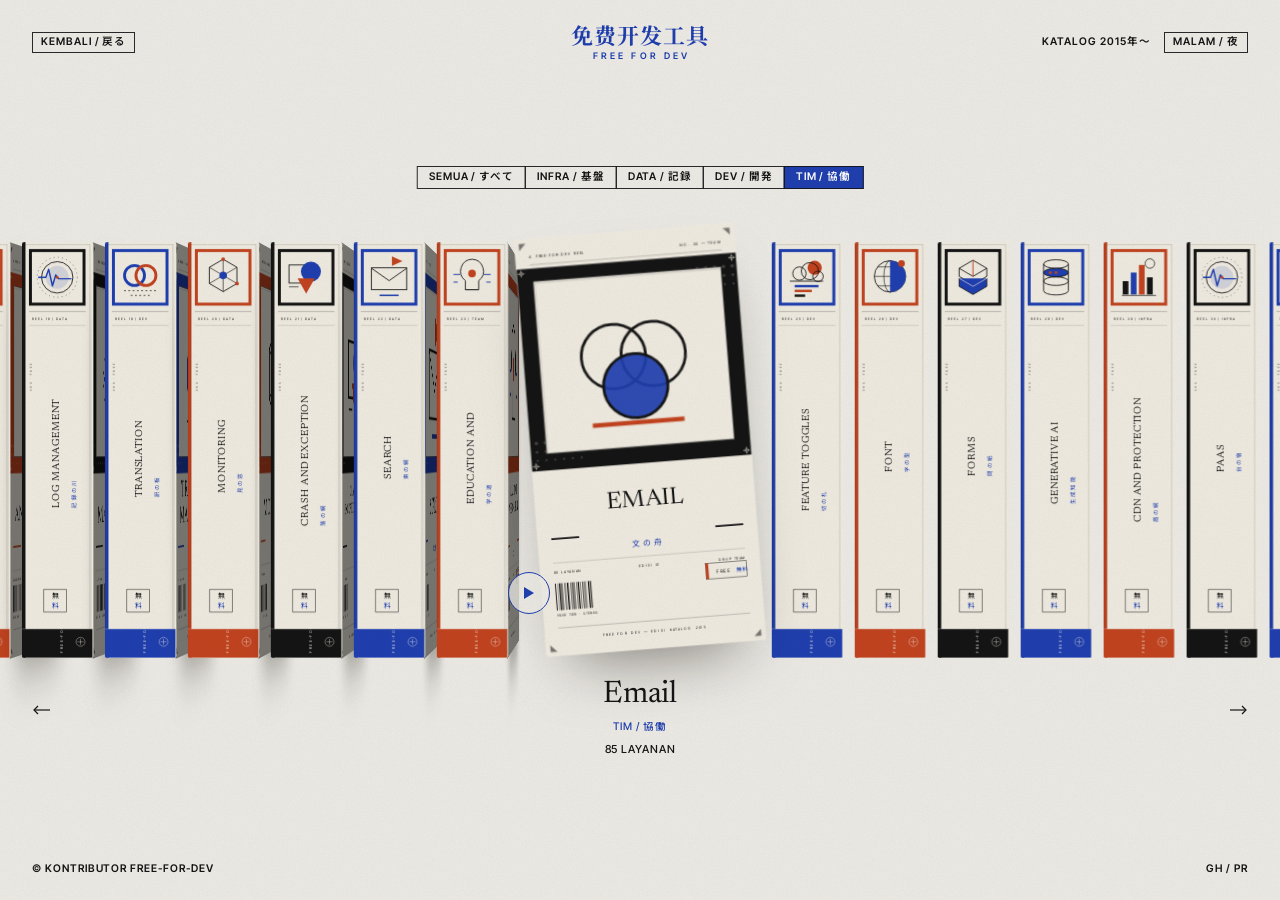
<file: index.html>
<!DOCTYPE html>
<html lang="id">
<head>
<meta charset="utf-8">
<meta name="viewport" content="width=device-width, initial-scale=1">
<title>Free for Dev — Rak Katalog Free Tier</title>
<link rel="preconnect" href="https://fonts.googleapis.com">
<link rel="preconnect" href="https://fonts.gstatic.com" crossorigin>
<link href="https://fonts.googleapis.com/css2?family=Inter+Tight:wght@500;600&family=Newsreader:ital,opsz,wght@0,6..72,400;1,6..72,400&family=Noto+Sans+JP:wght@500&family=Noto+Serif+SC:wght@700&display=swap" rel="stylesheet">
<style>
:root{
  --paper:#EDEBE6;
  --sheet:#F4F2ED;
  --ink:#141414;
  --muted:#6D6A63;
  --cobalt:#1F3FB0;
  --cobalt-solid:#1F3FB0;
  --vermilion:#C2431F;
  --rule:rgba(20,20,20,.9);
  --ringfill:rgba(237,235,230,.75);
  --grainblend:multiply;
  --grainop:.55;
  --ease:cubic-bezier(.2,.8,.2,1);
  --H:min(46vh,31vw);
}
:root[data-theme="dark"]{
  --paper:#15140F;
  --sheet:#1D1B15;
  --ink:#EDE9E0;
  --muted:#9E988A;
  --cobalt:#8A9DF2;
  --cobalt-solid:#2B49BE;
  --vermilion:#E2703F;
  --rule:rgba(237,233,224,.55);
  --ringfill:rgba(21,20,15,.75);
  --grainblend:screen;
  --grainop:.16;
}
*{box-sizing:border-box}
html,body{height:100%}
body{
  margin:0;background:var(--paper);color:var(--ink);
  font-family:"Inter Tight","Noto Sans JP",system-ui,sans-serif;
  overflow:hidden;-webkit-user-select:none;user-select:none;
  -webkit-font-smoothing:antialiased;text-rendering:optimizeLegibility;
  transition:background-color .5s var(--ease),color .5s var(--ease);
}
a{color:inherit;text-decoration:none}
button{font:inherit;color:inherit;background:none;border:0;padding:0}

.lbl{font-family:"Inter Tight","Noto Sans JP",system-ui,sans-serif;font-weight:600;
  font-size:10.5px;line-height:1;letter-spacing:.09em;text-transform:uppercase;white-space:nowrap}
.box{display:inline-flex;align-items:center;height:21px;padding:0 8px;border:1px solid var(--rule)}

/* ---------- top bar ---------- */
.top{position:fixed;top:0;left:0;width:100%;height:84px;padding:0 32px;z-index:20;
  display:grid;grid-template-columns:1fr auto 1fr;align-items:center}
.top .back{justify-self:start}
.top .right{justify-self:end;display:flex;align-items:center;gap:14px}
.logo{display:flex;flex-direction:column;align-items:center;gap:5px;color:var(--cobalt)}
.logo b{font-family:"Noto Serif SC",serif;font-weight:700;font-size:22px;line-height:1;letter-spacing:.04em}
.logo i{font-style:normal;font-weight:600;font-size:9px;line-height:1;letter-spacing:.34em;padding-left:.34em}
#theme{height:21px}

/* ---------- tabs ---------- */
.tabs{position:fixed;left:50%;transform:translateX(-50%);top:calc(50% - var(--H)/2 - 86px);
  z-index:20;display:flex;align-items:flex-start}
.tabs .ind{position:absolute;top:0;left:0;height:23px;width:40px;background:var(--cobalt-solid);
  transition:width .6s var(--ease),transform .6s var(--ease);z-index:0}
.tabs button{position:relative;z-index:1;height:23px;padding:0 11px;margin-left:-1px;
  border:1px solid var(--rule);display:inline-flex;align-items:center;background:transparent;
  transition:color .45s var(--ease);white-space:nowrap}
.tabs button:first-of-type{margin-left:0}
.tabs button.on{color:#fff}

/* ---------- shelf ---------- */
.shelf{position:fixed;left:0;width:100%;top:calc(50% - var(--H)/2 - 40px);height:calc(var(--H) + 80px);
  perspective:2200px;perspective-origin:50% 50%;touch-action:pan-y;z-index:10}
.stage{position:absolute;left:50%;top:50%;width:0;height:0;transform-style:preserve-3d}
.tape{position:absolute;width:0;height:0;transform-style:preserve-3d;will-change:transform}
.face{position:absolute;top:calc(var(--H) * -0.5);height:var(--H);border-radius:2px;overflow:hidden;
  backface-visibility:hidden;background:#EFEBE1}
.face .art{display:block;width:100%;height:100%}
.sp{width:var(--ws);left:calc(var(--ws) * -0.5);transform:translateZ(calc(var(--d) / 2))}
.cv{width:var(--d);left:calc(var(--d) * -0.5);transform:rotateY(90deg) translateZ(calc(var(--ws) / 2));
  box-shadow:0 30px 60px -28px rgba(20,16,10,.55)}
.face::after{content:"";position:absolute;inset:0;background:#000;opacity:var(--shade,0);pointer-events:none}

/* ---------- play ring ---------- */
.play{position:fixed;left:0;top:0;width:42px;height:42px;border-radius:50%;border:1px solid var(--cobalt);
  background:var(--ringfill);color:var(--cobalt);display:flex;align-items:center;justify-content:center;
  z-index:18;transform-origin:50% 50%;will-change:transform}
.play svg{display:block;margin-left:2px}

/* ---------- caption ---------- */
.cap{position:fixed;left:50%;transform:translateX(-50%);top:calc(50% + var(--H)/2 + 30px);
  width:min(92vw,760px);display:flex;flex-direction:column;align-items:center;gap:9px;
  pointer-events:none;z-index:15}
.cap .mask{overflow:hidden;width:100%;text-align:center;position:relative}
.cap .v{display:block;width:100%;will-change:transform}
.cap .t1{font-family:"Newsreader",Georgia,serif;font-size:31px;line-height:1.12;letter-spacing:-.01em;font-weight:400}
.cap .t2{color:var(--cobalt);font-weight:500}
.cap .t3{font-weight:500;font-size:11px;letter-spacing:.08em;text-transform:uppercase}

/* ---------- arrows ---------- */
.arrow{position:fixed;top:calc(50% + var(--H)/2 + 40px);width:44px;height:44px;z-index:16;
  display:flex;align-items:center;justify-content:center;color:var(--ink)}
.arrow.prev{left:20px}
.arrow.next{right:20px}

/* ---------- footer ---------- */
.foot{position:fixed;left:32px;right:32px;bottom:26px;display:flex;justify-content:space-between;
  align-items:center;z-index:20;color:var(--ink)}

/* ---------- grain ---------- */
.grain{position:fixed;inset:0;z-index:40;pointer-events:none;
  mix-blend-mode:var(--grainblend);opacity:var(--grainop);
  transition:opacity .5s var(--ease);
  background-image:url("data:image/svg+xml,%3Csvg xmlns='http://www.w3.org/2000/svg' width='220' height='220'%3E%3Cfilter id='n'%3E%3CfeTurbulence type='fractalNoise' baseFrequency='.85' numOctaves='3' stitchTiles='stitch'/%3E%3CfeColorMatrix type='matrix' values='0 0 0 0 .45 0 0 0 0 .42 0 0 0 0 .38 0 0 0 .22 0'/%3E%3C/filter%3E%3Crect width='220' height='220' filter='url(%23n)'/%3E%3C/svg%3E")}

/* ---------- custom cursor ---------- */
.cur{position:fixed;left:0;top:0;width:58px;height:58px;margin:-29px 0 0 -29px;z-index:100;
  pointer-events:none;display:none;will-change:transform}
.cur .ring{position:absolute;inset:0;border-radius:50%;border:1.5px solid var(--ink);
  transition:transform .5s var(--ease),background-color .4s var(--ease),border-color .4s var(--ease)}
.cur .dot{position:absolute;left:50%;top:50%;width:6px;height:6px;margin:-3px 0 0 -3px;border-radius:50%;
  background:var(--ink);transition:transform .4s var(--ease)}
.cur .lab{position:absolute;inset:0;display:flex;flex-direction:column;align-items:center;justify-content:center;
  gap:2px;color:#fff;font-family:"Inter Tight","Noto Sans JP",sans-serif;font-weight:600;font-size:10px;line-height:1.25;
  letter-spacing:.1em;transform:scale(0);transition:transform .45s var(--ease)}
.cur.spine .ring{transform:scale(.72)}
.cur.btn .ring{transform:scale(.55)}
.cur.btn .dot{transform:scale(0)}
.cur.open .ring{transform:scale(1.75);background:var(--cobalt-solid);border-color:var(--cobalt-solid)}
.cur.open .dot{transform:scale(0)}
.cur.open .lab{transform:scale(1)}
@media (pointer:fine){
  html,body,button,a{cursor:none}
  .cur.live{display:block}
}

/* ---------- detail ---------- */
.detail{position:fixed;inset:0;z-index:60;background:var(--sheet);visibility:hidden;
  display:grid;grid-template-columns:1fr 1fr;gap:4vw;padding:96px 6vw 72px 7vw;overflow-y:auto;
  align-items:start;overscroll-behavior:contain}
.dclose{position:fixed;top:32px;left:31px;z-index:3}
.dlogo{position:absolute;top:0;left:0;right:0;height:84px;display:flex;align-items:center;justify-content:center}
.dleft{display:flex;flex-direction:column;justify-content:flex-start;gap:16px;max-width:560px;width:100%;min-width:0;padding-top:2vh}
.dright{display:flex;align-items:flex-start;justify-content:center;align-self:start;position:sticky;top:0;height:calc(100vh - 168px)}
.posterwrap{height:100%;max-height:78vh;aspect-ratio:474/900;max-width:100%}
.posterwrap svg{display:block;width:100%;height:100%}
.rv{overflow:hidden;display:block}
.rv > .v{display:block;transform:translateY(110%);will-change:transform}
.dsub{color:var(--cobalt);font-weight:500}
.dtitle{font-family:"Newsreader",Georgia,serif;font-weight:400;font-size:clamp(34px,4.2vw,64px);
  line-height:1.02;letter-spacing:-.025em;margin:0;text-wrap:balance}
.dmeta{color:var(--muted)}
.dsyn{font-family:"Newsreader",Georgia,serif;font-size:17px;line-height:1.5;max-width:42ch;margin:0}
.dlist{list-style:none;margin:6px 0 0;padding:0;display:flex;flex-direction:column;gap:9px}
.dlist li{display:block;font-family:"Newsreader",Georgia,serif;font-size:14px;line-height:1.45;color:var(--muted)}
.dlist a,.dlist b{font-family:"Inter Tight","Noto Sans JP",system-ui,sans-serif;font-weight:600;font-size:10px;
  letter-spacing:.09em;text-transform:uppercase;color:var(--ink);border-bottom:1px solid transparent;white-space:normal}
.dlist a:hover{color:var(--cobalt);border-bottom-color:var(--cobalt)}
.dlist .dsc{color:var(--muted)}
.dlist .det{display:block;margin-top:2px;font-style:italic;font-size:12.5px;line-height:1.4;color:var(--muted)}
.dcred{font-family:"Newsreader",Georgia,serif;font-style:italic;font-size:15px;color:var(--muted)}
.dnote{color:var(--muted);font-size:9px;white-space:normal;line-height:1.5}
.dbtn{display:inline-flex;align-items:center;height:44px;padding:0 20px;margin-top:10px;
  border:1px solid var(--cobalt);color:var(--cobalt)}
.art text{font-family:"Inter Tight","Noto Sans JP",system-ui,sans-serif}
.art .cs{font-family:"Newsreader",Georgia,serif}

/* ---------- responsive ---------- */
@media (max-width:767px){
  :root{--H:min(60vw,40svh)}
  .top{height:64px;padding:0 16px}
  .logo b{font-size:17px}
  .logo i{font-size:7.5px}
  .top .lbl{font-size:9px}
  .top .right .career{display:none}
  .tabs{top:calc(50% - var(--H)/2 - 70px)}
  .tabs button{padding:0 7px;font-size:9px}
  .cap .t1{font-size:24px}
  .arrow.prev{left:6px}
  .arrow.next{right:6px}
  .foot{left:16px;right:16px;bottom:18px}
  .foot .lbl{font-size:9px}
  .detail{grid-template-columns:minmax(0,1fr);gap:24px;padding:84px 22px 40px;overflow-y:auto;overscroll-behavior:contain}
  .dright{order:-1;min-height:auto;position:static;height:auto}
  .posterwrap{height:46svh;width:auto}
  .dleft{padding-top:0}
  .dtitle{font-size:32px}
  .dsyn{font-size:16px}
  .dclose{top:21px;left:16px}
  .dlogo{height:64px}
  .dlist li{grid-template-columns:1fr;gap:2px}
}

@media (prefers-reduced-motion:reduce){
  *{transition-duration:.001ms !important;transition-delay:0ms !important}
}
</style>
</head>
<body>

<div class="top">
  <a class="lbl box back" href="https://github.com/ripienaar/free-for-dev" target="_blank" rel="noopener" data-btn>Kembali / 戻る</a>
  <div class="logo"><b>免费开发工具</b><i>FREE FOR DEV</i></div>
  <div class="right">
    <span class="lbl career">Katalog 2015年〜</span>
    <button id="theme" class="lbl box" aria-label="Ganti mode malam" data-btn>Malam / 夜</button>
  </div>
</div>

<nav class="tabs" id="tabs" aria-label="Grup kategori">
  <span class="ind" id="ind"></span>
  <button class="lbl" data-g="ALL" data-btn>Semua / すべて</button>
  <button class="lbl" data-g="INFRA" data-btn>Infra / 基盤</button>
  <button class="lbl" data-g="DATA" data-btn>Data / 記録</button>
  <button class="lbl" data-g="DEV" data-btn>Dev / 開発</button>
  <button class="lbl" data-g="TEAM" data-btn>Tim / 協働</button>
</nav>

<section class="shelf" id="shelf" aria-label="Rak katalog free tier">
  <div class="stage" id="stage"></div>
</section>

<button class="play" id="play" aria-label="Buka reel">
  <svg width="12" height="12" viewBox="0 0 12 12" aria-hidden="true"><polygon points="0,0 10,6 0,12" fill="currentColor"/></svg>
</button>

<div class="cap" id="cap" aria-live="polite">
  <div class="mask"><span class="v t1"></span></div>
  <div class="mask"><span class="v t2 lbl"></span></div>
  <div class="mask"><span class="v t3"></span></div>
</div>

<button class="arrow prev" id="prev" aria-label="Reel sebelumnya" data-btn>
  <svg width="18" height="10" viewBox="0 0 18 10" fill="none" aria-hidden="true">
    <path d="M5 1 L1 5 L5 9" stroke="currentColor" stroke-width="1.2"/>
    <path d="M1 5 H17" stroke="currentColor" stroke-width="1.2"/>
  </svg>
</button>
<button class="arrow next" id="next" aria-label="Reel berikutnya" data-btn>
  <svg width="18" height="10" viewBox="0 0 18 10" fill="none" aria-hidden="true">
    <path d="M13 1 L17 5 L13 9" stroke="currentColor" stroke-width="1.2"/>
    <path d="M17 5 H1" stroke="currentColor" stroke-width="1.2"/>
  </svg>
</button>

<div class="foot">
  <span class="lbl">© Kontributor free-for-dev</span>
  <span class="lbl"><a href="https://github.com/ripienaar/free-for-dev" target="_blank" rel="noopener" data-btn>GH</a> / <a href="https://github.com/ripienaar/free-for-dev/blob/master/CONTRIBUTING.md" target="_blank" rel="noopener" data-btn>PR</a></span>
</div>

<div class="grain"></div>

<div class="cur" id="cur">
  <span class="ring"></span><span class="dot"></span>
  <span class="lab">OPEN<span>開く</span></span>
</div>

<div class="detail" id="detail" role="dialog" aria-modal="true" aria-label="Detail reel">
  <button class="lbl box dclose" id="dclose" aria-label="Tutup detail" data-btn>Tutup / 閉じる</button>
  <div class="dlogo"><div class="logo"><b>免费开发工具</b><i>FREE FOR DEV</i></div></div>

  <div class="dleft">
    <div class="rv"><div class="v lbl dsub" id="dsub"></div></div>
    <div class="rv"><div class="v"><h2 class="dtitle" id="dtitle"></h2></div></div>
    <div class="rv"><div class="v lbl dmeta" id="dmeta"></div></div>
    <div class="rv"><div class="v"><p class="dsyn" id="dsyn"></p></div></div>
    <div class="rv"><div class="v"><ul class="dlist" id="dlist"></ul></div></div>
    <div class="rv"><div class="v dcred" id="dcred"></div></div>
    <div class="rv"><div class="v lbl dnote">Angka free tier adalah cuplikan — lihat repo untuk ketentuan terbaru.</div></div>
    <div class="rv"><div class="v"><a class="lbl dbtn" id="dbtn" href="https://github.com/ripienaar/free-for-dev" target="_blank" rel="noopener" data-btn>Baca daftar lengkap / 一覧を見る</a></div></div>
  </div>

  <div class="dright">
    <div class="posterwrap" id="posterwrap"></div>
  </div>
</div>

<script>
(function(){
"use strict";

/* ------------------------------------------------------------------ data */
const REELS = [{"title":"Major Cloud Providers","anchor":"major-cloud-providers","g":"INFRA","jp":"大手の雲","romaji":"OTE NO KUMO","e":[["Google Cloud Platform","https://cloud.google.com","","App Engine - 28 frontend instance hours per day, nine backend instance hours per day · Cloud Firestore - 1GB storage, 50,000 reads, 20,000 writes, 20,000 deletes per day · Compute Engine - 1 non-preemptible e2-micro, 30GB HDD, 5GB snapshot storage (restricted to certain regions), 1 GB network egress from North America to all region destinations (excluding China and Australia) per month · Cloud Storage - 5GB, 1GB network egress · Cloud Shell - Web-based Linux shell/primary IDE with 5GB of persistent storage. 60-hour limit per week"],["Amazon Web Services","https://aws.amazon.com","","CloudFront - 1TB egress/month, 10M HTTP requests, and 2M Function invocations/month · CloudWatch - 10 custom metrics and alarms, 1M API requests, 5GB of log data ingestion and 5GB of log data archive · CodeBuild - 100min of build time/month · CodeCommit - 5 active users, 5k repositories/account, 50GB storage/month and 10K requests/month · CodePipeline - 1 active pipeline/month"],["Microsoft Azure","https://azure.microsoft.com","","App Service - 10 web, mobile, or API apps (60 CPU minutes/day) · Functions - 1 million requests per month · DevTest Labs - Enable fast, easy, and lean dev-test environments · Active Directory - 500,000 objects · Active Directory B2C - 50,000 monthly stored users"],["Oracle Cloud","https://www.oracle.com/cloud/","","Compute · 2 AMD-based Compute VMs with 1/8 OCPU and 1 GB memory each · 2 Arm-based Ampere A1 cores and 12 GB of memory usable as one VM or up to 2 VMs · Instances will be reclaimed when deemed idle · Block Volume - 2 volumes, 200 GB total (used for compute)"],["IBM Cloud","https://www.ibm.com/cloud/free/","","Cloudant database - 1 GB of data storage · Db2 database - 100MB of data storage · API Connect - 50,000 API calls per month · Availability Monitoring - 3 million data points per month · Log Analysis - 500MB of daily log"],["Cloudflare","https://www.cloudflare.com/","","Application Services - Free DNS for an unlimited number of domains, DDoS Protection, CDN along with free SSL, Firewall rules and page rules, WAF, Bot Mitigation, Free Unmetered Rate Limiting - 1 rule per domain, Analytics, Email forwarding · Zero Trust &amp; SASE - Up to 50 Users, 24 hours of activity logging, three network locations · Cloudflare Tunnel - You can expose locally running HTTP port over a tunnel to a random subdomain on trycloudflare.com use Quick Tunnels, No account required. More features (TCP tunnel, Load balancing, VPN) in Zero Trust Free Plan. · Workers - Deploy serverless code for free on Cloudflare's global network-100k daily requests. · Workers KV - 100k read requests per day, 1000 write requests per day, 1000 delete requests per day, 1000 list requests per day, 1 GB stored data"],["Zoho","https://www.zoho.com","Started as an e-mail provider but now provides a suite of services, some of which have free plans. List of services having free plans :","Catalyst by Zoho - PaaS/full-stack cloud platform with a generous free tier · Zoho Apptics - Unified and actionable product analytics to monitor performance, analyze user behavior and collect feedback for mobile, web, and desktop apps with generous Free Forever plan. · Email Free for 5 users. 5GB/user &amp; 25 MB attachment limit, one domain. · Zoho Assist - Zoho Assist's forever free plan includes one concurrent remote support license and Access to 5 unattended computer licenses for unlimited duration available for both professional and personnel use. · Sprints Free for 5 users,5 Projects &amp; 500MB storage."]]},{"title":"Cloud management solutions","anchor":"cloud-management-solutions","g":"INFRA","jp":"雲の管理","romaji":"KUMO NO KANRI","e":[["Brainboard","https://www.brainboard.co","Collaborative solution to visually build and manage cloud infrastructures from end-to-end.",""],["Cloud 66","https://www.cloud66.com/","Free for personal projects (includes one deployment server, one static site), Cloud 66 gives you everything you need to build, deploy, and grow your applications on any cloud without the headache of the “server stuff.”.",""],["Cloud Cost Analyzer","https://cca.dragonfractal.com/","Scan AWS and Azure for cost waste with 92 automated checks including idle NAT gateways, gp2 volumes, and over-provisioned instances. Get savings estimates in a read-only, developer-first CLI. Free tier covers up to 5,000 resources per scan on one AWS account. Paid tiers add resource IDs and exact remediation steps.",""],["deployment.io","https://deployment.io","Deployment.io helps developers automate deployments on AWS. On our free tier, a developer (single user) can deploy unlimited static sites, web services, and environments. We provide 10 job executions free per month with previews and auto-deploys included in the free tier.",""],["Parsivex","https://www.parsivex.com","Parsivex scans your AWS account for idle EC2, unattached EBS, oversized RDS, stale snapshots, NAT gateway overuse etc. Free tier provides a monthly scan for one AWS account and returns total monthly waste plus a category breakdown. Paid plans give access to itemized findings and scheduled re-scans.",""],["Pulumi","https://www.pulumi.com/","Modern infrastructure as a code platform that allows you to use familiar programming languages and tools to build, deploy, and manage cloud infrastructure.",""],["scalr.com","https://scalr.com/","Scalr is a Terraform Automation and COllaboration (TACO) product used to better collaboration and automation on infrastructure and configurations managed by Terraform. Full Terraform CLI support, OPA integration, and a hierarchical configuration model. No SSO tax. All features are included. Use up to 50 runs/month for free.",""]]},{"title":"Source Code Repos","anchor":"source-code-repos","g":"DEV","jp":"源の蔵","romaji":"MINAMOTO NO KURA","e":[["Bitbucket","https://bitbucket.org/","Unlimited public and private Git repos for up to 5 users with Pipelines for CI/CD",""],["Codeberg","https://codeberg.org/","Unlimited public and private Git repos for free and open-source projects (with unlimited collaborators). Powered by [Forgejo](https://forgejo.org/). Static website hosting with [Codeberg Pages](https://codeberg.page/). CI/CD hosting with [Codeberg's CI](https://docs.codeberg.org/ci/). Translating hosting with [Codeberg Translate](https://translate.codeberg.org/). Includes Package and Container hosting, Project management, and Issue Tracking",""],["framagit.org","https://framagit.org/","Framagit is the software forge of Framasoft based on the Gitlab software includes CI, Static Pages, Project pages and Issue tracking.",""],["GitGud","https://gitgud.io","Unlimited private and public repositories. Free forever. Powered by GitLab &amp; Sapphire. Includes CI/CD, Static Hosting, Container Registry, Project Management and Issue Tracking.",""],["GitHub","https://github.com/","Unlimited public repositories and unlimited private repositories (with unlimited collaborators). Includes CI/CD, Development Environment, Static Hosting, Package and Container hosting, Project management and AI Copilot",""],["gitlab.com","https://about.gitlab.com/","Unlimited public and private Git repos with up to 5 collaborators. Includes CI/CD, Static Hosting, Container Registry, Project Management and Issue Tracking",""],["heptapod.net","https://foss.heptapod.net/","Heptapod is a friendly fork of GitLab Community Edition providing support for Mercurial",""],["pijul.com","https://pijul.com/","Unlimited free and open source distributed version control system. Its distinctive feature is based on a sound theory of patches, which makes it easy to learn, use, and distribute. Solves many problems of git/hg/svn/darcs.",""],["projectlocker.com","https://projectlocker.com","One free private project (Git and Subversion) with 50 MB of space",""],["RocketGit","https://rocketgit.com","Repository Hosting based on Git. Unlimited Public and private repositories.",""],["savannah.gnu.org","https://savannah.gnu.org/","Serves as a collaborative software development management system for free Software projects (for GNU Projects)",""],["savannah.nongnu.org","https://savannah.nongnu.org/","Serves as a collaborative software development management system for free Software projects (for non-GNU projects)",""]]},{"title":"APIs, Data, and ML","anchor":"apis-data-and-ml","g":"DEV","jp":"呼の網","romaji":"KO NO AMI","e":[["Abstract API","https://www.abstractapi.com","API suite for various use cases, including IP geolocation, phone number validation, or email validation.",""],["AlphaAI","https://alphai.io/developers","Financial news API and MCP server. Every article gets per-ticker impact analysis, a category, and a 1-10 relevance score, and SEC Form 4 insider filings are turned into scored events. The free tier includes 20 requests per minute and 100 requests per day on both REST and MCP, no card required.",""],["AnyHook","https://anyhook.net","Inbound webhook relay: point a Stripe, GitHub or LINE bot webhook at it and it stores each event before delivering to your handler, retries automatically when your endpoint is down, and keeps a log you can replay from. Endpoints can be created from the API with no account. Free plan includes 3,000 events/month, 1 app, 3 retries and 3 days of retention, no credit card.",""],["Apify","https://www.apify.com/","Web scraping and automation platform to create an API for any website and extract data. Ready-made scrapers, integrated proxies, and custom solutions. Free plan with $5 platform credits included every month.",""],["APITemplate.io","https://apitemplate.io","Auto-generate images and PDF documents with a simple API or automation tools like Zapier &amp; Airtable. No CSS/HTML is required. The free plan comes with 50 images/month and three templates.",""],["APIVerve","https://apiverve.com","Get instant access to over 120+ APIs for free, built with quality, consistency, and reliability in mind. The free plan covers up to 50 API Tokens per month. (Possibly taken down, 2025-06-25)",""],["App AI Gateway","https://appaigateway.com/","Gateway/proxy for calling AI providers from iOS applications without shipping provider keys or building your own backend. Only allows requests from your real app via App Attest, with rate limits and budgets per user and per app. The free plan includes 1,000 requests per month, no card required.",""],["Beeceptor","https://beeceptor.com","No-code, cloud-based platform for mocking and debugging multi-protocol APIs (REST, SOAP, gRPC &amp; GraphQL), providing instant servers with rules-based logic, CRUD &amp; stateful mocking, proxying, and CORS management for faster integration and testing. The free plan includes 50 requests per day and provides a public dashboard/endpoint where anyone with the dashboard URL can view submitted requests and responses.",""],["BigDataCloud","https://www.bigdatacloud.com/","Provides fast, accurate, and free (Unlimited or up to 10K-50K/month) APIs for modern web like IP Geolocation, Reverse Geocoding, Networking Insights, Email and Phone Validation, Client Info and more.",""],["Brave Search API","https://brave.com/search/api/","Independent web, news, image, video search and AI/LLM context API, suitable for RAG pipelines and AI agents. Free tier includes $5 in monthly credits (credit card required for verification).",""],["Browse AI","https://www.browse.ai","Extracting and monitoring data on the web. 1k credits per month for free, equals 1k concurrent requests.",""],["Calendarific","https://calendarific.com","Enterprise-grade Public holiday API service for over 200 countries. The free plan includes 500 calls per month.",""],["Canopy","https://www.canopyapi.co/","GraphQL API for Amazon.com product, search, and category data. The free plan includes 100 calls per month.",""],["CarAPI.dev","https://carapi.dev","Comprehensive automotive data API with VIN decoding, stolen vehicle checks, vehicle valuation, inspection data, and more. Free tier includes 100 requests/month across all 9 endpoints.",""],["CatchDoms","https://catchdoms.com","Aggregator of expired and dropping domain listings from 16 marketplaces, with SEO enrichment (backlinks, Trust Flow, Wayback history) and a quality score. Free plan: 10 unlocked listings, 5 favorites, 3 saved searches. 7-day Pro trial on signup includes full REST API and MCP server access.",""],["Cloudmersive","https://cloudmersive.com/","Utility API platform with full access to expansive API Library including Document Conversion, Virus Scanning, and more with 600 calls/month, North America AZ only, 2.5MB maximum file size.",""],["CometML","https://www.comet.com/site/","The MLOps platform for experiment tracking, model production management, model registry, and complete data lineage, covering your workflow from training to production. Free for individuals and academics.",""],["Commerce Layer","https://commercelayer.io","Composable commerce API that can build, place, and manage orders from any front end. The developer plan allows 100 orders per month and up to 1,000 SKUs for free.",""],["Composio","https://composio.dev/","Integration platform for AI Agents and LLMs. Integrate over 200+ tools across the agentic internet.",""],["Conversion Tools","https://conversiontools.io/","Online File Converter for documents, images, video, audio, and eBooks. REST API is available. Libraries for Node.js, PHP, Python. Support files up to 50 GB (for paid plans). The free tier is limited by file size (20MB) and number of conversions (30/Day, 300/Month).",""],["cors.dev","https://cors.dev/","CORS proxy for calling third-party APIs from frontend code: prefix any HTTPS URL with `https://proxy.cors.dev/`. Free without signup or an API key for GET and HEAD requests, 600 requests per minute per IP, responses up to 1 MiB, no monthly quota.",""],["Country-State-City Microservice API","https://country-state-city.rebuscando.info/","API and Microservice to provides a wide range of information including countries, regions, provinces, cities, postal codes, and much more. The free tier includes up to 100 requests per day.",""],["Coupler","https://www.coupler.io/","Data integration tool that syncs between apps. It can create live dashboards and reports, transform and manipulate values, and collect and back up insights. The free plan is limited to one user, data connection, data source, and data destination. Also requires manual data refresh.",""],["CraftMyPDF","https://craftmypdf.com","Auto-Generate PDF documents from reusable templates with a drop-and-drop editor and a simple API. The free plan comes with 100 PDFs/month and three templates.",""],["Cube","https://cube.dev/","Cube helps data engineers and application developers access data from modern data stores, organize it into consistent definitions, and deliver it to every application. The fastest way to use Cube is with Cube Cloud, which has a free tier limited to 1,000 queries per day.",""],["CurlHub","https://curlhub.io","Proxy service for inspecting and debugging API calls. The free plan includes 10,000 requests per month.",""],["CurrencyScoop","https://currencyscoop.com","Realtime currency data API for fintech apps. The free plan includes 5,000 calls per month.",""],["CustomJS","https://www.customjs.io","HTML to PDF or PDF to PNG/Text &amp; PDF merging/extraction/merging APIs. Free tier has 600 calls a month.",""],["Data Fetcher","https://datafetcher.com","Connect Airtable to any application or API with no code. Postman-like interface for running API requests in Airtable. Pre-built integrations with dozens of apps. The free plan includes 100 runs per month.",""],["Dataimporter.io","https://www.dataimporter.io","Tool for connecting, cleaning, and importing data into Salesforce. Free Plan includes up to 20,000 records per month.",""],["Datalore","https://datalore.jetbrains.com","Python notebooks by Jetbrains. Includes 10 GB of storage and 120 hours of runtime each month.",""],["DB Designer","https://www.dbdesigner.net/","Cloud-based Database schema design and modeling tool with a free starter plan of 2 Database models and ten tables per model.",""],["DB-IP","https://db-ip.com/api/free","Free IP geolocation API with 1k request per IP per day.lite database under the CC-BY 4.0 License is free too.",""],["DeepAR","https://developer.deepar.ai","Augmented reality face filters for any platform with one SDK. The free plan provides up to 10 monthly active users (MAU) and tracks up to 4 faces",""],["Deepnote","https://deepnote.com","A new data science notebook. Jupyter is compatible with real-time collaboration and running in the cloud. The free tier includes unlimited personal projects, unlimited basic machines with 5GB RAM and 2vCPU, and teams with up to 3 editors.",""],["Compare JSON","https://comparejson.com","An online tool for comparing differences between two JSON data structures, helping you quickly locate the differences in JSON data.",""],["Disease.sh","https://disease.sh/","A free API providing accurate data for building the Covid-19 related useful Apps.",""],["DocSpring","https://docspring.com","Fill out PDF forms, generate PDFs and Word documents, and collect e-signatures. Free developer plan includes unlimited test PDFs and 10 filled PDFs per month. Up to 10 templates, 2 users, and 2 integrations. No credit card required and no time limits.",""],["Doczilla","https://www.doczilla.app/","SaaS API empowering the generation of screenshots or PDFs directly from HTML/CSS/JS code. The free plan allows 250 documents month.",""],["Doppio","https://doppio.sh/","Managed API to generate and privately store PDFs and Screenshots using top rendering technology. The free plan allows 400 PDFs and Screenshots per month.",""],["Doqlo","https://doqlo.com/","Bulk fill and mail merge PDF forms from CSV using the web app or Public API. The free plan includes 100 output PDFs/month.",""],["Dynamic Document API","https://dynamicdocumentapi.com/","Turn data into pixel-perfect PDFs and images. The free plan includes 50 renders per month and access to 2 templates from the template gallery or your own.",""],["DynamicDocs","https://advicement.io","Generate PDF documents with JSON to PDF API based on LaTeX templates. The free plan allows 50 API calls per month and access to a library of templates.",""],["Earnings Feed","https://earningsfeed.com/api","Real-time SEC filings, insider trades, and institutional holdings API. Free tier includes 15 requests per minute.",""],["Estuary","https://estuary.dev/","Real-time data integration platform for CDC, streaming, and batch data integration with 200+ managed connectors. Free plan includes 10 GB/month of data movement and up to 2 connector instances, with no time limit and no credit card required.",""],["Export SDK","https://exportsdk.com","PDF generator API with drag-and-drop template editor that provides an SDK and no-code integrations. The free plan has 250 monthly pages, unlimited users, and three templates.",""],["Financial Data","https://financialdata.net/","Stock market and financial data API. Free plan allows 300 requests per day.",""],["finlight","https://finlight.me","Real-time financial news API with entity resolution (tickers, ISIN) and sentiment tagging, available over REST, WebSocket, webhooks and an MCP server. Free tier: 5,000 requests/month on both REST and MCP, 12-hour delayed articles, no card required.",""],["Firecrawl","https://www.firecrawl.dev/","API that crawls websites and converts them into clean, LLM-ready markdown or structured data, handling JavaScript rendering, proxies, and rate limits. The free plan includes 1,000 credits per month with no credit card required.",""],["flaky","https://flakyapi.dev","A mock API where you can paste your JSON and simulate API problems like delays, errors, failed requests, and malformed responses. 1,000 requests per day without a key, or 10,000 requests per day with a free key. There is no paid tier.",""],["Formfeed","https://formfeed.dev","API for PDF and image generation from JSON with a simple API or automation tools like Zapier &amp; Make. The free plan includes 100 free PDF conversions per month.",""],["FraudLabs Pro","https://www.fraudlabspro.com","Screen an order transaction for credit card payment fraud. This REST API will detect all possible fraud traits based on the input parameters of an order. The Free Micro plan has 500 transactions per month.",""],["FreeIPAPI","https://freeipapi.com","Free, Fast and Reliable IP Geolocation API for commercial and non-commercial users available in JSON",""],["Geolocated.io","https://geolocated.io","IP Geolocation API with multi-continent servers, offering a free plan with 2,000 requests per day.",""],["Hex","https://hex.tech/","a collaborative data platform for notebooks, data apps, and knowledge libraries. Free community tier with up to five projects.",""],["Hook0","https://www.hook0.com/","Hook0 is an open-source Webhooks-as-a-service (WaaS) that makes it easy for online products to provide webhooks. Dispatch up to 100 events/day with seven days of history retention for free.",""],["Hoppscotch","https://hoppscotch.io","A free, fast, and beautiful API request builder.",""],["HS Ping","https://hsping.com","A multi-country HS (Harmonized System) and HTS (Harmonized Tariff System) code lookup API, with a free plan offering 100 lookups/day.",""],["huggingface.co","https://huggingface.co","Build, train, and deploy NLP models for Pytorch, TensorFlow, and JAX. Free up to 30k input characters/mo.",""],["Insomnia","https://insomnia.rest","Open-source API client for designing and testing APIs, it supports REST and GraphQL",""],["Inngest","https://www.inngest.com","Durable execution and event-driven workflows for TypeScript, Python, and Go. Hobby plan is free with 50k executions/month, 5 concurrent steps, 500k events ingested, and no credit card required.",""],["Invantive Cloud","https://cloud.invantive.com/","Access over 70 (cloud)platforms such as Exact Online, Twinfield, ActiveCampaign or Visma using Invantive SQL or OData4 (typically Power BI or Power Query). Includes data replication and exchange. Free plan for developers and implementation consultants. Free for specific platforms with limitations in data volumes.",""],["IP Geolocation API by ipwho.org","https://ipwho.org/","2,000 free requests per day. Fast, enterprise grade API at non-enterprise prices. Trusted by developers, corporate, government and education clients. Servers in 12+ regions.",""],["IP Geolocation API","https://www.abstractapi.com/ip-geolocation-api","IP Geolocation API from Abstract - Allows 1,000 free requests.",""],["IP Geolocation","https://ipgeolocation.io/","IP Geolocation API - Forever free plan for developers with a 1,000 requests per day limit.",""],["ip-api","https://ip-api.com","IP Geolocation API, Free for non-commercial use, no API key required, limited to 45 req/minute from the same IP address for the free plan.",""],["IP.City","https://ip.city","100 Free IP geolocation requests per day",""],["IP2Location.io","https://www.ip2location.io/","Freemium, fast, and reliable IP geolocation API. Get data like city, coordinates, ISP, ASN, AS data and more. The free plan includes 50k credits per month. IP2Location.io also offers 500 free WHOIS and hosted domain lookups per month. See domain registration details and find domains hosted on a specific IP. Upgrade to a paid plan for more features.",""],["Proxmint GeoIP","https://proxmint.com/tools/ip-lookup","Free IP → country/city/ASN JSON API, no key, CORS-open. MaxMind GeoLite2.",""],["ip2geo.dev","https://ip2geo.dev","IP geolocation API to convert IP addresses into location data including city, country, timezone, ASN, and currency. The free plan includes 1,000 requests per month.",""],["IP99","https://ip99.com/","IP risk and geolocation API with passive DNS and certificate transparency. Free without a key: 500 IP lookups/day; 10 domain/cert trial lookups/day.",""],["ipaddress.sh","https://ipaddress.sh","Simple service to get a public IP address in different [formats](https://about.ipaddress.sh/).",""],["ipapi.is","https://ipapi.is/","A reliable IP Address API from Developers for Developers with the best Hosting Detection capabilities that exist. The free plan offers 1000 lookups without signup.",""],["ipapi","https://ipapi.co/","IP Address Location API by Kloudend, Inc - A reliable geolocation API built on AWS, trusted by Fortune 500. The free tier offers 30k lookups/month (1k/day) without signup.",""],["ipbase.com","https://ipbase.com","IP Geolocation API - Forever free plan that spans 150 monthly requests.",""],["IPinfo","https://ipinfo.io/","Fast, accurate, and free (up to 50k/month) IP address data API. Offers APIs with details on geolocation, companies, carriers, IP ranges, domains, abuse contacts, and more. All paid APIs can be trialed for free.",""],["IPLocate","https://www.iplocate.io","IP Geolocation API, free up to 1,000 requests/day. Includes proxy/VPN/hosting detection, ASN data, IP to Company, and more. IPLocate also offers free downloadable IP to Country and IP to ASN databases in CSV or GeoIP-compatible MMDB formats.",""],["IPTrace","https://iptrace.io","An embarrassingly simple API that provides your business with reliable and helpful IP geolocation data with 50,000 free lookups per month.",""],["JSON IP","https://getjsonip.com","Returns the Public IP address of the client it is requested from. No registration is required for the free tier. Using CORS, data can be requested using client-side JS directly from the browser. Useful for services monitoring change in client and server IPs. Unlimited Requests.",""],["JSON to Table","https://jsontotable.org","Convert JSON into an interactive table for quick viewing, editing, and sharing online.",""],["JSON2Video","https://json2video.com","A video editing API to automate video marketing and social media videos, programmatically or with no code.",""],["JSONing","https://jsoning.com/api/","Create a fake REST API from a JSON object, and customize HTTP status codes, headers, and response bodies.",""],["Jsonpage","https://jsonpage.com/en/","Company data API for France and 13 other countries (SIREN, SIRET, VAT check). Free plan: 1,000 requests per day, no credit card.",""],["Labelixa","https://labelixa.com","Zebra ZPL label rendering and validation API and browser viewer. Free tier includes an anonymous rendering quota and barcode generation with no watermark, no card required.",""],["LayerCall","https://www.layercall.com","Fraud and trust scoring for an IP, email, phone, domain or device in one call, plus authorization and Web Bot Auth verification for AI agents. 1,000 lookups/month free, no card required.",""],["LoginLlama","https://loginllama.app","A login security API to detect fraudulent and suspicious logins and notify your customers. Free for 1,000 logins per month.",""],["Market Data API","https://www.marketdata.app","Provides real-time and historical financial data for stocks, options, mutual funds, and more. The Free Forever API tier allows for 100 daily API requests at no charge.",""],["Maxim AI","https://getmaxim.ai/","Simulate, evaluate, and observe your AI agents. Maxim is an end-to-end evaluation and observability platform, helping teams ship their AI agents reliably and &gt;5x faster. Free forever for indie developers and small teams (3 seats).",""],["microlink.io","https://microlink.io/","It turns any website into data such as metatags normalization, beauty link previews, scraping capabilities, or screenshots as a service. 50 requests per day, every day free.",""],["Mintlify","https://mintlify.com","Modern standard for API documentation. Beautiful and easy-to-maintain UI components, in-app search, and interactive playground. Free for 1 editor.",""],["MockAPI","https://www.mockapi.io/","MockAPI is a simple tool that lets you quickly mock up APIs, generate custom data, and perform operations using a RESTful interface. MockAPI is meant to be a prototyping/testing/learning tool. One project/2 resources per project for free.",""],["Mockerito","https://mockerito.com/","Free mock REST API service providing realistic data across 9 domains (e-commerce, finance, healthcare, education, recruitment, social media, stock markets, weather, and aviation). No mandatory signup, no API keys, unlimited requests. Perfect for frontend prototyping, API testing, learning and teaching web development.",""],["Mockfly","https://www.mockfly.dev/","Mockfly is a trusted development tool for API mocking and feature flag management. Quickly generate and control mock APIs with an intuitive interface. The free tier offers 500 requests per day.",""],["Mocko.dev","https://mocko.dev/","Proxy your API, choose which endpoints to mock in the cloud and inspect traffic, for free. Speed up your development and integration tests.",""],["Multi-Exit IP Address Checker","https://ip.alstra.ca/","A free and simple tool to check your exit IP address across multiple nodes and understand how your IP appears to different global regions and services. Useful for testing rule-based DNS splitting tools such as Control D.",""],["NASdisks Drive Data API","https://www.nasdisks.com/data/","Free, no-key, CORS-enabled API for NAS HDD/SSD specifications, per-model CMR/SMR classification, and annualized failure rates derived from Backblaze Drive Stats. Returns JSON or CSV, CC BY 4.0, no signup.",""],["Network Data Labs","https://www.networkdatalabs.com","An IP geolocation API with accuracy radius and confidence level, ASN, and Tor, known VPN, privacy relay and hosting signals. The free plan includes 1,000 requests per day.",""],["News API","https://newsapi.org","Search news on the web with code, and get JSON results. Developers get 100 queries free each day. Articles have a 24 hour delay.",""],["nosocial Embed API","https://nosocial.eu/api-docs","A free API for developers to embed public posts from X, Instagram, TikTok, YouTube, Bluesky, Threads, Facebook, Telegram, Reddit, and LinkedIn on their websites. It returns the embed HTML and any required scripts as JSON. No API key and no request limits.",""],["OCR.Space","https://ocr.space/","An OCR API parses image and pdf files that return the text results in JSON format. 25,000 requests per month are free and a 1MB file size limit.",""],["OpenAPI3 Designer","https://openapidesigner.com/","Visually create Open API 3 definitions for free.",""],["Orshot","https://orshot.com","Automate Videos, PDFs and Images from templates via API, n8n, Zapier and AI Agents. Design templates in a visual editor (or import from Canva or Figma), then automate bulk generation from your data source. The free plan includes 100 render credits every month.",""],["Parseur","https://parseur.com","20 free pages/month: Extract data from PDFs, emails. AI powered. Full API access.",""],["PDF-API.io","https://pdf-api.io","PDF Automation API, visual template editor or HTML to PDF, dynamic data integration, and PDF rendering with an API. The free plan comes with one template, 100 PDFs/month.",""],["PDFBolt","https://pdfbolt.com","Developer-focused PDF generation API designed with privacy in mind. It offers Stripe-inspired documentation and includes 500 free PDF conversions per month.",""],["Pexafy","https://docs.pexafy.com","Semantic image search API across 9 free photo sources (Unsplash, Pexels, Pixabay, Kaboompics &amp; more), 9M+ photos under one JSON schema instead of one integration per source. Plain-language queries, reverse image search, filters on color, orientation and license. CORS is open on read endpoints, so it runs from the browser. The free plan includes 5,000 API requests/month and 1 key, no app review.",""],["Pixela","https://pixe.la/","Free daystream database service. All operations are performed by API. Visualization with heat maps and line graphs is also possible.",""],["PolyDoc","https://polydoc.tech","REST API for HTML to PDF and screenshot generation. Including templates, PDF/A and PDF/UA output, privacy-focused, and more features. The free plan includes 150 conversions/month.",""],["Posthook","https://posthook.io","Schedule webhooks to fire at a future time with automatic retries, delivery tracking, and failure alerting. Free plan includes 1,000 webhooks per month.",""],["Postman","https://postman.com","Simplify workflows and create better APIs - faster - with Postman, a collaboration platform for API development. Use the Postman App for free forever. Postman cloud features are also free forever with certain limits.",""],["PrefectCloud","https://www.prefect.io/cloud/","A complete platform for dataflow automation. Free plan includes 5 deployed workflows and 500 minutes of serverless compute credits per month.",""],["Preset Cloud","https://preset.io/","A hosted Apache Superset service. Forever free for teams of up to 5 users, featuring unlimited dashboards and charts, a no-code chart builder, and a collaborative SQL editor.",""],["Publora","https://publora.com","Publishing API: post or schedule to 10 social networks with one HTTPS call, or from an AI agent over MCP. Free forever: 15 posts/month, 3 connected accounts, all networks except X.",""],["Reducto","https://reducto.ai","Turn any unstructured documents (PDF, XLSX, JPG, PPTX, etc.) into structured JSON data. Parse, extract data, and edit PDF forms. Free tier with 15k free credits and pay-as-you-go.",""],["Rendi","https://rendi.dev","FFmpeg API - A REST API for FFmpeg, run FFmpeg online without handling the infrastructure. Free tier with monthly processing quota and 4 vCPUs available.",""],["RequestBin.com","https://requestbin.com","Create a free endpoint to which you can send HTTP requests. Any HTTP requests sent to that endpoint will be recorded with the associated payload and headers so you can observe recommendations from webhooks and other services.",""],["Rizamo","https://rizamo.com","Social media publishing API: schedule and publish to Instagram, Facebook, TikTok, Threads, YouTube and more over REST, webhooks or an MCP server for AI agents, with comment inbox and analytics. Free forever for 2 connected accounts, unlimited posts, every feature included, no credit card.",""],["ROIC.ai","https://www.roic.ai/","Financial Data API: income statements, balance sheets and cash flows, and earnings call transcripts (with audio and slides) for 68k+ companies. Free tier: 5 requests/minute, 2 years of history, no credit card.",""],["Simplescraper","https://simplescraper.io","Trigger your webhook after each operation. The free plan includes 100 cloud scrape credits.",""],["Geekflare API","https://geekflare.com/api/","Geekflare API lets you scrape websites into Markdown, take screenshots, perform TLS scans and DNS lookups, test load times, and more. The free plan offers 500 API credits per month (e.g., 500 DNS lookups, 250 web scrapes, or 100 screenshots). See [credit mapping](https://docs.geekflare.com/api/api-credit-mapping).",""],["SmartParse","https://smartparse.io","SmartParse is a data migration and CSV to API platform that offers time- and cost-saving developer tools. The Free tier includes 300 Processing Units per month, Browser uploads, Data quarantining, Circuit breakers, and Job Alerts.",""],["Sofodata","https://www.sofodata.com/","Create secure RESTful APIs from CSV files. Upload a CSV file and instantly access the data via its API allowing faster application development. The free plan includes 2 APIs and 2,500 API calls per month. You don't need a credit card.",""],["Svix","https://www.svix.com/","Webhooks as a Service. Send up to 50,000 messages/month for free.",""],["Tavily AI","https://tavily.com/","API for online search and rapid insights and comprehensive research, with the capability of organization of research results. 1000 request/month for the Free tier with No credit card required.",""],["TemplateFox","https://pdftemplateapi.com","PDF generation API with a visual template editor, dynamic data merging, and SDKs for 7 languages. Free plan includes 60 PDFs/month and 3 templates.",""],["The IP API","https://theipapi.com/","IP Geolocation API with 1000 free requests / day. Provides information about the location of an IP address, including country, city, region, and more.",""],["TimeLogic API","https://timelogicapi.com","World time and timezone API with cryptographically signed JSON responses, so you can verify the time wasn't tampered with. Get the current time by timezone, IP address or coordinates, convert between zones, check DST changes, and do business-day date math. WorldTimeAPI-compatible endpoints for apps that used worldtimeapi.org. Free plan includes 10,000 requests/month on all endpoints.",""],["timezone.io","https://www.timezone.io/docs/worldtimeapi","Current time, UTC offset and DST for any time zone or IP address, compatible with the shut-down WorldTimeAPI (clients only change the host). Free with no API key or sign-up, 60 requests/minute per IP, over HTTPS or plain HTTP.",""],["TinyMCE","https://www.tiny.cloud","rich text editing API. Core features are free for unlimited usage.",""],["Tomorrow.io Weather API","https://www.tomorrow.io/weather-api/","Offers free plan of weather API. Provides accurate and up-to-date weather forecasting with global coverage, historical data and weather monitoring solutions.",""],["Treblle","https://www.treblle.com","Treblle helps teams build, ship, and govern APIs. With advanced API log aggregation, observability, docs, and debugging. You get all features for free, but there is a limit of up to 250k requests per month on the free tier.",""],["Trophy","https://trophy.so","Trophy is the gamification layer for consumer apps. Use pre-built APIs and open-source UI components to ship achievements, streaks, points, leaderboards and more. Free for up to 1,000 monthly active users.",""],["UniRateAPI","https://unirateapi.com","Real-time exchange rates for 590+ currencies and crypto. Unlimited API calls on the free plan, perfect for developers and finance apps.",""],["URLpipe","https://urlpipe.dev","Read any page after its JavaScript runs: Markdown, screenshots, metadata, console errors and Lighthouse audits. Free 1000 credits per month.",""],["vatcheckapi.com","https://vatcheckapi.com","Simple and free VAT number validation API. 150 free validations per month.",""],["vatnode","https://vatnode.dev","EU VAT number validation REST API with VIES and national tax-registry fallback, returning the official VIES consultation number for audit records. Free tier of 100 validations/month, no credit card.",""],["WeatherXu","https://weatherxu.com/","Global weather data including current conditions, hourly and daily forecasts, and weather alerts via our API. Integrating AI models and ML systems to analyze and combine multiple weather models to deliver improved forecast accuracy. Free tier includes 10,000 API calls/month.",""],["Webhooker","https://webhooker.eu/","Webhook gateway hosted in Germany. Signature verification, retries, dead letter queue and replay. Free plan: 10,000 events per month.",""],["WebScraping.AI","https://webscraping.ai","Simple Web Scraping API with built-in parsing, Chrome rendering, and proxies. Two thousand free API calls per month.",""],["Weights &amp; Biases","https://wandb.ai","The developer-first MLOps platform. Build better models faster with experiment tracking, dataset versioning, and model management. Free tier for personal projects only, with 100 GB of storage included.",""],["What Is My IP","https://whatismyip.help","A free service to check your public IPv4 and IPv6 address and related request data through an API with different output formats for automation, scripts, and network troubleshooting.",""],["What The Diff","https://whatthediff.ai","AI-powered code review assistant. The free plan has a limit of 25,000 monthly tokens (~10 PRs).",""],["XFlux","https://www.xfluxapi.com","X/Twitter read REST API (profiles, search, timelines) plus account monitors. Free tier: 1,000 API calls/month, 1 monitor, instant API key. HTTP webhooks on paid plans from $19/mo.",""],["wolfram.com","https://wolfram.com/language/","Built-in knowledge-based algorithms in the cloud.",""],["wrapapi.com","https://wrapapi.com/","Turn any website into a parameterized API. 30k API calls per month.",""],["Zipcodebase","https://zipcodebase.com","Free Zip Code API, access to Worldwide Postal Code Data. 5,000 free requests/month.",""],["Zuplo","https://zuplo.com/","Free API Management platform to design, build, and deploy APIs to the Edge. Add API Key authentication, rate limiting, developer documentation and Monetization to any API in minutes. OpenAPI-native and fully-programmable with web standard apis &amp; Typescript. The free plan offers up to 10 projects, unlimited production edge environments, 1M monthly requests, and 10GB egress.",""],["Metashot","https://metashot.io","Open Graph (OG) social preview image generation API. Generate dynamic 1200×630 images for Twitter, LinkedIn and Facebook via URL params, edge-cached on Cloudflare Workers. Free tier: 1,000 renders/month. Paid plans from $12/month.",""],["Tinyfish","https://www.tinyfish.ai","Free web search and fetch API with rate limits.",""]]},{"title":"Artifact Repos","anchor":"artifact-repos","g":"DEV","jp":"蔵の棚","romaji":"KURA NO TANA","e":[["Gemfury","https://gemfury.com","Private and public artifact repos for Maven, PyPi, NPM, Go Module, Nuget, APT, and RPM repositories. Free for public projects.",""],["jitpack.io","https://jitpack.io/","Maven repository for JVM and Android projects on GitHub, free for public projects.",""],["paperspace","https://www.paperspace.com/","Build &amp; scale AI models, Develop, train, and deploy AI applications, free plan: public projects, 5Gb storage, basic instances.",""],["RepoFlow","https://repoflow.io","RepoFlow Simplifies package management with support for npm, PyPI, Docker, Go, Helm, and more. Try it for free with 10GB storage, 10GB bandwidth, 100 packages, and unlimited users in the cloud, or self-hosted for personal use only.",""],["RepoForge","https://repoforge.io","Private cloud-hosted repository for Python, Debian, NPM packages and Docker registries. Free plan for open source/public projects.",""],["repsy.io","https://repsy.io","1 GB Free private/public Maven Repository.",""]]},{"title":"Tools for Teams and Collaboration","anchor":"tools-for-teams-and-collaboration","g":"TEAM","jp":"共の机","romaji":"TOMO NO TSUKUE","e":[["3Cols","https://3cols.com/","A free cloud-based code snippet manager for personal and collaborative code.",""],["BookmarkOS.com","https://bookmarkos.com","Free all-on-one bookmark manager, tab manager, and task manager in a customizable online desktop with folder collaboration.",""],["Braid","https://www.braidchat.com/","Chat app designed for teams. Free for public access group, unlimited users, history, and integrations. also, it provides a self-hostable open-source version.",""],["Calendly","https://calendly.com","Calendly is the tool for connecting and scheduling meetings. The free plan provides 1 Calendar connection per user and Unlimited sessions. Desktop and Mobile apps are also offered.",""],["cally.com","https://cally.com/","Find the perfect time and date for a meeting. Simple to use, works great for small and large groups.",""],["cDox","https://cdox.ca","Private document editor hosted in Canada. Write, format, collaborate, and publish documents with clean public links. Data is never used for AI training. Free plan includes 50 MB storage, up to 3 public links, and export to PDF, Word, and Markdown.",""],["Chanty.com","https://chanty.com/","Chanty is another alternative to Slack. It has a free forever plan for small teams (up to 10) with unlimited public and private conversations, searchable history, unlimited 1:1 audio calls, unlimited voice messages, ten integrations, and 20 GB storage per team.",""],["DevToolLab","https://devtoollab.com","Online developer tools offering free access to all basic tools, with the ability to auto save one entry per tool, standard processing speed, and community support.",""],["Dexio","https://dexio.wiki","Shared wiki that all your AI agents read and write, so each one starts with the same context and you can see what they know. Unlimited pages and agents, free for one user.",""],["Discord","https://discord.com/","Chat with public/private rooms. Markdown text, voice, video, and screen sharing capabilities. Free for unlimited users.",""],["Dubble","https://dubble.so/","Free Step-by-Step Guide creator. Take screenshots, document processes and collaborate with your team. Also supports async screen recording.",""],["Duckly","https://duckly.com/","Talk and collaborate in real time with your team. Pair programming with IDE, terminal sharing, voice, video, and screen sharing. Free for small teams.",""],["element.io","https://element.io/","A decentralized and open-source communication tool built on Matrix. Group chats, direct messaging, encrypted file transfers, voice and video chats, and easy integration with other services.",""],["Enchant","https://www.enchant.com","Omnichannel customer communication platform. Free tier includes chat widgets, email newsletters, link-in-bio hub &amp; more.",""],["evernote.com","https://evernote.com/","Tool for organizing information. Share your notes and work together with others",""],["Fibery","https://fibery.io/","Connected workspace platform. Free for single users, up to 2 GB disk space.",""],["Fibo","https://fibo.dev","A free online realtime scrum poker tool for agile teams that lets unlimited members estimate story points for faster planning.",""],["Fizzy","https://www.fizzy.do/","Kanban-based platform for project management and issue tracking. Create public boards, set up webhooks, use card stamping, and track unlimited users - free for up to 1000 items.",""],["flat.social","https://flat.social","Interactive customizable spaces for team meetings &amp; happy hours socials. Unlimited meetings, free up to 8 concurrent users.",""],["flock.com","https://flock.com","A faster way for your team to communicate. Free Unlimited Messages, Channels, Users, Apps &amp; Integrations",""],["GhostChat","https://ghostchat.dev","Privacy-first live chat widget for websites (~15KB, no cookies, no tracking). Free plan includes 1 site, unlimited messages, a built-in AI chatbot (25 replies/mo), 30-day history, Gmail threading, canned responses and push notifications. No credit card required.",""],["GitBook","https://www.gitbook.com/","Platform for capturing and documenting technical knowledge - from product docs to internal knowledge bases and APIs. Free plan for individual developers.",""],["GitDailies","https://gitdailies.com","Daily reports of your team's Commit and Pull Request activity on GitHub. Includes Push visualizer, peer recognition system, and custom alert builder. The free tier has unlimited users, three repos, and 3 alert configs.",""],["gitter.im","https://gitter.im/","Chat, for GitHub. Unlimited public and private rooms, free for teams of up to 25",""],["gokanban.io","https://gokanban.io","Syntax-based, no registration Kanban Board for fast use. Free with no limitations.",""],["Hackmd.io","https://hackmd.io/","Real time collaboration &amp; writing tool for markdown format docs/files. Like Google Docs but for markdown files. Free unlimited number of &quot;notes&quot;, but the number of collaborators (invitee) for private notes &amp; template [will be limited](https://hackmd.io/pricing).",""],["Huly","https://huly.io/","All-in-One Project Management Platform (alternative to Linear, Jira, Slack, Notion, Motion) - unlimited users, 10GB storage per workspace, 10GB video(audio) traffic.",""],["Keybase","https://keybase.io/","Keybase is a FOSS alternative to Slack; it keeps everyone's chats and files safe, from families to communities to companies.",""],["Knocket","https://trtc.io/solutions/knocket","Free-forever contact layer for indie developers and small teams: live chat widget for websites and mobile apps (iOS/Android/Flutter/React Native via WebView), a shareable contact page (Linktree-style with socials, booking links, and blog), and a unified Telegram/email inbox. Reply from Telegram directly (no dashboard needed). Meeting scheduler, multi-language, light/dark themes. Companion open-source AI auto-reply agent. No ads, no seat limits.",""],["Linkinize","https://linkinize.com","Bookmark manager for teams with tagging, multi-workspaces, and collaboration. Free plan includes 4 workspaces and 10 team members.",""],["Lockitbot","https://www.lockitbot.com/","Reserve and lock shared resources within Slack like Rooms, Dev environments , servers etc. Free for upto 2 resources",""],["meet.jit.si","https://meet.jit.si/","One-click video conversations, and screen sharing, for free",""],["MergeMe","https://mergeme.dev/","MergeMe brings GitHub/GitLab PRs/MRs directly into Slack as 1 constantly updating card. It adds CI status, mirrored comments, @mentions, reminders &amp; more. Free for teams up to 5 developers &amp; 1 channel mapping.",""],["Miro","https://miro.com/","Scalable, secure, cross-device, and enterprise-ready collaboration whiteboard for distributed teams. With a freemium plan.",""],["Notion","https://www.notion.so/","Notion is a note-taking and collaboration application with markdown support that integrates tasks, wikis, and databases. The company describes the app as an all-in-one workspace for note-taking, project management and task management. In addition to cross-platform apps, it can be accessed via most web browsers.",""],["Nuclino","https://www.nuclino.com","A lightweight and collaborative wiki for all your team's knowledge, docs, and notes. Free plan with all essential features, up to 50 items, and 5GB storage.",""],["OnlineInterview.io","https://onlineinterview.io/","Free code interview platform with embedded video chat, drawing board, and online code editor where you can compile and run your code on the browser. You can create a remote interview room with just one click.",""],["paste.sh","https://paste.sh/","This is a JavaScript and the Crypto based simple paste site.",""],["Pastefy","https://pastefy.app/","Beautiful and simple Pastebin with optional Client-Encryption, Multitab-Pastes, an API, a highlighted Editor and more.",""],["Pendulums","https://pendulums.io/","Pendulums is a free time tracking tool that helps you manage your time in a better manner with an easy-to-use interface and valuable statistics.",""],["Pin Feed","https://pinfeed.io/","Pin Feed is a website feedback tool to comment on live client website. Free for up to 3 projects with 500 MB storage. Clients can leave feedback without an account.",""],["Proton Pass","https://proton.me/pass","Password manager with built-in email aliases, 2FA authenticator, sharing and passkeys. Available on web, browser extension, and mobile app and desktop.",""],["Pullflow","https://pullflow.com","Pullflow offers an AI-enhanced platform for code review collaboration across GitHub, Slack, and VS Code.",""],["Pumble","https://pumble.com","Free team chat app. Unlimited users and message history, free forever.",""],["Quidlo Timesheets","https://www.quidlo.com/timesheets","A simple timesheet and time tracking app for teams. The free plan has time tracking and generating reports features for up to 10 users.",""],["Raindrop.io","https://raindrop.io","Private and secure bookmarking app for macOS, Windows, Android, iOS, and Web. Free Unlimited Bookmarks and Collaboration.",""],["Reezn.io","https://reezn.io/","Spec-driven development workflow for teams: shifts review left so problems get caught before code is written, instead of piling up in code review. Builds a knowledge graph of your business as you go, which the AI agents use for later features. Free plan: 3 seats, 1 project, 5 features/month.",""],["Revolt.chat","https://revolt.chat/","An OpenSource alternative for[Discord](https://discord.com/), that respects your privacy. It also have most proprietary features from discord for free. Revolt is a all in one application that is secure and fast, while being 100% free. every features are free. They also have (official &amp; unofficial) plugins support unlike most main-stream chatting applications.",""],["Rocket.Chat","https://rocket.chat/","Open-source communication platform with Omnichannel features, Matrix Federation, Bridge with others apps, Unlimited messaging, and Full messaging history.",""],["ruttl.com","https://ruttl.com/","The best all-in-one feedback tool to collect digital feedback and review websites, PDFs, and images.",""],["Screen Sharing via Browser","https://screensharing.net","Free screen sharing tool, share your screen with collabrators right from your browser, no download or registration needed. For free.",""],["seafile.com","https://www.seafile.com/","Private or cloud storage, file sharing, sync, discussions. The cloud version has just 1 GB",""],["Sharry","https://sharry.live/","Screen sharing via the browser, no downloads, no installs. Useful for pair programming, presentations or remote support. Free tier: no account, 5-minute sessions, 1 viewer.",""],["SiteDots","https://sitedots.com/","Share feedback for website projects directly on your website, no emulation, canvas or workarounds. Completely functional free tier.",""],["Slab","https://slab.com/","A modern knowledge management service for teams. Free for up to 10 users.",""],["slack.com","https://slack.com/","Free for unlimited users with some feature limitations",""],["StatusPile","https://www.statuspile.com/","A status page of status pages. Could you track the status pages of your upstream providers?",""],["Stickies","https://stickies.app/","Visual collaboration app used for brainstorming, content curation, and notes. Free for up to 3 Walls, unlimited users, and 1 GB storage.",""],["MeetBackdrops","https://meetbackdrops.com","Free HD virtual backgrounds for video calls on Zoom, Microsoft Teams, and Google Meet. 1,000+ studio-designed environments with no signup required.",""],["talky.io","https://talky.io/","Free group video chat. Anonymous. Peer‑to‑peer. No plugins, signup, or payment required",""],["Teamcamp","https://www.teamcamp.app","All-in-one project management application for software development companies.",""],["Teamhood","https://teamhood.com/","Free Project, Task, and Issue-tracking software. Supports Kanban with Swimlanes and full Scrum implementation. Has integrated time tracking. Free for five users and three project portfolios.",""],["Teamplify","https://teamplify.com","improve team development processes with Team Analytics and Smart Daily Standup. Includes full-featured Time Off management for remote-first teams. Free for small groups of up to 5 users.",""],["TeamSort","https://teamsort.world","Free tool to vote on a shared list and rank items together. Create a ranked-choice poll in seconds - no signup.",""],["Telegram","https://telegram.org/","Telegram is for everyone who wants fast, reliable messaging and calls. Business users and small teams may like the large groups, usernames, desktop apps, and powerful file-sharing options.",""],["Tencent RTC","https://trtc.io/","Tencent Real-Time Communication (TRTC) offers solutions for group audio/video calls.10,000 free minutes/month for the first year.",""],["TimeCamp","https://www.timecamp.com/","Free time tracking software for unlimited users. Easily integrates with PM tools like Jira, Trello, Asana, etc.",""],["tldraw.com","https://tldraw.com","Free open-source white-boarding and diagramming tool with intelligent arrows, snapping, sticky notes, and SVG export features. Multiplayer mode for collaborative editing. Free official VS Code extension available as well.",""],["transfernow","https://www.transfernow.net/","simplest, fastest and safest interface to transfer and share files. Send photos, videos and other large files without a mandatory subscription.",""],["Tugboat","https://tugboat.qa","Preview every pull request, automated and on-demand. Free for all, complimentary Nano tier for non-profits.",""],["twist.com","https://twist.com","An asynchronous-friendly team communication app where conversations stay organized and on-topic. Free and Unlimited plans are available. Discounts are provided for eligible teams.",""],["userforge.com","https://userforge.com/","Interconnected online personas, user stories and context mapping.  Helps keep design and dev in sync free for up to 3 personas and two collaborators.",""],["UserNote","https://getusernote.com/","A user feedback tool to capture most wanted features, free supports up to 50 feature ideas and unlimited votes.",""],["Visual Debug","https://visualdebug.com","A Visual feedback tool for better client-dev communication",""],["Webex","https://www.webex.com/","Video meetings with a free plan offering 40 minutes per meeting with 100 attendees.",""],["Webvizio","https://webvizio.com","Website feedback tool, website review software, and bug reporting tool for streamlining web development collaboration on tasks directly on live websites and web apps, images, PDFs, and design files.",""],["whereby.com","https://whereby.com/","One-click video conversations, for free (formerly known as appear.in)",""],["windmill.dev","https://windmill.dev/","Windmill is an open-source developer platform to quickly build production-grade multi-step automation and internal apps from minimal Python and Typescript scripts. As a free user, you can create and be a member of at most three non-premium workspaces.",""],["wistia.com","https://wistia.com/","Video hosting with viewer analytics, HD video delivery, and marketing tools to help understand your visitors, 25 videos, and Wistia branded player",""],["wormhol.org","https://www.wormhol.org/","Straightforward file sharing service. Share unlimited files up to 5GB with as many peers as you want.",""],["Wormhole","https://wormhole.app/","Share files up to 5GB with end-to-end encryption for up to 24hours. For files larger than 5 GB, it uses peer-to-peer transfer to send your files directly.",""],["zoom.us","https://zoom.us/","Secure Video and Web conferencing add-ons available. The free plan is limited to 40 minutes.",""],["Zulip","https://zulip.com/","Real-time chat with a unique email-like threading model. The free plan includes 10,000 messages of search history and File storage up to 5 GB. also, it provides a self-hostable open-source version.",""],["RightFeature","https://rightfeature.com/","Easily collect feedback from your customers, turn customer feedback into your product roadmap. Collect, prioritize, and ship features that actually matter to your users.",""]]},{"title":"CMS","anchor":"cms","g":"DEV","jp":"記事の蔵","romaji":"KIJI NO KURA","e":[["Contentful","https://www.contentful.com/","Headless CMS. Content management and delivery APIs in the cloud. Comes with one free Community space that includes five users, 25K records, 48 Content Types, 2 locales.",""],["Cosmic","https://www.cosmicjs.com/","Headless CMS and API toolkit. Free personal plans for developers.",""],["Crystallize","https://crystallize.com","Headless PIM with ecommerce support. Built-in GraphQL API. The free version includes unlimited users, 1000 catalog items, 5 GB/month bandwidth, and 25k/month API calls.",""],["DatoCMS","https://www.datocms.com/","Offers free tier for small projects. DatoCMS is a GraphQL-based CMS. On the lower tier, you have 100k/month calls.",""],["Hygraph","https://hygraph.com/","Offers free tier for small projects. GraphQL first API. Move away from legacy solutions to the GraphQL native Headless CMS - and deliver omnichannel content API first.",""],["Prismic","https://www.prismic.io/","Headless CMS. Content management interface with fully hosted and scalable API. The Community Plan provides unlimited API calls, documents, custom types, assets, and locales to one user. Everything that you need for your next project. Bigger free plans are available for Open Content/Open Source projects.",""],["Sanity.io","https://www.sanity.io/","Platform for structured content with an open-source editing environment and a real-time hosted data store. Unlimited projects. Unlimited admin users, three non-admin users, two datasets, 500K API CDN requests, 10GB bandwidth, and 5GB assets included for free per project.",""],["Solo","https://soloist.ai","Free AI website creator from Mozilla, create a beautiful website for your business from a few simple inputs. Free custom domain, no credit card needed.",""],["Squidex","https://squidex.io/","Offers free tier for small projects. API / GraphQL first. Open source and based on event sourcing (versing every change automatically).",""],["Storyblok","https://www.storyblok.com","A Headless CMS for developers and marketers that works with all modern frameworks. The Community (free) tier offers Management API, Visual Editor, ten sources, Custom Field Types, Internationalization (unlimited languages/locales), Asset Manager (up to 2500 assets), Image Optimizing Service, Search Query, Webhook + 250GB Traffic/month included.",""],["TinaCMS","https://tina.io/","Replacing Forestry.io. Open source Git-backed headless CMS that supports Markdown, MDX, and JSON. The basic offer is free with two users available.",""],["WPJack","https://wpjack.com","Set up WordPress on any cloud in less than 5 minutes! The free tier includes 1 server, 2 sites, free SSL certificates, and unlimited cron jobs. No time limits or expirations-your website, your way.",""]]},{"title":"Code Generation","anchor":"code-generation","g":"DEV","jp":"種の器","romaji":"TANE NO UTSUWA","e":[["Appinvento","https://appinvento.io/","A free no-code app builder. It provides complete access to the automatically generated backend source code and allows for unlimited APIs and routes. The free plan includes three projects and five tables.",""],["DhiWise","https://www.dhiwise.com/","Converts Figma designs into dynamic Flutter and React applications. Its code generation technology is designed to optimize workflows for building production-ready mobile and web experiences.",""],["Metalama","https://www.postsharp.net/metalama","A C#-specific tool that generates boilerplate code on the fly during compilation to keep source code clean. It is free for open-source projects; its commercial-friendly free tier includes up to three aspects.",""],["Supermaven","https://www.supermaven.com/","A high-speed AI code completion plugin for VS Code, JetBrains, and Neovim. The free tier provides unlimited inline completions with a focus on ultra-low latency.",""],["v0.dev","https://v0.dev/","Created by Vercel, v0 generates copy-and-paste friendly React code using shadcn/ui and Tailwind CSS. It uses a credit system, providing 1,200 starting credits and 200 free credits monthly.",""]]},{"title":"Code Quality","anchor":"code-quality","g":"DEV","jp":"質の鏡","romaji":"SHITSU NO KAGAMI","e":[["beanstalkapp.com","https://beanstalkapp.com/","A complete workflow to write, review, and deploy code), a free account for one user, and one repository with 100 MB of storage",""],["codacy.com","https://www.codacy.com/","Automated code reviews for PHP, Python, Ruby, Java, JavaScript, Scala, CSS, and CoffeeScript, free for unlimited public and private repositories",""],["Codeac.io","https://www.codeac.io/infrastructure-as-code.html?ref=free-for-dev","Automated Infrastructure as Code review tool for DevOps integrates with GitHub, Bitbucket, and GitLab (even self-hosted). In addition to standard languages, it also analyzes Ansible, Terraform, CloudFormation, Kubernetes, and more. (open-source free)",""],["codecov.io","https://codecov.io/","Code coverage tool (SaaS), free for Open Source and one free private repo",""],["CodeFactor","https://www.codefactor.io","Automated Code Review for Git. The free version includes unlimited users, public repositories, and one private repo.",""],["coderabbit.ai","https://coderabbit.ai","AI-powered code review tool that integrates with GitHub/GitLab. Free tier includes 200 files/hour, 3 reviews per hour, and 50 conversations/hour. Free forever for open source projects.",""],["CodSpeed","https://codspeed.io","Automate performance tracking in your CI pipelines. Catch performance regressions before deployment, thanks to precise and consistent metrics. Free forever for Open Source projects.",""],["coveralls.io","https://coveralls.io/","Display test coverage reports, free for Open Source",""],["deepscan.io","https://deepscan.io","Advanced static analysis for automatically finding runtime errors in JavaScript code, free for Open Source",""],["DeepSource","https://deepsource.io/","DeepSource continuously analyzes source code changes, finding and fixing issues categorized under security, performance, anti-patterns, bug-risks, documentation, and style. Native integration with GitHub, GitLab, and Bitbucket.",""],["DiffText","https://difftext.com","Instantly find the differences between two blocks of code. Completely free to use.",""],["eversql.com","https://www.eversql.com/","EverSQL - The #1 platform for database optimization. Gain critical insights into your database and SQL queries automatically.",""],["gerrithub.io","https://review.gerrithub.io/","Gerrit code review for GitHub repositories for free",""],["goreportcard.com","https://goreportcard.com/","Code Quality for Go projects, free for Open Source",""],["gtmetrix.com","https://gtmetrix.com/","Reports and thorough recommendations to optimize websites",""],["HeyDeer","https://heydeer.ai/","AI code review for GitHub pull requests. Free plan includes 1,000 credits in the first month and 300 credits monthly after that, including private repositories. Public repository reviews are free within fair-use limits. No credit card required.",""],["holistic.dev","https://holistic.dev/","The #1 static code analyzer for Postgresql optimization. Performance, security, and architect database issues automatic detection service",""],["houndci.com","https://houndci.com/","Comments on GitHub commits about code quality, free for Open Source",""],["prquorum.com","https://prquorum.com","ai code review github app, free 50 reviews/month on 2 repos",""],["reviewable.io","https://reviewable.io/","Code review for GitHub repositories, free for public or personal repos.",""],["scan.coverity.com","https://scan.coverity.com/","Static code analysis for Java, C/C++, C# and JavaScript, free for Open Source",""],["scrutinizer-ci.com","https://scrutinizer-ci.com/","Continuous inspection platform, free for Open Source",""],["semanticdiff.com","https://app.semanticdiff.com/","Programming language aware diff for GitHub pull requests and commits, free for public repositories",""],["shields.io","https://shields.io","Quality metadata badges for open source projects",""],["sonarcloud.io","https://sonarcloud.io","Automated source code analysis for Java, JavaScript, C/C++, C#, VB.NET, PHP, Objective-C, Swift, Python, Groovy and even more languages, free for Open Source",""],["tomosu.ai","https://tomosu.ai/","Scores a repository or pull request with a 0-100 Production Reliability Index, plus fix suggestions and a merge verdict. Free for one repository (public or private) through the VS Code/Cursor plugin, web scan, and GitHub App PR comments.",""]]},{"title":"Code Search and Browsing","anchor":"code-search-and-browsing","g":"DEV","jp":"探の窓","romaji":"SAGA NO MADO","e":[["CodeKeep","https://codekeep.io","Google Keep for Code Snippets. Organize, Discover, and share code snippets, featuring a powerful code screenshot tool with preset templates and a linking feature.",""],["libraries.io","https://libraries.io/","Search and dependency update notifications for 32 different package managers, free for open source",""],["Namae","https://namae.dev/","Search various websites like GitHub, Gitlab, Heroku, Netlify, and many more for the availability of your project name.",""],["tickgit.com","https://www.tickgit.com/","Surfaces `TODO` comments (and other markers) to identify areas of code worth returning to for improvement.",""]]},{"title":"CI and CD","anchor":"ci-and-cd","g":"DEV","jp":"組の歯車","romaji":"KUMI NO HAGURUMA","e":[["appcircle.io","https://appcircle.io","An enterprise-grade mobile DevOps platform that automates the build, test, and publish store of mobile apps for faster, efficient release cycle. Free for 30 minutes max build time per build, 20 monthly builds and 1 concurrent build.",""],["appveyor.com","https://www.appveyor.com/","CD service for Windows, free for Open Source",""],["bitrise.io","https://www.bitrise.io/","A CI/CD for mobile apps, native or hybrid. With 200 free builds/month 10 min build time and two team members. OSS projects get 45 min build time, +1 concurrency and unlimited team size.",""],["Buildkite","https://buildkite.com","CI Pipelines free for 3 users and 5k job minutes/month. Test Analytics free",""],["bytebase.com","https://www.bytebase.com/","Database CI/CD and DevOps. Free under 20 users and ten database instances",""],["CircleCI","https://circleci.com/","Comprehensive free plan with all features included in a hosted CI/CD service for GitHub, GitLab, and BitBucket repositories. Multiple resource classes, Docker, Windows, Mac OS, ARM executors, local runners, test splitting, Docker Layer Caching, and other advanced CI/CD features. Free for up to 6000 minutes/month execution time, unlimited collaborators, 30 parallel jobs in private projects, and up to 80,000 free build minutes for Open Source projects.",""],["cirun.io","https://cirun.io","Free for public GitHub repositories",""],["codemagic.io","https://codemagic.io/","Free 500 build minutes/month",""],["deployhq.com","https://www.deployhq.com/","1 project with ten daily deployments (30 build minutes/month)",""],["LocalOps","https://localops.co/","Deploy your app on AWS/GCP/Azure in under 30 minutes. Setup standardised app environments on any cloud, which come with in-built continuous deployment automation and advanced observability. The free plan allows 1 user and 1 app environment.",""],["Make","https://www.make.com/en","The workflow automation tool lets you connect apps and automate workflows using UI. It supports many apps and the most popular APIs. Free for public GitHub repositories, and free tier with 100 Mb, 1000 Operations, and 15 minutes of minimum interval.",""],["Mergify","https://mergify.com","workflow automation and merge queue for GitHub - Free for public GitHub repositories",""],["Nx Cloud","https://nx.dev/ci","Nx Cloud speeds up your monorepos on CI with features such as remote caching, distribution of tasks across machines and even automated splitting of your e2e test runs. It comes with a free plan for up to 30 contributors with generous 150k credits included.",""],["RunMyJob","https://runmyjob.io","Run GitHub Actions and GitLab CI pipelines smarter with real-time scaling Spike Instances. Free tier includes 400 vCPU-minutes, 800 GB-minutes, and 10 concurrent jobs with high-performance runners (12 vCPU and 32 GB RAM per job).",""],["Shipfox","https://www.shipfox.io/","Run your GitHub actions 2x faster, 3.000 build minutes free each month.",""],["Spacelift","https://spacelift.io/","Management platform for Infrastructure as Code. Free plan features: IaC collaboration, Terraform module registry, ChatOps integration, Continuous resource compliance with Open Policy Agent, SSO with SAML 2.0, and access to public worker pools: up to 200 minutes/month",""],["Terramate","https://terramate.io/","Terramate is an orchestration and management platform for Infrastructure as Code (IaC) tools such as Terraform, OpenTofu, and Terragrunt. Free up to 2 users including all features.",""],["Terrateam","https://terrateam.io","GitOps-first Terraform automation with pull request-driven workflows, project isolation via self-hosted runners, and layered runs for ordered operations. Free for up to 3 users.",""],["Trigger.dev","https://trigger.dev","Open-source background jobs and AI agent platform with durable tasks, no timeouts, and realtime. Free plan includes $5 monthly compute credits, 20 concurrent runs, unlimited tasks, 5 team members, 10 schedules, and 1-day log retention.",""]]},{"title":"Testing","anchor":"testing","g":"DEV","jp":"試の場","romaji":"KOKOROMI NO BA","e":[["Appetize","https://appetize.io","Test your Android &amp; iOS apps on this Cloud Based Android Phone / Tablets emulator and iPhone/iPad simulators directly in your browser. The free tier includes two concurrent session with 30 minutes of usage per month. No limit on app size.",""],["Argos","https://argos-ci.com","Open Source visual testing for developers. Unlimitedprojects, with 5,000 screenshots per month. Free for open-source projects.",""],["Bencher","https://bencher.dev/","A continuous benchmarking tool suite to catch CI performance regressions. Free for all public projects.",""],["BugBug","https://bugbug.io/","Lightweight test automation tool for web applications. It is easy to learn and doesn't require coding. You can run unlimited tests on your own computer for free. You also get cloud monitoring and CI/CD integration for an additional monthly fee.",""],["checkbot.io","https://www.checkbot.io/","Browser extension that tests if your website follows 50+ SEO, speed and security best practices. Free tier for smaller websites.",""],["Checkly","https://checklyhq.com","Code-first synthetic monitoring for modern DevOps. Monitor your APIs and apps at a fraction of the price of legacy providers. Powered by a Monitoring as Code workflow and Playwright. Generous free tier for devs.",""],["CORS-Tester","https://cors-error.dev/cors-tester/","A free tool for developers and API testers to check if an API is CORS-enabled for a given domain and identify gaps. Get actionable insights.",""],["cypress.io","https://www.cypress.io/","Fast, easy and reliable testing for anything that runs in a browser. Cypress Test Runner is always free and open-source with no restrictions and limitations. Cypress Dashboard is free for open-source projects for up to 5 users.",""],["everystep-automation.com","https://www.everystep-automation.com/","Records and replays all steps made in a web browser and creates scripts, free with fewer options",""],["gridlastic.com","https://www.gridlastic.com/","Selenium Grid testing with a free plan of up to 4 simultaneous selenium nodes/10 grid starts/4,000 test minutes/month",""],["katalon.com","https://katalon.com","Provides a testing platform that can help teams of all sizes at different levels of testing maturity, including  Katalon Studio, TestOps (+ Visual Testing free), TestCloud, and Katalon Recorder.",""],["Keploy","https://keploy.io/","Keploy is a functional testing toolkit for developers. Recording API calls generates E2E tests for APIs (KTests) and mocks or stubs(KMocks). It is free for Open Source projects.",""],["Lastest","https://lastest.cloud","Ship fast. Don't break things. AI-supported visual verification and tests you can actually trust. Free forever plan: 1 project, 500 runner-minutes/mo, 1 concurrent run, no credit card.",""],["loadmill.com","https://www.loadmill.com/","Automatically create API and load tests by analyzing network traffic. Simulate up to 50 concurrent users for up to 60 minutes for free monthly.",""],["lost-pixel.com","https://lost-pixel.com","holistic visual regression testing for your Storybook, Ladle, Histoire stories and Web Apps. Unlimited team members, totally free for open-source, 7,000 snapshots/month.",""],["OpenWebhook","https://openwebhook.co","Temporary webhook URL and live inspector. No signup. Event history stays in the browser. Custom slugs and remote forwarding are paid.",""],["pagegym.com","https://pagegym.com","Load behaviour and page speed analysis and optimization tool. The free plan provides 10 tests per day, 5 experiments per week, and 15 GB of maximum ingested data per month.",""],["percy.io","https://percy.io","Add visual testing to any web app, static site, style guide, or component library.  Unlimited team members, Demo app, and unlimited projects, 5,000 snapshots/month.",""],["qase.io","https://qase.io","Test management system for Dev and QA teams. Manage test cases, compose test runs, perform tests, track defects, and measure impact. The free tier includes all core features, with 500MB available for attachments and up to 3 users.",""],["Repeato","https://repeato.app/","No-code mobile app test automation tool built on top of computer vision and AI.",""],["Requestly","https://requestly.com/","Open-source Chrome Extension to Intercept, Redirect and Mock HTTP Requests.",""],["Sample Files","https://mzeeshan.me/tools/sample-files","Collection of free test files across video, audio, document and archive formats, useful for testing and QA.",""],["seotest.me","https://seotest.me/","Free on-page SEO website tester. 10 free website crawls per day. Useful SEO learning resources and recommendations on how to improve the on-page SEO results for any website regardless of technology.",""],["Sherlo","https://sherlo.io","Visual regression testing for React Native apps. Free plan: 1,000 snapshots/month, iOS &amp; Android simulators.",""],["snippets.uilicious.com","https://snippets.uilicious.com","It's like CodePen but for cross-browser testing. UI-licious lets you write tests like user stories and offers a free platform - UI-licious Snippets - that allows you to run unlimited tests on Chrome with no sign-up required for up to 3 minutes per test run. Found a bug? You can copy the unique URL to your test to show your devs exactly how to reproduce the bug.",""],["SSR (Server-side Rendering) Checker","https://www.crawlably.com/ssr-checker/","Check SSR (server-side rendering) for any URL by visually comparing the server rendered version of the page with the regular version.",""],["stateofpixel","https://stateofpixel.com","Catch UI regressions before they merge. Your CI takes the screenshots with Playwright, Storybook or any tool that writes PNGs, and a person approves each change on the pull request. Open source and self-hostable. Free up to 10 GB.",""],["testingbot.com","https://testingbot.com/","Selenium Browser and Device Testing, [free for Open Source](https://testingbot.com/open-source)",""],["Testspace.com","https://testspace.com/","A Dashboard for publishing automated test results and a Framework for implementing manual tests as code using GitHub. The service is [free for Open Source](https://github.com/marketplace/testspace-com) and accounts for 450 monthly results.",""],["tesults.com","https://www.tesults.com","Test results reporting, release records and test case management, with an MCP server for AI agents. Free plan with unlimited users, 5 targets, up to 100 test cases per run and 30 days of results history. Free Standard plan for open source projects.",""],["UI Verify","https://uiverify.ai","Visual regression testing for Storybook, Playwright and Vitest, built for coding agents. 10,000 snapshots per month free, no credit card. 50,000 per month for open-source projects.",""],["UseWebhook.com","https://usewebhook.com","Capture and inspect webhooks from your browser. Forward to localhost, or replay from history. Free to use.",""],["Vaadin","https://vaadin.com","Build scalable UIs in Java or TypeScript, and use the integrated tooling, components, and design system to iterate faster, design better, and simplify the development process. Unlimited Projects with five years of free maintenance.",""],["VibeView","https://vibeview.io","Browser-based iOS, Android, Apple TV and Android TV simulators with AI-powered test automation from a recorded flow or plain-language instructions. Free tier includes two concurrent sessions and 30 minutes of streaming per month. Bringing your own API key bypasses the included AI usage credit.",""],["webhook.site","https://webhook.site","Verify webhooks, outbound HTTP requests, or emails with a custom URL. A temporary URL and email address are always free.",""],["websitepulse.com","https://www.websitepulse.com/tools/","Various free network and server tools.",""],["kogiQA","https://kogiqa.com","A web UI automation tool that functions without the need for selectors. Every developer gets 500 actions per month for free.",""]]},{"title":"Security and PKI","anchor":"security-and-pki","g":"DEV","jp":"鍵の門","romaji":"KAGI NO MON","e":[["aikido.dev","https://www.aikido.dev","All-in-one appsec platform covering SCA, SAST, CSPM, DAST, Secrets, IaC, Malware, Container scanning, EOL,... Free plan includes two users, scanning of 10 repos, 1 cloud, 2 containers &amp; 1 domain.",""],["CertAvert","https://certavert.com/monitoring","Monitor SSL/TLS certificates on any port, checks expiry, chain problems, revocation, host mismatch. Monitor 15 domains free, get expiry notifications, email, Slack or Discord. No credit card required for signup.",""],["CertKit","https://www.certkit.io/certificate-management","Manage SSL Certificate issuance, renewal, and monitoring. Search the Certificate Transparency Logs. Free for 3 certificates and 1 user after the beta.",""],["CertObserver CT Search","https://certobserver.com/ct-search","Find public SSL/TLS certificates recorded in Certificate Transparency logs. CT search is free but CT monitoring is not.",""],["CertPost","https://www.certpost.ai","Live SSL/TLS certificate monitoring on port 443 or custom ports (SMTP/IMAP). Reads the served certificate on the wire, full chain verification, and alerts via email or webhook before expiration. Free tier includes 3 certificates monitored forever.",""],["Corgea","https://corgea.com/","Free autonomous security platform that finds, validates and fixes insecure code and packages across +20 languages and frameworks. Free plan includes 1 user and 2 repos.",""],["crypteron.com","https://www.crypteron.com/","Cloud-first, developer-friendly security platform prevents data breaches in .NET and Java applications",""],["CyberChef","https://gchq.github.io/CyberChef/","A simple, intuitive web app for analyzing and decoding/encoding data without dealing with complex tools or programming languages. Like a Swiss army knife of cryptography &amp; encryption. All features are free to use, with no limit. Open source if you wish to self-host.",""],["CyberShield Studio","https://cybershieldstudio.com/","Security monitoring for e-commerce store operators and developers. Weekly scans for JavaScript changes or injection, tracking before consent, security header settings, and vulnerable client-side libraries and WordPress plugins. Free plan monitors 1 store (home page + checkout path) with 30 days of history. No credit card required.",""],["Dependabot","https://dependabot.com/","Automated dependency updates for Ruby, JavaScript, Python, PHP, Elixir,",""],["DJ Checkup","https://djcheckup.com","Scan your Django site for security flaws with this free, automated checkup tool. Forked from the Pony Checkup site.",""],["Doppler","https://doppler.com/","Universal Secrets Manager for application secrets and config, with support for syncing to various cloud providers. Free for five users with basic access controls.",""],["Dotenv","https://dotenv.org/","Sync your .env files, quickly &amp; securely. Stop sharing your .env files over insecure channels like Slack and email, and never lose an important .env file again. Free for up to 3 teammates.",""],["GitGuardian","https://www.gitguardian.com","Keep secrets out of your source code with automated secrets detection and remediation. Scan your git repos for 350+ types of secrets and sensitive files - Free for individuals and teams of 25 developers or less.",""],["HasMySecretLeaked","https://gitguardian.com/hasmysecretleaked","Search across 20 million exposed secrets in public GitHub repositories, gists, issues,and comments for Free",""],["Have I been pwned?","https://haveibeenpwned.com","REST API for fetching the information on the breaches.",""],["HimitsuShell","https://himitsushell.com","A shell script DRM compiler that converts shell scripts into obfuscated binaries using an embedded shell interpreter and anti-debugging (alternative to shc). Free unlimited web edition.",""],["hostedscan.com","https://hostedscan.com","Online vulnerability scanner for web applications, servers, and networks. Ten free scans per month.",""],["Infisical","https://infisical.com/","Open source platform that lets you manage developer secrets across your team and infrastructure: everywhere from local development to staging/production 3rd-party services. Free for up to 5 developers.",""],["inspect.software","https://inspect.software/","Public record of automated open-source repository audits: security posture, maintainability, dependency health, and malicious-package checks, with a versioned methodology and grade badges. Free tier: full access to all published reports, automatic coverage of repositories above the public-interest threshold (≥500 stars, ≥50 forks, or org-owned with ≥250 stars), embeddable badges, and 100 starting credits (5 inspections) for below-threshold repositories.",""],["Internet.nl","https://internet.nl","Test for modern Internet Standards like IPv6, DNSSEC, HTTPS, DMARC, STARTTLS and DANE",""],["IntoDNS.ai","https://intodns.ai","DNS and email security analyzer that checks SPF, DKIM, DMARC, DNSSEC, BIMI, MTA-STS, and 40+ blacklists with AI-powered explanations and fix suggestions. 100% free, no signup required.",""],["letsencrypt.org","https://letsencrypt.org/","Free SSL Certificate Authority with certs trusted by all major browsers",""],["meterian.io","https://www.meterian.io/","Monitor Java, Javascript, .NET, Scala, Ruby, and NodeJS projects for security vulnerabilities in dependencies. Free for one private project, unlimited projects for open source.",""],["Mozilla Observatory","https://observatory.mozilla.org/","Find and fix security vulnerabilities in your site.",""],["Otterwatch","https://otterwatch.dev/","Daily SSL/TLS certificate monitoring: expiry alerts (30/7/1 day), chain and OCSP revocation checks, and certificate transparency issuance history. Free forever for 5 domains, no credit card.",""],["pkgscan.dev","https://pkgscan.dev","Multi-engine supply chain scanner for npm, PyPI, VS Code extensions, Cargo, Maven, NuGet, RubyGems, Go and AI agent skills. Checks for malware and known vulnerabilities, including hash lookups that need no upload. Free tier: 5 scans per month with full findings.",""],["Protectumus","https://protectumus.com","Free website security check, site antivirus, and server firewall (WAF) for PHP. Email notifications for registered users in the free tier.",""],["Public Cloud Threat Intelligence","https://cloudintel.himanshuanand.com/","High confidence Indicator of Compromise(IOC) targeting public cloud infrastructure, A portion is available on github (https://github.com/unknownhad/AWSAttacks). Full list is available via API",""],["pyup.io","https://pyup.io","Monitor Python dependencies for security vulnerabilities and update them automatically. Free for one private project, unlimited projects for open source.",""],["qualys.com","https://www.qualys.com/community-edition","Find web app vulnerabilities, audit for OWASP Risks",""],["SikkerKey","https://sikkerkey.com","Machine authenticated secrets manager, includes 2 projects, 2 bootstrapped machines, 20 secrets and 7 days audit log retention for free.",""],["Smart Grow Vault","https://vault.smart-grow.app/","Secure Enterprise-grade platform for managing environment variables and secrets. Free tier includes up to 3 applications and 150 secrets per project.",""],["Socket","https://socket.dev","Free supply chain security for individual developers, small teams, and open source projects. Includes a free app and firewall CLI tool to protect your code from vulnerable and malicious dependencies. Detects 70+ indicators of supply chain risk.",""],["ssllabs.com","https://www.ssllabs.com/ssltest/","Intense analysis of the configuration of any SSL web server",""],["SubdomainWatch","https://www.subdomainwatch.com/","Attack surface monitoring and CI/CD takeover guard. Free standalone DNS scanner, GitHub Action with SARIF export, and continuous asset monitoring tier.",""],["Sucuri SiteCheck","https://sitecheck.sucuri.net","Free website security check and malware scanner",""],["TestTLS.com","https://testtls.com","Test an SSL/TLS service for secure server configuration, certificates, chains, etc. Not limited to HTTPS.",""],["Topscan.me","https://topscan.me/free-plan","SaaS vulnerability scanning platform. Free: a full infrastructure scan of one host every week, Discovery and Attack Surface for everything around it, one repository, one user, findings with a fix and a Security Score.",""],["Virgil Security","https://virgilsecurity.com/","Tools and services for implementing end-to-end encryption, database protection, IoT security, and more in your digital solution. Free for applications with up to 250 users.",""],["semgrep","https://semgrep.dev","Scan code for security issues and vulnerable dependencies with SAST and SCA. Free tier includes up to 10 contributors and 10 private repos (unlimited public repos).",""],["SnapEnv","https://snapenv.io/","Secure environment variable manager for dev teams. AES-256-GCM encryption at rest, CLI, Kubernetes operator, and audit log. Free plan includes 3 projects, 3 members, and 3 environments per project, forever.",""]]},{"title":"Authentication, Authorization, and User Management","anchor":"authentication-authorization-and-user-management","g":"TEAM","jp":"証の門","romaji":"AKASHI NO MON","e":[["360username","https://360username.com/","A free tool to search a username across 90+ social platforms to find matching profiles.",""],["Aserto","https://www.aserto.com","Fine-grained authorization as a service for applications and APIs. Free up to 1000 MAUs and 100 authorizer instances.",""],["asgardeo.io","https://wso2.com/asgardeo","Seamless Integration of SSO, MFA, passwordless auth and more. Includes SDKs for frontend and backend apps. Free up to 1000 MAUs and five identity providers.",""],["Auth0","https://auth0.com/","Hosted SSO. The free plan includes 25,000 MAUs, unlimited Social Connections, a custom domain, and more.",""],["Authgear","https://www.authgear.com","Bring Passwordless, OTPs, 2FA, SSO to your apps in minutes. All Front-end included. Free up to 5000 MAUs.",""],["Authress","https://authress.io/","Authentication login and access control, unlimited identity providers for any project. Facebook, Google, Twitter and more. The first 1000 API calls are free.",""],["Authy","https://authy.com","Two-factor authentication (2FA) on multiple devices, with backups. Drop-in replacement for Google Authenticator. Free for up to 100 successful authentications.",""],["Cerbos Hub","https://www.cerbos.dev/product-cerbos-hub","A complete authorization management system for authoring, testing, and deploying access policies. Fine-grained authorization and access control, free up to 100 monthly active principals.",""],["Clerk","https://clerk.com","User management, authentication, 2FA/MFA, prebuilt UI components for sign-in, sign-up, user profiles, and more. Free plan includes unlimited applications, 50,000 MRU limit per app, 3 dashboard seats, and more.",""],["Cloud-IAM","https://www.cloud-iam.com/","Keycloak Identity and Access Management as a Service. Free up to 100 users and one realm.",""],["Descope","https://www.descope.com/","Highly customizable AuthN flows, has both a no-code and API/SDK approach, Free 7,500 active users/month, 50 tenants (up to 5 SAML/SSO tenants).",""],["duo.com","https://duo.com/","Two-factor authentication (2FA) for website or app. Free for ten users, all authentication methods, unlimited, integrations, hardware tokens.",""],["Frontegg","https://frontegg.com","Customer identity for B2B SaaS: authentication, SSO/SCIM, MFA, RBAC and multi-tenant user management. The free plan includes 7,500 MAUs",""],["Kinde","https://kinde.com/","Simple, robust authentication you can integrate with your product in minutes.  Everything you need to get started with 7,500 free MAU.",""],["logintc.com","https://www.logintc.com/","Two-factor authentication (2FA) by push notifications, free for ten users, VPN, Websites, and SSH",""],["Logto","https://logto.io/","Develop, secure, and manage user identities of your product - for both authentication and authorization. Free for up to 5,000 MAUs with open-source self-hosted option available.",""],["MojoAuth","https://mojoauth.com/","MojoAuth makes it easy to implement Passwordless authentication on your web, mobile, or any application in minutes.",""],["Okta","https://developer.okta.com/signup/","User management, authentication and authorization. Free for up to 100 monthly active users.",""],["Ory","https://ory.sh/","AuthN/AuthZ/OAuth2.0/Zero Trust managed security platform. Forever free developer accounts with all security features, unlimited team members, 200 daily active users, and 25k/mo permission checks.",""],["Permit.io","https://permit.io","Auhtorization-as-a-service provider platform enabling RBAC, ABAC, and ReBAC for scalable microservices with real-time updates and a no-code policy UI. A 1000 Monthly Active User free tier.",""],["Phase Two","https://phasetwo.io","Keycloak Open Source Identity and Access Management. Free realm up to 1000 users, up to 10 SSO connections, leveraging Phase Two's Keycloak enhanced container which includes the [Organization](https://phasetwo.io/product/organizations/) extension.",""],["PropelAuth","https://propelauth.com","A Sell to companies of any size immediately with a few lines of code, free up to 200 users and 10k Transactional Emails (with a watermark branding: &quot;Powered by PropelAuth&quot;).",""],["Scalekit","https://scalekit.com","Enterprise SSO (SAML, OIDC), SCIM provisioning, and social logins for B2B SaaS. Free tier includes 1 million MAU, 100 organizations, 1 SSO connection, and 1 SCIM connection.",""],["Stack Auth","https://stack-auth.com","Open-source authentication that doesn't suck. The most developer-friendly solution, getting you started in just five minutes. Self-hostable for free, or offers a managed SaaS version with 10k free Monthly Active Users.",""],["Stytch","https://www.stytch.com/","An all-in-one platform that provides APIs and SDKs for authentication and fraud prevention. The free plan includes 10,000 monthly active users, unlimited organizations, 5 SSO or SCIM connections, and 1,000 M2M tokens.",""],["SuperTokens","https://supertokens.com/","Open source user authentication that natively integrates into your app - enabling you to get started quickly while controlling the user and developer experience. Free for up to 5000 MAUs.",""],["Unkey","https://www.unkey.com/","Open-source API key management and rate-limiting platform. Free for up to 100,000 requests per month and 100 active API keys, with full access to key creation, revocation, and rate-limiting capabilities.",""],["WorkOS","https://workos.com/","Free user management and authentication for up to 1 Million MAUs. Support email + password, social auth, Magic Auth, MFA, and more.",""],["ZITADEL Cloud","https://zitadel.com","A turnkey user and access management that works for you and supports multi-tenant (B2B) use cases. Free for up to 25,000 authenticated requests, with all security features (no paywall for OTP, Passwordless, Policies, and so on).",""]]},{"title":"Mobile App Distribution and Feedback","anchor":"mobile-app-distribution-and-feedback","g":"DEV","jp":"端末の便","romaji":"TANMATSU NO BIN","e":[["Appho.st","https://appho.st","Mobile app hosting platform. The free plan includes five apps, 50 monthly downloads, and a maximum file size of 100 MB.",""],["Diawi","https://www.diawi.com","Deploy iOS &amp; Android apps directly to devices. Free plan: app uploads, password-protected links, 1-day expiration, ten installations.",""],["GetUpdraft","https://www.getupdraft.com","Distribute mobile apps for testing. The free plan includes one app project, three app versions, 500 MB storage, and 100 app installations per month.",""],["InstallOnAir","https://www.installonair.com","Distribute iOS &amp; Android apps over the air. Free plan: unlimited uploads, private links, 2-day expiration for guests, 60 days for registered users.",""],["Loadly","https://loadly.io","iOS &amp; Android beta apps distribution service offers completely free services with unlimited downloads, high-speed downloads, and unlimited uploads.",""],["DistApp","https://distapp.app","Manage and distribute Android, iOS and Desktop apps. Useful for tester or self distribution. Try it for free with 2 apps, 1 org, 100 MB storage with unlimited downloads, or self-hosted your self.",""],["WishKit","https://www.wishkit.io","In-app feature request and feedback board for iOS and web apps where users submit and vote on features. Free forever plan with no card: 1 project, iOS and web SDKs, unlimited users, shows the first 5 feature requests.",""]]},{"title":"Management System","anchor":"management-system","g":"TEAM","jp":"管理の台","romaji":"KANRI NO DAI","e":[["bitnami.com","https://bitnami.com/","Deploy prepared apps on IaaS. Management of 1 AWS micro instance free",""],["Esper","https://esper.io","MDM and MAM for Android Devices with DevOps. One hundred devices free with one user license and 25 MB Application Storage.",""],["jamf.com","https://www.jamf.com/","Device management for iPads, iPhones, and Macs, three devices free",""],["Miradore","https://miradore.com","Device Management service. Stay up-to-date with your device fleet and secure unlimited devices for free. The free plan offers basic features.",""],["ploi.io","https://ploi.io/","Server management tool to easily manage and deploy your servers &amp; sites. Free for one server.",""],["runcloud.io","https://runcloud.io/","Server management focusing mainly on PHP projects. Free for up to 1 server.",""],["serveravatar.com","https://serveravatar.com","Manage and monitor PHP-based web servers with automated configurations. Free for one server.",""],["xcloud.host","https://xcloud.host","Server management and deployment platform with a user-friendly interface. Free tier available for one server.",""]]},{"title":"Messaging and Streaming","anchor":"messaging-and-streaming","g":"DATA","jp":"声の流","romaji":"KOE NO NAGARE","e":[["Ably","https://www.ably.com/","Realtime messaging service with presence, persistence and guaranteed delivery. The free plan includes 3m messages per month, 100 peak connections, and 100 peak channels.",""],["cloudamqp.com","https://www.cloudamqp.com/","RabbitMQ as a Service. Little Lemur plan: max 1 million messages/month, max 20 concurrent connections, max 100 queues, max 10,000 queued messages, multiple nodes in different AZ's",""],["courier.com","https://www.courier.com/","Single API for push, in-app, email, chat, SMS, and other messaging channels with template management and other features. The free plan includes 10,000 messages/mo.",""],["EMQX Serverless","https://www.emqx.com/en/cloud/serverless-mqtt","Scalable and secure serverless MQTT broker you can get in seconds. 1M session minutes/month free forever (no credit card required).",""],["Engage","https://engage.so/","All-in-one Customer Engagement and Automation Tool (email, push, SMS, product tours, banners and more) for SaaS. Free for up to 1,000 active users per month.",""],["GravEx Chat","https://chat.gravex.app/en/","Free chat sdk that works for any client, like web, Android, iOS or whatever. Create API key and hand it over to your own Agent(Claude, Codex...) with [llms.txt](https://chat.gravex.app/en/llms.txt), then you get your messenger to your service. It's that simple.",""],["HiveMQ","https://www.hivemq.com/mqtt-cloud-broker/","Connect your MQTT devices to the Cloud Native IoT Messaging Broker.  Free to connect up to 100 devices (no credit card required) forever.",""],["httpSMS","https://httpsms.com","Send and receive text messages using your Android phone as an SMS Gateway. Free to send and receive up to 200 messages per month.",""],["knock.app","https://knock.app","Notifications infrastructure for developers. Send to multiple channels like in-app, email, SMS, Slack, and push with a single API call. The free plan includes 10,000 messages/mo.",""],["notifysphere.net","https://notifysphere.net/","All-in-one Customer Engagement and Automation Tool ( push notifications, whatsapp messages, helpdesk, tracker link and events tracking) for SaaS. Free for up to 1,000 active users per month.",""],["Novu.co","https://novu.co","The open-source notification infrastructure for developers. Simple components and APIs for managing all communication channels in one place: Email, SMS, Direct, In-App and Push. The free plan includes 30,000 notifications/month with 90 days of retention.",""],["ntail.io","https://ntail.io/","Serverless Apache Kafka streaming service. The free plan includes 200 KiB/s in, 400 KiB/s out, 1-day retention and up to 10 topics. No card required and no time limit.",""],["Pingram.io","https://www.pingram.io/","Communication infrastructure in 5 minutes. Free tier includes: 100 SMS and calls, 3000 Emails, Push, Slack, MS Teams, WhatsApp, and more.",""],["Pocket Alert","https://pocketalert.app","Send push notifications to your iOS and Android devices. Effortlessly integrate via API or Webhooks and maintain full control over your alerts. Free plan: 50 messages per day to 1 device and 1 application.",""],["pubnub.com","https://www.pubnub.com/","Swift, Kotlin, and React messaging at 1 million transactions each month. Transactions may contain multiple messages.",""],["pusher.com","https://pusher.com/","Realtime messaging service. Free for up to 100 simultaneous connections and 200,000 messages/day",""],["scaledrone.com","https://www.scaledrone.com/","Realtime messaging service. Free for up to 20 simultaneous connections and 100,000 events/day",""],["SMSGate","https://sms-gate.app","SMS Gateway for Android™ enables sending and receiving SMS messages through your devices using cloud routing. Completely free cloud service (with recommended notification for usage above 10,000 messages/day to maintain quality for all users).",""],["SuprSend","https://www.suprsend.com/","SuprSend is a notification infrastructure that streamlines your product notifications with an API-first approach. Create and deliver transactional, crons, and engagement notifications on multiple channels with a single notification API. In free plan you get 10,000 notifications per month, including different workflow nodes such as digests, batches, multi-channels, preferences, tenants, broadcasts and more.",""],["synadia.com","https://synadia.com/ngs","[NATS.io](https://nats.io) as a service. Global, AWS, GCP, and Azure. Free forever with 4k msg size, 50 active connections, and 5GB of data per month.",""],["webpushr","https://www.webpushr.com/","Web Push Notifications - Free for upto 10k subscribers, unlimited push notifications, in-browser messaging",""],["vask","https://vask.dev","Realtime messaging service, Pusher-compatible. Dev tier is limited to local development only and free with 100 concurrent connections, 1,000,000 broadcasts/month, unlimited client events, 32kb message size.",""]]},{"title":"Log Management","anchor":"log-management","g":"DATA","jp":"記録の川","romaji":"KIROKU NO KAWA","e":[["bugfender.com","https://bugfender.com/","Free up to 100k log lines/day with 24 hours retention",""],["log.dog","https://log.dog/","LogDog is a remote debugging/logging SDK (iOS and Android) with a web ui. Captures all logs, requests and events in real-time and allows to intercept them. Free for up to 100MB of logs every month",""],["logflare.app","https://logflare.app/","Free for up to 12,960,000 entries per app per month, 3 days retention",""],["logtail.com","https://logtail.com/","ClickHouse-based SQL-compatible log management. Free up to 1 GB per month, three days retention.",""],["logzab.com","https://logzab.com/","Audit trail management system. Free 1,000 user activity logs per month, 1-month retention, for up to 5 projects.",""],["ManageEngine Log360 Cloud","https://www.manageengine.com/cloud-siem/","Log Management service powered by Manage Engine. Free Plan offers 50 GB storage with 15 days Storage Retention and 7 days search.",""],["openobserve.ai","https://openobserve.ai/","200 GB Ingestion/month free, 15 Days Retention",""],["Smart Grow Logs","https://logs.smart-grow.app/","Centralized log management platform with end-to-end encryption, real-time alerts, and multi-platform SDKs. Free tier includes up to 3.000 logs per day.",""]]},{"title":"Translation Management","anchor":"translation-management","g":"DEV","jp":"訳の板","romaji":"WAKE NO ITA","e":[["AutoLocalise.com","https://www.autolocalise.com/","Instantly localize without managing translation files. Free for up to 10,000 characters/month, unlimited languages.",""],["crowdin.com","https://crowdin.com/","Unlimited projects, unlimited strings, and collaborators for Open Source",""],["Free PO editor","https://pofile.net/free-po-editor","Free for everybody",""],["Lingo.dev","https://lingo.dev","Open-source AI-powered CLI for web &amp; mobile localization. Bring your own LLM, or use 10,000 free words every month via Lingo.dev-managed localization engine.",""],["lingohub.com","https://lingohub.com/","Free up to 3 users, always free for Open Source",""],["Localhero.ai","https://localhero.ai","Automatic on-brand translations on every pull request, with glossary and translation memory. Free for 1 project, 250 translation credits/month (~4,000 words).",""],["localazy.com","https://localazy.com","Free for 1000 source language strings, unlimited languages, unlimited contributors, startup and open source deals",""],["Localit","https://localit.io","Fast, developer-friendly localization platform with seamless and free GitHub/GitLab integration, AI-assisted and manual translations, and a generous free plan (includes 2 users, 500 keys, and unlimited projects).",""],["localizely.com","https://localizely.com/","Free for Open Source",""],["Loco","https://localise.biz/","Free up to 2000 translations, Unlimited translators, ten languages/project, 1000 translatable assets/project",""],["POEditor","https://poeditor.com/","Free up to 1000 strings",""],["SimpleLocalize","https://simplelocalize.io/","Free up to 100 translation keys, unlimited strings, unlimited languages, startup deals",""],["Texterify","https://texterify.com/","Free for a single user",""],["Tolgee","https://tolgee.io","Free SaaS offering with limited translations, forever-free self-hosted version",""],["transifex.com","https://www.transifex.com/","Free for Open Source",""]]},{"title":"Monitoring","anchor":"monitoring","g":"DATA","jp":"見の窓","romaji":"MI NO MADO","e":[["Pingzo","https://www.pingzoapp.com","Free tier offers 1 uptime/API monitor with 15-minute check intervals and instant email alerts.",""],["Accesserty Pulse","https://accesserty.com/en/pulse","Accesserty Pulse monitors interaction signals and detectable accessibility risks on live websites. Free plans for everyone and 14-day Pro trial.",""],["AlertKick","https://www.alertkick.com","server security (eBPF agent for Linux), uptime monitoring, on-call alerting/status pages in one product. Free tier includes 10 uptime monitors and heartbeats, 5-minute check intervals, 7-day retention.",""],["assertible.com","https://assertible.com","Automated API testing and monitoring. Free plans for teams and individuals.",""],["Better Stack","https://betterstack.com/better-uptime","Uptime monitoring, incident management, on-call scheduling/alerting, and status pages in a single product. The free plan includes ten monitors with 3-minute check frequency and status pages.",""],["bleemeo.com","https://bleemeo.com","Free for 3 servers, 5 uptime monitors, unlimited users, unlimited dashboards, unlimited alerting rules.",""],["checklyhq.com","https://checklyhq.com","Open source E2E / Synthetic monitoring and deep API monitoring for developers. Free plan with one user and 10k API &amp; network / 1.5k browser check runs.",""],["Core Web Vitals History","https://punits.dev/core-web-vitals-historical/","Find Core Web Vitals history for a url or a website.",""],["cronalive.com","https://cronalive.com","Heartbeat monitoring for cron jobs, plus HTTP uptime and TLS expiry checks, and a Laravel package that creates checks from your scheduler. Free tier with 10 checks, HTTP interval from 5 min, 30 days of history, 50k pings/mo.",""],["cronitor.io","https://cronitor.io/","Performance insights and uptime monitoring for cron jobs, websites, APIs and more. A free tier with five monitors.",""],["watchcron.com","https://watchcron.com","Cron job monitoring with heartbeat pings and alerts. Free tier with up to 5 monitors and email notifications.",""],["datadoghq.com","https://www.datadoghq.com/","Free for up to 5 nodes",""],["DeadBro","https://www.deadbro.com","Rails APM with request-based pricing: live traces, slow SQL, N+1 detection, and error tracking. Free forever for 50k requests/month, 7-day retention, 1 app, 1 uptime check, and email alerts. No credit card required.",""],["deadmanssnitch.com","https://deadmanssnitch.com/","Monitoring for cron jobs. One free snitch (monitor), more if you refer others to sign up",""],["downtimemonkey.com","https://downtimemonkey.com/","60 uptime monitors, 5-minute interval. Email, Slack alerts.",""],["drumbeats.io","https://drumbeats.io/","Cron, heartbeat, and uptime monitoring with incident management and status pages. Free for up to 50 monitors with 1-min interval and unlimited team seats.",""],["economize.cloud","https://economize.cloud","Economize helps demystify cloud infrastructure costs by organizing cloud resources to optimize and report the same. Free for up to $5,000 spent on Google Cloud Platform every month.",""],["fivenines.io","https://fivenines.io/","Linux server monitoring with real‑time dashboards and alerting - free forever for up to 5 monitored servers at 60-seconds interval. No credit card required.",""],["FlareWarden","https://flarewarden.com","Uptime, content, dependency, and SSL monitoring with multi-region verification and status pages. Free plan includes 15 monitors, 5-minute checks, and 90 days of history.",""],["Gairė","https://gaire.lt/en","Web Change monitoring for research, price changes, out-of/in stock monitoring. Free plan up to 10 pages checked every hour, alerts by sms, email, Webhook, Slack/Discord/Telegram integrations. No card needed.",""],["Grafana Cloud","https://grafana.com/products/cloud/","Grafana Cloud is a composable observability platform that integrates metrics and logs with Grafana. Free: 3 users, ten dashboards, 100 alerts, metrics storage in Prometheus and Graphite (10,000 series, 14 days retention), logs storage in Loki (50 GB of logs, 14 days retention)",""],["healthchecks.io","https://healthchecks.io","Monitor your cron jobs and background tasks. Free for up to 20 checks.",""],["hypermonitors.com","https://hypermonitors.com","Monitors your infrastructure from three different locations (ZH - NYC - SG) with every outage checked from a 2nd location before alerts go out. Free forever for 5 monitors and 5 minute checks.",""],["incidenthub.cloud","https://incidenthub.cloud/","Cloud and SaaS status page aggregator - 20 monitors and 2 notification channels (Slack and Discord) are free forever.",""],["inspector.dev","https://www.inspector.dev","A complete Real-Time monitoring dashboard in less than one minute with a free forever tier.",""],["instatus.com","https://instatus.com","Get a beautiful status page in 10 seconds. Free forever with unlimited subs and unlimited teams.",""],["isitdownstatus.com","https://isitdownstatus.com","Free public JSON API returning real-time status for 500+ popular services (GitHub, Stripe, AWS, etc.). No auth required, CORS enabled.",""],["LastPing","https://lastping.dev","Dead man's switch for AI agents, cron jobs and CI. Free for individuals with unlimited monitors and destinations. Let AI agents build monitoring for everything including themselves.",""],["linkok.com","https://linkok.com","Online broken link checker, free for small websites up to 100 pages, completely free for open-source projects.",""],["loader.io","https://loader.io/","Free load testing tools with limitations",""],["MarionetteOps.com","https://www.marionetteops.com/","Server monitoring, public status pages, and service uptime monitoring.",""],["Middleware.io","https://middleware.io/","Middleware observability platform provides complete visibility into your apps &amp; stack, so you can monitor &amp; diagnose issues at scale. They have a free forever plan for Dev community use that allows Log monitoring for up to 1M log events, Infrastructure monitoring &amp; APM for up to 2 hosts.",""],["Monitorable","https://monitorable.io","Server health monitoring for Linux (bare metal, VMs, LXC): host and Docker metrics, systemd services and SMART disk health, with alerting, OpenTelemetry Collector agent. Free for 3 servers, no card required.",""],["MonitorMonk","https://monitormonk.com","Minimalist uptime monitoring with beautiful status pages. The Forever Free plan offers HTTPS, Keyword, SSL and Response-time monitorming for 10 websites or api-endpoints, and provides 2 dashboards/status pages.",""],["netdata.cloud","https://www.netdata.cloud/","Netdata is an open-source tool to collect real-time metrics. It's a growing product and can also be found on GitHub!",""],["newrelic.com","https://www.newrelic.com","New Relic observability platform built to help engineers create more perfect software. From monoliths to serverless, you can instrument everything and then analyze, troubleshoot, and optimize your entire software stack. The free tier offers 100GB/month of free data ingest, one free full-access user, and unlimited free primary users.",""],["OnlineOrNot.com","https://onlineornot.com/","OnlineOrNot provides uptime monitoring for websites and APIs, monitoring for cron jobs and scheduled tasks. Also provides status pages. The first five checks with a 3-minute interval are free. The free tier sends alerts via Slack, Discord, and Email.",""],["OntarioNet.ca CN Test","https://cntest.ontarionet.ca","Check if a website is blocked in China by the Great Firewall. It identifies DNS pollution by comparing DNS results and ASN information detected by servers in China versus servers in the United States.",""],["OpenUptime","https://openuptime.app","Hosted uptime monitoring and status pages. Free tier includes 3 active monitors with 5-minute check intervals, 26,000 checks and 100 emails per month, and 30 days of check history.",""],["pagecrawl.io","https://pagecrawl.io/","Monitor website changes, free for up to 6 monitors with daily checks.",""],["pagertree.com","https://pagertree.com/","Simple interface for alerting and on-call management. Free up to 5 users.",""],["phare.io","https://phare.io/","Uptime Monitoring free for up to 100,000 events for unlimited projects and unlimited status pages.",""],["pingbreak.com","https://pingbreak.com/","Modern uptime monitoring service. Check unlimited URLs and get downtime notifications via Discord, Slack, or email.",""],["Pingmeter.com","https://pingmeter.com/","5 uptime monitors with 10-minute interval. Monitor SSH, HTTP, HTTPS, and any custom TCP ports.",""],["pingpong.one","https://pingpong.one/","Advanced status page platform with monitoring. The free tier includes one public customizable status page with an SSL subdomain. Pro plan is offered to open-source projects and non-profits free of charge.",""],["PingWise","https://pingwise.com/","Quorum-based uptime monitoring, using 15 probes in 6 different continents. Pricing is credit based, offering 650,000 free checks per month (translates to 75 free monitors at 5-minute checks). No credit card, unlimited users.",""],["Prismix","https://prismix.dev","Free REST API (GET /api/v1/statuses) returning real-time operational status for 75+ AI services including OpenAI, Anthropic, Gemini, Mistral, and more. No authentication required. [Free tier available with Pro at $10/month]",""],["Pulsetic","https://pulsetic.com","10 monitors, 6 Months of historical Uptime/Logs, unlimited status pages, and custom domains included! For infinite time and unlimited email alerts for free. You don't need a credit card.",""],["RealUptime","https://realuptime.io","Uptime checks from 4 regions every 3 minutes, a public status page with 100 subscribers, and API, CLI, Terraform and MCP access. Free for 10 monitors, commercial use allowed, no card required.",""],["Relvato","https://www.relvato.com","Continuous website monitoring - Relvato rechecks all your site vitals (performance, critical user journeys, visual design, security, SEO, legal compliance, accessibility etc) after every code update. Free for one site, no card needed. MCP also available.",""],["robusta.dev","https://home.robusta.dev/","Powerful Kubernetes monitoring based on Prometheus. Bring your own Prometheus or install the all-in-one bundle. The free tier includes up to 20 Kubernetes nodes. Alerts via Slack, Microsoft Teams, Discord, and more. Integrations with PagerDuty, OpsGenie, VictorOps, DataDog, and many other tools.",""],["Runframe","https://runframe.io/","On-call alerting, incident management, and public/private status pages. The free plan includes up to 5 users, 1 team, 1 on-call schedule, basic status pages, incident lifecycle, and Slack-native incident response.",""],["Servervana","https://servervana.com","Advanced uptime monitoring with support for large projects and teams. Provides HTTP monitoring, Browser based monitoring, DNS monitoring, domain monitoring, status pages and more. The free tier includes 10 HTTP monitors, 1 DNS monitor and one status page.",""],["Simple Observability","https://simpleobservability.com","Powerful server monitoring in a unified platform for metrics and logs, with no setup complexity. Free for one server.",""],["sitesure.net","https://sitesure.net","Website and cron monitoring - 2 monitors free",""],["skylight.io","https://www.skylight.io/","Free for first 100,000 requests (Rails only)",""],["statuscake.com","https://www.statuscake.com/","Website monitoring, unlimited tests free with limitations",""],["statusgator.com","https://statusgator.com/","Status page monitoring, 3 monitors free",""],["superlog.sh","https://superlog.sh/","Open-source OpenTelemetry observability (traces, logs, and metrics) with AI-agent incident investigation. The free tier includes 1M spans, 5M logs, and 10M metric points per month with 30-day retention, no credit card required. Fully open-source and self-hostable.",""],["SweetUptime","https://dicloud.net/sweetuptime-server-uptime-monitoring/","Server monitoring, uptime monitoring, DNS &amp; domain monitoring. Monitor 10 server, 10 uptime, and 10 domain for free.",""],["syagent.com","https://syagent.com/","Noncommercial free server monitoring service, alerts and metrics.",""],["UptimeObserver.com","https://uptimeobserver.com","Get 20 uptime monitors with 5-minute intervals and a customizable status page-even for commercial use. Enjoy unlimited, real-time notifications via email and Telegram. No credit card needed to get started.",""],["uptimetoolbox.com","https://uptimetoolbox.com/","Free monitoring for five websites, 3-minute intervals, public statuspage.",""],["Wachete","https://www.wachete.com","monitor five pages, checks every 24 hours.",""],["Watchgoose","https://watchgoose.com","Cron job and heartbeat monitoring and status pages for scheduled tasks, backups and background jobs, MCP server available. Free tier: 10 checks, 200 ping log entries, email/chat/webhook alerts, no credit card. Open Source support program for qualifying OS projects.",""],["Xitoring.com","https://xitoring.com/","Uptime monitoring: 20 free, Linux and Windows Server monitoring: 5 free, Status page: 1 free - Mobile app, multiple notification channel, and much more!",""],["UptimeRobot","https://uptimerobot.com/","Free uptime monitoring for hobby projects. Includes 50 monitors with 5-minute check intervals, supports HTTP, ping, port, and keyword monitoring.",""]]},{"title":"Crash and Exception Handling","anchor":"crash-and-exception-handling","g":"DATA","jp":"落の網","romaji":"OCHI NO AMI","e":[["Axiom","https://axiom.co/","Store up to 0.5 TB of logs with 30-day retention. Includes integrations with platforms like Vercel and advanced data querying with email/Discord notifiers.",""],["Bugsink","https://www.bugsink.com/","Error-tracking with Sentry-SDK compatibility. Free for up to 5,000 errors/month, or unlimited use when self-hosted.",""],["bugsnag.com","https://www.bugsnag.com/","Free for up to 2,000 errors/month after the initial trial",""],["CatchJS.com","https://catchjs.com/","JavaScript error tracking with screenshots and click trails. Free for open-source projects.",""],["elmah.io","https://elmah.io/","Error logging and uptime monitoring for web developers. Free Small Business subscription for open-source projects.",""],["Embrace","https://embrace.io/","Mobile app monitoring. Free for small teams with up to 1 million user sessions per year.",""],["Everframe","https://everframe.dev/","Everframe is bug tracking, crash collection tool with AI triage, reporter conversations and boards all in one platform - for mobile, web, TV and Roku apps. Free tier includes 1000 monthly active installs with unlimited bug and crash reports, unlimited apps and seats, every SDK and AI triage on 50 reports per month.",""],["exceptionless","https://exceptionless.com","Real-time error, feature, log reporting, and more. Free for 3k events per month/1 user. Open source and easy to self-host for unlimited use.",""],["GlitchTip","https://glitchtip.com/","Simple, open-source error tracking. Compatible with open-source Sentry SDKs. 1000 events per month for free, or can self-host with no limits",""],["honeybadger.io","https://www.honeybadger.io","Exception, uptime, and cron monitoring. Free for small teams and open-source projects (12,000 errors/month).",""],["Jam","https://jam.dev","Developer friendly bug reports in one click. Free plan with unlimited jams.",""],["measure.sh","https://measure.sh/","Mobile app monitoring with errors, performance tracking and session replays. 5 GB data per month free. No limits if self-hosted.",""],["memfault.com","https://memfault.com","Cloud device observability and debugging platform. 100 devices free for [Nordic](https://app.memfault.com/register-nordic), [NXP](https://app.memfault.com/register-nxp), and [Laird](https://app.memfault.com/register-laird) devices.",""],["RealUptime Errors","https://realuptime.io/errors","Error tracking that works with Sentry SDKs. Free for 10,000 events a month with 14-day retention; past the cap, events are refused and counted, never billed.",""],["rollbar.com","https://rollbar.com/","Exception and error monitoring, free plan with 5,000 errors/month, unlimited users, 30 days retention",""],["Semaphr","https://semaphr.com","Free all-in-one kill switch for your mobile apps.",""],["sentry.io","https://sentry.io/","Sentry tracks app exceptions in real-time and has a small free plan. Free for 5k errors per month/ 1 user, unrestricted use if self-hosted",""],["Vinktar","https://vinktar.com/","Error tracking and product analytics in one tool, set up and queried by your coding agent over MCP. Free for 1M events and 50k errors per month, no card required.",""]]},{"title":"Search","anchor":"search","g":"DATA","jp":"索の網","romaji":"SAKU NO AMI","e":[["algolia.com","https://www.algolia.com/","Hosted search solution with typo-tolerance, relevance, and UI libraries to easily create search experiences. The free &quot;Build&quot; plan includes 1M documents and 10K searches/month. Also offers [developer documentation search](https://docsearch.algolia.com/) for free.",""],["bonsai.io","https://bonsai.io/","Free 1 GB memory and 1 GB storage",""],["CommandBar","https://www.commandbar.com/","Unified Search Bar as-a-service, web-based UI widget/plugin that allows your users to search contents, navigations, features, etc. within your product, which helps discoverability. Free for up to 1,000 Monthly Active Users, unlimited commands.",""],["searchly.com","https://www.searchly.com/","Free 2 indices and 20 MB storage",""]]},{"title":"Education and Career Development","anchor":"education-and-career-development","g":"TEAM","jp":"学の道","romaji":"MANABI NO MICHI","e":[["BylineCV","https://bylinecv.com/","Form-based CV and cover letter builder to pass ATS filters and organize all your versions in one place. Free forever for core CV building, exports, and storage, with daily AI limits.",""],["Cisco Networking Academy, Skills for All","https://skillsforall.com/","Offers free certification-aligned courses in topics like cybersecurity, networking, and Python.",""],["CloudCertPrep","https://cloudcertprep.io","Free, open-source AWS certification practice exams with 1,050+ questions for CLF-C02. Features timed mock exams, domain practice, spaced repetition, and progress tracking.",""],["CodeTrain","https://codetrain.ai","AI coding tutor that teaches you on your own codebase and never writes the code for you. Free tier: 10 in-browser lessons/month, Python/JS run client-side, no card required.",""],["DeepLearning.AI Short Courses","https://www.deeplearning.ai/short-courses/","Free short courses from industry-leading experts to get hands-on experience with the latest generative AI tools and techniques in an hour or less.",""],["DevOpsLesson","https://devopslesson.com/","Free DevOps tutorials, cheatsheets, troubleshooting guides, roadmaps, interview preparation and DevOps tools: Dockerfile Linter, K8S YAML file generator, Regex Tester.",""],["DevNet Academy","https://devnet-academy.com/","Free, self-paced training for the Cisco DevNet Expert / CCIE Automation certification. Covers Python Click and Flask-RESTx.",""],["Django-tutorial.dev","https://django-tutorial.dev","Free online guides for learning Django as their first framework &amp; gives free dofollow backlink to articles written by users.",""],["edX","https://www.edx.org/","Offers access to over 4,000 free online courses from 250 leading institutions, including Harvard and MIT, specializing in computer science, engineering, and data science.",""],["Exercism","https://exercism.org","Free, open-source programming education in over 75 programming languages, with human mentoring. A nonprofit organisation.",""],["Free Professional Resume Templates &amp; Editor","https://www.overleaf.com/latex/templates/tagged/cv","Free platform with lots of Resume templates of Experienced Professionals, ready to clone and edit fully and download, ATS optimized.",""],["FreeCodeCamp","https://www.freecodecamp.org/","Open-source platform offering free courses and certifications in Data Analysis, Information Security, Web Development, and more.",""],["Full Stack Open","https://fullstackopen.com/en/","Free university-level course on modern web development with React, Node.js, GraphQL, TypeScript, and more. Fully online and self-paced.",""],["Interactive CV","https://interactive-cv.com","AI-powered resume builder with real-time editing and ATS optimization. Free tier includes automatic CV conversion to premium templates (Harvard, Europass), PDF export, job tracker with unlimited job posting insights and CV sharing with chat/voice features.",""],["Khan Academy","https://www.khanacademy.org/computing/computer-programming","Free online guides for learning basic and advanced HTML/CSS, JavaScript and SQL.",""],["LabEx","https://labex.io","Develop skills in Linux, DevOps, Cybersecurity, Programming, Data Science, and more through interactive labs and real-world projects.",""],["MIT OpenCourseWare","https://ocw.mit.edu/","MIT OpenCourseWare is an online publication of materials from over 2,500 MIT courses, freely sharing knowledge with learners and educators around the world. Youtube channel can be found at [@mitocw](https://www.youtube.com/@mitocw/featured)",""],["Reactive Resume","https://rxresu.me","Free, open-source resume builder with dozens of templates. Exports to PDF, DOCX and also provides a publicly shareable link to the resume (opt-in).",""],["Roadmap.sh","https://roadmap.sh","Free learning roadmaps covering all aspects of development from Blockchain to UX Design.",""],["The Odin Project","https://www.theodinproject.com/","Free, open-source platform with a curriculum focused on JavaScript and Ruby for web development.",""],["W3Schools","https://www.w3schools.com/","Offers free tutorials on web development technologies like HTML, CSS, JavaScript, and more.",""],["WebTerm Learn","https://learn.webterm.app","Learn the Linux terminal, Git and Vim in a simulated terminal in the browser. All 129 lessons are free; the first lesson of each course needs no account.",""]]},{"title":"Email","anchor":"email","g":"TEAM","jp":"文の舟","romaji":"FUMI NO FUNE","e":[["Unitpost","https://www.unitpost.com/","AI-First Transactional &amp; Marketing Email Service. Free tier: 5,000 emails/mo, 200 emails/day, 10,000 contacts, 5 domains. No credit card required. SDKs, MCP and REST API available.",""],["10minutemail","https://10minutemail.com","Free, temporary email for testing.",""],["AhaSend","https://ahasend.com","Transactional email service, free for 1000 emails per month, with unlimited domains, team members, webhooks and message routes in the free plan.",""],["AliasMail","https://aliasmail.space/","Privacy-preserving email forwarding and alias service with HMAC-SHA256 signed webhooks and custom alias handles. Free tier includes permanent email forwarding, custom aliases, and webhook integrations with no credit card required.",""],["AnonAddy","https://anonaddy.com","Open-source anonymous email forwarding, create unlimited email aliases for free",""],["anon.li Alias","https://anon.li/alias","Open source, anonymous email alias/forwarding solution with PGP encryption, reply capability, 10 random &amp; 1 custom alias on the free plan with developer API &amp; CLI.",""],["Antideo","https://www.antideo.com","10 API requests per hour for email verification, IP, and phone number validation in the free tier. No Credit Cards are required.",""],["Anypost","https://anypost.com","transactional and broadcast email API. 3,000 emails/month free, then as low as 8¢ per 1k",""],["Atomic Mail","https://atomicmail.ai","Email built for AI agents, entirely free. Programmatic inbox creation, custom domains, and full send/receive over the open JMAP standard (RFC 8620/8621); hosted MCP server available. A real mailbox service, not disposable/temporary email.",""],["Brevo","https://www.brevo.com/","9,000 emails/month, 300 emails/day free",""],["Bump","https://bump.email/","Free 10 Bump email addresses, one custom domain",""],["Burnermail","https://burnermail.io/","Free 5 Burner Email Addresses, 1 Mailbox, 7-day Mailbox History",""],["Buttondown","https://buttondown.email/","Newsletter service. Up to 100 subscribers free",""],["Canny Pigeons","https://cannypigeons.com/","DMARC monitoring platform with DNS drift alerts, IP threat intel and unlimited users. First domain is free - no credit card required.",""],["Conduit","https://conduit.email/","Turn incoming emails into webhooks to trigger your API from emails. The service is completely free.",""],["Contact.do","https://contact.do/","Contact form in a link (bitly for contact forms)",""],["debugmail.io","https://debugmail.io/","Easy to use testing mail server for developers",""],["disban.io","https://disban.io/","Protect user signups from disposable emails, or just validate an email against disposable service. Free 2000 check credits per month, No Credit Card required.",""],["dkimvalidator.com","https://dkimvalidator.com/","Test if the email's DNS/SPF/DKIM/DMARC settings are correct, free service by roundsphere.com",""],["DMARCmetric","https://dmarcmetric.com/","DMARC report monitoring with named sending sources, SPF/DKIM alignment and plain-English summaries. Free for 1 domain: 10,000 messages/month, 30-day history, email alerts, no credit card.",""],["DNSExit","https://dnsexit.com/","Up to 2 Email addresses under your domain for free with 100MB of storage space. IMAP, POP3, SMTP, SPF/DKIM support.",""],["DomainCanary","https://domaincanary.com","DMARC enforcement service that protects your domain from email spoofing. First domain is free with 90 days of report detail and step-by-step policies you publish yourself.",""],["eForward","https://eforward.com","Email forwarding for custom domains. Free plan includes 1 domain, 1 mailbox, 10 aliases (catch-all ones count too), catch-all, and reply/send from your aliases (up to 5 new recipients a day). No credit card required.",""],["Email Spam Tester","https://email-spam-tester.com/","Tests the technical part, content, link authority and overall score of your email. Also tests where your email will land: inbox, spam or promotions. Inbox tests on Gmail, GMX, Yahoo, AOL and other email providers. Free to use, no card or registration required. Also works via API and MCP.",""],["EmailGuard","https://emailguard.lazrek.com/","Block disposable emails, catch typos, and validate MX records via a simple API. 100 free requests/month.",""],["EmailJS","https://www.emailjs.com/","This is not an entire email server; this is just an email client that you can use to send emails right from the client without exposing your credentials, the free tier has 200 monthly requests, 2 email templates, Requests up to 50Kb, Limited contacts history.",""],["EmailLabs.io","https://emaillabs.io/en","Send up to 9,000 Emails for free every month, up to 300 emails daily.",""],["EmailQo Email Infrastructure Grader","https://emailqo.com/email-grader","Free email infrastructure grader that checks SPF, DKIM, DMARC and mail server configuration. Scores any domain out of 100. No signup required.",""],["EmailOctopus","https://emailoctopus.com","Up to 2,500 subscribers and 10,000 emails per month free",""],["Emailvalidation.io","https://emailvalidation.io","100 free email verifications per month",""],["Emitlo","https://emitlo.com","free 12,000 emails/month, Email API and SMTP, SPF/DKIM/DMARC support, No Credit Cards are required.",""],["EtherealMail","https://ethereal.email","Ethereal is a fake SMTP service, mainly aimed at Nodemailer and EmailEngine users (but not limited to). It's an entirely free anti-transactional email service where messages never get delivered.",""],["forwardemail.net","https://forwardemail.net","Free email forwarding for custom domains. Create and forward an unlimited amount of email addresses with your domain name (**note**: You must pay if you use .casa, .cf, .click, .email, .fit, .ga, .gdn, .gq, .lat, .loan, .london, .men, .ml, .pl, .rest, .ru, .tk, .top, .work TLDs due to spam)",""],["FrostyVerify","https://frostyverify.com","Email verification, usable through a web app, a REST API and an MCP server + 1,000 Free Email verifications a month, no card",""],["Imitate Email","https://imitate.email","Sandbox Email Server for testing email functionality across build/qa and ci/cd. Free accounts get 15 emails a day forever.",""],["ImprovMX","https://improvmx.com","Free email forwarding.",""],["Inboxes App","https://inboxesapp.com","Create up to 3 temporary emails a day, then delete them when you're done from within a handy Chrome extension. Perfect for testing signup flows.",""],["inboxkitten.com","https://inboxkitten.com/","Free temporary/disposable email inbox, with up to 3-day email auto-deletes. Open source and can be self-hosted.",""],["Is It Disposable","https://isitdisposable.com/","Detect and block disposable email addresses. Free plan of 250 lookups a month and no card required.",""],["KaiMail","https://kaimail.net","Email forwarding for custom domains with ARC/DKIM signing. Free plan includes 1 domain, 1 mailbox, 300 emails/month, and up to 1MB message size. Email receiving webhook also available. Special plans for open-source projects.",""],["mail-tester.com","https://www.mail-tester.com","Test if the email's DNS/SPF/DKIM/DMARC settings are correct, 20 free/month.",""],["Maileroo","https://maileroo.com","SMTP relay and email API for developers. 5,000 emails per month, unlimited domains, free email verification, blacklist monitoring, mail tester and more.",""],["mailcatcher.me","https://mailcatcher.me/","Catches mail and serves it through a web interface.",""],["mailchannels.com","https://www.mailchannels.com","Email API with REST API and SMTP integrations, free for upto 3,000 emails/month.",""],["Mailcheck.ai","https://www.mailcheck.ai/","Prevent users to sign up with temporary email addresses, 120 requests/hour (~86,400 per month)",""],["Maildroppa","https://maildroppa.com","Up to 100 subscribers and unlimited emails as well as automations for free.",""],["MailerLite.com","https://www.mailerlite.com","1,000 subscribers/month, 12,000 emails/month free",""],["MailerSend.com","https://www.mailersend.com","Email API, SMTP, 500 emails/month free for transactional emails, 100 API requests/day",""],["mailinator.com","https://www.mailinator.com/","Free, public email system where you can use any inbox you want",""],["Mailjet","https://www.mailjet.com/","6,000 emails/month free (200 emails daily sending limit)",""],["mailsac.com","https://mailsac.com","Free API for temporary email testing, free public email hosting, outbound capture, email-to-slack/websocket/webhook (1,500 monthly API limit)",""],["Mailtrap.io","https://mailtrap.io/","Email API and SMTP with 4,000 emails/month free, limited to 150 emails/day. Email Marketing includes 500 contacts and 1,500 emails/month. Email Sandbox includes 50 test emails/month, one sandbox, and up to 10 stored emails.",""],["Mutant Mail","https://www.mutantmail.com/","Free 10 Email IDs, 1 Domain, 1 Mailbox. Single Mailbox for All Email IDs.",""],["mxRaven","https://mxraven.com/","Programmable inbound email infrastructure with webhook, forward, and auto-reply routing, plus a durable pull-based event stream for consuming mail without a public endpoint. Free tier includes 1,000 outbound and 1,000 inbound tasks per month, 1 workspace, and 1 domain.",""],["OneSignal","https://onesignal.com/","10,000 emails/month,No Credit Cards are required.",""],["Orbisearch","https://orbisearch.com","Free bulk email validator, 100 validations per day, no signup required.",""],["Parsio.io","https://parsio.io","Free email parser (Forward email, extract the data, send it to your server)",""],["Pharos","https://pharos.email","Transactional email API and SMTP relay service for developers. 3,000 emails a month free.",""],["Plunk","https://useplunk.com","3K emails/month for free",""],["Postmark","https://postmarkapp.com/","100 emails/month free, unlimited DMARC weekly digests.",""],["Proton Mail","https://proton.me/mail","Free secure email account service provider with built-in end-to-end encryption. Free 1GB storage.",""],["Reloop","https://reloop.sh","Transactional email API and SMTP for developers. Free plan: 3,000 emails/month, 200 emails/day, one custom domain and one agent inbox.",""],["Resend","https://resend.com","Transactional emails API for developers. 3,000 emails/month, 100 emails/day free, one custom domain.",""],["SendBridge Mail Tester","https://sendbridge.com/mail-tester","Free email deliverability test with no signup. Generates a unique inbox address, then analyzes SPF, DKIM, DMARC, Rspamd spam score, 23+ RBL blacklists, reverse DNS, and content quality. Unlimited tests, results in seconds, shareable report pages.",""],["Sender","https://www.sender.net","Up to 15,000 emails/month, up to 2,500 subscribers",""],["Sendpulse","https://sendpulse.com","500 subscribers/month, 15,000 emails/month free",""],["SendRaven","https://sendraven.ai","SendRaven provides an email API for transactional email and agent-driven conversations, including inbound replies and threads. The free tier includes 3,000 outbound emails per month, unlimited contacts and inbound replies, card is required.",""],["SendStreak","https://www.sendstreak.com/","Email framework as a service, that adds templates, automations, history, etc to your own SMTP server (E.g. AWS, Maileroo, Gmail). Free up to 100 emails/day, no time limit.",""],["SignupVet","https://www.signupvet.com","An API that checks email, phone and IP of new signups. 250 free checks per month, no credit card.",""],["SimpleLogin","https://simplelogin.io/","Open source, self-hostable email alias/forwarding solution. Free 10 Aliases, unlimited bandwidth, unlimited reply/send. Free for educational staff (student, researcher, etc.).",""],["SMTPfast","https://smtpfa.st/","SMTPfast is a simple email API for developers with a free tier that includes 3,000 emails/month, 1 domain, and 1,000 contacts, with no credit card required.",""],["Substack","https://substack.com","Unlimited free newsletter service. Start paying when you charge for it.",""],["Suped","https://www.suped.com/","A user-friendly DMARC monitoring platform. The free plan covers one domain with up to 1,000 emails per month.",""],["Sweego","https://www.sweego.io/","European transactional emails API for developers. 100 emails/day free.",""],["temp-mail.io","https://temp-mail.io","Free disposable temporary email service with multiple emails at once and forwarding",""],["Temp-Mail.org","https://temp-mail.org/en/","Temporary / Disposable Mail Gen Utilizing a range variety of domain. Email Address refreshes every time the page is reloaded. It is entirely free and does not include any pricing for their services.",""],["TempMailDetector.com","https://tempmaildetector.com/","Verify up to 200 emails a month for free and see if an email is temporary or not.",""],["trashmail.com","https://www.trashmail.com","Free disposable email addresses with forwarding and automatic address expiration",""],["Tuta","https://tuta.com/","Free secure email account service provider with built-in end-to-end encryption, no ads, no tracking. Free 1GB storage, one calendar (Tuta also have an [paid plan](https://tuta.com/pricing).). Tuta is also partially [open source](https://github.com/tutao/tutanota), so you can self-host.",""],["VaelMail","https://vaelmail.com","Privacy-first webmail with deterministic 16-digit account keys and zero phone verification. Free tier includes 50 MB receive-only mailbox storage, unlimited subaddressing, and persistent @vael.pw aliases with no credit card required.",""],["Verifalia","https://verifalia.com/email-verification-api","Real-time email verification API with mailbox confirmation and disposable email address detector; 25 free email verifications/day.",""],["verimail.io","https://verimail.io/","Bulk and API email verification service. 100 free verifications/month",""],["Waitlio","https://waitlio.com/","Waitlist management software for product launches. Create branded waitlist pages, collect and verify email subscribers, manage signups with tags and analytics. Free plan includes 100 subscribers/month, 1 waitlist, and API access.",""],["Wraps","https://wraps.dev","Email infrastructure deployed to your own AWS account (SES), with a dashboard. Pay AWS directly for sending. Free plan covers 1 AWS account, unlimited domains and contacts.",""],["ZeroSMTP","https://github.com/msgwing/ZeroSMTP","Free SMTP relay on the msgwing.com domain, up to 200 emails/day, no paid tier. Sends from a shared @msgwing.com address only (no custom domain). Ready-to-run code examples in 15 languages plus Windows Server/Linux/network printer setup guides.",""]]},{"title":"Feature Toggles Management Platforms","anchor":"feature-toggles-management-platforms","g":"DEV","jp":"切の札","romaji":"KIRI NO FUDA","e":[["Abby","https://www.tryabby.com","Open-Source feature flags &amp; A/B testing. Configuration as Code &amp; Fully Typed Typescript SDKs. Strong integration with Frameworks such as Next.js &amp; React. Generous free tier and cheap scaling options.",""],["ConfigCat","https://configcat.com","ConfigCat is a developer-centric feature flag service with unlimited team size, excellent support, and a reasonable price tag. Free plan up to 10 flags, two environments, 1 product, and 5 Million requests per month.",""],["Featureflip","https://featureflip.io/","Featureflip is a full featured feature flag platform that removes its own dead flags by submitting its own pull requests. Free plan includes 10 flags, 2 environments, 1 project, 3 users, and no usage caps.",""],["Flagpool","https://www.flagpool.io/en/","Feature flag management platform with a focus on simplicity and ease of use. Free plan includes creating up to 10 new flags per month, unlimited requests and targeting rules.",""],["Flagsmith","https://flagsmith.com","Release features with confidence; manage feature flags across web, mobile, and server-side applications. Use our hosted API, deploy to your own private cloud, or run on-premise.",""],["GrowthBook","https://growthbook.io","Open source feature flag and A/B testing provider with built-in Bayesian statistical analysis engine. Free for up to 3 users, unlimited feature flags and experiments.",""],["Rollgate","https://rollgate.io","EU-hosted feature flag management with scheduled releases, instant rollback, and A/B testing. 12 SDKs included. Free plan up to 500K API requests/month, unlimited flags, 3 team members, no credit card required.",""],["Statsig","https://www.statsig.com","A robust platform for feature management, A/B testing, analytics, and more. Its generous free plan offers unlimited seats, flags, experiments, and dynamic configurations, supporting up to 1 million events per month.",""],["Toggled.dev","https://www.toggled.dev","Enterprise-ready, scalable multi-regional feature toggles management platform. Free plan up to 10 flags, two environments, unlimited requests. SDK, analytics dashboard, release calendar, Slack notifications, and all other features are included in the endless free plan.",""]]},{"title":"Font","anchor":"font","g":"DEV","jp":"字の型","romaji":"JI NO KATA","e":[["Befonts","https://befonts.com/","Provides several unique fonts for personal or commercial use.",""],["Bunny","https://fonts.bunny.net","Privacy oriented Google Fonts",""],["dafont","https://www.dafont.com/","The fonts presented on this website are their authors' property and are either freeware, shareware, demo versions, or public domain.",""],["Everything Fonts","https://everythingfonts.com/","Offers multiple tools; @font-face, Units Converter, Font Hinter and Font Submitter.",""],["Font of web","https://fontofweb.com/","Identify all the fonts used on a website and how they are used.",""],["Font Squirrel","https://www.fontsquirrel.com/","Freeware fonts licensed for commercial work. Hand-selected these typefaces and presented them in an easy-to-use format.",""],["FontGet","https://www.fontget.com/","Has a variety of fonts available to download and sorted neatly with tags.",""],["fonts.xz.style","https://fonts.xz.style/","free and open source service for delivering font families to websites using CSS.",""],["Fontsensei","https://fontsensei.com/","Opensourced Google fonts tagged by users. With CJK (Chinese,Japanese, Korean) font tags.",""],["Fontshare","https://www.fontshare.com/","is a free fonts service. It’s a growing collection of professional-grade fonts, 100% free for personal and commercial use.",""],["Google Fonts","https://fonts.google.com/","Many free fonts are easy and quick to install on a website via a download or a link to Google's CDN.",""]]},{"title":"Forms","anchor":"forms","g":"DEV","jp":"問の紙","romaji":"TOI NO KAMI","e":[["BootForm","https://bootform.com/","Form backend for builders. Free plan: 250 submissions a month with unlimited forms. Email and Discord notifications, honeypot/CAPTCHA, and an MCP server so AI coding agents can create and configure forms and manage submissions.",""],["FabForm","https://fabform.io/","Form backend platform for intelligent developers. The free plan allows 250 form submissions per month. Friendly modern GUI. Integrates with Google Sheets, Airtable, Slack, Email, and others.",""],["Feathery","https://feathery.io","Powerful, developer-friendly form builder. Build signup &amp; login, user onboarding, payment flows, complex financial applications, and more. The free plan allows up to 250 submissions/month and five active forms.",""],["feedback.fish","https://feedback.fish/","Free plan allows collecting 25 total feedback submissions. Easy to integrate with React and Vue components provided.",""],["FluidForms","https://fluidforms.ai/","Form builder and backend with AI-driven logic. Free plan includes 100 responses per month, unlimited forms (including AI-created forms), webhooks, and embedding.",""],["Form.taxi","https://form.taxi/","Endpoint for HTML forms submissions. With notifications, spam blockers, and GDPR-compliant data processing. Free plan for basic usage.",""],["Formboost.app","https://formboost.app","Developer-first form backend with simple HTTP endpoints, 500 free submissions/month, spam protection, email notifications, and built-in Slack, Discord &amp; Telegram integrations. No backend required.",""],["Formcarry.com","https://formcarry.com","HTTP POST Form endpoint, Free plan allows 100 monthly submissions.",""],["Formester.com","https://formester.com","Share and embed unique-looking forms on your website-no limits on the number of forms created or features restricted by the plan. Get up to 100 submissions every month for free.",""],["Formgong","https://formgong.com/","Multilingual form backend for generated websites that need contact or other forms. Free tier: 250 submissions/month, email and Telegram notifications.",""],["Forminit","https://forminit.com/","Headless form backend for developers. The free plan allows 100 form submissions per month including file uploads, server-side field validation, email notifications, spam protection and Zapier.",""],["FormKeep.com","https://www.formkeep.com/","Unlimited forms with 50 monthly submissions, spam protection, email notification, and a drag-and-drop designer that can export HTML. Additional features include custom field rules, teams, and integrations to Google Sheets, Slack, ActiveCampaign, and Zapier.",""],["Form Plume","https://formplume.com","Form Plume is a form backend for HTML and JavaScript forms. One endpoint gets you spam filtering, email notifications, file uploads, webhooks, and a clean inbox. Free for 500 submissions/mo.",""],["Formlane","https://smallwerk.com/formlane","Formlane is a form backend for static websites, site builders or AI-built apps. One endpoint gets email notifications with reply-to, spam-filtering without captcha and a CSV export. All submissions are stored in Frankfurt. Free Plan: 250 submissions/mo, no trial.",""],["formlets.com","https://formlets.com/","Online forms, unlimited single page forms/month, 100 submissions/month, email notifications.",""],["forms.app","https://forms.app/","Create online forms with powerful features like conditional logic, automatic score calculator, and AI. Collect up to 100 responses with a free plan, embed your forms on a website, or use them with a link.",""],["formspark.io","https://formspark.io/","Form to Email service, free plan allows unlimited forms, 250 submissions per month, support by Customer assistance team.",""],["Formspree.io","https://formspree.io/","Send email using an HTTP POST request. The free tier limits to 50 submissions per form per month.",""],["Formsubmit.co","https://formsubmit.co/","Easy form endpoints for your HTML forms. Free Forever. No registration is required.",""],["Formware.io","https://formware.io/","Create fully-responsive and captivating forms in seconds, without knowing how to code, and collect unlimited responses for free!",""],["HeroTofu.com","https://herotofu.com/","Forms backend with bot detection and encrypted archive. Forward submissions via UI to email, Slack, or Zapier. Use your own front end. No server code is required. The free plan gives unlimited forms and 100 submissions per month.",""],["HeyForm.net","https://heyform.net/","Drag and drop online form builder. The free tier lets you create unlimited forms and collect unlimited submissions. Comes with pre-built templates, anti-spam, and 100MB file storage.",""],["Jotform.com","https://jotform.com/","Create online forms for free, collect submissions, accept payments, automate workflows, and get documents signed with built-in e-signatures. Free plan includes 5 forms, 100 monthly submissions, 10 e-sign documents, 10 payment submissions, and more.",""],["Kwes.io","https://kwes.io/","Feature rich form endpoint. Works great with static sites. The free plan includes up to 1 website with up to 50 monthly submissions.",""],["Lucid Forms","https://lucidforms.co/","Form endpoint for websites. Add working contact forms to any HTML, JS framework, or no-code site without building a backend. Free plan includes 250 submissions/month, email notifications, smart spam filtering, and Google Sheets integration.",""],["Makeform","https://www.makeform.ai/","Chat-based form builder. The free form builder with unlimited forms and submissions. 99% of the features are free, includes adding logos, conditional logic, file uploads, payments, integrations, and webhooks. Pro Plan ($19/month) enables remove the Makeform Branding, custom domains and team features. Business plan ($59/month) enables RBAC, email verification and single sign on (SSO).",""],["Nisuform","https://nisuform.com","Simple, Easy and Secure form backend for any websites with beautiful form template and intuitive form builder. AI ready with MCP. Free plan includes 100 free submissions, spam protection and turnstile.",""],["Pageclip","https://pageclip.co/","The free plan allows one site, one form, and 1,000 monthly submissions.",""],["SimplePDF.eu","https://simplepdf.eu/embed","Embed a PDF editor on your website and turn any PDF into a fillable form. The free plan allows unlimited PDFs with three submissions per PDF.",""],["smartforms.dev","https://smartforms.dev/","Powerful and easy form backend for your website, forever free plan allows 50 submissions per month, 250MB file storage, Zapier integration, CSV/JSON export, custom redirect, custom response page, Telegram &amp; Slack bot, single email notifications.",""],["staticforms.dev","https://www.staticforms.dev/","Integrate HTML forms easily without any server-side code for free. After the user submits the form, an email with the form content will be sent to your registered address.",""],["Survicate","https://survicate.com/","Pull feedback from all sources and send follow-up surveys with one tool. Automatically analyze feedback and extract insights with AI. Free email, website, in-product or mobile surveys, AI survey creator, and 25 monthly responses.",""],["Tally.so","https://tally.so/","99% of all the features are free. The free tier lets you have: unlimited forms, unlimited submissions, email notifications, form logic, collect payments, file upload, custom thank you page, and many more.",""],["Typeform.com","https://www.typeform.com/","Include beautifully designed forms on websites.  The free plan allows only ten fields per form and 100 monthly responses.",""],["Vidhook","https://vidhook.io/","Collect feedback using delightful surveys with high response rates. Free plan includes 1 active survey, 25 responses per survey and customizable templates.",""],["WaiverStevie.com","https://waiverstevie.com","Electronic Signature platform with a REST API. You can receive notifications with webhooks. Free plan watermarks signed documents but allow unlimited envelopes + signatures.",""],["Web3Forms","https://web3forms.com","Contact forms for Static &amp; JAMStack Websites without writing backend code. The free plan allows Unlimited Forms, Unlimited Domains &amp; 250 Submissions per month.",""],["whatayarn","https://whatayarn.com/","Online form builder. Unlimited forms and responses on Free, subject to fair use.",""],["Wufoo","https://www.wufoo.com/","Quick forms to use on websites. The free plan has a limit of 100 submissions each month.",""],["FormNX","https://FormNX.com/","Create unlimited forms get unlimited submissions free of cost. Use professionally created 1000+ form templates or create forms from scratch. Get features like email notifications, form logic, collect payments, file upload, custom thank you page, and many more.",""]]},{"title":"Generative AI","anchor":"generative-ai","g":"DEV","jp":"生成知能","romaji":"SEISEI CHINO","e":[["Arize AX","https://arize.com/","AI observability and evaluation platform that helps teams understand, evaluate, and continuously improve AI agents and applications. Free plan includes unlimited users and evals, 25k spans and 1GB ingestion per month, 15-day retention, and Signal (10 issues per month). No credit card required. Self-hosting open-source option with Arize Phoenix.",""],["Braintrust","https://www.braintrustdata.com/","Evals, prompt playground, and data management for Gen AI. Free plan gives upto 1,000 private eval rows/week.",""],["Clair","https://askclair.ai/","Clinical AI Reference. Students have free access to the professional tool suite, which includes Open Search, Clinical Summary, Med Review, Drug Interactions, ICD-10 Codes, and Stewardship. Additionally, a free trial for the professional suite is available.",""],["Comet Opik","https://www.comet.com/site/products/opik/","Evaluate, test, and ship LLM applications across your dev and production lifecycles. [#opensource](https://github.com/comet-ml/opik/)",""],["evalship","https://evalship.com","find the flaws in your LLM evals. Reviews your evals suite for improvement opportunities, monitors your PRs for any eval regressions or unintended side effects and optimizes your prompts and models based on experiments in your product. Free for 1 private repo for 1 user, 100 PR analyses a month, 30 days of eval history. Free for public repos.",""],["Future AGI","https://futureagi.com","Open-source platform to evaluate, observe, and improve LLM and AI agent apps, with tracing, evals, simulations, and guardrails. Free tier includes 50GB storage, 2K eval credits, 100K AI-gateway requests/month, 1M tokens of text agent simulation and 60 min of voice simulation, plus unlimited projects/seats and BYOK LLM-as-judge at $0 platform cost. [#opensource](https://github.com/future-agi/future-agi)",""],["Gonka Broker","https://gonkabroker.com/","OpenAI-compatible API for open-source models served over the decentralized Gonka.ai GPU network. 1M+ free tokens monthly. Easy integration with many AI tools.",""],["Keywords AI","https://keywordsai.co","The best LLM monitoring platform. One format to call 200+ LLMs with 2 lines of code. 10,000 free requests every month and $0 for platform features!",""],["Langfuse","https://langfuse.com/","Open-source LLM engineering platform that helps teams collaboratively debug, analyze, and iterate on their LLM applications. Free forever plan includes 50k observations per month and all platform features. [#opensource](https://github.com/langfuse/langfuse)",""],["LangWatch","https://langwatch.ai","A LLMOps platform helping AI teams measure, monitor, and optimize LLM applications for reliability, cost-efficiency, and performance. With a powerful DSPy component, we enable seamless collaboration between engineers and non-technical teams to fine-tune and productionize GenAI products. Free plan includes all platform features, 1k traces/month and 1 workflow DSPy optimizers. [#opensource](https://github.com/langwatch/langwatch)",""],["Latitude","https://latitude.so","Open-source (MIT) LLM observability and evaluation platform to trace, monitor, and evaluate AI agents in production. Free Starter plan includes 20K credits/month, 30-day data retention, and unlimited seats. [#opensource](https://github.com/latitude-dev/latitude-llm)",""],["Lumenfall.ai","https://lumenfall.ai/","AI media gateway providing unified access to leading image generation models via an OpenAI-compatible API. The platform itself is free to use with zero markup and no subscription fee. Inference costs for most models are billed at provider price, but FLUX.1 [schnell] FP8 is offered free forever with unlimited usage for registered users. Built-in failover and provider resilience included.",""],["Maxim","https://www.getmaxim.ai","An LLM evaluation and observability platform with agent simulation and prompt playground. Free tier offers 10k monthly logs, access to prompt playground, simulations and evaluations via BYOK.",""],["Mediaworkbench.ai","https://mediaworkbench.ai","MediaWorkbench.ai offers 100,000 free words for Azure OpenAI, DeepSeek, and Google Gemini models, enabling users to access powerful tools for code generation, deep research, and image creation.",""],["onomeo","https://onomeo.com/","Onomeo gives you one key for dozens of AI models. Plug it right into tools like Cline, SillyTavern, or Open WebUI using standard OpenAI format. 35 models are completely free (60 requests / 5 hrs per user, pooled at 450 / 5 hrs across all users). Daily check-in credits let you use big models like Claude and GPT, up to a daily limit. Extra credits start at $5/month. We’re in open beta, so expect occasional instability. It’s great for casual use, but not ready to be a daily driver. Feedback is always welcome.",""],["OpenRouter","https://openrouter.ai/models?q=free","Provides various free AI models including DeepSeek R1, V3, Llama, and Moonshot AI. These models excel in natural language processing and are suitable for diverse development needs. Note that while these models are free to use, they are subject to rate limits. Additionally, OpenRouter offers paid models for more advanced requirements, for instance Claude, OpenAI, Grok, Gemini, and Nova.",""],["Pollinations.AI","https://pollinations.ai/","easy-to-use, free image generation AI with free API available. No signups or API keys required, and several option for integrating into a website or workflow. [#opensource](https://github.com/pollinations/pollinations)",""],["Portkey","https://portkey.ai/","Control panel for Gen AI apps featuring an observability suite &amp; an AI gateway. Send &amp; log up to 10,000 requests for free every month.",""],["ReportGPT","https://ReportGPT.app","AI Powered Writing Assistant. The entire platform is free as long as you bring your own API key.",""],["telemetry.dev","https://telemetry.dev","Observability for AI/LLM apps built on OpenTelemetry. Traces model calls and tool steps with tokens, cost, latency and errors; send OTLP over HTTP from any language or use the TypeScript SDKs. Free plan includes 10,000 spans/month, 7-day retention, 1 project and 2 seats, no credit card.",""],["Transcript LOL","https://transcript.lol/","Converts audio or video to text using AI. Generates summaries and other insights using LLMs. The free tier includes 2 transcriptions per day. You can upload files, record voice notes, or use links from YouTube, Instagram etc. The free version also supports WhatsApp, Telegram and importing files directly from cloud storages - Google Drive, Dropbox, Box and OneDrive. No API key needed. Sign up and ready to use. Also has apps for mobiles, desktops and chromebooks.",""],["Zenable","https://zenable.io","Instantly auto-fix outputs from tools like Cursor, Windsurf, and Copilot to meet your company's quality and compliance standards using guardrails built with Policy as Code. The free tier includes 100 tools calls per day to the MCP server and 25 free automated pull request reviews per day via the GitHub App.",""]]},{"title":"CDN and Protection","anchor":"cdn-and-protection","g":"INFRA","jp":"盾の網","romaji":"TATE NO AMI","e":[["bootstrapcdn.com","https://www.bootstrapcdn.com/","CDN for bootstrap, bootswatch and fontawesome.io",""],["CacheFly","https://portal.cachefly.com/signup/free2023","Up to 5 TB per month of Free CDN traffic, 19 Core PoPs , 1 Domain and Universal SSL.",""],["cdnjs.com","https://cdnjs.com/","Simple. Fast. Reliable. Content delivery at its finest. cdnjs is a free and open-source CDN service trusted by over 11% of all websites, powered by Cloudflare.",""],["developers.google.com","https://developers.google.com/speed/libraries/","The Google Hosted Libraries is a content distribution network for the most popular Open Source JavaScript libraries",""],["Gcore","https://gcorelabs.com/","Global content delivery network, 1 TB and 1 million requests per month free and",""],["jsdelivr.com","https://www.jsdelivr.com/","A free, fast, and reliable open-source CDN. Supports npm, GitHub, WordPress, Deno, and more.",""],["Microsoft Ajax","https://learn.microsoft.com/en-us/aspnet/ajax/cdn/overview","The Microsoft Ajax CDN hosts popular third-party JavaScript libraries such as jQuery and enables you to easily add them to your Web application",""],["Namecheap Supersonic","https://www.namecheap.com/supersonic-cdn/#free-plan","Free DDoS protection",""],["ovh.ie","https://www.ovh.ie/ssl-gateway/","Free DDoS protection and SSL certificate",""],["PromoProxy","https://promoproxy.net/","Free cloud Secure Web Gateway. Free plan includes up to 5 users and 1 GB per day.",""],["raw.githack.com","https://raw.githack.com/","A modern replacement of **rawgit.com** which simply hosts file using Cloudflare",""],["Skypack","https://www.skypack.dev/","The 100% Native ES Module JavaScript CDN. Free for 1 million requests per domain per month.",""],["statically.io","https://statically.io/","CDN for Git repos (GitHub, GitLab, Bitbucket), WordPress-related assets, and images",""],["Stellate","https://stellate.co/","Stellate is a blazing-fast, reliable CDN for your GraphQL API and free for two services.",""],["toranproxy.com","https://toranproxy.com/","Proxy for Packagist and GitHub. Never fail CD. Free for personal use, one developer, no support",""],["UNPKG","https://unpkg.com/","CDN for everything on npm",""],["weserv","https://images.weserv.nl/","An image cache &amp; resize service. Manipulate images on the fly with a worldwide cache.",""]]},{"title":"PaaS","anchor":"paas","g":"INFRA","jp":"台の宿","romaji":"DAI NO YADO","e":[["ampt.dev","https://getampt.com/","Ampt lets teams build, deploy, and scale JavaScript apps on AWS without complicated configs or managing infrastructure. Free Preview plan includes 500 invocations hourly, 2,500 invocations daily and 50,000 invocations monthly. Custom domains are allowed only in the paid plans.",""],["anvil.works","https://anvil.works","Web app development with nothing but Python. Free tier with unlimited apps and 30-second timeouts.",""],["appwrite","https://appwrite.io","Unlimited projects with no project pausing (supports websockets) and authentication service. 1 Database, 3 Buckets, 5 Functions per project in free tier.",""],["Clever Cloud","https://clever.cloud","European PaaS with automated deployments, autoscaling, managed databases, and Git-based workflows. Includes €20 free credits at signup, a limited DEV plan with free MySQL and PostgreSQL databases, and free allowances for services like Heptapod and FS Buckets.",""],["Choreo","https://wso2.com/choreo/","AI-native internal developer platform as a service. The free tier includes up to 5 components and $100 credits per month.",""],["codenameone.com","https://www.codenameone.com/","Open source, cross-platform, mobile app development toolchain for Java/Kotlin developers. Free for commercial use with an unlimited number of projects",""],["Cohesivity","https://cohesivity.ai","Headless backend and services, purpose built for AI agents. Includes hosting, databases, storage, LLMs, and third-party APIs. Agentic signup. Free tier includes 10 projects, 100K edge requests, 10 GB object storage, 100 emails, and 5 USD/month in credits for AI and search.",""],["Daestro","https://daestro.com","Run compute jobs across Cloud Providers &amp; On-Prem. The free tier includes up to 10 concurrent job runs, 2 compute spawns, self-hosted compute, 1 cloud provider, 1 container registry and 1 cron job.",""],["Deno Deploy","https://deno.com/deploy","Distributed system that runs JavaScript, TypeScript, and WebAssembly at the edge worldwide. The free tier includes 100,000 requests per day and 100 GiB data transfers per month.",""],["Deplexo","https://deplexo.com/","Developer-focused PaaS for deploying and hosting applications with Git-based deployments, custom domains, automatic HTTPS, and Dockerfile support. Run Node.js, Python, Go, Java, Rust, PHP, static sites, and more. The free tier includes 1 app with 0.25 vCPU, 128 MB RAM, 250 MB disk, and 100 GB bandwidth.",""],["domcloud.co","https://domcloud.co","Linux hosting service that provides CI/CD with GitHub, SSH, and MariaDB/Postgres database. The free version has 1 GB storage and 1 GB network/month limit and is limited to a free domain.",""],["encore.dev","https://encore.dev/","Backend framework using static analysis to provide automatic infrastructure, boilerplate-free code, and more. Includes free cloud hosting for hobby projects.",""],["EthioDeploy","https://ethiodeploy.com/","Hosting and agentic coding platform containing Built-in Analytics, Database, GitHub CI/CD, free sub-domain, CLI, AI coding agent. Free tier allows one project 256 MB RAM / 0.5 CPU, sleeps after 30 min idle, 512 MB database and 100,000 tokens on the default model one time.",""],["faable.com","https://faable.com/","Deploy apps with framework auto-detection for Python and Node.js. The free tier includes one 0.5 CPU / 1 GB RAM instance per project, 10 GB bandwidth, 10 successful deploys per day, automatic SSL and a built-in WAF, plus OAuth 2.0 / OIDC authentication. Apps sleep after 2 hours without traffic. European servers.",""],["flightcontrol.dev","https://flightcontrol.dev/","Deploy web services, databases, and more on your own AWS account with a Git push style workflow. Free tier for users with 1 developer on personal GitHub repos. AWS costs are billed through AWS, but you can use credits and the AWS free tier.",""],["gigalixir.com","https://gigalixir.com/","Gigalixir provides one free instance that never sleeps and a free-tier PostgreSQL database limited to 2 connections, 10, 000 rows and no backups for Elixir/Phoenix apps.",""],["Northflank","https://northflank.com","Build and deploy microservices, jobs, and managed databases with a powerful UI, API &amp; CLI. Seamlessly scale containers from version control and external Docker registries. The free tier includes two services, two cron jobs and 1 database.",""],["Ownkube","https://ownkube.io","A cloud for personal software. Deploy apps, workers, jobs and managed databases with your coding agent, on prepaid credit from $5 that never expires. Free tier: the Starter plan runs everything on one instance in your own AWS account, no credit card needed (you pay AWS for the instance).",""],["pipedream.com","https://pipedream.com","An integration platform built for developers. Develop any workflow based on any trigger. Workflows are code you can run [for free](https://docs.pipedream.com/pricing/). No server or cloud resources to manage.",""],["pythonanywhere.com","https://www.pythonanywhere.com/","Cloud Python app hosting. Beginner account is free, 1 Python web application at your-username.pythonanywhere.com domain, 512 MB private file storage, one MySQL database",""],["Runsite","https://runsite.app/","European PaaS with automated deployments from GitHub for web services or static sites (1 web 0.1 vCPU/256 MB free), managed PostgreSQL and Valkey(Redis) (30 days for free), Transactional Email (3,000 emails/month free), S3 compatible storage (5 GB/free), all what you need for start your web site. Servers located in Germany.",""],["SnapDeploy","https://snapdeploy.dev/","Docker containers or GitHub repos, hosted on AWS. Free tier: up to 4 containers, 100 running hours a month, 10 deploys a day. Sleeps after 15 minutes idle and wakes on the next request. No credit card.",""],["Staxa","https://staxa.dev/","Multi-tenant app hosting: each tenant gets its own app, database, subdomain and TLS in an isolated Kubernetes namespace through either a web app or API integration. Free tier includes 2 tenants with up to 2 services each (0.5 vCPU, 512 MB), free apps sleep after 24 hours of being idle.",""],["The Vibe Hosting","https://thevibehosting.com/","Frictionless vibe hosting for coding agents. One curl gets your agent a root Linux box on an HTTPS subdomain within seconds. Free tier: 2-core, 512 MB server 24/7 with a verified phone, no credit card.",""],["Uppcoder","https://portal.uppcoder.com/","Full stack development environment hosted on own infrastructure with selectable framework, db engine behind https with ssh access, vscode + terminal in the editor. Free tier: always on, 2GB disk and 2GB ram. No card required.",""],["Val Town","https://www.val.town","Collaborative TypeScript/JavaScript serverless platform for scripts, HTTP endpoints, and cron jobs. Free plan includes unlimited public vals, 15-minute cron intervals, 1-minute wall-clock time per run, and 3-day log retention. No custom domains on free.",""],["velixir","https://velixir.net/","EU-hosted PaaS that builds web apps from source in any language (Node.js, Python, Go, Ruby, PHP, Java, Elixir, Rust, .NET and more), no Dockerfile needed. The free tier includes one app (0.25 vCPU, 256 MB RAM) that sleeps when idle, custom domains with TLS, and no credit card.",""],["WunderGraph","https://cloud.wundergraph.com","An open-source platform that allows you to  quickly build, ship and manage modern APIs. Built-in CI/CD, GitHub integration, and automatic HTTPS. Up to 3 projects, 1GB egress, 300 minutes of build time per month on the [free plan](https://wundergraph.com/pricing)",""],["YepCode","https://yepcode.io","All-in-one platform to connect APIs and services in a serverless environment. It brings all the agility and benefits of NoCode tools but with all the power of using programming languages. The free tier includes [1.000 yeps](https://yepcode.io/pricing/).",""]]},{"title":"BaaS","anchor":"baas","g":"DEV","jp":"裏の台所","romaji":"URA NO DAIDOKORO","e":[["Activepieces","https://www.activepieces.com","Build automation flows to connect several apps together in your app's backend. For example, send a Slack message or add a Google Sheet row when an event fires in your app. Free up to 5,000 tasks per month.",""],["back4app.com","https://www.back4app.com","Back4App is an easy-to-use, flexible and scalable backend based on Parse Platform.",""],["backendless.com","https://backendless.com/","Mobile and Web Baas, with 1 GB file storage free, push notifications of 50,000/month, and 1000 data objects in the table.",""],["connectycube.com","https://connectycube.com","Unlimited chat messages, p2p voice &amp; video calls, files attachments and push notifications. Free for apps up to 1000 users.",""],["convex.dev","https://convex.dev/","Reactive backend as a service, hosting your data (documents with relationships &amp; serializable ACID transactions), serverless functions, and WebSockets to stream updates to various clients. Free for small projects - up to 1M records, 5M monthly function calls.",""],["Flutter Flow","https://flutterflow.io","Build your Flutter App UI without writing a single line of code. Also has a Firebase integration. The free plan includes full access to UI Builder and Free templates.",""],["getstream.io","https://getstream.io/","Build scalable In-App Chat, Messaging, Video and audio, and Feeds in a few hours instead of weeks",""],["IFTTT","https://ifttt.com","Automate your favorite apps and devices. Free 2 Applets",""],["Integrately","https://integrately.com","Automate tedious tasks with a single click. Free 100 Tasks, 15 Minute",""],["LeanCloud","https://leancloud.app/","Mobile backend. 1GB of data storage, 256MB instance, 3K API requests/day, and 10K pushes/day are free. (API is very similar to Parse Platform)",""],["nhost.io","https://nhost.io","Serverless backend for web and mobile apps. The free plan includes PostgreSQL, GraphQL (Hasura), Authentication, Storage, and Serverless Functions.",""],["onesignal.com","https://onesignal.com/","Unlimited free push notifications. 10,000 email sends per month, with unlimited contacts and access to Auto Warm Up.",""],["paraio.com","https://paraio.com","Backend service API with flexible authentication, full-text search and caching. Free for one app, 1GB of app data.",""],["pubnub.com","https://www.pubnub.com/","Free push notifications for up to 1 million messages/month and 100 active daily devices",""],["pusher.com","https://pusher.com/beams","Free, unlimited push notifications for 2000 monthly active users. A single API for iOS and Android devices.",""],["simperium.com","https://simperium.com/","Move data everywhere instantly and automatically, multi-platform, unlimited sending and storage of structured data, max. 2,500 users/month",""],["snill.ai","https://snill.ai","AI no-code platform that turns a plain-language description into a complete business system with a relational database, dashboards, workflows, REST API and webhooks. Free plan for solo operators includes 2 apps, 1,000 records and 10 AI requests/day.",""],["Supabase","https://supabase.com","The Open Source Firebase Alternative to build backends. Free Plan offers Authentication, Realtime Database &amp; Object Storage.",""],["tyk.io","https://tyk.io/","API management with authentication, quotas, monitoring and analytics. Free cloud offering",""],["zapier.com","https://zapier.com/","Connect the apps you use to automate tasks. Five zaps every 15 minutes and 100 tasks/month",""]]},{"title":"Low-code Platform","anchor":"low-code-platform","g":"DEV","jp":"低コード","romaji":"TEI KODO","e":[["appsmith","https://www.appsmith.com/","Low code project to build admin panels, internal tools, and dashboards. Integrates with 15+ databases and any API.",""],["BudiBase","https://budibase.com/","Budibase is an open-source low-code platform for creating internal apps in minutes. Supports PostgreSQL, MySQL, MSSQL, MongoDB, Rest API, Docker, K8s",""],["Clappia","https://www.clappia.com","A low-code platform designed for building business process applications with customizable mobile and web apps. Offers a drag-and-drop interface, features like Offline Support, real-time location tracking and integration with various third-party services",""],["lil'bots","https://www.lilbots.io/","write and run scripts online utilizing free built-in APIs like OpenAI, Anthropic, Firecrawl and others. Great for building AI agents / internal tooling and sharing with team. Free-tier includes full access to APIs, AI coding assistant and 10,000 execution credits / month.",""],["manubes","https://www.manubes.com","Powerful no-code cloud platform with a focus on industrial production management. Free for one user with 1 million workflow activities a month ([also available in german](https://www.manubes.de)).",""],["Mendix","https://www.mendix.com/","Rapid Application Development for Enterprises, unlimited accessible sandbox environments supporting total users, 0.5 GB storage and 1 GB RAM per app. Also, Studio and Studio Pro IDEs are allowed in the free tier.",""],["outsystems.com","https://www.outsystems.com/","Enterprise web development PaaS for on-premise or cloud, free &quot;personal environment&quot; offering allows for unlimited code and up to 1 GB database",""],["ReTool","https://retool.com/","Low-code platform for building internal applications. Retool is highly hackable. If you can write it with JavaScript and an API, you can make it in Retool. The free tier allows up to five users per month, unlimited apps and API connections.",""],["ToolJet","https://www.tooljet.com/","Extensible low-code framework for building business applications. Connect to databases, cloud storages, GraphQL, API endpoints, Airtable, etc., and build apps using drag-and-drop application builder.",""],["UI Bakery","https://uibakery.io","Low-code platform that enables faster building of custom web applications. Supports building UI using drag and drop with a high level of customization through JavaScript, Python, and SQL. Available as both cloud and self-hosted solutions. Free for up to 5 users.",""]]},{"title":"Web Hosting","anchor":"web-hosting","g":"INFRA","jp":"雲の宿","romaji":"KUMO NO YADO","e":[["Alwaysdata","https://www.alwaysdata.com/","1 GB free web hosting with support for MySQL, PostgreSQL, RabbitMQ, .NET, Deno, Elixir, Go, Java, Lua, Node.js, PHP, Python, Ruby, Rust. Custom web servers, access via FTP, WebDAV and SSH. Mailbox, mailing list and app installer included. No custom domain on free plan.",""],["Awardspace.com","https://www.awardspace.com","Free web hosting + a free short domain, PHP, MySQL, App Installer, Email Sending &amp; No Ads.",""],["boomurl","https://boomurl.com","Publish static sites (HTML/Markdown/images/PDF or a whole folder) to an instant HTTPS URL with no account; free tier shows a small banner. Custom domains supported.",""],["Bubble","https://bubble.io/","Visual programming to build web and mobile apps without code, free with Bubble branding.",""],["dAppling Network","https://www.dappling.network/","Decentralized web hosting platform for Web3 frontends focusing on increasing uptime and security and providing an additional access point for users.",""],["DigitalOcean","https://www.digitalocean.com/pricing","Build and deploy three static sites for free on the App Platform Starter tier.",""],["FreeFlarum","https://freeflarum.com/","Community-powered free Flarum hosting for up to 250 users (donate to remove the watermark from the footer).",""],["Harvis.dev","https://harvis.dev","Static site hosting via CLI (`npx harvis`) with no config files or build step. Includes free subdomain, free form submissions collections, GitHub Actions integration, CloudFlare CDN, free SSL.",""],["Koyeb","https://www.koyeb.com/","Serverless platform with a free Hobby plan providing 550 free compute hours/month (512 MB RAM Free tier), 1 free PostgreSQL database, and custom domain SSL.",""],["MDB GO","https://mdbgo.com/","Free hosting for one project with two weeks Container TTL, 500 MB RAM per project, SFTP - 1G disk space.",""],["Mirin","https://mirin.com","Website platform for developer-built React, Vue, or Svelte component sites with visual editing, forms, analytics, and global CDN hosting. Free tier includes 1 site with unlimited pages and submissions.",""],["Neocities","https://neocities.org","Static, 1 GB free storage with 200 GB Bandwidth.",""],["Netlify","https://www.netlify.com/","Builds, deploys and hosts static site/app free for 300 credits/month (equals 30 GB bandwidth).",""],["Pagehaus","https://pagehaus.app","Hosting for plain HTML sites, uploaded over SFTP or in the browser. Free plan: 1 site, 250 MB storage, 20 GB transfer/month, HTTPS on a pagehaus.site subdomain, contact forms, Server Side Includes and cookie-free analytics. No expiry, no card.",""],["PandaStack","https://www.pandastack.io/","An eco-system for developers includes web hosting in different formats (static web hosting, container based web hosting, wordpress and so many other managed apps available in couple of clicks ). One free web hosting (static or containered) and one free database with 100GB Bandwidth and 300 Build mins/month.",""],["pantheon.io","https://pantheon.io/","Drupal and WordPress hosting, automated DevOps, and scalable infrastructure. Free for developers and agencies. No custom domain.",""],["Qoddi","https://qoddi.com","PaaS service similar to Heroku with a developer-centric approach and all-inclusive features. Free tier for static assets, staging, and developer apps.",""],["readthedocs.org","https://readthedocs.org/","Free documentation hosting with versioning, PDF generation, and more",""],["Reliant","https://reliantlabs.io","Host, monitor, and deploy your services with production best practices. Tracing, continuous profiling, metrics, and logs fully baked in and correlated with each release allow you to identify and auto rollback on demand. One free static site per organization, 1 GiB of storage, 10 GiB of traffic a month, CDN with HTTPS, custom domains, no card needed, deployed with the open-source forge CLI.",""],["render.com","https://render.com","Unified cloud to build and run apps and sites with free SSL, a global CDN, private networks, auto-deploys from Git, and completely free plans for web services, databases, and static web pages.",""],["Revdoku","https://revdoku.com/","Publish files, reports, custom microsites right from ChatGPT, Claude, Codex and other AI agents as public or password-protected websites. Free tier: 2GB storage, 2 live sites/apps, 1 database (25 MB), 3 AI connections, 1k files/bucket (100 MB/file), basic analytics.",""],["ShipStatic","https://shipstatic.com","Static hosting your AI agent can drive itself: `npx @shipstatic/ship ./dist` and the site is live, with no install, no signup, no repo, no build. MCP, SDK and API too. Free accounts keep sites permanently with automatic HTTPS, global edge delivery and unmetered bandwidth; custom domains are paid.",""],["SourceForge","https://sourceforge.net/","Find, Create, and Publish Open Source software for free",""],["surge.sh","https://surge.sh/","Static web publishing for Front-End developers. Unlimited sites with custom domain support",""],["tilda.cc","https://tilda.cc/","One site, 50 pages, 50 MB storage, only the main pre-defined blocks among 170+ available, no fonts, no favicon, and no custom domain",""],["Vercel","https://vercel.com/","Build, deploy, and host web apps with free SSL, global CDN, and unique Preview URLs each time you `git push`. Perfect for Next.js and other Static Site Generators.",""],["Versoly","https://versoly.com/","SaaS-focused website builder - unlimited websites, 70+ blocks, five templates, custom CSS, favicon, SEO and forms. No custom domain.",""],["Stormkit","https://www.stormkit.io","Self-hostable Vercel alternative for building, hosting, and deploying modern frontend and JavaScript applications. Free plan includes 1 app, 50 GB bandwidth, unlimited custom domains, and free SSL.",""]]},{"title":"DNS","anchor":"dns","g":"INFRA","jp":"名の刻","romaji":"NA NO KOKU","e":[["1.1.1.1","https://developers.cloudflare.com/1.1.1.1/","Free public DNS Resolver, which is fast and secure (encrypt your DNS query), provided by Cloudflare. Useful to bypass your internet provider's DNS blocking, prevent DNS query spying, and [to block adult &amp; malware content](https://developers.cloudflare.com/1.1.1.1/1.1.1.1-for-families). It can also be used [via API](https://developers.cloudflare.com/1.1.1.1/encrypted-dns/dns-over-https/make-api-requests). Note: Just a DNS resolver, not a DNS hoster.",""],["1984.is","https://www.1984.is/product/freedns/","Free DNS service with API and lots of other free DNS features included.",""],["cloudns.net","https://www.cloudns.net/","Free DNS hosting up to 1 domain with 50 records",""],["deSEC","https://desec.io","Free DNS hosting with API support, designed with security in mind. Runs on open-source software and is supported by [SSE](https://www.securesystems.de/).",""],["dns.he.net","https://dns.he.net/","Free DNS hosting service with Dynamic DNS Support",""],["dnspod.com","https://www.dnspod.com/","Free DNS hosting.",""],["DNSvivo","https://dnsvivo.com/","Free managed DNS with automatic failover, weighted load balancing, and Dynamic DNS (DDNS). Includes 2 domains, 5 IP addresses monitored from 5 locations, and 3 DDNS records.",""],["duckdns.org","https://www.duckdns.org/","Free DDNS with up to 5 domains on the free tier. With configuration guides for various setups.",""],["Dynv6.com","https://dynv6.com/","Free DDNS service with [API support](https://dynv6.com/docs/apis) and management of a lot of dns record types (like CNAME, MX, SPF, SRV, TXT and others).",""],["freedns.afraid.org","https://freedns.afraid.org/","Free DNS hosting. Also, provide free subdomains based on numerous public user [contributed domains](https://freedns.afraid.org/domain/registry/). Get free subdomains from the &quot;Subdomains&quot; menu after signing up.",""],["Glauca","https://docs.glauca.digital/hexdns/","Free DNS hosting for up to 3 domains and DNSSEC support",""],["Hetzner","https://www.hetzner.com/dns-console","Free DNS hosting from Hetzner with API support.",""],["huaweicloud.com","https://www.huaweicloud.com/intl/en-us/product/dns.html","Free DNS hosting by Huawei",""],["LocalCert","https://localcert.net","Free `.localcert.net` subdomains compatible with public CAs for use with-in private networks",""],["luadns.com","https://www.luadns.com/","Free DNS hosting, three domains, all features with reasonable limits",""],["namecheap.com","https://www.namecheap.com/domains/freedns/","Free DNS. No limit on the number of domains",""],["nextdns.io","https://nextdns.io","DNS-based firewall, 300K free queries monthly",""],["noip.at","https://noip.at/","Free DDNS service without registration, tracking, logging or advertising. No limit to domains.",""],["noip","https://www.noip.com/","a dynamic DNS service that allows up to 3 hostnames free with confirmation every 30 days",""],["sslip.io","https://sslip.io/","Free DNS service that when queried with a hostname with an embedded IP address returns that IP address.",""],["zilore.com","https://zilore.com/en/dns","Free DNS hosting for 5 domains.",""],["zoneedit.com","https://www.zoneedit.com/free-dns/","Free DNS hosting with Dynamic DNS Support.",""],["Zonomi","https://zonomi.com/","Free DNS hosting service with instant DNS propagation. Free plan: 1 DNS zone (domain name) with up to 10 DNS records.",""]]},{"title":"Domain","anchor":"domain","g":"INFRA","jp":"名の門","romaji":"NA NO MON","e":[["DigitalPlat","https://domain.digitalplat.org","Free subdomains.",""],["DNSHE","https://www.dnshe.com/","Free subdomain registration across multiple domain suffixes, with custom nameserver support.",""],["isroot.in","https://isroot.in","Free isroot.in subdomains.",""],["pp.ua","https://nic.ua/","Free pp.ua subdomains.",""]]},{"title":"IaaS","anchor":"iaas","g":"INFRA","jp":"機の宿","romaji":"KI NO YADO","e":[["4EVERLAND","https://www.4everland.org/","Compatible with AWS S3 - APIs, interface operations, CLI, and other upload methods, upload and store files from the IPFS and Arweave networks in a safe, convenient, and efficient manner. Registered users can get 6 GB of IPFS storage and 300MB of Arweave storage for free. Any Arweave file uploads smaller than 150 KB are free.",""],["backblaze.com","https://www.backblaze.com/b2/","Backblaze B2 cloud storage. Free 10 GB (Amazon S3-like) object storage for unlimited time",""],["filebase.com","https://filebase.com/","S3 Compatible Object Storage Powered by Blockchain. 5 GB free storage for an unlimited duration.",""],["InstaBox","https://instabox.sh/","Cloud Linux machine for AI agents and developers, running on Firecracker microVMs with Docker and common toolchains preinstalled. Free plan: one 4 vCPU / 8 GiB machine, 20 GiB disk, 5 snapshots and 100 GiB egress per month, no credit card required. Not a persistent VPS: a free machine pauses after 30 minutes idle and runs at most 8 hours per session.",""],["Modal","https://modal.com","AI-driven IaaS with generous compute, storage; offers $30 (might be limited to $5 on certain accounts) of free monthly credits",""]]},{"title":"Managed Data Services","anchor":"managed-data-services","g":"DATA","jp":"記の棚","romaji":"KI NO TANA","e":[["8base.com","https://www.8base.com/","8base is a full-stack low-code development platform built for JavaScript developers built on top of MySQL and GraphQL and serverless backend-as-a-service. It allows you to start building web applications quickly using a UI app builder and scale quickly, The Free tier includes rows: 2,500, Storage: 500, Serverless computing: 1Gb/h, and client app users: 5.",""],["airtable.com","https://airtable.com/","Looks like a spreadsheet, but it's a relational database unlimited bases, 1,200 rows/base, and 1,000 API requests/month",""],["Aiven","https://aiven.io/","Aiven offers free PostgreSQL, MySQL and Valkey (Redis compatible) plans on its open-source data platform. Single node, 1 CPU, 1GB RAM, and for PostgreSQL and MySQL, 1GB storage. Easy migration to more extensive plans or across clouds.",""],["BackupDrill","https://backupdrill.com","Backs up Supabase projects to your own S3/R2/B2 bucket, then runs scheduled restore drills to prove backups restore. Provides a free plan with weekly backups for one project and one restore drill on your first backup.",""],["CockroachDB Cloud","https://www.cockroachlabs.com/pricing/","Free tier offers 50 million RUs and 10 GiB of storage (same as 15$ worth) free per month. ([What's the Request Units](https://www.cockroachlabs.com/docs/cockroachcloud/metrics-request-units.html))",""],["codehooks.io","https://codehooks.io/","Easy to use JavaScript serverless API/backend and NoSQL database service with functions, Mongdb-ish queries, key/value lookups, a job system, realtime messages, worker queues, a powerful CLI and a web-based data manager. Free plan has 5GB storage and 60/API calls per minute. 2 developers included. No credit-card required.",""],["Couchbase Capella","https://www.couchbase.com/products/capella/","deploy a forever free tier fully managed database cluster with 1 node and 8GB storage, built for developers to create the next generation of applications across IoT to AI",""],["CrateDB","https://crate.io/","Distributed Open Source SQL database for real-time analytics. [Free Tier CRFREE](https://crate.io/lp-crfree): One-node with 2 CPUs, 2 GiB of memory, 8 GiB of storage. One cluster per organization, no payment method needed.",""],["filess.io","https://filess.io","filess.io is a platform where you can create two databases with up to 10 MB per database of the following DBMS for free: MySQL, MariaDB, MongoDB, and PostgreSQL.",""],["InfluxDB","https://www.influxdata.com/","Timeseries database, free up to 3MB/5 minutes writes, 30MB/5 minutes reads and 10,000 cardinalities series",""],["Layerbase","https://layerbase.com/","2 free managed databases, pick from: Postgres, MariaDB, Redis, Valkey, DuckDB, SQLite, libSQL, and TypeDB. All with TLS. Branch 7 of 8 free engines, 1 branch per database - 10 GB/day, 50 GB/week, 150 GB/month throughput limits on free. 10 additional engines available on higher tiers with no meters.",""],["MemCachier","https://www.memcachier.com/","Managed Memcache service. Free for up to 25MB, 1 Proxy Server, and basic analytics",""],["MongoDB Atlas","https://www.mongodb.com/cloud/atlas","free tier gives 512 MB",""],["Neo4j Aura","https://neo4j.com/cloud/aura/","Managed native Graph DBMS / analytics platform with a Cypher query language and a REST API. Limits on graph size (200k nodes, 400k relationships).",""],["Neon","https://neon.com","Managed Postgres, 0.5 GB of storage per project, 100 projects, 10 branches per project, 100 CU-hours of compute per project per month, autoscaling up to 2 CU, scales to zero after 5 minutes. Includes S3-compatible Object Storage with 5 GB per project that branches with the database. 5 GB of network transfer per project, shared across all products.",""],["Nile","https://www.thenile.dev/","A Postgres platform for B2B apps. Unlimited databases, Always available with no shutdown, 1GB of storage (total), 50 million query tokens, autoscaling, unlimited vector embeddings",""],["Prisma Postgres","https://prisma.io/postgres","Super fast hosted Postgres (PostgreSQL 17) built on unikernels and running on bare metal, with zero cold starts. Free plan includes 1.01 GB storage, 200k operations per month and 50 databases, no credit card required. Works with any Postgres client or ORM.",""],["Qdrant","https://qdrant.tech/","Vector Database for embedding data, single node cluster with 0.5 vCPU, 1GB RAM, and 4GB disk.",""],["restdb.io","https://restdb.io/","a fast and straightforward NoSQL cloud database service. With restdb.io you get schema, relations, automatic REST API (with MongoDB-like queries), and an efficient multi-user admin UI for working with data. The free plan allows 3 users, 2500 records, and 1 API request per second.",""],["ReviveDB","https://revivedb.dev/","A way back for your Supabase app. ReviveDB keeps recovery points of your database and Auth, Storage files, Edge Functions and supported project configuration, and only calls a backup ready once your database has been restored from it and compared. The free plan covers one project with weekly backups and three recovery points.",""],["SeaTable","https://seatable.io/","Flexible, Spreadsheet-like Database built by the Seafile team. unlimited tables, 2,000 lines, 1-month versioning, up to 25 team members.",""],["skyvia.com","https://skyvia.com/","Cloud Data Platform offers a free tier and all plans are completely free while in beta",""],["StackBy","https://stackby.com/","One tool that combines spreadsheets' flexibility, databases' power, and built-in integrations with your favorite business apps. The free plan includes unlimited users, ten stacks, and a 2GB attachment per stack.",""],["Tinybird","https://tinybird.co","A serverless managed ClickHouse with connection-less data ingest over HTTP and lets you publish SQL queries as managed HTTP APIs. There is no time limit on free-tier, 10GB storage + 1000 API requests per day.",""],["Turso by ChiselStrike","https://turso.tech/","Turso is SQLite Developer Experience in an Edge Database. Turso provides a Free Forever starter plan, 9 GB of total storage, Up to 500 databases, Up to 3 locations, 1 billion row reads per month, and Local development support with SQLite.",""],["Upstash","https://upstash.com/","Serverless Redis with free tier up to 500K monthly commands, 256MB max database size, and 20 concurrent connections",""]]},{"title":"Tunneling, WebRTC, Web Socket Servers and Other Routers","anchor":"tunneling-webrtc-web-socket-servers-and-other-routers","g":"INFRA","jp":"穴の道","romaji":"ANA NO MICHI","e":[["cname.dev","https://cname.dev/","Free and secure dynamic reverse proxy service.",""],["conveyor.cloud","https://conveyor.cloud/","Visual Studio extension to expose IIS Express to the local network or over a tunnel to a public URL.",""],["Expose","https://expose.dev/","Expose local sites via secure tunnels. The free plan includes an EU Server, Random subdomains, and Single users.",""],["Hamachi","https://www.vpn.net/","LogMeIn Hamachi is a hosted VPN service that lets you securely extend LAN-like networks to distributed teams with a free plan that allows unlimited networks with up to 5 people",""],["Hookdeck","https://hookdeck.com/pricing","Develop, test, and monitor your webhooks from anywhere. 100K requests and 100K attempts per month with three days retention.",""],["localhost.run","https://localhost.run/","Expose locally running servers over a tunnel to a public URL.",""],["localtonet","https://localtonet.com/","Multi-protocol tunneling for HTTP, TLS, TCP, UDP, File Server (Default, SFTP, WebDAV), and Proxy Tunnel (HTTP, SOCKS5, Shadowsocks, VLESS). Free plan: 1 tunnel, 1GB/month bandwidth, 30 min timeout (excl. HTTP Tunnels).",""],["localtunnel","https://theboroer.github.io/localtunnel-www/","Expose locally running servers over a tunnel to a public URL. Free hosted version, and [open source](https://github.com/localtunnel/localtunnel).",""],["LocalXpose","https://localxpose.io","Reverse proxy that enables you to expose your localhost servers to the internet. The free plan has 15 minutes tunnel lifetime.",""],["ngrok.com","https://ngrok.com/","Expose locally running servers over a tunnel to a public URL.",""],["Pinggy","https://pinggy.io","Public URLs for localhost with a single command, no downloads required. HTTPS / TCP / TLS tunnels. The free plan has 60 minutes tunnel lifetime.",""],["Radmin VPN","https://www.radmin-vpn.com/","Connect multiple computers together via a VPN-enabling LAN-like network. Unlimited peers. (Hamachi alternative)",""],["serveo","https://serveo.net/","Expose local servers to the internet. No installation, no signup. Free subdomain, no limits.",""],["stun:global.stun.twilio.com:3478?transport=udp","","Twilio STUN",""],["stun:stun.l.google.com:19302","","Google STUN",""],["Tailscale","https://tailscale.com/","Zero config VPN, using the open-source WireGuard protocol. Installs on MacOS, iOS, Windows, Linux, and Android devices. Free plan for personal use with 100 devices and three users.",""],["webhookrelay.com","https://webhookrelay.com","Manage, debug, fan-out, and proxy all your webhooks to public or internal (i.e. localhost) destinations. Also, expose servers running in a private network over a tunnel by getting a public HTTP endpoint (`https://yoursubdomain.webrelay.io &lt;----&gt; http://localhost:8080`).",""],["Xirsys","https://www.xirsys.com/pricing/","Unlimited STUN usage + 500 MB monthly TURN bandwidth, capped bandwidth, single geographic region.",""],["ZeroTier","https://www.zerotier.com","FOSS managed virtual Ethernet as a service. Unlimited end-to-end encrypted networks of 25 clients on the free plan. Clients for desktop/mobile/NA; web interface for configuration of custom routing rules and approval of new client nodes on private networks",""]]},{"title":"Issue Tracking and Project Management","anchor":"issue-tracking-and-project-management","g":"TEAM","jp":"課題の板","romaji":"KADAI NO ITA","e":[["acunote.com","https://www.acunote.com/","Free project management and SCRUM software for up to 5 team members",""],["AgileHero","https://agilehero.io/","All-in-one project management tool. Free plan includes kanban board, backlog, epics, estimation poker, MCP server, REST API and webhooks for 2 users.",""],["Archboard","https://getarchboard.app/","Architecture diagrams your team and AI agents edit live. Free plan: 1 seat, 3 diagrams, all built-in node packs and live editing with your AI agents (MCP).",""],["asana.com","https://asana.com/","Free for private project with collaborators",""],["Backlog","https://backlog.com","Everything your team needs to release great projects in one platform. The free plan offers 1 Project with ten users &amp; 100MB of storage.",""],["Basecamp","https://basecamp.com/personal","To-do lists, milestone management, forum-like messaging, file sharing, and time tracking. Up to 3 projects, 20 users, and 1GB of storage space.",""],["bitrix24.com","https://www.bitrix24.com/","Intranet and project management tool. The free plan has 5GB for unlimited users.",""],["cacoo.com","https://cacoo.com/","Online real-time diagrams: flowchart, UML, network. Free max. 15 users/diagram, 25 sheets",""],["clickup.com","https://clickup.com/","Project management. Free, premium version with cloud storage. Mobile applications and Git integrations are available.",""],["Clockify","https://clockify.me","Time tracker and timesheet app that lets you track work hours across projects. Unlimited users, free forever.",""],["Cloudcraft","https://cloudcraft.co/","Design a professional architecture diagram in minutes with the Cloudcraft visual designer, optimized for AWS with intelligent components that show live data too. Free plan has unlimited private diagrams for single user.",""],["Confluence","https://www.atlassian.com/software/confluence","Atlassian's content collaboration tool is used to help teams collaborate and share knowledge efficiently. Free plan for up to 10 users.",""],["Crosswork","https://crosswork.app/","Versatile project management platform. Free for up to 3 projects, unlimited users, 1 GB storage.",""],["diagrams.net","https://app.diagrams.net/","Online diagrams stored locally in Google Drive, OneDrive, or Dropbox. Free for all features and storage levels",""],["easyretro.io","https://www.easyretro.io/","Simple and intuitive sprint retrospective tool. The free plan has three public boards and one survey per board per month.",""],["freedcamp.com","https://freedcamp.com/","tasks, discussions, milestones, time tracking, calendar, files and password manager. Free plan with unlimited projects, users, and file storage.",""],["GForge","https://gforge.com","Project Management and issue Tracking toolset for complex projects with self-premises and SaaS options. SaaS free plan offers the first five users free &amp; free for Open Source Projects.",""],["gleek.io","https://www.gleek.io","Free description-to-diagrams tool for developers. Create informal UML class, object, or entity-relationship diagrams using your keyword.",""],["GraphQL Inspector","https://github.com/marketplace/graphql-inspector","GraphQL Inspector outputs a list of changes between two GraphQL schemas. Every difference is precisely explained and marked as breaking, non-breaking, or dangerous.",""],["Helploom","https://helploom.com","Customer support software that offers a live chat on the free forever plan. Simple, lightweight and beautiful. Setup is a simple copy-paste script. Built by a developer.",""],["HeyRetro","https://heyretro.io/","Real-time sprint retrospective platform with voting, timers, surveys, guest collaboration, and ice-breaker games. The forever-free plan includes one board per month, anonymous surveys, and guest link sharing.",""],["Hygger","https://hygger.io","Project management platform. The free plan offers unlimited users, projects &amp; boards with 100 MB of Storage.",""],["Ilograph","https://www.ilograph.com/","interactive diagrams that allow users to see their infrastructure from multiple perspectives and levels of detail. Charts can be expressed in code. The free tier has unlimited private diagrams with up to 3 viewers.",""],["Jira","https://www.atlassian.com/software/jira","Advanced software development project management tool used in many corporate environments. Free plan for up to 10 users.",""],["kan.bn","https://kan.bn/","A powerful, flexible kanban app that helps you organise work, track progress, and deliver results-all in one place. Free plan up to 1 user for unlimited boards, unlimited lists, unlimited cards.",""],["kanbanflow.com","https://kanbanflow.com/","Board-based project management. Free, premium version with more options",""],["kanbantool.com","https://kanbantool.com/","Kanban board-based project management. The free plan has two boards and two users, without attachments or files.",""],["Kitemaker.co","https://kitemaker.co","Collaborate through all phases of the product development process and keep track of work across Slack, Discord, Figma, and Github. Unlimited users, unlimited spaces. Free plan up to 250 work items.",""],["Kiter.app","https://www.kiter.app/","Let anyone organize their job search and track interviews, opportunities, and connections. Powerful web app and Chrome extension. Completely free.",""],["Kumu.io","https://kumu.io/","Relationship maps with animation, decorations, filters, clustering, spreadsheet imports, etc. The free tier allows unlimited public projects. Graph size unlimited. Free private projects for students. Sandbox mode is available if you prefer not to leave your file publicly online (upload, edit, download, discard).",""],["leiga.com","https://www.leiga.com/","Leiga is a SaaS product that uses AI to automatically manage your projects, helping your team stay focused and unleash immense potential, ensuring your projects progress as planned. Free for up to 10 users, 20 custom fields, 2GB of storage space, Video Recording with AI limited to 5 mins/video, Automation Runs at 20/user/month.",""],["Linear","https://linear.app/","Issue tracker with a streamlined interface. Free for unlimited members, up to 10MB file upload size, 250 issues (excluding Archive)",""],["Lucidchart","https://www.lucidchart.com/","An online diagram tool with collaboration features. Free plan with three editable documents, 100 professional templates, and basic collaboration features.",""],["MeisterTask","https://www.meistertask.com/","Online task management for teams. Free up to 3 projects and unlimited project members.",""],["myspec.dev","https://myspec.dev/","Spec-Driven Development (SDD) architect tool that interviews developers and generates structured 4-file spec bundles with MCP server integration. Free tier covers 20 projects and 100 spec files.",""],["nTask","https://www.ntaskmanager.com/","Project management software that enables your teams to collaborate, plan, analyze, and manage everyday tasks. The essential plan is free forever with 100 MB storage and five users/teams. Unlimited workspaces, meetings, assignments, timesheets, and issue tracking.",""],["Plane","https://plane.so/","Plane is a simple, extensible, open-source project and product management tool. Free for unlimited members, up to 5MB file upload size, 1000 issues.",""],["planitpoker.com","https://www.planitpoker.com/","Free online planning poker (estimation tool)",""],["point.poker","https://www.point.poker/","Online Planning Poker (consensus-based estimation tool). Free for unlimited users, teams, sessions, rounds, and votes. You don't need to register.",""],["Pulse.red","https://pulse.red","Free Minimalistic Time Tracker and Timesheet app for projects.",""],["ScrumFast","https://www.scrumfast.com","Scrum board with a very intuitive interface, free up to 5 users.",""],["Sflow","https://sflow.io","sflow.io is a project management tool built for agile software development, marketing, sales, and customer support, especially for outsourcing and cross-organization collaboration projects. Free plan up to 3 projects and five members.",""],["Shake","https://www.shakebugs.com/","In-app bug reporting and feedback tool for mobile apps. Free plan, ten bug reports per app/month.",""],["Shortcut","https://shortcut.com/","Project management platform. Free for up to 10 users forever.",""],["taiga.io","https://taiga.io/","Project management platform for startups and agile developers, free for Open Source",""],["taskade.com","https://www.taskade.com/","Real-time collaborative task lists and team outlines. The free plan has one workspace with unlimited tasks and projects; 1GB file storage; 1-week project history; and five attendees per video meeting.",""],["teamwork.com","https://teamwork.com/","Project management &amp; Team Chat. Free for five users and two projects. Premium plans are available.",""],["teleretro.com","https://www.teleretro.com/","Simple and fun retrospective tool with icebreakers, gifs and emojis. The free plan includes three retros and unlimited members.",""],["Tenzu","https://tenzu.net/","Lightweight project management tool for agile teams. The SaaS relies on free contributions; users can always choose to give 0 and there is no features paywall {[more details](https://tenzu.net/pricing/)}",""],["titanapps.io","https://titanapps.io/","productivity tools for Jira and monday.com offering structured checklists, templates, and approvals inside issues/tasks. Free plan available for small teams.",""],["todoist.com","https://todoist.com/","Collaborative and individual task management. The free plan has: 5 active projects, five users in the project, file uploading up to 5MB, three filters, and one week of activity history.",""],["Toggl","https://toggl.com/","Provides two free productivity tools. [Toggl Track](https://toggl.com/track/) for time management and tracking app with a free plan provides seamless time tracking and reporting designed with freelancers in mind. It has unlimited tracking records, projects, clients, tags, reporting, and more. And [Toggl Plan](https://toggl.com/plan/) for task planning with a free plan for solo developers with unlimited tasks, milestones, and timelines.",""],["trello.com","https://trello.com/","Board-based project management. Unlimited Personal Boards, 10 Team Boards.",""],["Tweek","https://tweek.so/","Simple Weekly To-Do Calendar &amp; Task Management.",""],["UserJot","https://userjot.com","Live chat, feedback boards, a roadmap, and a changelog, so everything your customers say reaches the people and agents building your product. Free plan: Unlimited Posts, Unlimited Users, 3 Admin Roles, 2 Feedback Boards, Roadmap, Changelog.",""],["Wikifactory","https://wikifactory.com/","Product designing Service with Projects, VCS &amp; Issues. The free plan offers unlimited projects &amp; collaborators and 3GB storage.",""],["Yodiz","https://www.yodiz.com/","Agile development and issue tracking. Free up to 3 users, unlimited projects.",""],["YouTrack","https://www.jetbrains.com/youtrack/buy/#edition=incloud","Free hosted YouTrack (InCloud) for FOSS projects and private projects (free for three users). Includes time tracking and agile boards",""],["zenhub.com","https://www.zenhub.com","The only project management solution inside GitHub. Free for public repos, OSS, and nonprofit organizations",""],["zenkit.com","https://zenkit.com","Project management and collaboration tool. Free for up to 5 members, 5 GB attachments.",""],["Zube","https://zube.io","Project management with free plan for 4 Projects &amp; 4 users. GitHub integration is available.",""]]},{"title":"Storage and Media Processing","anchor":"storage-and-media-processing","g":"INFRA","jp":"石の蔵","romaji":"ISHI NO KURA","e":[["AndroidFileHost","https://androidfilehost.com/","Free file-sharing platform with unlimited speed, bandwidth, file count, download count, etc. It is mainly aimed for Android dev-related files like APK build, custom ROM &amp; modifications, etc. But seems to accept any other files as well.",""],["anon.li Drop","https://anon.li/drop","Zero-knowledge E2EE file sharing with client-side AES-256-GCM encryption and zero server-side data access. Free uploads for files up to 5GB with max expiry up to 3 days through the website, CLI or API.",""],["borgbase.com","https://www.borgbase.com/","Simple and secure offsite backup hosting for Borg Backup. 10 GB free backup space and two repositories.",""],["cloudinary.com","https://cloudinary.com/","Image upload, powerful manipulations, storage, and delivery for sites and apps, with Ruby, Python, Java, PHP, Objective-C, and more libraries. The free tier includes 25 monthly credits. One credit equals 1,000 image transformations, 1 GB of storage, or 1 GB of CDN usage.",""],["degoo.com","https://degoo.com/","AI based cloud storage with free up to 20 GB, three devices, 5 GB referral bonus (90 days account inactivity).",""],["dlvr.sh","https://dlvr.sh/","Temporary file delivery for agents and automation. Free tier includes 10 deliveries every 24 hours with API, MCP, and CLI access.",""],["Dropshare","https://dropsha.re","Zero-knowledge file sharing. End-to-end encrypted file sharing with AES-256-GCM encryption, client-side processing, and zero server-side data access. Free uploads for files up to 1GB with no data collection.",""],["embed.ly","https://embed.ly/","Provides APIs for embedding media in a webpage, responsive image scaling, and extracting elements from a webpage. Free for up to 5,000 URLs/month at 15 requests/second",""],["Ente","https://ente.io/","Ente is an end-to-end encrypted cloud for photos, videos and 2FA secrets. Can also be self-hosted along with a generous forever free-tier of 10GB. For free tier users, only single replica of data is kept.",""],["FileShot.io","https://fileshot.io","Zero-knowledge encrypted file sharing. AES-256-GCM browser-side encryption ensures files are encrypted in-browser before upload. No account required for sender or recipient. Self-hostable (MIT open-source). Free tier includes unlimited uploads with no file size restrictions.",""],["file.io","https://www.file.io","2 GB storage of files. A file is auto-deleted after one download. REST API to interact with the storage. Rate limit one request/minute.",""],["freetools.site","https://freetools.site/","Free online tools. Convert or edit documents, images, audio, video, and more.",""],["getpantry.cloud","https://getpantry.cloud/","A simple JSON data storage API perfect for personal projects, hackathons, and mobile apps!",""],["GoFile.io","https://gofile.io/","Free file sharing and storage platform can be used via web-based UI &amp; also API. unlimited file size, bandwidth, download count, etc. But it will be deleted when a file becomes inactive (no download for more than ten days).",""],["gumlet.com","https://www.gumlet.com/","Image and video hosting, processing and streaming via CDN. Provides generous free tier of 250 GB / month for videos and 30 GB  / month for images.",""],["hyperserve.io","https://hyperserve.io/","Video backend API for developers: accept any format your users upload, transcode to MP4, and deliver globally via CDN. The free tier includes 10 videos, 200 MB per file, and 50 GB bandwidth per month.",""],["icedrive.net","https://www.icedrive.net/","Simple cloud storage service. 10 GB free storage",""],["image-charts.com","https://www.image-charts.com/","Unlimited image chart generation with a watermark",""],["ImageEngine","https://imageengine.io/","ImageEngine is an easy to use global image CDN. Sub 60 sec setup. AVIF and JPEGXL support, WordPress-, Magento-, React-, Vue- plugins and more. Claim your free developer account [here](https://imageengine.io/developer-program/).",""],["imagekit.io","https://imagekit.io","Image CDN with automatic optimization, real-time transformation, and storage that you can integrate with existing setup in minutes. The free plan includes up to 20GB of bandwidth per month.",""],["ImgBB","https://imgbb.com/","ImgBB is an unlimited image hosting service. Drag and drop your image anywhere on the screen. 32 MB / image limit. Receive Direct image links, BBCode and HTML thumbnails after uploading image. Login to see the upload history.",""],["Imgbot","https://github.com/marketplace/imgbot","Imgbot is a friendly robot that optimizes your images and saves you time. Optimized images mean smaller file sizes without sacrificing quality. It's free for open source.",""],["imgen","https://www.jitbit.com/imgen/","On the fly image generation API (text over background, logo) for opengraph images, free, no watermark, CDN",""],["imgix","https://www.imgix.com/","Image Caching, management and CDN. Free plan includes 1000 origin images, infinite transformations and 100 GB bandwidth",""],["imgduck.com","https://imgduck.com/","Minimalist and fast image hosting service with direct link and API support. Free tier offers 1GB storage and unlimited requests per month",""],["internxt.com","https://internxt.com","Internxt Drive is a zero-knowledge file storage service based on absolute privacy and uncompromising security. Sign up and get 10 GB for free, forever!",""],["kraken.io","https://kraken.io/","Image optimization for website performance as a service, free plan up to 1 MB file size",""],["LibreQR","https://libreqr.com","Free QR code generator focused on privacy and no tracking. Free to use with no data collection.",""],["MConverter","https://mconverter.eu/","Convert files in bulk. Supports many formats, including [AVIF](https://mconverter.eu/convert/to/avif/) and JXL. Extract image frames from videos. Compress PDFs. Free for 15 files per 24h, up to 100 MB each, processed in batches of eight.",""],["nitropack.io","https://nitropack.io/","Accelerate your site's speed on autopilot with complete front-end optimization (caching, images and code optimization, CDN). Free for up to 5,000 pageviews/month",""],["npoint.io","https://www.npoint.io/","JSON store with collaborative schema editing",""],["MantleDB","https://mantledb.sh","Anonymous JSON storage for scripts and tiny apps. No signup required; uses Master AID for updates and Read-Only RID for public fetching. Free tier includes 1 bucket (1MB limit) with a 72h inactivity scavenger policy.",""],["otixo.com","https://www.otixo.com/","Encrypt, share, copy, and move all your cloud storage files from one place. The basic plan provides unlimited file transfer with 250 MB max. file size and allows five encrypted files",""],["packagecloud.io","https://packagecloud.io/","Hosted Package Repositories for YUM, APT, RubyGem and PyPI.  Limited free plans and open-source plans are available via request",""],["pcloud.com","https://www.pcloud.com/","Cloud storage service. Up to 10 GB of free storage",""],["Pinata IPFS","https://pinata.cloud","Pinata is the simplest way to upload and manage files on IPFS. Our friendly user interface and IPFS API make Pinata the easiest IPFS pinning service for platforms, creators, and collectors. 1 GB storage free, along with access to API.",""],["plot.ly","https://plot.ly/","Graph and share your data. The free tier includes unlimited public files and ten private files",""],["podio.com","https://podio.com/","You can use Podio with a team of up to five people and try out the features of the Basic Plan, except user management",""],["Proton Drive","https://proton.me/drive","Ultra-secure cloud storage for files and key documents. Free plan offers 5gb of storage space.",""],["QRtracer","https://qrtracer.io","Free QR code generator with built-in scan analytics, bulk generation &amp; brand customisation, focused on reliability without any ads.",""],["QuickChart","https://quickchart.io","Generate embeddable image charts, graphs, and QR codes",""],["redbooth.com","https://redbooth.com","P2P file syncing, free for up to 2 users",""],["resmush.it","https://resmush.it","reSmush.it is a FREE API that provides image optimization. reSmush.it has been implemented on the most common CMS such as WordPress, Drupal, or Magento. reSmush.it is the most used image optimization API with more than seven billion images already treated, and it is still Free of charge.",""],["sirv.com","https://sirv.com/","Smart Image CDN with on-the-fly image optimization and resizing. The free tier includes 500 MB of storage and 2 GB of bandwidth.",""],["SlingSite","https://slingsite.github.io","Create all the optimized versions of your images and videos. For Free. In bulk. For each image, you get the following formats: AVIF, WEBP and JPG in the three selected resolutions (desktop, tablet, mobile) For videos, you get: WebM (codec VP9), MP4 (codec HEVC aka H.265) and MP4 (codec AVC aka H.264) plus the cover image with the first frame.",""],["sync.com","https://www.sync.com/","End-to-End cloud storage service. 5 GB of free storage",""],["tinypng.com","https://tinypng.com/","API to compress and resize PNG and JPEG images, offers 500 compressions for free each month",""],["transloadit.com","https://transloadit.com/","Handles file uploads and encoding of video, audio, images, documents. Free for Open source, charities, and students via the GitHub Student Developer Pack. Commercial applications get 2 GB free for test driving",""],["twicpics.com","https://www.twicpics.com","Responsive images as a service. It provides an image CDN, a media processing API, and a frontend library to automate image optimization. The service is free for up to 3GB of traffic/per month.",""],["uploadcare.com","https://uploadcare.com/hub/developers/","Uploadcare provides the media pipeline with the ultimate toolkit based on cutting-edge algorithms. All features are available for developers absolutely for free: File Uploading API and UI, Image CDN and Origin Services, Adaptive Delivery, and Smart Compression. The free tier has 3000 uploads, 3 GB traffic, and 3 GB storage.",""],["VaocherApp QR Code Generator","https://www.vaocherapp.com/qr-code-generator","Easily create custom QR codes for gift cards, gift vouchers, and promotions. Support custom styling, color, logo...",""]]},{"title":"Design and UI","anchor":"design-and-ui","g":"DEV","jp":"色の版","romaji":"IRO NO HAN","e":[["Beste","https://beste.co","A composition-first website builder based on shadcn/ui blocks. The free plan lets you connect your own custom domain, and includes unlimited pages, multi-language support, blog, forms, and hosting.",""],["BoxySVG","https://boxy-svg.com","A free installable Web app for drawing SVGs and exporting in SVG, PNG, jpeg, and other formats.",""],["BrandIcons","https://brandicons.dev","Favicon API. AI-based discovery for domains without icons or even without web servers. Free tier includes 500,000 requests per month with attribution.",""],["Calendar Icons Generator","https://calendariconsgenerator.app/","Generate an entire year's worth of unique icons in a single click, absolutely FREE",""],["Canva","https://canva.com","Free online design tool to create visual content.",""],["CodedThemes","https://codedthemes.com/","Offers a well-crafted admin dashboard &amp; and UI kits designed to simplify and speed up modern web development.",""],["Excalidraw","https://excalidraw.com/","A free online drawing document web page with free save to local and export support.",""],["figma.com","https://www.figma.com","Online, collaborative design tool for teams; free tier includes unlimited files and viewers with a max of 2 editors and three projects.",""],["Flows","https://flows.sh/","A fully customizable product adoption platform for building onboarding and user engagement experiences. Free for up to 250 monthly tracked users.",""],["JoyDemo","https://joydemo.com","Create interactive and clickable demos of your website or app. Free with unlimited demos and unlimited views.",""],["landen.co","https://www.landen.co","Generate, edit, and publish beautiful websites and landing pages for your startup. All without code. The free tier allows you to have one website, fully customizable and published on the web.",""],["lensdump.com","https://lensdump.com/","Free cloud image hosting.",""],["Logo.dev","https://www.logo.dev","Company logo API with 44M+ brands that's as easy as calling a URL. First 10,000 API calls are free.",""],["logoapi.sh","https://logoapi.sh/","Company logo API with no key or signup, the ideal Clearbit logo API alternative with SVG logos for any domain. 2M free requests a month per site.",""],["marvelapp.com","https://marvelapp.com/","Design, prototyping, and collaboration, free plan limited to one user and project.",""],["Mindmup.com","https://www.mindmup.com/","Unlimited mind maps for free and store them in the cloud. Your mind maps are available everywhere, instantly, from any device.",""],["Mockplus iDoc","https://www.mockplus.com/idoc","Mockplus iDoc is a powerful design collaboration &amp; handoff tool. Free Plan includes three users and five projects with all features available.",""],["photopea.com","https://www.photopea.com","A Free, Advanced online design editor with Adobe Photoshop UI supporting PSD, XCF &amp; Sketch formats (Adobe Photoshop, Gimp and Sketch App).",""],["Plasmic","https://www.plasmic.app/","A fast, easy-to-use, robust web design tool and page builder that integrates into your codebase. Build responsive pages or complex components; optionally extend with code; and publish to production sites and apps.",""],["Proto.io","https://www.proto.io","Create fully interactive UI prototypes without coding. The free tier is available when the free trial ends. The free tier includes one user, one project, five prototypes, 100MB of online storage, and a preview of the proto.io app.",""],["Quant Ux","https://quant-ux.com/","Quant Ux is a prototyping and design tool. - It's completely free and also open source.",""],["Shadcn Studio","https://shadcnstudio.com/theme-editor","Preview your theme changes across different components and layouts.",""],["smartmockups.com","https://smartmockups.com/","Create product mockups, 200 free mockups.",""],["SVGicons.com","https://svgicons.com/","Free search engine for 312K+ open-source SVG icons with ready-to-use SVG, React, Vue, HTML, and CSS code.",""],["TeleportHQ","https://teleporthq.io/","Low-code Front-end Design &amp; Development Platform. TeleportHQ is the collaborative front-end platform to instantly create and publish headless static websites. Three free projects, unlimited collaborators, and free code export.",""],["Unicorn Platform","https://unicornplatform.com/","Effortless landing page builder with hosting. One website for free.",""],["Updrafts.app","https://updrafts.app","WYSIWYG website builder for tailwindcss-based designs. Free for non-commercial usage.",""],["Webflow","https://webflow.com","WYSIWYG website builder with animations and website hosting. Free for two projects.",""],["Webstudio","https://webstudio.is/","Open-source alternative to Webflow. The free plan offers unlimited websites on their domain. Five websites with custom domains. Ten thousand page views/month. 2 GB asset storage.",""],["whimsical.com","https://whimsical.com/","Collaborative flowcharts, wireframes, sticky notes and mind maps. Create up to 4 free boards.",""],["Zeplin","https://zeplin.io/","Designer and developer collaboration platform. Show designs, assets, and style guides. Free for one project.",""],["WrapPixel","https://www.wrappixel.com/","Download High Quality Free and Premium Admin dashboard template created with Angular, React, VueJs, NextJS, and NuxtJS! HTML Themes and UI Kits to create your applications faster!",""],["Themeselection","https://themeselection.com/","Selected high quality, modern design, professional and easy-to-use Free Admin Dashboard Template,",""],["AdminMart","https://adminmart.com/","High-Quality Free and Premium Admin Dashboard and Website Templates created with Angular, Bootstrap, React, VueJs, NextJS, and NuxtJS!",""]]},{"title":"Data Visualization on Maps","anchor":"data-visualization-on-maps","g":"DATA","jp":"地の図","romaji":"CHI NO ZU","e":[["Clockwork Micro","https://clockworkmicro.com/","Map tools that work like clockwork. Fifty thousand free monthly queries (map tiles, db2vector, elevation).",""],["Foursquare","https://developer.foursquare.com/","Location discovery, venue search, and context-aware content from Places API and Pilgrim SDK.",""],["geoapify.com","https://www.geoapify.com/","Vector and raster map tiles, geocoding, places, routing, isolines APIs. Three thousand free requests/day.",""],["geocod.io","https://www.geocod.io/","Geocoding via API or CSV Upload. Two thousand five hundred free queries/day.",""],["geocodify.com","https://geocodify.com/","Geocoding and Geoparsing via API or CSV Upload. 10k free queries/month.",""],["geojs.io","https://www.geojs.io/","Highly available REST/JSON/JSONP IP Geolocation lookup API.",""],["Geokeo api","https://geokeo.com","Geocoding API with language correction and more. Worldwide coverage. 2,500 free daily queries",""],["graphhopper.com","https://www.graphhopper.com/","A free developer package is offered for Routing, Route Optimization, Distance Matrix, Geocoding, and Map Matching.",""],["here","https://developer.here.com/","APIs and SDKs for maps and location-aware apps. 250k transactions/month for free.",""],["IP Geolocation","https://ipgeolocation.io/","Free DEVELOPER plan available with 30K requests/month.",""],["ipstack","https://ipstack.com/","Locate and identify Website Visitors by IP Address",""],["LatLng","https://www.latlng.work","Geocoding, reverse geocoding, places, static maps, and vector map tiles APIs. Free tier includes 3,000 geocoding requests/day, 300 reverse geocoding requests/day, and 100 static map images/day.",""],["locationiq.com","https://locationiq.com/","Geocoding, Maps, and Routing APIs. Five thousand requests/day for free.",""],["mapbox.com","https://www.mapbox.com/","Maps, geospatial services and SDKs for displaying map data.",""],["maps.stamen.com","https://maps.stamen.com/","Free map tiles and tile hosting.",""],["maptiler.com","https://www.maptiler.com/cloud/","Vector maps, map services and SDKs for map visualization. Free vector tiles with weekly updates and four map styles.",""],["nominatim.org","https://nominatim.org/","OpenStreetMap's free geocoding service, providing global address search functionality and reverse geocoding capabilities.",""],["opencagedata.com","https://opencagedata.com","Geocoding API aggregating OpenStreetMap and other open geo sources. Two thousand five hundred free queries/day.",""],["opengeocoding.com","https://opengeocoding.com","Source-available geocoder in Rust: address search, autocomplete and reverse geocoding on open data. Self-host it or use the hosted API. Fifty thousand free queries/month.",""],["osmnames","https://osmnames.org/","Geocoding, search results ranked by the popularity of related Wikipedia page.",""],["positionstack","https://positionstack.com/","Free geocoding for global places and coordinates. 25,000 Requests per month for personal use.",""],["stadiamaps.com","https://stadiamaps.com/","Map tiles, routing, navigation, and other geospatial APIs. 200,000 free credits/month for non-commercial usage and testing.",""],["SqlInt","https://sqlint.com","In-browser SQL workspace with free tools including a JOIN visualizer, SQL formatter, CSV/JSON to SQL converters, and practice questions with no account or credit card required.",""],["waymorphic.com","https://waymorphic.com/","Vector map tiles (OpenMapTiles schema), MapLibre styles, geocoding and reverse geocoding APIs. No API key, no request limit, fair use policy.",""]]},{"title":"Package Build System","anchor":"package-build-system","g":"DEV","jp":"包の窯","romaji":"TSUTSUMI NO KAMA","e":[["build.opensuse.org","https://build.opensuse.org/","Package build service for multiple distros (SUSE, EL, Fedora, Debian, etc.).",""],["copr.fedorainfracloud.org","https://copr.fedorainfracloud.org","Mock-based RPM build service for Fedora and EL.",""],["help.launchpad.net","https://help.launchpad.net/Packaging","Ubuntu and Debian build service.",""]]},{"title":"IDE and Code Editing","anchor":"ide-and-code-editing","g":"DEV","jp":"筆の台","romaji":"FUDE NO DAI","e":[["Android Studio","https://developer.android.com/studio","Android Studio provides the fastest tools for building apps on every type of Android device. Open Source IDE is free for everyone and the best Android app development. Available for Windows, Mac, Linux, and even ChromeOS!",""],["Apache Netbeans","https://netbeans.apache.org/","Development Environment, Tooling Platform and Application Framework.",""],["apiary.io","https://apiary.io/","Collaborative design API with instant API mock and generated documentation (Free for unlimited API blueprints and unlimited users with one admin account and hosted documentation).",""],["BBEdit","https://www.barebones.com/","BBEdit is a popular and extensible editor for macOS. Free Mode provides a [powerful core feature set](https://www.barebones.com/products/bbedit/comparison.html) and an upgrade path to advanced features.",""],["Binder","https://mybinder.org/","Turn a Git repo into a collection of interactive notebooks. It is a free public service.",""],["BlueJ","https://bluej.org","A free Java Development Environment designed for beginners, used by millions worldwide. Powered by Oracle &amp; simple GUI to help beginners.",""],["Brackets","https://brackets.io/","Brackets is an open-source text editor specifically designed for web development. It is lightweight, easy to use, and highly customizable.",""],["cacher.io","https://www.cacher.io","Code snippet organizer with labels and support for 100+ programming languages.",""],["cocalc.com","https://cocalc.com/","Collaborative calculation in the cloud. Browser access to full Ubuntu with built-in collaboration and lots of free software for mathematics, science, data science, preinstalled: Python, LaTeX, Jupyter Notebooks, SageMath, scikitlearn, etc.",""],["Code::Blocks","https://codeblocks.org","Free Fortran &amp; C/C++ IDE. Open Source and runs on Windows,macOS &amp; Linux.",""],["Codeground","https://codeground.ai/","Free browser IDE and playgrounds for 15+ languages plus Postgres, MySQL, MongoDB, and Redis. Shareable snippets, coding interviews, and cloud workspaces. Free playgrounds need no install.",""],["codiga.io","https://codiga.io/","Coding Assistant that lets you search, define, and reuse code snippets directly in your IDE. Free for individual and small organizations.",""],["Components.studio","https://webcomponents.dev/","Code components in isolation, visualize them in stories, test them, and publish them on npm.",""],["Eclipse Che","https://www.eclipse.org/che/","Web-based and Kubernetes-Native IDE for Developer Teams with multi-language support. Open Source and community-driven. An online instance hosted by Red Hat is available at [workspaces.openshift.com](https://workspaces.openshift.com/).",""],["ForgeCode","https://forgecode.dev/","AI-enabled pair programmer for Claude, GPT4 Series, Grok, Deepseek, Gemini and all frontier models. Works natively with your CLI and integrates seamlessly with any IDE. Free tier includes basic AI model access with local processing.",""],["GetVM","https://getvm.io","Instant free Linux and IDEs chrome sidebar. The free tier includes 5 VMs per day.",""],["JDoodle","https://www.jdoodle.com","Online compiler and editor for more than 60 programming languages with a free plan for REST API code compiling up to 200 credits per day.",""],["jetbrains.com","https://jetbrains.com/products.html","Productivity tools, IDEs and deploy tools (aka [IntelliJ IDEA](https://www.jetbrains.com/idea/), [PyCharm](https://www.jetbrains.com/pycharm/), etc). Free license for students, teachers, Open Source and user groups.",""],["JSONPlaceholder","https://jsonplaceholder.typicode.com/","Some REST API endpoints that return some fake data in JSON format. The source code is also available if you would like to run the server locally.",""],["Lazarus","https://www.lazarus-ide.org/","Lazarus is a Delphi-compatible cross-platform IDE for Rapid Application Development.",""],["LiveCodes","https://livecodes.io","An open-source client-side code playground that supports 90+ languages/frameworks. Projects can be saved, exported, shared, synced, deployed (to GitHub Pages) and embedded in web pages. Mobile-friendly. Can be self-hosted. Free for unlimited usage. No account required.",""],["MarsCode","https://www.marscode.com/","A free AI-powered cloud-based IDE.",""],["micro-jaymock","https://micro-jaymock.now.sh/","Tiny API mocking microservice for generating fake JSON data.",""],["mockaroo","https://mockaroo.com/","Mockaroo lets you generate realistic test data in CSV, JSON, SQL, and Excel formats. You can also create mocks for back-end API.",""],["Mocklets","https://mocklets.com","an HTTP-based mock API simulator that helps simulate APIs for faster parallel development and more comprehensive testing, with a lifetime free tier.",""],["OneCompiler","https://onecompiler.com/","Free online compiler supporting 70+ languages including Java, Python, C++, JavaScript.",""],["OnlineGDB","https://onlinegdb.com","A free online ide thats supports 40+ languages and is pre installed with tons of libraries; and also has a debugging option, flags, tutorials, and a QNA page!",""],["pterocos","https://pterocos.eu.org","a free opensource browser-based coding environment for front-end developers. write html, css and js with a vs code-grade editor (monaco), live preview, scss/typeScript/babel support, and an ai chat assistant for debugging and suggestions. all projects save to local storage. free forever – no account needed.",""],["Paiza","https://paiza.cloud/en/","Develop Web apps in Browser without needing to set up anything. Free Plan offers one server with 24 24-hour lifetime and 4 hours of running time per day with 2 CPU cores, 2 GB RAM, and 1 GB storage.",""],["PHPSandbox","https://phpsandbox.io/","Online development environment for PHP",""],["Replit","https://replit.com/","A cloud coding environment for various program languages.",""],["RunMat","https://runmat.com/sandbox","GPU-accelerated numerical computing IDE in the browser. Write and run MATLAB-syntax .m files with automatic GPU acceleration via WebAssembly and WebGPU. No install, no account, no license fees. Open source runtime with CLI, NPM package, and Jupyter kernel support.",""],["SoloLearn","https://code.sololearn.com","A cloud programming playground well-suited for running code snippets. Supports various programming languages. No registration is required for running code, but it is necessary when saving code on their platform. Also offers free courses for beginners and intermediate-level coders.",""],["stackblitz.com","https://stackblitz.com/","Online/Cloud Code IDE to create, edit, &amp; deploy full-stack apps. Support any popular NodeJs-based frontend &amp; backend frameworks. Shortlink to create a new project: [https://node.new](https://node.new).",""],["Sublime Text","https://www.sublimetext.com/","Sublime Text is a popular, versatile, and highly customizable text editor used for coding and text editing tasks.",""],["Visual Studio Code","https://code.visualstudio.com/","Code editor redefined and optimized for building and debugging modern web and cloud applications. Developed by Microsoft.",""],["Visual Studio Community","https://visualstudio.microsoft.com/vs/community/","Fully-featured IDE with thousands of extensions, cross-platform app development (Microsoft extensions available for download for iOS and Android), desktop, web and cloud development, multi-language support (C#, C++, JavaScript, Python, PHP and more).",""],["VSCodium","https://vscodium.com/","Community-driven, without telemetry/tracking, and freely-licensed binary distribution of Microsoft’s editor VSCode",""],["wakatime.com","https://wakatime.com/","Quantified self-metrics about your coding activity using text editor plugins, limited plan for free.",""],["Wave Terminal","https://waveterm.dev/","Wave is an open-source, cross-platform terminal for seamless workflows. Render anything inline. Save sessions and history. Powered by open web standards. MacOS and Linux.",""]]},{"title":"Analytics, Events and Statistics","anchor":"analytics-events-and-statistics","g":"DATA","jp":"数の灯","romaji":"KAZU NO HI","e":[["amplitude.com","https://amplitude.com/","1 million monthly events, up to 2 apps",""],["AppFit","https://appfit.io","AppFit is a comprehensive analytics and product management tool designed to facilitate seamless, cross-platform management of analytics and product updates. Free plan includes 10,000 events per month, product journal and weekly insights.",""],["Aptabase","https://aptabase.com","Open Source, Privacy-Friendly, and Simple Analytics for Mobile and Desktop Apps. SDKs for Swift, Kotlin, React Native, Flutter, Electron, and many others. Free for up to 20,000 events per month.",""],["Avo","https://avo.app/","Simplified analytics release workflow. Single-source-of-truth tracking plan, type-safe analytics tracking library, in-app debuggers, and data observability to catch all data issues before you release. Free for two workspace members and 1 hour data observability lookback.",""],["Beampipe.io","https://beampipe.io","Beampipe is simple, privacy-focussed web analytics. free for up to 5 domains &amp; 10k monthly page views.",""],["Cabin","https://withcabin.com","Privacy-first, cookie-free web analytics with per-page carbon estimates and an MCP server for AI assistants. Free plan: 1 site, 10k pageviews/month.",""],["Census","https://www.getcensus.com/","Reverse ETL &amp; Operational Analytics Platform. Sync 10 fields from your data warehouse to 60+ SaaS like Salesforce, Zendesk, or Amplitude.",""],["Clicky","https://clicky.com","Website Analytics Platform. Free Plan for one website with 3000 views analytics.",""],["counter.dev","https://counter.dev","Web analytics made simple and therefore privacy friendly. Free or pay what you want by donation.",""],["Datasense","https://usedatasense.com/","Web analytics with JavaScript error tracking, goals, and revenue attribution. Free plan: 1 site, 5,000 events per month.",""],["DevDome","https://devdome.com","Cookieless web analytics for WordPress that counts human visitors separately from bots and AI crawlers. Free plan: unlimited sites, 50,000 human pageviews per month, 90 days of data retention.",""],["DocBeacon","https://docbeacon.io","Secure document sharing with document tracking and engagement Analytics. Free plan supports up to 20 PDF documents (10 MB max), 10 contacts, and 2 shares per document with basic analytics for views downloads, time and engagement.",""],["Dwh.dev","https://dwh.dev","Data Cloud Observability Solution (Snowflake). Free for personal use.",""],["Expensify","https://www.expensify.com/","Expense reporting, free personal reporting approval workflow",""],["getinsights.io","https://getinsights.io","Privacy-focused, cookie-free analytics, free for up to 3k events/month.",""],["Gizmo Analytics","https://gizmoanalytics.io/","Simple analytics for people managing lots of sites. Install manually or let Claude/Cursor do it for you. Free for up to 10k events/month.",""],["GoatCounter","https://www.goatcounter.com/","GoatCounter is an open-source web analytics platform available as a hosted service (free for non-commercial use) or self-hosted app. It aims to offer easy-to-use and meaningful privacy-friendly web analytics as an alternative to Google Analytics or Matomo. The free tier is for non-commercial use and includes unlimited sites, six months of data retention, and 100k pageviews/month.",""],["Google Analytics","https://analytics.google.com/","Google Analytics",""],["heap.io","https://heap.io","Automatically captures every user action in iOS or web apps. Free for up to 10K monthly sessions.",""],["Hightouch","https://hightouch.com/","Hightouch is a Reverse ETL platform that helps you sync customer data from your data warehouse to your CRM, marketing, and support tools. The free tier offers you one destination to sync data to.",""],["HitKeep","https://hitkeep.com/","Privacy-focused, open-source web and product analytics platform with a free cloud plan for 3 websites, 3 team members, 60-day data retention, AI analytics, goals, funnels, events, and hits.",""],["Hotjar","https://hotjar.com","Website Analytics and Reports . Free Plan allows 2000 pageviews/day. One hundred snapshots/day (max capacity: 300). Three snapshot heatmaps can be stored for 365 days. Unlimited Team Members. Also in App and standalone surveys, feedback widgets with screenshots. Free tier allows creating 3 surveys &amp; 3 feedback widgets and collecting 20 responses per month.",""],["LogSpot","https://logspot.io","Full unified web and product analytics platform, including embeddable analytics widgets and automated robots (slack, telegram, and webhooks). Free plan includes 10,000 events per month.",""],["Mixpanel","https://mixpanel.com/","100,000 monthly tracked users, unlimited data history and seats, US or EU data residency",""],["Moesif","https://www.moesif.com","API analytics for REST and GraphQL. (Free up to 500,000 API calls/mo)",""],["PostHog","https://posthog.com","Full Product Analytics suite free for up to 1m tracked events per month. Also provides unlimited in-App Surveys with 250/month responses.",""],["Pug","https://pug.sh","Open-source product analytics with autocapture, trends, funnels, retention, user flows and unified user profiles. Free plan includes 100,000 events per month and 1 year of data retention.",""],["Repohistory","https://repohistory.com","Beautiful dashboard for tracking GitHub repo traffic history longer than 14 days. Free Plan allows users to monitor traffic for a single repository.",""],["Row Zero","https://rowzero.io","Blazingly fast, connected spreadsheet. Connect directly to data databases, S3, and APIs. Import, analyze, graph, and share millions of rows instantly. Three free (forever) workbooks.",""],["RudderStack","https://rudderstack.com/","Event streaming to 200+ destinations and data warehouse, plus reverse ETL. Comes with MCP server and CLI for AI agents. Free forever for 250k events/month.",""],["Rybbit","https://rybbit.io","Open-source and cookieless alternative to Google Analytics that is 10x more intuitive. Free plans has 3,000 monthly events.",""],["Seline","https://seline.so","Seline is a simple &amp; private website and product analytics. Cookieless, lightweight, independent. Free plan includes 3,000 events per month and provides access to all our features, such as the dashboard, user journeys, funnels, and more.",""],["StatCounter","https://statcounter.com/","Website Viewer Analytics. Free plan for analytics of 500 most recent visitors.",""],["Stats4U","https://www.stats4u.net/","A visitor counter and web stats service operated from Poland, since 2006. Website owners choose a counter design copy the code and paste it into their site; no account is required. Free without paid plans. Privacy First: Stats4U does not set cookies and Counter data is processed on the operator's own server in the EU.",""],["Statsig","https://statsig.com","All-in-one platform spanning across analytics, feature flagging, and A/B testing. Free for up to 1m metered events per month.",""],["TraceLog","https://tracelog.io/","AI Analytics for E-commerce. Ask questions in natural language about your analytics, get actionable recommendations and grow your revenue with AI-powered insights. Free for up to 10k events per month.",""],["Trackingplan","https://www.trackingplan.com/","Automatically detect digital analytics, marketing data and pixels issues, maintain up-to-date tracking plans, and foster seamless collaboration. Deploy it to your production environment with real traffic or add analytics coverage to your regression tests without writing code.",""],["TrackWith Dicloud","https://dicloud.net/trackwith-privacy-focused-analytics/","Free lightweight privacy-focused alternative to Google Analytics. Unlimited pageviews, unlimited visitor, unlimited page heatmaps &amp; goal tracking. Free for up to 3 domains and 600 session replay per domain.",""],["Umami","https://umami.is/","Simple, fast, privacy-focused, open-source alternative to Google Analytics.",""],["usabilityhub.com","https://usabilityhub.com/","Test designs and mockups on real people and track visitors. Free for one user, unlimited tests",""]]},{"title":"Visitor Session Recording","anchor":"visitor-session-recording","g":"DATA","jp":"跡の窓","romaji":"ATO NO MADO","e":[["FullStory.com","https://www.fullstory.com","1,000 sessions/month with one month data retention and three user seats. More information [here](https://help.fullstory.com/hc/en-us/articles/360020623354-FullStory-Free-Edition).",""],["howuku.com","https://howuku.com","Track user interaction, engagement, and event. Free for up to 5,000 visits/month",""],["inspectlet.com","https://www.inspectlet.com/","2,500 sessions/month free for one website",""],["LogRocket.com","https://www.logrocket.com","1,000 sessions/month with 30-day retention, error tracking, live mode",""],["Microsoft Clarity","https://clarity.microsoft.com/","Session recording completely free with &quot;no traffic limits&quot;, no project limits, and no sampling",""],["mouseflow.com","https://mouseflow.com/","500 sessions/month free for one website",""],["OpenReplay.com","https://www.openreplay.com","Open-source session replay with dev tools for bug reproduction, live session for real-time support, and product analytics suite. One thousand sessions/month with access to all features and 7-day retention.",""],["Reactflow.com","https://www.reactflow.com/","Per site: 1,000 pages views/day, three heatmaps, three widgets, free bug tracking",""],["smartlook.com","https://www.smartlook.com/","free packages for web and mobile apps (1500 sessions/month), three heatmaps, one funnel, 1-month data history",""],["UXtweak.com","https://www.uxtweak.com/","Record and watch how visitors use your website or app. Free unlimited time for small projects",""]]},{"title":"International Mobile Number Verification API and SDK","anchor":"international-mobile-number-verification-api-and-sdk","g":"DEV","jp":"番の証","romaji":"BAN NO AKASHI","e":[["numverify","https://numverify.com/","Global phone number validation and lookup JSON API. 100 API requests/month",""],["veriphone","https://veriphone.io/","Global phone number verification in a free, fast, reliable JSON API. 1000 requests/month",""]]},{"title":"Payment and Billing Integration","anchor":"payment-and-billing-integration","g":"DEV","jp":"金の橋","romaji":"KANE NO HASHI","e":[["Adapty.io","https://adapty.io/","One-stop solution with open-source SDK for mobile in-app subscription integration to iOS, Android, React Native, Flutter, Unity, or web app. Free up to $10k monthly revenue.",""],["AllRatesToday","https://allratestoday.com","Real-time mid-market exchange rates for 150+ currencies with official JavaScript, Python, and PHP SDKs. Free tier includes 300 requests/month over HTTPS.",""],["BillDog.io","https://billdog.io/","In-app subscription paywalls, A/B testing, product analytics, and messaging with SDKs for iOS, Android, React Native, Flutter, Unity, and web. Free up to $3k/mo in tracked revenue and 1M monthly analytics events.",""],["Canjean","https://canjean.com/exchange-rate-api","Free exchange rate API for 150+ currencies in JSON, CSV and plain text, no API key or sign-up.",""],["Churnkey","https://churnkey.co","Cancel flows (open-sourced), churn metrics, and revenue analytics for subscription businesses. Free forever.",""],["Currencyapi","https://currencyapi.com","Free currency conversion and exchange rate data API. Free 300 requests per month, 10 requests per minute for private use.",""],["CurrencyApi","https://currencyapi.net/","Live Currency Rates for Physical and Cryptocurrencies, delivered in JSON and XML. The free tier offers 1,250 API requests/month.",""],["CurrencyFreaks","https://currencyfreaks.com/","Provides current and historical currency exchange rates. Free DEVELOPER plan available with 1000 requests/month.",""],["currencylayer","https://currencylayer.com/","Reliable Exchange Rates and Currency Conversion for your Business, 100 API requests/month free.",""],["exchangerate-api.com","https://www.exchangerate-api.com","An easy-to-use currency conversion JSON API. The free tier updates once per day with a limit of 1,500 requests/month.",""],["Exchange Rate API","https://exchange-rateapi.com","Real-time currency rates for 160+ currencies with 60-second updates and official SDKs. Free tier includes 300 requests/month.",""],["FraudLabsPRO","https://www.fraudlabspro.com","Help merchants to prevent payment fraud and chargebacks. Free Micro Plan available with 500 queries/month.",""],["FxRatesAPI","https://fxratesapi.com","Provides real-time and historical exchange rates. The free tier requires attribution.",""],["Moesif API Monetization","https://www.moesif.com/","Generate revenue from APIs via usage-based billing. Connect to Stripe, Chargebee, etc. The free tier offers 30,000 events/month.",""],["ParityVend","https://www.ambeteco.com/ParityVend/","Automatically adjust pricing based on visitor location to expand your business globally and reach new markets (purchasing power parity). The free plan includes 7,500 API requests/month.",""],["Qonversion","https://qonversion.io/","All-in-one cross-platform subscription management platform offering analytics, A/B testing, Apple Search Ads, remote configs, and growth tools for optimizing in-app purchases and monetization. Compatible with iOS, Android, React Native, Flutter, Unity, Cordova, Stripe, and web. Free up to $10k in monthly tracked revenue.",""],["RevenueCat","https://www.revenuecat.com/","Hosted backend for in-app purchases and subscriptions (iOS and Android). Free up to $2.5k/mo in tracked revenue.",""],["UsageRail","https://usagerail.com/","API keys, rate limits, quotas and usage-based billing for paid APIs, checked inside your own server with no gateway. Free up to $1,000/month billed and 1M requests/month.",""],["vatlayer","https://vatlayer.com/","Instant VAT number validation and EU VAT rates API, free 100 API requests/month",""]]},{"title":"Docker Related","anchor":"docker-related","g":"INFRA","jp":"容器の海","romaji":"YOKI NO UMI","e":[["Appish","https://appi.sh/","Host Docker containers for demos with just a docker push. Free tier includes 1 slot with 2-hour sessions.",""],["Container Registry Service","https://container-registry.com/","Harbor based Container Management Solution. The free tier offers 1 GB of storage for private repositories.",""],["Docker Hub","https://hub.docker.com","One free private repository and unlimited public repositories to build and store Docker images",""],["quay.io","https://quay.io/","Build and store container images with unlimited free public repositories",""],["ttl.sh","https://ttl.sh/","Anonymous &amp; ephemeral Docker image registry",""]]},{"title":"Dev Blogging Sites","anchor":"dev-blogging-sites","g":"DEV","jp":"筆の宿","romaji":"FUDE NO YADO","e":[["AyeDot","https://ayedot.com/","Share your ideas, knowledge, and stories with the world for Free in the form of Modern multimedia short-format Miniblogs.",""],["BearBlog","https://bearblog.dev/","Minimalist, Markdown-powered blog and website builder.",""],["Dev.to","https://dev.to/","Where programmers share ideas and help each other grow.",""],["Hashnode","https://hashnode.com/","Hassle-free Blogging Software for Developers!.",""],["Medium","https://medium.com/","Get more thoughtful about what matters to you.",""],["JustBlogged","https://justblogged.com","Free blogging platform with custom domain support, and fast global performance.",""]]},{"title":"Commenting Platforms","anchor":"commenting-platforms","g":"DEV","jp":"声の板","romaji":"KOE NO ITA","e":[["GraphComment","https://graphcomment.com/","GraphComment is a comments platform that helps you build an active community from the website’s audience.",""],["IntenseDebate","https://intensedebate.com/","A feature-rich comment system for WordPress, Tumblr, Blogger, and many other website platforms.",""],["Remarkbox","https://www.remarkbox.com/","Open source hosted comments platform, pay what you can for &quot;One moderator on a few domains with complete control over behavior &amp; appearance&quot;",""],["Utterances","https://utteranc.es/","A lightweight comments widget built on GitHub issues. Use GitHub issues for blog comments, wiki pages, and more!",""]]},{"title":"Screenshot APIs","anchor":"screenshot-apis","g":"DEV","jp":"写の窓","romaji":"UTSUSHI NO MADO","e":[["ApiFlash","https://apiflash.com","A screenshot API based on Aws Lambda and Chrome. Handles full page, captures timing, and viewport dimensions.",""],["microlink.io","https://microlink.io/","It turns any website into data such as metatags normalization, beauty link previews, scraping capabilities, or screenshots as a service. 50 requests/day every day free.",""],["PhantomJsCloud","https://PhantomJsCloud.com","Browser automation and page rendering.  Free Tier offers up to 500 pages/day.  Free Tier since 2017.",""],["Ironfang Render","https://ironfang.com/render","UK-based screenshot, PDF, image, QR code and clip rendering API with reusable templates and signed URLs. 250 free renders a month with no payment details needed to get started.",""],["screenshotbase.com","https://screenshotbase.com","300 free screenshots / month. Take screenshots from any url. Fast, free &amp; scalable.",""],["screenshotlayer.com","https://screenshotlayer.com/","Capture highly customizable snapshots of any website. Free 100 snapshots/month",""],["screenshotmachine.com","https://www.screenshotmachine.com/","Capture 100 snapshots/month, png, gif and jpg, including full-length captures, not only home page",""],["Screenshot Scout","https://screenshotscout.com/","Screenshot API for developers. Clean, production-ready screenshots from any URL in one request. Free plan includes 200 screenshots per month, forever.",""],["Shotpipe","https://shotpipe.io","Screenshot and Open Graph image API built for static sites. Free tier includes 100 renders/month, no card required. cached renders are free.",""],["thumbnail.ws","https://thumbnail.ws","API for generating thumbnails of websites. Free 1,000 requests/month.",""],["localscreenshot","https://localscreenshot.com","Screenshot API that turns any public page into an image or a PDF, from 227 countries, with cookie banners, ads and chat widgets hidden. Also runs as an MCP server, so AI agents take screenshots on their own. Free plan includes 50 screenshots every month, no card required.",""],["Shotlane","https://shotlane.dev","Screenshots, clean Markdown and PDFs of any web page, rendered in current Chrome. Hide cookie banners, ads and other popups and many more options. A free account gives you 100 credits per month, no card required.",""]]},{"title":"Flutter Related and Building IOS Apps without Mac","anchor":"flutter-related-and-building-ios-apps-without-mac","g":"DEV","jp":"羽の巣","romaji":"HANE NO SU","e":[["CodeMagic","https://codemagic.io/","Codemagic is a fully hosted and managed CI/CD for mobile apps. You can build, test, and deploy with a GUI-based CI/CD tool. The free tier offers 500 free minutes/month and a Mac Mini instance with 2.3 GHz and 8 GB of RAM.",""],["FlutLab","https://flutlab.io/","FlutLab is a modern Flutter online IDE and the best place to create, debug, and build cross-platform projects. Build iOS (Without a Mac) and Android apps with Flutter.",""],["FlutterFlow","https://flutterflow.io/","FlutterFlow is a browser-based drag-and-drop interface to build mobile app using flutter.",""]]},{"title":"Privacy Management","anchor":"privacy-management","g":"DEV","jp":"秘の幕","romaji":"HI NO MAKU","e":[["Bearer","https://www.bearer.sh/","Helps implement privacy by design via audits and continuous workflows so that organizations comply with GDPR and other regulations. The free tier is limited to smaller teams and the SaaS version only.",""],["Concord","https://www.concord.tech/","Full data privacy platform, including consent management, privacy request handling (DSARs), and data mapping. Free tier includes core consent management features and they also provide a more advanced plan for free to verified open source projects.",""],["Cookiefirst","https://cookiefirst.com/","Cookie banners, auditing, and multi-language consent management solution. The free tier offers a one-time scan and a single banner.",""],["Iubenda","https://www.iubenda.com/","Privacy and cookie policies and consent management. The free tier offers limited privacy and cookie policy as well as cookie banners.",""],["Ketch","https://www.ketch.com/","Consent management and privacy framework tool. The free tier offers most features with a limited visitor count.",""]]},{"title":"Miscellaneous","anchor":"miscellaneous","g":"TEAM","jp":"雑の箱","romaji":"ZATSU NO HAKO","e":[["BinShare.net","https://binshare.net","Create &amp; share code or binaries. Available to share as a beautiful image e.g. for Twitter / Facebook post or as a link e.g. for chats or forums.",""],["Blynk","https://blynk.io","A SaaS with API to control, build &amp; evaluate IoT devices. Free Developer Plan with 5 devices, Free Cloud &amp; data storage. Mobile Apps are also available.",""],["cron-job.org","https://cron-job.org","Online cronjobs service. Unlimited jobs are free of charge.",""],["Cronhooks","https://cronhooks.io/","Schedule on-time or recurring webhooks. The free plan allows 5 ad-hoc schedules.",""],["datelist.io","https://datelist.io","Online booking / appointment scheduling system. Free up to 5 bookings per month, includes 1 calendar",""],["FOSSA","https://fossa.com/","Scalable, end-to-end management for third-party code, license compliance and vulnerabilities.",""],["Hook Relay","https://www.hookrelay.dev/","Add webhook support to your app without the hassles: done-for-you queueing, retries with backoff, and logging. The free plan has 100 deliveries per day, 14-day retention, and 3 hook endpoints.",""],["newreleases.io","https://newreleases.io/","Receive notifications on email, Slack, Telegram, Discord, and custom webhooks for new releases from GitHub, GitLab, Bitbucket, Python PyPI, Java Maven, Node.js NPM, Node.js Yarn, Ruby Gems, PHP Packagist, .NET NuGet, Rust Cargo and Docker Hub.",""],["PDFMonkey","https://www.pdfmonkey.io/","Manage PDF templates in a dashboard, call the API with dynamic data, and download your PDF. Offers 20 free documents per month.",""],["Pika Code Screenshots","https://pika.style/templates/code-image","Create beautiful, customizable screenshots from code snippets and VSCode using the extension.",""],["QuickType.io","https://quicktype.io/","Quickly auto-generate models/class/type/interface and serializers from JSON, schema, and GraphQL for working with data quickly &amp; safely in any programming language. Convert JSON into gorgeous, typesafe code in any language.",""],["readme.com","https://readme.com/","Beautiful documentation made easy, free for Open Source.",""],["redirect.pizza","https://redirect.pizza/","Easily manage redirects with HTTPS support. The free plan includes 10 sources and 100,000 hits per month.",""],["redirection.io","https://redirection.io/","SaaS tool for managing HTTP redirections for businesses, marketing and SEO.",""],["redirs.com","https://www.redirs.com/","Easy domain redirects with auto-SSL, analytics, and URL path forwarding. Free for basic use (up to 5 domains).",""],["RedirHub","https://www.redirhub.com/","API-first URL redirect infrastructure with custom nameservers, edge network, HTTPS, and proactive link monitoring. Free plan includes 2 hostnames, 100K requests per month, auto-SSL, path forwarding, and REST API access.",""],["ReqBin","https://reqbin.com/","Post HTTP Requests Online. Popular Request Methods include GET, POST, PUT, DELETE, and HEAD. Supports Headers and Token Authentication. Includes a basic login system for saving your requests.",""],["Smartcar API","https://smartcar.com","An API for cars to locate, get fuel tank, battery levels, odometer, unlock/lock doors, etc.",""],["Splainly","https://splainly.app","Create product explainer videos for sales and marketing needs. Videos are free to create and can be downloaded or remain hosted on Splainly. A small watermark will be applied and can be removed with a $5 purchase.",""],["Sunrise and Sunset","https://sunrisesunset.io/api/","Get sunrise and sunset times for a given longitude and latitude.",""],["superfeedr.com","https://superfeedr.com/","Real-time PubSubHubbub compliant feeds, export, analytics. Free with less customization",""],["SurveyMonkey.com","https://www.surveymonkey.com","Create online surveys. Analyze the results online. The free plan allows only 10 questions and 100 responses per survey.",""],["SYNCDATE","https://syncdate.app","Two-way Google Calendar sync. Free tier: 2 accounts, unlimited events.",""],["Versionfeeds","https://versionfeeds.com","Custom RSS feeds for releases of your favorite software. Have the latest versions of your programming languages, libraries, or loved tools in one feed. (The first 3 feeds are free)",""],["Keeper.sh","https://www.keeper.sh","A calendar syncing tool that keeps your work, personal, business or student calendars in sync. Free for up to 2 calendars, 3 connections, and give your agent or scripts access to read and modify your calendars with up to 25 calls per day.",""]]},{"title":"Remote Desktop Tools","anchor":"remote-desktop-tools","g":"TEAM","jp":"遠の机","romaji":"TO NO TSUKUE","e":[["Parsec","https://parsec.app/","Free for installation on unlimited number of devices(for personal use) and allows up to 20 connections to a single device at once. (great for gaming/low latency work)",""],["AnyDesk","https://anydesk.com","Free for 3 devices, no limits on the number and duration of sessions",""],["Getscreen.me","https://getscreen.me","Free for 2 devices, no limits on the number and duration of sessions",""],["RemSupp","https://remsupp.com","On-demand support and permanent access to devices (2 sessions/day for free)",""],["RustDesk","https://rustdesk.com/","Open source virtual/remote desktop infrastructure for everyone!",""],["StarDesk","https://www.stardesk.net","Free remote desktop for work and gaming with 4K HDR/144fps streaming across Windows, macOS, iOS, and Android.",""]]},{"title":"Other Free Resources","anchor":"other-free-resources","g":"INFRA","jp":"余の箱","romaji":"AMA NO HAKO","e":[["get.localhost.direct","https://get.localhost.direct","A better `*.localhost.direct` Wildcard public CA signed SSL cert for localhost development with sub-domain support",""],["GitHub Education","https://education.github.com/pack","Collection of free services for students. Registration required.",""],["Glob tester","https://globster.xyz/","A website that allows you to design and test glob patterns. It also provides resources to learn glob patterns.",""],["Killer Coda","https://killercoda.com/","Interactive playground in your browser to study Linux, Kubernetes, Containers, Programming, DevOps, Networking",""],["Microsoft 365 Developer Program","https://developer.microsoft.com/microsoft-365/dev-program","Get a free sandbox, tools, and other resources you need to build solutions for the Microsoft 365 platform. The subscription is a 90-day [Microsoft 365 E5 Subscription](https://www.microsoft.com/microsoft-365/enterprise/e5) (Windows excluded) which is renewable. It is renewed if you're active in development(measured using telemetry data &amp; algorithms).",""],["MySQL Visual Explain","https://mysqlexplain.com","Easy-to-understand and free MySQL EXPLAIN output visualizer to optimize slow queries.",""],["RedHat for Developers","https://developers.redhat.com","Free access to Red Hat products including RHEL, OpenShift, CodeReady, etc. exclusively for developers. Individual plan only. Free e-books are also offered for reference.",""],["sandbox.httpsms.com","https://sandbox.httpsms.com","Send and receive test SMS messages for free.",""],["SimpleBackups.com","https://simplebackups.com/","Backup automation service for servers and databases (MySQL, PostgreSQL, MongoDB) stored directly into cloud storage providers (AWS, DigitalOcean, and Backblaze). Provides a free plan for 1 backup.",""],["SimpleRestore","https://simplerestore.io","Hassle-free MySQL backup restoration. Restore MySQL backups to any remote database without code or a server.",""],["SnapShooter","https://snapshooter.com/","Backup solution for DigitalOcean, AWS, LightSail, Hetzner, and Exoscale, with support for direct database, file system and application backups to s3 based storage. Provides a free plan with daily backups for one resource.",""],["VPS Snaps","https://vpssnaps.com","Automated server backups and snapshots across 8 cloud providers, stored in your own bucket or Google Drive. Free plan: 1 server, daily backups, no credit card.",""]]}];

/* ------------------------------------------------------------------ derived */
function splitTitle(t){
  var words = t.toUpperCase().replace(/\s+/g, ' ').split(' ');
  if (words.length < 2) return [words[0]];
  var best = 1, score = 1e9;
  for (var k = 1; k < words.length; k++){
    var a = words.slice(0, k).join(' '), b = words.slice(k).join(' ');
    var s = Math.abs(a.length - b.length) + (a.length > 25 || b.length > 25 ? 70 : 0);
    if (s < score){ score = s; best = k; }
  }
  return [words.slice(0, best).join(' '), words.slice(best).join(' ')];
}
function coverFontSize(lines){
  var m = 0;
  for (var i = 0; i < lines.length; i++) m = Math.max(m, lines[i].length);
  return Math.max(19, Math.min(50, Math.floor(410 / (m * 0.70))));
}
function shortLabel(t){
  var s = t.toUpperCase().replace(/[()]/g, '').replace(/\s+/g, ' ').trim();
  if (s.length > 20) s = s.slice(0, 20).replace(/\s+\S*$/, '');
  return s.replace(/[,\-–]+$/, '');
}
var GROUP_LABEL = { INFRA:['Infrastruktur','基盤'], DATA:['Data','記録'], DEV:['Pengembangan','開発'], TEAM:['Tim','協働'] };
var MOTIFS = ['hosting','dns','storage','database','analytics','monitor','cicd','apis','design','email','auth','collab'];
REELS.forEach(function(f, i){
  f.id = MOTIFS[i % MOTIFS.length];
  f.group = f.g;
  f.groupName = GROUP_LABEL[f.g][0];
  f.groupJp = GROUP_LABEL[f.g][1];
  f.n = f.e.length;
  f.lines = splitTitle(f.title);
  f.fs = coverFontSize(f.lines);
  f.short = shortLabel(f.title);
});

const N = REELS.length;
const COPIES = 2;
const TOTAL = N * COPIES;
const START = Math.max(0, REELS.findIndex(function(f){ return f.title === 'Email'; }));
const PAL = { ink:'#141414', cob:'#1F3FB0', ver:'#C2431F', crm:'#EFEBE1' };

const accents = ['#1F3FB0', '#C2431F', '#141414'];
const accentOf = i => accents[i % 3];

/* ------------------------------------------------------------------ art */
function motif(id){
  const I = PAL.ink, C = PAL.cob, V = PAL.ver;
  const M = {
    hosting:
      '<circle cx="66" cy="30" r="15" fill="'+V+'"/>'+
      '<g fill="none" stroke="'+I+'" stroke-width="1.8">'+
        '<circle cx="34" cy="42" r="14"/><circle cx="56" cy="37" r="18"/><circle cx="73" cy="48" r="11"/>'+
        '<path d="M14 58h70"/></g>'+
      '<rect x="24" y="66" width="50" height="5" fill="'+C+'"/>'+
      '<rect x="24" y="76" width="36" height="5" fill="'+V+'"/>'+
      '<rect x="24" y="86" width="22" height="5" fill="'+I+'"/>',
    dns:
      '<circle cx="50" cy="48" r="33" fill="none" stroke="'+I+'" stroke-width="1.8"/>'+
      '<ellipse cx="50" cy="48" rx="13" ry="33" fill="none" stroke="'+I+'" stroke-width="1.3"/>'+
      '<path d="M17 48h66M24 28h52M24 68h52" stroke="'+I+'" stroke-width="1.3" fill="none"/>'+
      '<path d="M50 15a33 33 0 0 1 0 66z" fill="'+C+'"/>'+
      '<circle cx="74" cy="21" r="7" fill="'+V+'"/>',
    storage:
      '<path d="M50 14l29 17-29 17-29-17z" fill="none" stroke="'+I+'" stroke-width="1.8"/>'+
      '<path d="M21 31v17l29 17 29-17V31" fill="none" stroke="'+I+'" stroke-width="1.8"/>'+
      '<path d="M21 52v17l29 17 29-17V52" fill="'+C+'" stroke="'+I+'" stroke-width="1.8"/>'+
      '<path d="M21 52l29 17 29-17" fill="none" stroke="'+PAL.crm+'" stroke-width="1.3"/>'+
      '<path d="M50 14v34" stroke="'+V+'" stroke-width="2"/>',
    database:
      '<ellipse cx="50" cy="22" rx="26" ry="9" fill="none" stroke="'+I+'" stroke-width="1.8"/>'+
      '<path d="M24 22v56M76 22v56" stroke="'+I+'" stroke-width="1.8" fill="none"/>'+
      '<ellipse cx="50" cy="40" rx="26" ry="9" fill="'+C+'" stroke="'+I+'" stroke-width="1.8"/>'+
      '<ellipse cx="50" cy="58" rx="26" ry="9" fill="none" stroke="'+I+'" stroke-width="1.8"/>'+
      '<path d="M24 78a26 9 0 0 0 52 0" fill="none" stroke="'+I+'" stroke-width="1.8"/>'+
      '<circle cx="38" cy="40" r="3" fill="'+V+'"/><circle cx="50" cy="40" r="3" fill="'+V+'"/>',
    analytics:
      '<rect x="16" y="58" width="12" height="28" fill="'+I+'"/>'+
      '<rect x="33" y="40" width="12" height="46" fill="'+C+'"/>'+
      '<rect x="50" y="24" width="12" height="62" fill="'+V+'"/>'+
      '<rect x="67" y="50" width="12" height="36" fill="'+I+'"/>'+
      '<circle cx="73" cy="21" r="10" fill="none" stroke="'+I+'" stroke-width="1.5"/>'+
      '<path d="M14 88h72" stroke="'+I+'" stroke-width="1.5"/>',
    monitor:
      '<circle cx="50" cy="50" r="33" fill="none" stroke="'+I+'" stroke-width="1.8"/>'+
      '<circle cx="50" cy="50" r="42" fill="none" stroke="'+I+'" stroke-width="1" stroke-dasharray="2 7"/>'+
      '<circle cx="50" cy="50" r="24" fill="'+C+'" opacity=".14"/>'+
      '<path d="M10 50h16l6-17 8 35 7-23 6 8h27" fill="none" stroke="'+C+'" stroke-width="3" stroke-linejoin="round"/>'+
      '<circle cx="50" cy="50" r="3" fill="'+V+'"/>',
    cicd:
      '<circle cx="38" cy="46" r="21" fill="none" stroke="'+C+'" stroke-width="6"/>'+
      '<circle cx="62" cy="46" r="21" fill="none" stroke="'+V+'" stroke-width="6"/>'+
      '<path d="M16 78h68" stroke="'+I+'" stroke-width="1.4" stroke-dasharray="4 5"/>'+
      '<path d="M30 88h40" stroke="'+I+'" stroke-width="1.4" stroke-dasharray="4 5"/>',
    apis:
      '<path d="M50 12l29 17v34L50 80 21 63V29z" fill="none" stroke="'+I+'" stroke-width="1.8"/>'+
      '<path d="M50 12v68M21 29l58 34M79 29L21 63" stroke="'+I+'" stroke-width="1.3" fill="none"/>'+
      '<circle cx="50" cy="46" r="8" fill="'+C+'"/>'+
      '<circle cx="50" cy="12" r="4" fill="'+V+'"/><circle cx="79" cy="63" r="4" fill="'+V+'"/>',
    email:
      '<rect x="13" y="30" width="74" height="46" fill="none" stroke="'+I+'" stroke-width="1.8"/>'+
      '<path d="M13 31l37 26 37-26" fill="none" stroke="'+I+'" stroke-width="1.8"/>'+
      '<path d="M56 6l22 10-22 10z" fill="'+V+'"/>'+
      '<path d="M30 88h40" stroke="'+C+'" stroke-width="3"/>',
    auth:
      '<path d="M50 12a25 25 0 0 1 14 45v19H36V57a25 25 0 0 1 14-45z" fill="none" stroke="'+I+'" stroke-width="1.8"/>'+
      '<circle cx="50" cy="42" r="8" fill="'+V+'"/>'+
      '<path d="M11 44h14M75 44h14M11 60h9M80 60h9" stroke="'+C+'" stroke-width="2"/>'+
      '<path d="M36 76h28" stroke="'+I+'" stroke-width="1.4"/>',
    design:
      '<rect x="14" y="24" width="38" height="38" fill="none" stroke="'+I+'" stroke-width="1.8"/>'+
      '<circle cx="60" cy="38" r="21" fill="'+C+'"/>'+
      '<path d="M50 84l18-32H32z" fill="'+V+'"/>'+
      '<path d="M14 70h20" stroke="'+I+'" stroke-width="1.4"/>',
    collab:
      '<circle cx="37" cy="42" r="21" fill="none" stroke="'+I+'" stroke-width="1.8"/>'+
      '<circle cx="63" cy="42" r="21" fill="none" stroke="'+I+'" stroke-width="1.8"/>'+
      '<circle cx="50" cy="62" r="21" fill="'+C+'" opacity=".92"/>'+
      '<circle cx="50" cy="62" r="21" fill="none" stroke="'+I+'" stroke-width="1.8"/>'+
      '<path d="M20 86h60" stroke="'+V+'" stroke-width="3"/>'
  };
  return '<g class="mt">' + M[id] + '</g>';
}

/* halftone field, 3 x 6 dots */
function halftone(x, y, color, op){
  let s = '';
  for (let r = 0; r < 3; r++){
    for (let c = 0; c < 6; c++){
      s += '<circle cx="' + (x + c * 19) + '" cy="' + (y + r * 19) + '" r="' + (3.6 - r * 0.7) + '" fill="' + color + '" opacity="' + op + '"/>';
    }
  }
  return s;
}

function coverBody(f, i){
  const I = PAL.ink, C = PAL.cob, V = PAL.ver, CR = PAL.crm;
  const A = accentOf(i);
  const two = f.lines.length > 1;
  const fs = f.fs;
  const y1 = two ? 552 : 592;
  const num = String(i + 1).padStart(2, '0');
  const reg = (x, y, col) =>
    '<g stroke="' + col + '" stroke-width=".9" fill="none">' +
      '<circle cx="' + x + '" cy="' + y + '" r="4"/>' +
      '<path d="M' + (x - 8) + ' ' + y + 'h16M' + x + ' ' + (y - 8) + 'v16"/></g>';

  let bars = '';
  const widths = [2,1,3,2,1,1,3,1,2,2,1,3,1,2,1,1,3,2];
  let bx = 30;
  widths.forEach((w, k) => {
    bars += '<rect x="' + bx + '" y="744" width="' + w + '" height="58" fill="' + I + '"/>';
    bx += w + (k % 3 === 0 ? 4 : 2);
  });

  let s = '';
  s += '<rect width="474" height="900" fill="' + CR + '"/>';
  s += '<text class="cl" x="30" y="42" font-size="8" letter-spacing="2.4" fill="' + I + '">A FREE-FOR-DEV REEL</text>';
  s += '<text class="cl" x="444" y="42" text-anchor="end" font-size="8" letter-spacing="2.4" fill="' + I + '">NO. ' + num + ' — ' + f.group + '</text>';
  s += '<path d="M30 56h414" stroke="' + I + '" stroke-width="1" opacity=".45"/>';
  s += '<g stroke="' + I + '" stroke-width=".7" opacity=".5">' +
       '<path d="M10 24V10h14M450 10h14v14M464 876v14h-14M24 890H10v-14"/></g>';

  s += '<rect x="0" y="64" width="474" height="436" fill="' + A + '"/>';
  s += halftone(14, 440, CR, '.22');
  s += halftone(388, 92, CR, '.22');
  s += '<rect x="34" y="92" width="406" height="372" fill="' + CR + '"/>';
  s += '<rect x="38" y="96" width="402" height="368" fill="none" stroke="' + I + '" stroke-width=".8" opacity=".35"/>';
  s += '<rect x="34.5" y="92.5" width="405" height="371" fill="none" stroke="' + I + '" stroke-width="1"/>';
  s += '<g transform="translate(72,128) scale(3.3)">' + motif(f.id) + '</g>';
  s += reg(10, 74, CR) + reg(464, 74, CR) + reg(10, 490, CR) + reg(464, 490, CR);

  s += '<text class="cs" x="237" y="' + y1 + '" text-anchor="middle" font-size="' + fs + '" fill="' + I + '">' + f.lines[0] + '</text>';
  if (two) s += '<text class="cs" x="237" y="' + (y1 + fs + 6) + '" text-anchor="middle" font-size="' + fs + '" fill="' + I + '">' + f.lines[1] + '</text>';
  s += '<path d="M30 ' + (two ? 660 : 648) + 'h60" stroke="' + A + '" stroke-width="4"/>';
  s += '<path d="M384 ' + (two ? 660 : 648) + 'h60" stroke="' + A + '" stroke-width="4"/>';
  s += '<text class="cl" x="237" y="' + (two ? 690 : 678) + '" text-anchor="middle" font-size="17" letter-spacing="7" fill="' + C + '">' + f.jp + '</text>';
  s += '<path d="M30 ' + (two ? 712 : 700) + 'h414" stroke="' + I + '" stroke-width=".8" opacity=".4"/>';
  s += '<text class="cl" x="30" y="' + (two ? 736 : 724) + '" font-size="7.5" letter-spacing="2.2" fill="' + I + '">' + f.n + ' LAYANAN</text>';
  s += '<text class="cl" x="237" y="' + (two ? 736 : 724) + '" text-anchor="middle" font-size="7.5" letter-spacing="2.2" fill="' + I + '">EDISI 01</text>';
  s += '<text class="cl" x="444" y="' + (two ? 736 : 724) + '" text-anchor="end" font-size="7.5" letter-spacing="2.2" fill="' + I + '">GRUP ' + f.group + '</text>';

  s += bars;
  s += '<text class="cl" x="30" y="816" font-size="7" letter-spacing="1.8" fill="' + I + '">FREE TIER · STEREO</text>';
  s += '<rect x="356" y="726" width="88" height="34" fill="none" stroke="' + I + '" stroke-width="1"/>';
  s += '<rect x="356" y="726" width="6" height="34" fill="' + V + '"/>';
  s += '<text class="cl" x="378" y="748" font-size="10" letter-spacing="1.8" fill="' + I + '">FREE</text>';
  s += '<text class="cl" x="422" y="748" font-size="12" fill="' + C + '">無料</text>';

  s += '<path d="M30 840h414" stroke="' + I + '" stroke-width="1" opacity=".45"/>';
  s += '<text class="cl" x="237" y="866" text-anchor="middle" font-size="7.5" letter-spacing="3" fill="' + I + '">FREE FOR DEV — EDISI KATALOG 2015</text>';
  return s;
}

function spineBody(f, i){
  const I = PAL.ink, C = PAL.cob, CR = PAL.crm;
  const A = accentOf(i);
  const label = f.short;
  const startY = Math.min(690, 435 + label.length * 7.2);
  return '' +
    '<rect width="142" height="840" fill="' + CR + '"/>' +
    '<rect x="0" y="0" width="7" height="840" fill="' + A + '"/>' +
    '<path d="M0 0v840" stroke="' + I + '" stroke-width=".8" opacity=".5"/>' +
    '<rect x="5" y="5" width="132" height="830" fill="none" stroke="' + I + '" stroke-width=".8" opacity=".32"/>' +
    '<text class="cl" transform="translate(21,300) rotate(-90)" font-size="6" letter-spacing="2.2" fill="' + I + '" opacity=".7">VHS · FREE</text>' +
    '<rect x="14" y="14" width="114" height="114" fill="' + A + '"/>' +
    '<rect x="20" y="20" width="102" height="102" fill="' + CR + '"/>' +
    '<g transform="translate(23,23) scale(.96)">' + motif(f.id) + '</g>' +
    '<path d="M14 140h114" stroke="' + I + '" stroke-width="1" opacity=".45"/>' +
    '<text class="cl" x="21" y="158" font-size="6.5" letter-spacing="1.6" fill="' + I + '">REEL ' + String(i + 1).padStart(2, '0') + ' / ' + f.group + '</text>' +
    '<path d="M14 168h114" stroke="' + I + '" stroke-width=".8" opacity=".3"/>' +
    '<text class="cs" transform="translate(74,' + startY + ') rotate(-90)" font-size="21" letter-spacing="1.2" fill="' + I + '">' + label + '</text>' +
    '<text class="cl" transform="translate(108,' + startY + ') rotate(-90)" font-size="11" letter-spacing="4" fill="' + C + '">' + f.jp + '</text>' +
    '<rect x="44" y="700" width="46" height="46" fill="none" stroke="' + I + '" stroke-width="1"/>' +
    '<text class="cl" x="67" y="718" text-anchor="middle" font-size="14" fill="' + I + '">無</text>' +
    '<text class="cl" x="67" y="738" text-anchor="middle" font-size="14" fill="' + C + '">料</text>' +
    '<rect x="0" y="780" width="142" height="60" fill="' + A + '"/>' +
    '<path d="M0 780h142" stroke="' + CR + '" stroke-width="1" opacity=".5"/>' +
    '<text class="cl" transform="translate(82,828) rotate(-90)" font-size="7.5" letter-spacing="2.6" fill="' + CR + '">FREE-FOR-DEV · ' + f.n + '</text>' +
    '<circle cx="118" cy="806" r="9" fill="none" stroke="' + CR + '" stroke-width=".8"/>' +
    '<path d="M112 806h12M118 800v12" stroke="' + CR + '" stroke-width=".8"/>';
}

function coverArt(f, i){
  return '<svg class="art" viewBox="0 0 474 900" preserveAspectRatio="none" aria-hidden="true">' + coverBody(f, i) + '</svg>';
}
function posterSVG(f, i){
  const blobs = [[150,330],[340,600],[250,120],[90,760],[400,250],[260,860],[230,470]]
    .map(b => '<circle cx="' + b[0] + '" cy="' + b[1] + '" r="0" fill="#fff"/>').join('');
  return '<svg viewBox="0 0 474 900" aria-hidden="true">' +
    '<defs>' +
      '<filter id="pinkF" x="-60%" y="-60%" width="220%" height="220%">' +
        '<feTurbulence type="fractalNoise" baseFrequency=".011" numOctaves="3" seed="7" result="n"/>' +
        '<feDisplacementMap in="SourceGraphic" in2="n" scale="120" xChannelSelector="R" yChannelSelector="G"/>' +
      '</filter>' +
      '<mask id="pinkMask" maskUnits="userSpaceOnUse" maskContentUnits="userSpaceOnUse" x="-200" y="-200" width="874" height="1300">' +
        '<g filter="url(#pinkF)">' + blobs + '</g>' +
      '</mask>' +
    '</defs>' +
    '<g mask="url(#pinkMask)">' + coverArt(f, i) + '</g></svg>';
}
function spineArt(f, i){
  return '<svg class="art" viewBox="0 0 142 840" preserveAspectRatio="none" aria-hidden="true">' + spineBody(f, i) + '</svg>';
}

/* ------------------------------------------------------------------ dom */
const stage = document.getElementById('stage');
const shelf = document.getElementById('shelf');
const detail = document.getElementById('detail');
const playBtn = document.getElementById('play');
const cur = document.getElementById('cur');
const ind = document.getElementById('ind');
const tabs = [...document.querySelectorAll('#tabs button')];
const reduced = window.matchMedia('(prefers-reduced-motion: reduce)').matches;
const fine = window.matchMedia('(pointer: fine)').matches;

let vw = window.innerWidth, vh = window.innerHeight;

const probe = document.createElement('div');
probe.style.cssText = 'position:absolute;left:-9999px;top:0;width:0;height:var(--H);';
document.body.appendChild(probe);
let H = 0, ws = 0, d = 0, gap = 0;
function measure(){
  vw = window.innerWidth; vh = window.innerHeight;
  H = probe.offsetHeight;
  ws = H * 142 / 840;
  d = H * 474 / 900;
  gap = H * 0.03;
  stage.style.setProperty('--ws', ws + 'px');
  stage.style.setProperty('--d', d + 'px');
}
measure();

const tapes = [];
for (let v = 0; v < TOTAL; v++){
  const i = v % N, f = REELS[i];
  const el = document.createElement('div');
  el.className = 'tape';
  el.dataset.v = v;
  el.innerHTML = '<div class="face sp">' + spineArt(f, i) + '</div>' +
                 '<div class="face cv">' + coverArt(f, i) + '</div>';
  const sp = el.firstChild, cv = el.lastChild;
  el.addEventListener('pointerenter', () => {
    if (Math.abs(relOf(v)) > .5 && !isOpen) hoverV = v;
  });
  el.addEventListener('pointerleave', () => { if (hoverV === v) hoverV = -1; });
  el.addEventListener('click', () => {
    if (performance.now() - dragEnd < 260) return;
    if (Math.abs(relOf(v)) < .5) openDetail();
    else T = Math.round(T + relOf(v));
  });
  stage.appendChild(el);
  tapes.push({ el, sp, cv, v });
}

/* ------------------------------------------------------------------ state */
let s = START + N, T = START + N;
let active = START;
let hoverV = -1;
let lift = {};
let tiltX = 0, tiltY = 0, onCover = false, isOpen = false, overBtn = false;
let mx = vw / 2, my = vh / 2, cx = mx, cy = my, moved = false;
let drag = false, pressed = false, dragStartX = 0, dragT0 = 0, dragEnd = 0;
let openTapeEl = null;
let wheelTimer = 0;
let inkRaf = 0;

const sign = x => x < 0 ? -1 : 1;
const clamp01 = x => x < 0 ? 0 : x > 1 ? 1 : x;
const smoothstep = x => { x = clamp01(x); return x * x * (3 - 2 * x); };
function B(r){
  if (Math.abs(r) < 1) return (r + Math.sin(Math.PI * r) / Math.PI) / 2;
  return sign(r) * 0.5;
}
function X(r){ return r * (ws + gap) + (d - ws + 1.6 * gap) * B(r); }
function relOf(v){
  let r = (v - s) % TOTAL;
  if (r > TOTAL / 2) r -= TOTAL;
  else if (r < -TOTAL / 2) r += TOTAL;
  return r;
}

/* ------------------------------------------------------------------ caption */
const capEl = document.getElementById('cap');
const capMasks = [...capEl.querySelectorAll('.mask')];
const capClass = ['v t1', 'v t2 lbl', 'v t3'];

function capText(i){
  const f = REELS[i];
  return [f.title, f.groupName + ' / ' + f.groupJp, f.n + ' layanan'];
}
function captionInstant(i){
  const t = capText(i);
  capMasks.forEach((mask, k) => {
    mask.textContent = '';
    const el = document.createElement('span');
    el.className = capClass[k];
    el.textContent = t[k];
    mask.appendChild(el);
  });
}
function captionSwap(i, dir){
  const t = capText(i);
  capMasks.forEach((mask, k) => {
    const next = document.createElement('span');
    next.className = capClass[k];
    next.textContent = t[k];
    next.style.position = 'relative';
    next.style.zIndex = '2';
    mask.appendChild(next);

    [...mask.children].forEach(old => {
      if (old === next) return;
      if (old.dataset.leaving === '1'){ old.remove(); return; }
      old.dataset.leaving = '1';
      old.style.position = 'absolute';
      old.style.left = '0';
      old.style.top = '0';
      old.style.width = '100%';
      const from = getComputedStyle(old).transform;
      const a = old.animate(
        [{ transform: from === 'none' ? 'translateY(0)' : from },
         { transform: 'translateY(' + (-dir * 105) + '%)' }],
        { duration: reduced ? 1 : 650, easing: 'cubic-bezier(.2,.8,.2,1)', fill: 'both' });
      a.onfinish = () => old.remove();
    });

    const anim = next.animate(
      [{ transform: 'translateY(' + (dir * 105) + '%)' }, { transform: 'translateY(0)' }],
      { duration: reduced ? 1 : 650, easing: 'cubic-bezier(.2,.8,.2,1)', fill: 'both' });
    anim.onfinish = () => { next.style.transform = 'none'; anim.cancel(); };
  });
}

/* ------------------------------------------------------------------ tabs */
function placeIndicator(){
  const g = REELS[active].group;
  const btn = tabs.find(b => b.dataset.g === g);
  tabs.forEach(b => b.classList.toggle('on', b === btn));
  if (!btn){ ind.style.width = '0px'; return; }
  ind.style.width = btn.offsetWidth + 'px';
  ind.style.transform = 'translateX(' + btn.offsetLeft + 'px)';
}
tabs.forEach(btn => {
  btn.addEventListener('click', () => {
    const g = btn.dataset.g;
    const target = g === 'ALL' ? 0 : REELS.findIndex(f => f.group === g);
    if (target < 0) return;
    const base = Math.round(T / N) * N;
    const opts = [base - N + target, base + target, base + N + target];
    opts.sort((a, b) => Math.abs(a - T) - Math.abs(b - T));
    T = opts[0];
  });
});

function setActive(i, dir){
  if (i === active) return;
  active = i;
  captionSwap(i, dir || 1);
  placeIndicator();
}

/* ------------------------------------------------------------------ cursor ui */
document.querySelectorAll('[data-btn]').forEach(el => {
  el.addEventListener('pointerenter', () => { overBtn = true; });
  el.addEventListener('pointerleave', () => { overBtn = false; });
});

/* ------------------------------------------------------------------ theme */
const themeBtn = document.getElementById('theme');
function setTheme(t){
  document.documentElement.dataset.theme = t;
  themeBtn.textContent = t === 'dark' ? 'Siang / 昼' : 'Malam / 夜';
  themeBtn.setAttribute('aria-label', t === 'dark' ? 'Ganti ke mode siang' : 'Ganti ke mode malam');
  try { localStorage.setItem('ffd-theme', t); } catch (err) {}
  placeIndicator();
}
themeBtn.addEventListener('click', () => {
  setTheme(document.documentElement.dataset.theme === 'dark' ? 'light' : 'dark');
});
let stored = null;
try { stored = localStorage.getItem('ffd-theme'); } catch (err) {}
setTheme(stored === 'dark' ? 'dark' : 'light');

/* ------------------------------------------------------------------ detail */
const dsub = document.getElementById('dsub');
const dtitle = document.getElementById('dtitle');
const dmeta = document.getElementById('dmeta');
const dsyn = document.getElementById('dsyn');
const dlist = document.getElementById('dlist');
const dcred = document.getElementById('dcred');
const posterwrap = document.getElementById('posterwrap');
const dbtn = document.getElementById('dbtn');
const BLOB_DELAY = [0, 120, 220, 300, 360, 420, 180];
const revs = [...document.querySelectorAll('.dleft .rv > .v')];

function fillDetail(f, i){
  dsub.textContent = f.groupName + ' / ' + f.groupJp;
  dtitle.textContent = f.title;
  dmeta.textContent = f.n + ' layanan / ' + f.group + ' / gratis';
  dsyn.textContent = 'Daftar lengkap ' + f.n + ' layanan dengan free tier permanen, masing-masing bertaut langsung ke situsnya.';
  dlist.innerHTML = f.e.map(function(x){
    var name = x[1]
      ? '<a href="' + x[1] + '" target="_blank" rel="noopener">' + x[0] + '</a>'
      : '<b>' + x[0] + '</b>';
    var desc = x[2] ? ' <span class="dsc">— ' + x[2] + '</span>' : '';
    var det = x[3] ? '<em class="det">' + x[3] + '</em>' : '';
    return '<li>' + name + desc + det + '</li>';
  }).join('');
  dcred.textContent = 'Disusun dari README free-for-dev oleh 1.600+ kontributor. 編集協力';
  dbtn.href = 'https://github.com/ripienaar/free-for-dev' + (f.anchor ? '#' + f.anchor : '');
  posterwrap.innerHTML = posterSVG(f, i);
}

function startInk(){
  cancelAnimationFrame(inkRaf);
  const blobs = [...posterwrap.querySelectorAll('mask circle')];
  const t0 = performance.now();
  const offset = reduced ? 5000 : 0;
  function step(now){
    const el = now - t0 - 520 + offset;
    for (let k = 0; k < blobs.length; k++){
      const p = clamp01((el - BLOB_DELAY[k]) / 1250);
      const e = 1 - Math.pow(1 - p, 3);
      blobs[k].setAttribute('r', (720 * e).toFixed(1));
    }
    if (el < 2400) inkRaf = requestAnimationFrame(step);
  }
  inkRaf = requestAnimationFrame(step);
}

function coverRect(){
  const el = openTapeEl && openTapeEl.querySelector('.cv');
  return el ? el.getBoundingClientRect() : null;
}
function insetOf(r){
  return 'inset(' + r.top + 'px ' + (vw - r.right) + 'px ' + (vh - r.bottom) + 'px ' + r.left + 'px round 3px)';
}

function openDetail(){
  if (isOpen) return;
  T = Math.round(T);
  const i = active;
  const f = REELS[i];
  fillDetail(f, i);
  isOpen = true;
  const r = coverRect();
  detail.style.visibility = 'visible';

  if (r && !reduced){
    detail.style.transformOrigin = (r.left + r.width / 2) + 'px ' + (r.top + r.height / 2) + 'px';
    detail.animate(
      [{ clipPath: insetOf(r), transform: 'rotate(-4.5deg)' },
       { clipPath: 'inset(0 0 0 0 round 0)', transform: 'rotate(0deg)' }],
      { duration: 1050, easing: 'cubic-bezier(.76,0,.18,1)', fill: 'both' });
  }
  revs.forEach((el, k) => {
    el.animate(
      [{ transform: 'translateY(110%)' }, { transform: 'translateY(0)' }],
      { duration: reduced ? 1 : 900, delay: reduced ? 0 : 620 + k * 75,
        easing: 'cubic-bezier(.2,.8,.2,1)', fill: 'both' });
  });
  startInk();
}

function closeDetail(){
  if (!isOpen) return;
  isOpen = false;
  const r = coverRect();
  const anim = detail.animate(
    [{ clipPath: 'inset(0 0 0 0 round 0)', transform: 'rotate(0deg)' },
     { clipPath: r ? insetOf(r) : 'inset(45% 40% 45% 40% round 3px)', transform: 'rotate(-4.5deg)' }],
    { duration: reduced ? 1 : 850, easing: 'cubic-bezier(.76,0,.18,1)', fill: 'both' });
  anim.onfinish = () => {
    detail.style.visibility = 'hidden';
    detail.getAnimations().forEach(a => a.cancel());
    cancelAnimationFrame(inkRaf);
  };
}

document.getElementById('dclose').addEventListener('click', closeDetail);
playBtn.addEventListener('click', openDetail);
document.getElementById('prev').addEventListener('click', () => { T = Math.round(T) - 1; });
document.getElementById('next').addEventListener('click', () => { T = Math.round(T) + 1; });

/* ------------------------------------------------------------------ input */
window.addEventListener('keydown', e => {
  if (isOpen){
    if (e.key === 'Escape') closeDetail();
    return;
  }
  if (e.key === 'ArrowLeft'){ e.preventDefault(); T = Math.round(T) - 1; }
  else if (e.key === 'ArrowRight'){ e.preventDefault(); T = Math.round(T) + 1; }
  else if (e.key === 'Enter'){ e.preventDefault(); openDetail(); }
});

window.addEventListener('wheel', e => {
  if (isOpen) return;
  e.preventDefault();
  const delta = Math.abs(e.deltaY) > Math.abs(e.deltaX) ? e.deltaY : e.deltaX;
  T += delta / (ws + gap) * 0.5;
  clearTimeout(wheelTimer);
  wheelTimer = setTimeout(() => { T = Math.round(T); }, 160);
}, { passive: false });

shelf.addEventListener('pointerdown', e => {
  if (isOpen) return;
  pressed = true; drag = false;
  dragStartX = e.clientX;
  dragT0 = T;
});
window.addEventListener('pointermove', e => {
  if (!pressed) return;
  const dx = e.clientX - dragStartX;
  if (!drag && Math.abs(dx) > 5) drag = true;
  if (drag) T = dragT0 - dx / (ws + gap);
});
window.addEventListener('pointerup', () => {
  if (!pressed) return;
  pressed = false;
  if (drag){
    T = Math.round(T);
    dragEnd = performance.now();
  }
  drag = false;
});
window.addEventListener('pointercancel', () => { pressed = false; drag = false; });

window.addEventListener('mousemove', e => {
  mx = e.clientX; my = e.clientY;
  if (!moved){ moved = true; cur.classList.add('live'); }
});

let resizeRaf = 0;
window.addEventListener('resize', () => {
  cancelAnimationFrame(resizeRaf);
  resizeRaf = requestAnimationFrame(() => { measure(); placeIndicator(); });
});

/* ------------------------------------------------------------------ loop */
let last = performance.now();

function frame(now){
  let dt = now - last;
  last = now;
  if (!isFinite(dt) || dt <= 0) dt = 16;
  dt = Math.min(50, dt);

  const k = reduced ? 1 : (drag ? 18 : 5.2);
  s += (T - s) * (1 - Math.exp(-k * dt / 1000));
  if (Math.abs(T - s) < 1e-4) s = T;

  if (s > N * 4 || s < -N * 4){
    const shift = Math.round(s / N) * N;
    s -= shift; T -= shift;
  }

  const a = ((Math.round(s) % N) + N) % N;
  if (a !== active) setActive(a, sign(T - s));

  const cyC = vh / 2;
  onCover = moved && !isOpen && Math.abs(T - s) < .3 &&
            Math.abs(mx - vw / 2) < 0.55 * d &&
            Math.abs(my - cyC) < 0.55 * H;

  const tTiltY = onCover ? ((mx - vw / 2) / (0.55 * d)) * 9 : ((mx - vw / 2) / vw) * 5;
  const tTiltX = onCover ? -((my - cyC) / (H / 2)) * 6 : 0;
  const easeTilt = 1 - Math.exp(-7 * dt / 1000);
  tiltY += (tTiltY - tiltY) * easeTilt;
  tiltX += (tTiltX - tiltX) * easeTilt;

  let openEl = null;
  for (let n = 0; n < tapes.length; n++){
    const t = tapes[n];
    const r = relOf(t.v);
    const x = X(r);
    if (Math.abs(x) > vw / 2 + 1.5 * d){
      if (t.el.style.visibility !== 'hidden') t.el.style.visibility = 'hidden';
      continue;
    }
    if (t.el.style.visibility === 'hidden') t.el.style.visibility = '';

    const o = smoothstep(Math.max(0, 1 - Math.abs(r)));
    const target = (hoverV === t.v && Math.abs(r) > .5) ? 1 : 0;
    const lv = lift[t.v] || 0;
    lift[t.v] = lv + (target - lv) * (1 - Math.exp(-12 * dt / 1000));

    const y = -o * 0.025 * H - lift[t.v] * 0.045 * H;
    const z = o * 0.2 * H;
    t.el.style.transform =
      'translate3d(' + x.toFixed(2) + 'px,' + y.toFixed(2) + 'px,' + z.toFixed(2) + 'px)' +
      ' rotateZ(' + (-4.5 * o).toFixed(2) + 'deg)' +
      ' rotateX(' + (tiltX * o).toFixed(2) + 'deg)' +
      ' rotateY(' + (-90 * o + tiltY * o).toFixed(2) + 'deg)';
    t.el.style.zIndex = String(Math.round(100 - Math.abs(r) * 4));
    t.sp.style.setProperty('--shade', (o * .55).toFixed(3));
    t.cv.style.setProperty('--shade', ((1 - o) * .5).toFixed(3));

    if (Math.abs(r) < .5) openEl = t.el;
  }
  openTapeEl = openEl;

  /* play ring: position every frame so it can never drift from the shelf */
  playBtn.style.left = (vw / 2 - d / 2 - 6) + 'px';
  playBtn.style.top = (vh / 2 + 0.36 * H) + 'px';
  const scale = isOpen ? 0 : smoothstep(Math.max(0, 1 - Math.abs(T - s) * 3));
  playBtn.style.transform = 'translate(-50%,-50%) scale(' + scale.toFixed(3) + ')';
  playBtn.style.pointerEvents = scale > .3 ? 'auto' : 'none';

  if (fine && moved){
    const ec = 1 - Math.exp(-16 * dt / 1000);
    cx += (mx - cx) * ec;
    cy += (my - cy) * ec;
    cur.style.transform = 'translate3d(' + cx.toFixed(1) + 'px,' + cy.toFixed(1) + 'px,0)';
    const overTape = hoverV >= 0 && Math.abs(relOf(hoverV)) > .5;
    cur.classList.toggle('open', onCover);
    cur.classList.toggle('spine', !onCover && overTape && !isOpen);
    cur.classList.toggle('btn', !onCover && !overTape && overBtn && !isOpen);
  }

  requestAnimationFrame(frame);
}

/* ------------------------------------------------------------------ boot */
captionInstant(START);
placeIndicator();
frame(performance.now());
window.addEventListener('load', () => { measure(); placeIndicator(); });
if (document.fonts && document.fonts.ready) document.fonts.ready.then(placeIndicator);
setTimeout(placeIndicator, 400);

})();
</script>
</body>
</html>
</file>
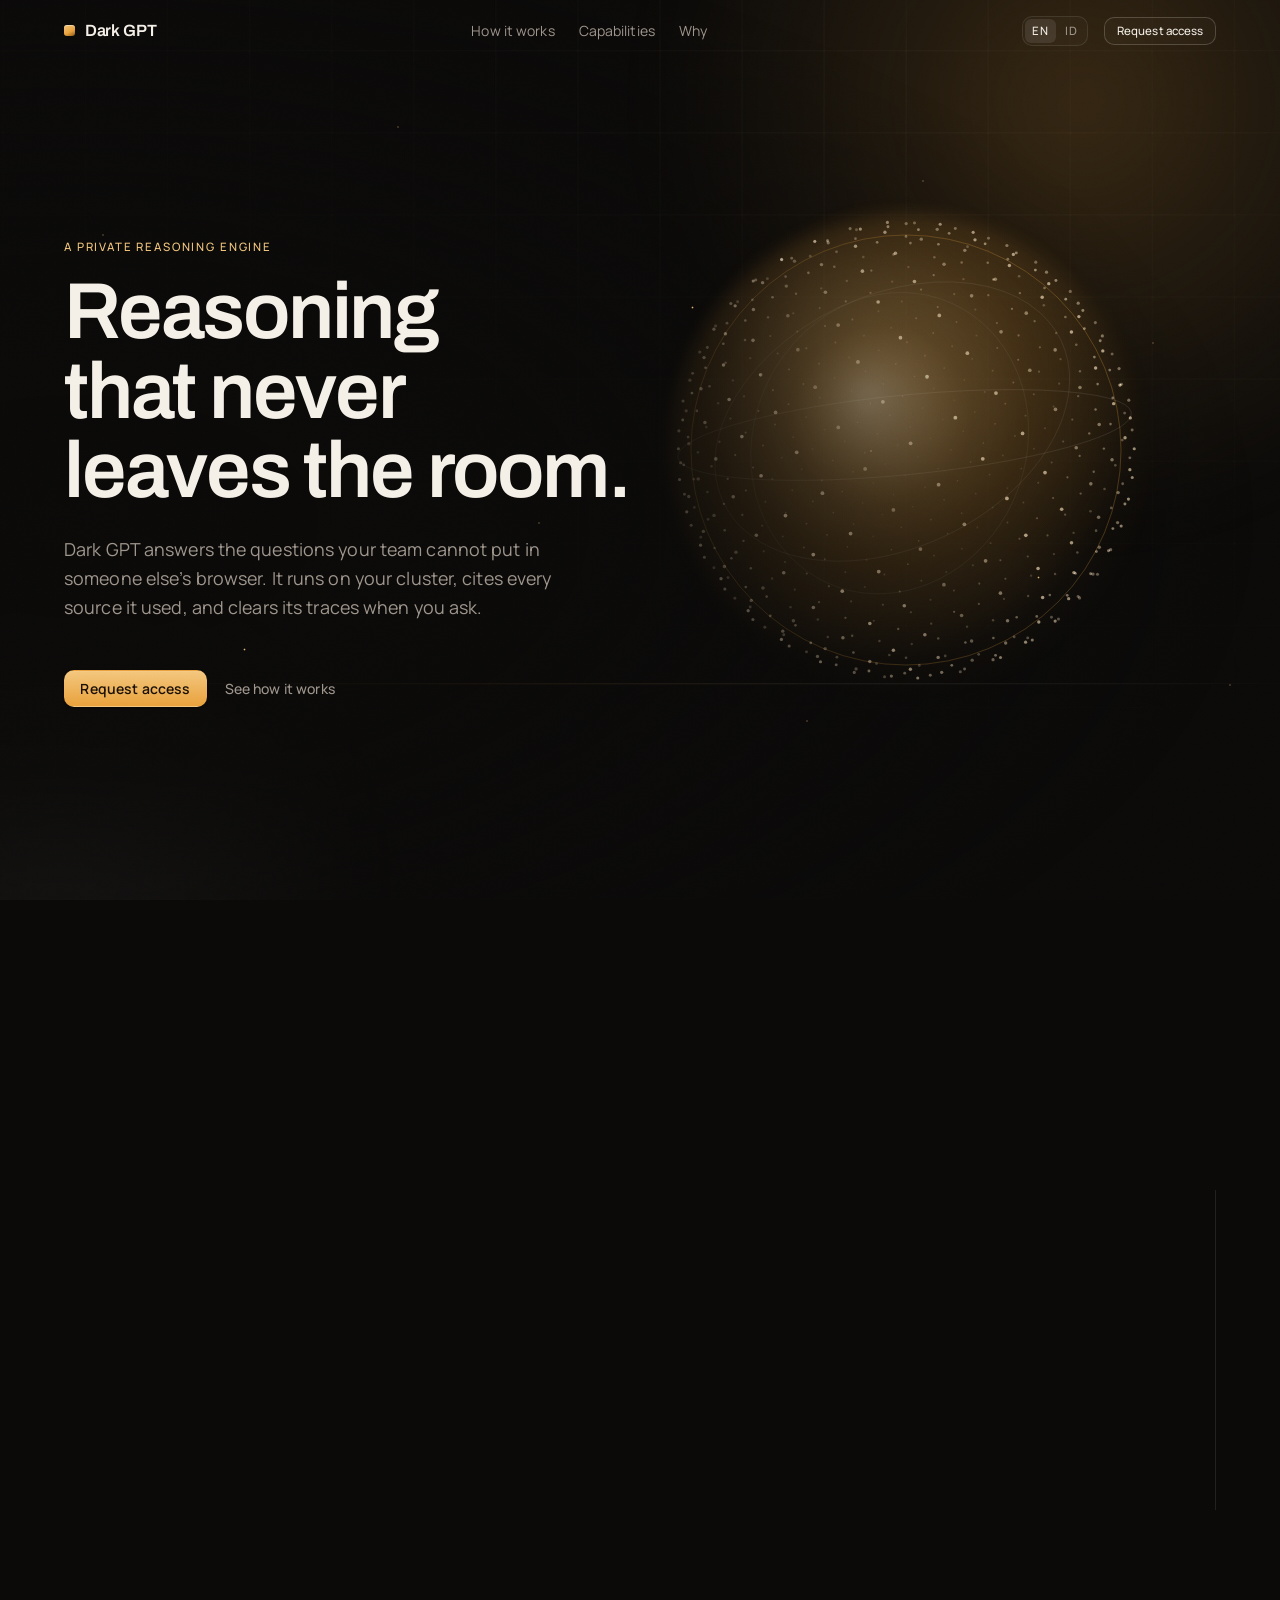
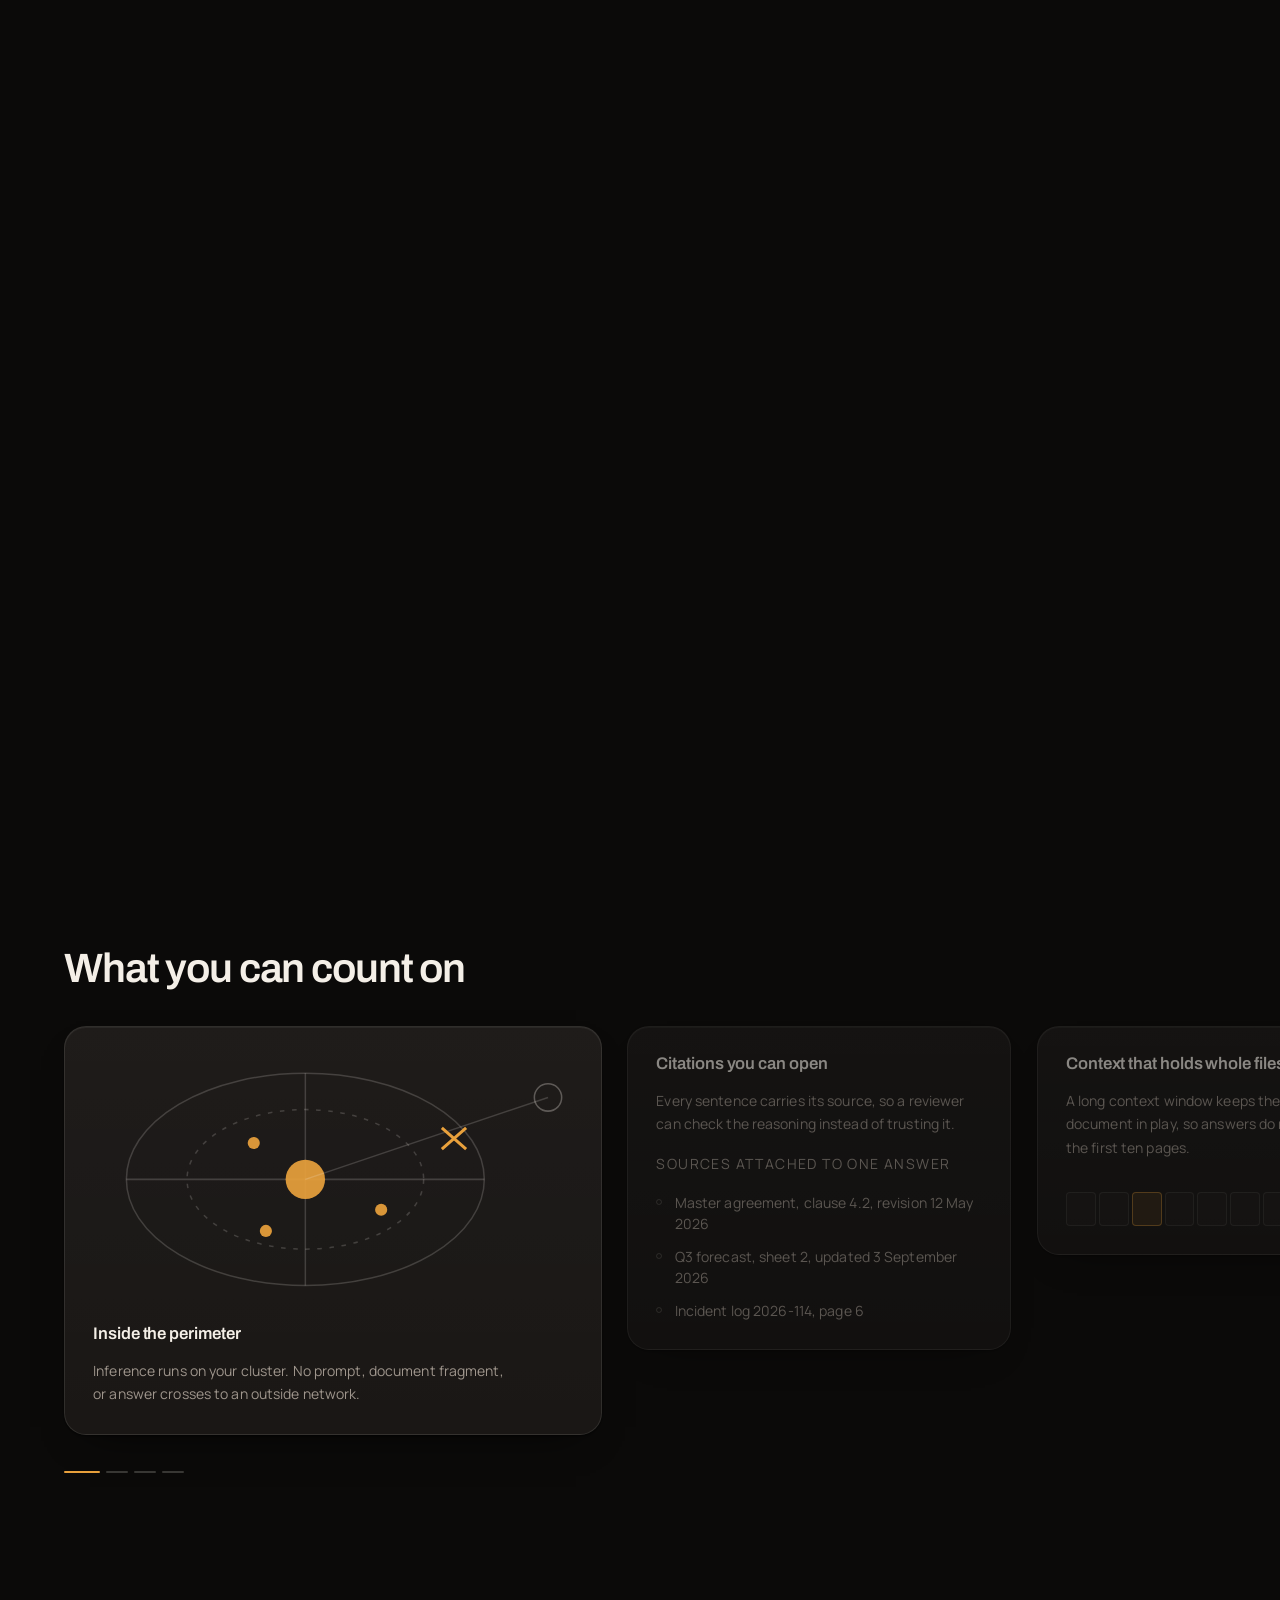
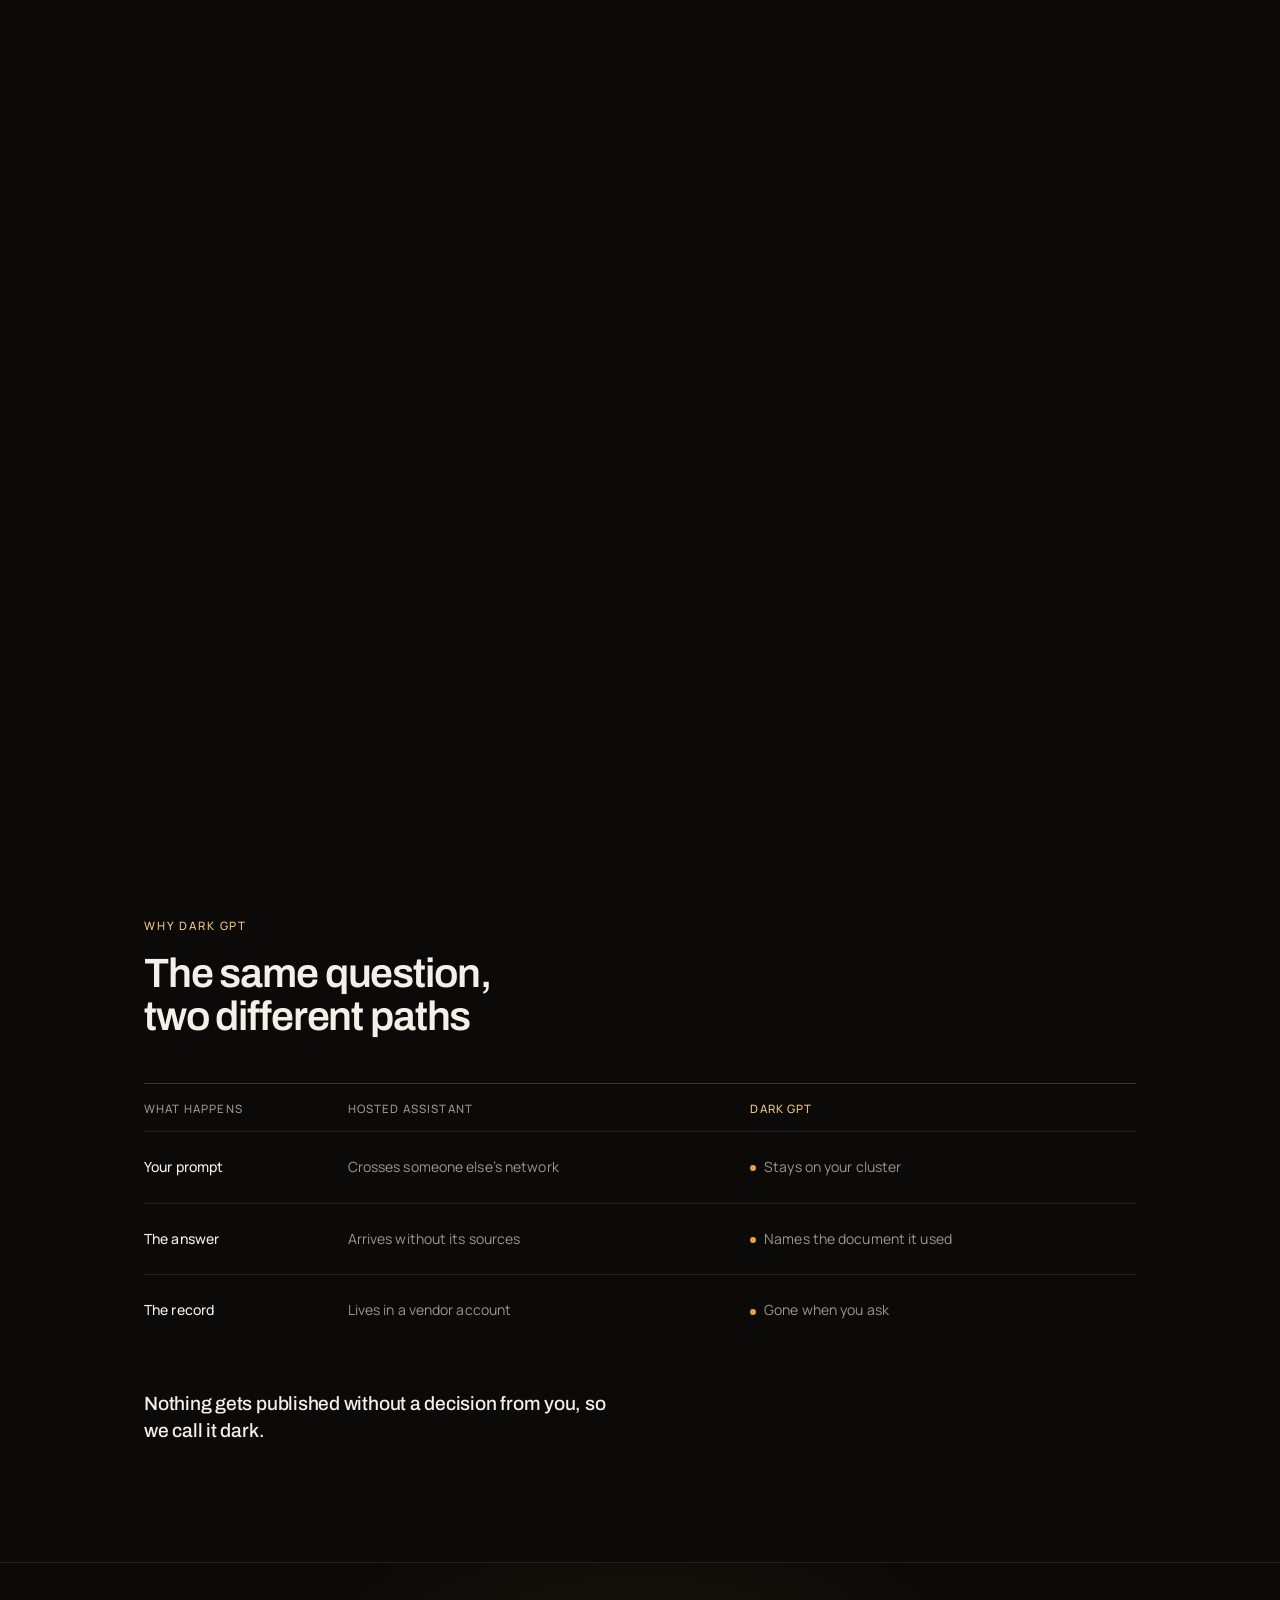
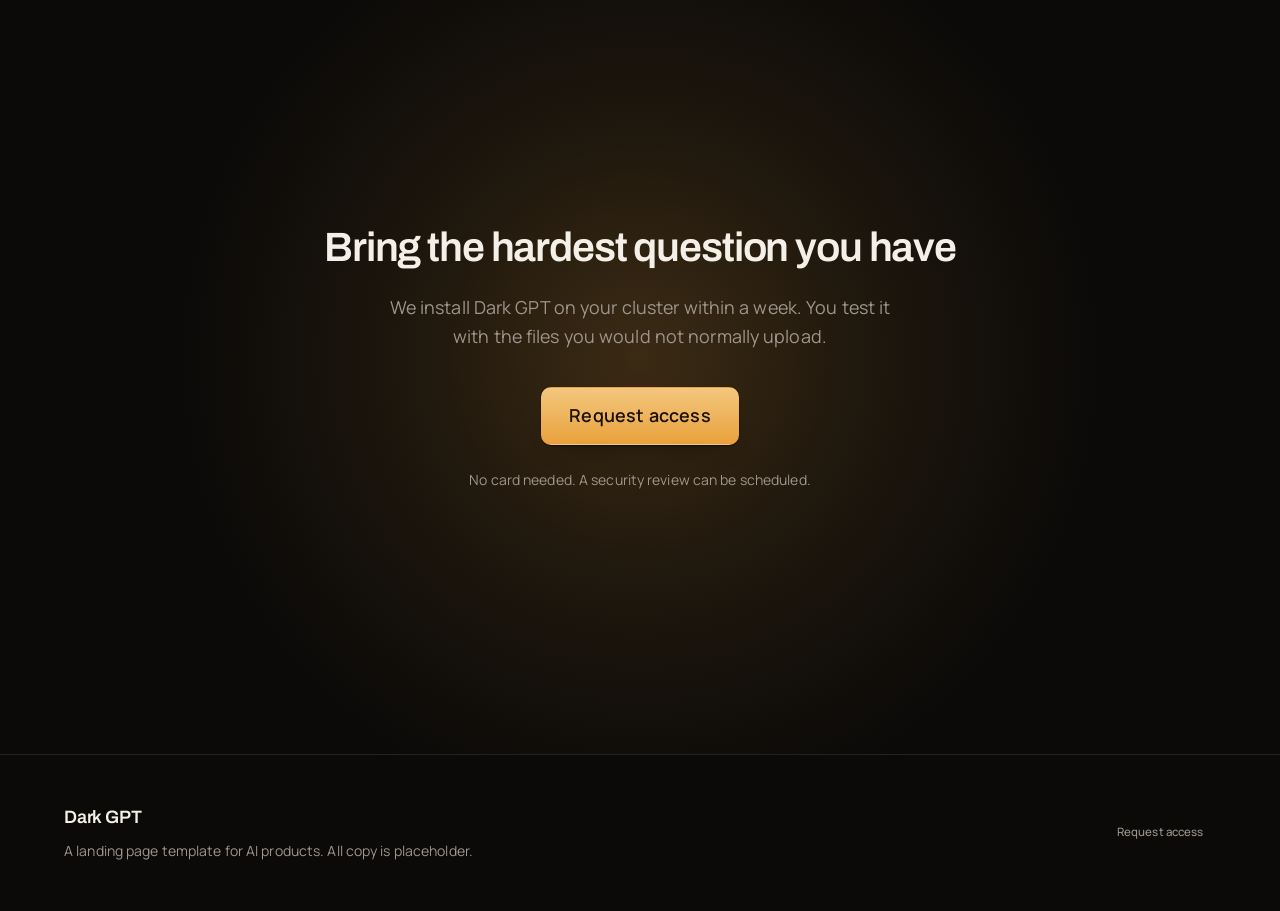
<file: web1/index.html>
<!doctype html>
<html lang="en" data-lang="en">
<head>
<meta charset="utf-8">
<meta name="viewport" content="width=device-width, initial-scale=1">
<title>Dark GPT: a private reasoning engine</title>
<meta name="description" content="A dark landing page template for an AI product. Scroll driven hero, bilingual copy, no build step.">
<meta name="color-scheme" content="dark">
<meta name="theme-color" content="#0B0A09">
<link rel="preconnect" href="https://fonts.googleapis.com">
<link rel="preconnect" href="https://fonts.gstatic.com" crossorigin>
<link rel="stylesheet" href="https://fonts.googleapis.com/css2?family=Archivo:wght@500;600;700&family=Manrope:wght@400;500;600&display=swap">
<link rel="stylesheet" href="styles.css">
<script>document.documentElement.classList.add('js');</script>
</head>
<body>
<a class="skip" href="#main" data-i18n="a11y.skip">Skip to content</a>
<div class="grain" aria-hidden="true"></div>

<header class="nav" data-nav>
  <div class="nav__inner">
    <a class="brand" href="#top">
      <span class="brand__mark" aria-hidden="true"></span>
      <span class="brand__name">Dark GPT</span>
    </a>

    <nav class="nav__links" data-i18n-aria="nav.aria" aria-label="Sections">
      <a href="#turn" data-i18n="nav.how">How it works</a>
      <a href="#caps" data-i18n="nav.caps">Capabilities</a>
      <a href="#why" data-i18n="nav.why">Why</a>
    </nav>

    <div class="nav__end">
      <div class="lang" role="group" data-i18n-aria="nav.langAria" aria-label="Language">
        <button type="button" class="lang__btn" data-lang-btn="en" aria-pressed="false">EN</button>
        <button type="button" class="lang__btn" data-lang-btn="id" aria-pressed="false">ID</button>
      </div>
      <a class="btn btn--ghost btn--sm" href="#start" data-i18n="cta.request">Request access</a>
    </div>
  </div>
</header>

<main id="main">

  <!-- Act 1: layered hero. Background, subject, foreground and a density
       column resolving as separate planes, with the headline between them. -->
  <section class="hero" id="top" data-hero>
    <div class="hero__scene" aria-hidden="true">
      <div class="plane plane--bg">
        <div class="plane__inner">
          <div class="grid"></div>
          <div class="floor"><div class="floor__grid"></div></div>
          <div class="glow glow--a"></div>
          <div class="glow glow--b"></div>
          <div class="horizon"></div>
        </div>
      </div>

      <div class="plane plane--subject">
        <div class="plane__inner">
          <div class="orb-wrap">
            <div class="orb-fallback"></div>
            <canvas class="orb" data-orb width="900" height="900"></canvas>
          </div>
        </div>
      </div>

      <div class="plane plane--scrim"></div>

      <div class="plane plane--fg">
        <div class="plane__inner">
          <span class="dust" style="--x:8%;--y:26%;--s:2px;--d:0s"></span>
          <span class="dust" style="--x:19%;--y:72%;--s:3px;--d:-3s"></span>
          <span class="dust" style="--x:31%;--y:14%;--s:2px;--d:-6s"></span>
          <span class="dust" style="--x:42%;--y:58%;--s:2px;--d:-1.5s"></span>
          <span class="dust" style="--x:54%;--y:34%;--s:3px;--d:-8s"></span>
          <span class="dust" style="--x:63%;--y:80%;--s:2px;--d:-4.5s"></span>
          <span class="dust" style="--x:72%;--y:20%;--s:2px;--d:-2s"></span>
          <span class="dust" style="--x:81%;--y:64%;--s:3px;--d:-7s"></span>
          <span class="dust" style="--x:90%;--y:38%;--s:2px;--d:-5s"></span>
          <span class="dust" style="--x:96%;--y:76%;--s:2px;--d:-2.5s"></span>
          <span class="dust" style="--x:25%;--y:44%;--s:2px;--d:-6.5s"></span>
          <span class="dust" style="--x:68%;--y:50%;--s:2px;--d:-0.8s"></span>
        </div>
      </div>
    </div>

    <div class="hero__content">
      <p class="eyebrow" data-i18n="hero.eyebrow">A private reasoning engine</p>
      <h1 class="hero__title">
        <span class="line" data-i18n="hero.h1a">Reasoning that never</span>
        <span class="line" data-i18n="hero.h1b">leaves the room.</span>
      </h1>
      <p class="lede" data-i18n="hero.lede">Dark GPT answers the questions your team cannot put in someone else&rsquo;s browser. It runs on your cluster, cites every source it used, and clears its traces when you ask.</p>
      <div class="hero__actions">
        <a class="btn btn--primary" href="#start" data-i18n="cta.request">Request access</a>
        <a class="btn btn--quiet" href="#turn" data-i18n="hero.secondary">See how it works</a>
      </div>
    </div>
  </section>

  <!-- Act 2: pinned kinetic copy. The frame holds still while the lines assemble. -->
  <section class="turn" id="turn" data-turn>
    <div class="turn__pin">
      <div class="turn__inner">
        <div class="lines" data-lines>
          <p class="tl" data-i18n="turn.l1">The question you cannot paste into a browser tab</p>
          <p class="tl" data-i18n="turn.l2">is the one worth asking.</p>
          <p class="tl" data-i18n="turn.l3">Dark GPT answers it on your own hardware,</p>
          <p class="tl" data-i18n="turn.l4">shows the documents it read,</p>
          <p class="tl tl--accent" data-i18n="turn.l5">and forgets when you say so.</p>
        </div>
        <div class="turn__rail" aria-hidden="true"><span data-rail-fill></span></div>
      </div>
    </div>
  </section>

  <!-- Act 3: lateral rail. Horizontal travel reads as options, not argument. -->
  <section class="caps" id="caps" data-caps>
    <div class="caps__pin">
      <div class="caps__inner">
        <header class="caps__head">
          <h2 data-i18n="caps.h2">What you can count on</h2>
        </header>

        <div class="caps__viewport">
          <div class="caps__track" data-track>
            <article class="panel panel--wide">
              <div class="panel__map" aria-hidden="true">
                <svg viewBox="6 30 316 162" role="presentation">
                  <ellipse class="map-line" cx="146" cy="112" rx="118" ry="70"></ellipse>
                  <ellipse class="map-line map-line--dash" cx="146" cy="112" rx="78" ry="46"></ellipse>
                  <line class="map-line" x1="146" y1="42" x2="146" y2="182"></line>
                  <line class="map-line" x1="28" y1="112" x2="264" y2="112"></line>
                  <circle class="map-node" cx="146" cy="112" r="13"></circle>
                  <circle class="map-node" cx="112" cy="88" r="4"></circle>
                  <circle class="map-node" cx="196" cy="132" r="4"></circle>
                  <circle class="map-node" cx="120" cy="146" r="4"></circle>
                  <path class="map-line" d="M146 112 L306 58"></path>
                  <path class="map-cut" d="M236 78 l16 14 M252 78 l-16 14"></path>
                  <circle class="map-outside" cx="306" cy="58" r="9"></circle>
                </svg>
              </div>
              <h3 data-i18n="caps.p1.t">Inside the perimeter</h3>
              <p data-i18n="caps.p1.b">Inference runs on your cluster. No prompt, document fragment, or answer crosses to an outside network.</p>
            </article>

            <article class="panel">
              <h3 data-i18n="caps.p2.t">Citations you can open</h3>
              <p data-i18n="caps.p2.b">Every sentence carries its source, so a reviewer can check the reasoning instead of trusting it.</p>
              <p class="mini-label" data-i18n="caps.p2.label">Sources attached to one answer</p>
              <ul class="refs">
                <li data-i18n="caps.p2.s1">Master agreement, clause 4.2, revision 12 May 2026</li>
                <li data-i18n="caps.p2.s2">Q3 forecast, sheet 2, updated 3 September 2026</li>
                <li data-i18n="caps.p2.s3">Incident log 2026-114, page 6</li>
              </ul>
            </article>

            <article class="panel">
              <h3 data-i18n="caps.p3.t">Context that holds whole files</h3>
              <p data-i18n="caps.p3.b">A long context window keeps the middle of a document in play, so answers do not drift after the first ten pages.</p>
              <div class="pages" aria-hidden="true">
                <span></span><span></span><span class="is-lit"></span><span></span><span></span><span></span><span></span><span class="is-lit"></span><span></span><span></span>
              </div>
            </article>

            <article class="panel panel--wide">
              <h3 data-i18n="caps.p4.t">Forget on request</h3>
              <p data-i18n="caps.p4.b">One command clears the conversation, the working cache, and the index for that task.</p>
              <pre class="cmd"><code>darkgpt forget --session 8f21 --purge-index</code></pre>
            </article>
          </div>
        </div>

        <div class="caps__dots" data-dots aria-hidden="true">
          <i></i><i></i><i></i><i></i>
        </div>
      </div>
    </div>
  </section>

  <!-- Act 4: a wipe reveals the comparison. -->
  <section class="why" id="why" data-why>
    <div class="why__wrap">
      <p class="eyebrow" data-i18n="why.eyebrow">Why Dark GPT</p>
      <h2 data-i18n="why.h2">The same question, two different paths</h2>

      <div class="compare-scroll">
        <table class="compare" data-compare>
          <caption class="visually-hidden" data-i18n="why.caption">Where a prompt goes with a hosted assistant and with Dark GPT</caption>
          <thead>
            <tr>
              <th scope="col" data-i18n="why.col1">What happens</th>
              <th scope="col" data-i18n="why.col2">Hosted assistant</th>
              <th scope="col" data-i18n="why.col3">Dark GPT</th>
            </tr>
          </thead>
          <tbody>
            <tr style="--i:0">
              <th scope="row" data-i18n="why.r1.label">Your prompt</th>
              <td><span class="cell-label" data-i18n="why.col2">Hosted assistant</span><span data-i18n="why.r1.host">Crosses someone else&rsquo;s network</span></td>
              <td class="compare__ours"><span class="cell-label" data-i18n="why.col3">Dark GPT</span><span data-i18n="why.r1.dark">Stays on your cluster</span></td>
            </tr>
            <tr style="--i:1">
              <th scope="row" data-i18n="why.r2.label">The answer</th>
              <td><span class="cell-label" data-i18n="why.col2">Hosted assistant</span><span data-i18n="why.r2.host">Arrives without its sources</span></td>
              <td class="compare__ours"><span class="cell-label" data-i18n="why.col3">Dark GPT</span><span data-i18n="why.r2.dark">Names the document it used</span></td>
            </tr>
            <tr style="--i:2">
              <th scope="row" data-i18n="why.r3.label">The record</th>
              <td><span class="cell-label" data-i18n="why.col2">Hosted assistant</span><span data-i18n="why.r3.host">Lives in a vendor account</span></td>
              <td class="compare__ours"><span class="cell-label" data-i18n="why.col3">Dark GPT</span><span data-i18n="why.r3.dark">Gone when you ask</span></td>
            </tr>
          </tbody>
        </table>
      </div>

      <p class="why__close" data-i18n="why.close">Nothing gets published without a decision from you, so we call it dark.</p>
    </div>
  </section>

  <!-- Act 5: the page stops moving and starts responding. -->
  <section class="cta" id="start" data-cta>
    <div class="cta__glow" aria-hidden="true"></div>
    <div class="cta__inner">
      <h2 data-i18n="cta.h2">Bring the hardest question you have</h2>
      <p data-i18n="cta.sub">We install Dark GPT on your cluster within a week. You test it with the files you would not normally upload.</p>
      <a class="btn btn--primary btn--lg cta__btn" href="#start" data-cta-btn data-i18n="cta.request">Request access</a>
      <p class="fine" data-i18n="cta.fine">No card needed. A security review can be scheduled.</p>
    </div>
  </section>

</main>

<footer class="foot">
  <div class="foot__inner">
    <div>
      <p class="foot__brand">Dark GPT</p>
      <p class="foot__note" data-i18n="foot.note">A landing page template for AI products. All copy is placeholder.</p>
    </div>
    <a class="btn btn--quiet btn--sm" href="#start" data-i18n="cta.request">Request access</a>
  </div>
</footer>

<script src="app.js" defer></script>
</body>
</html>
</file>
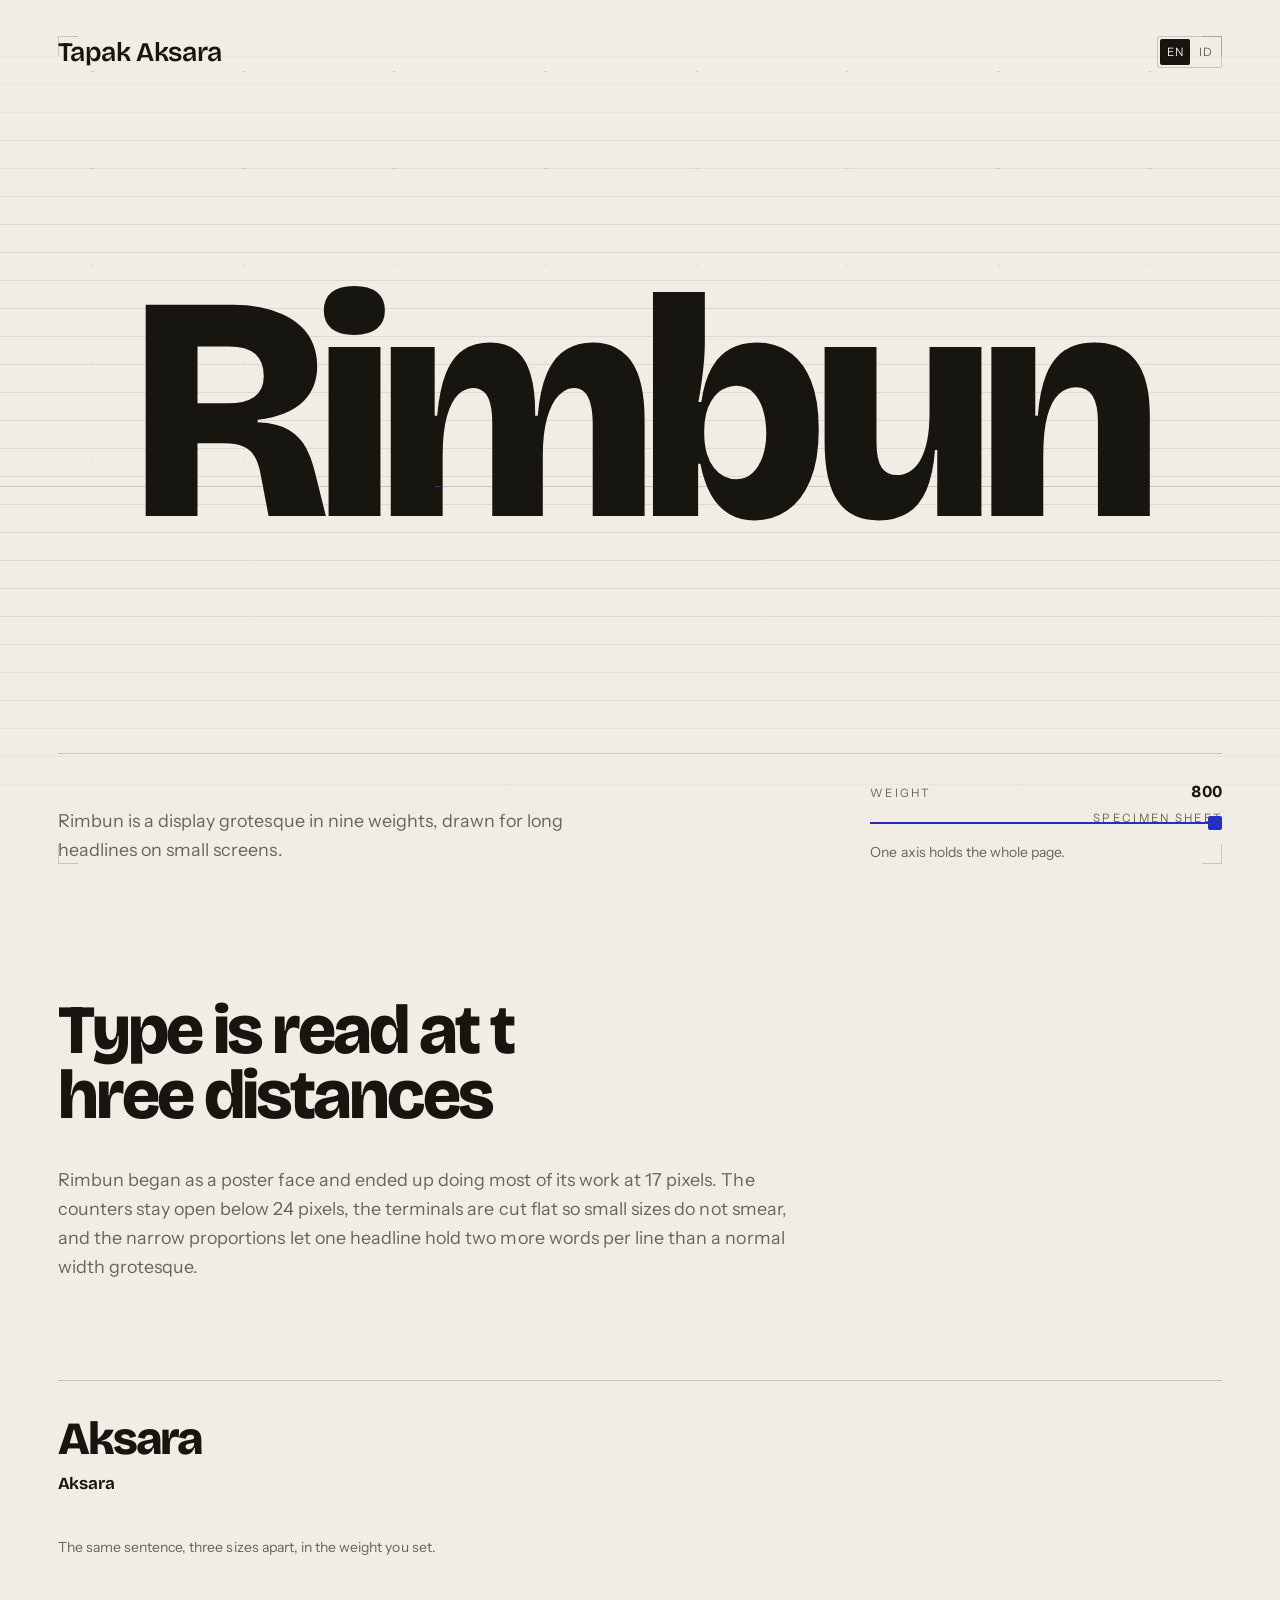
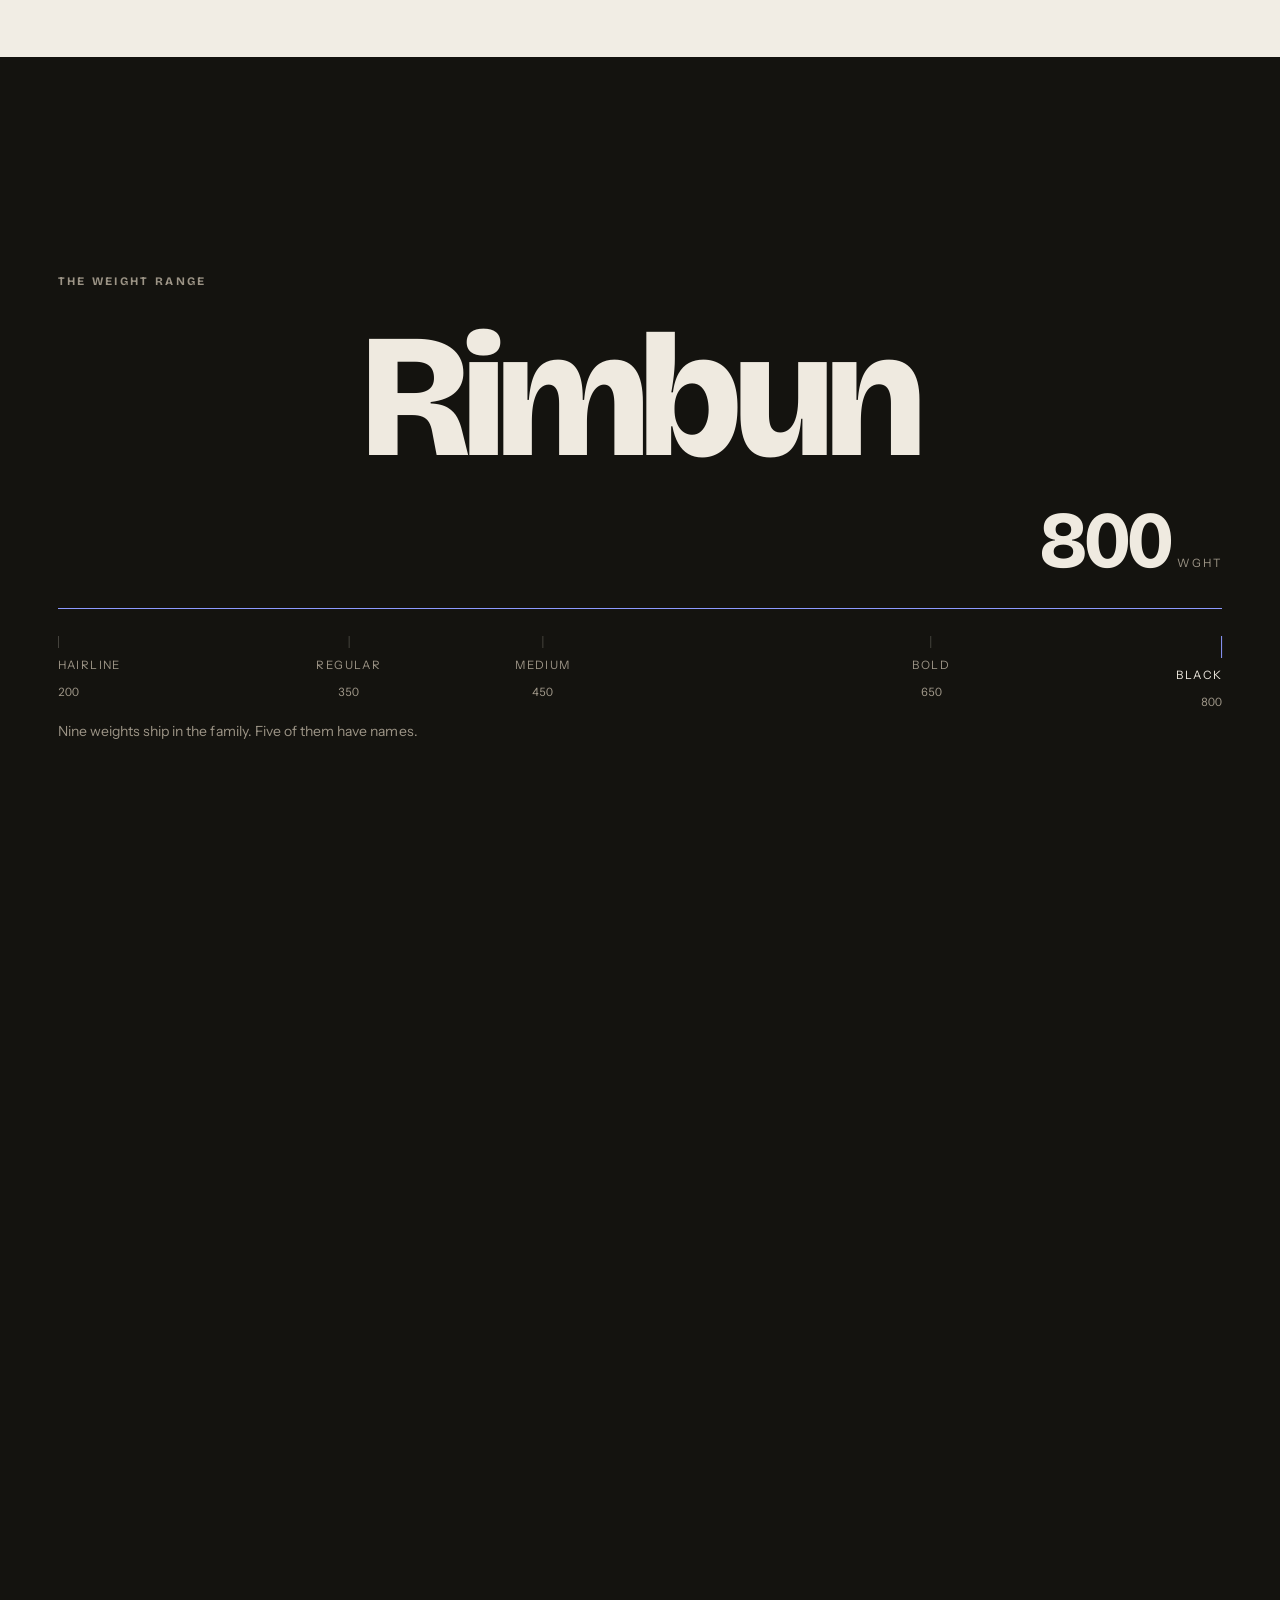
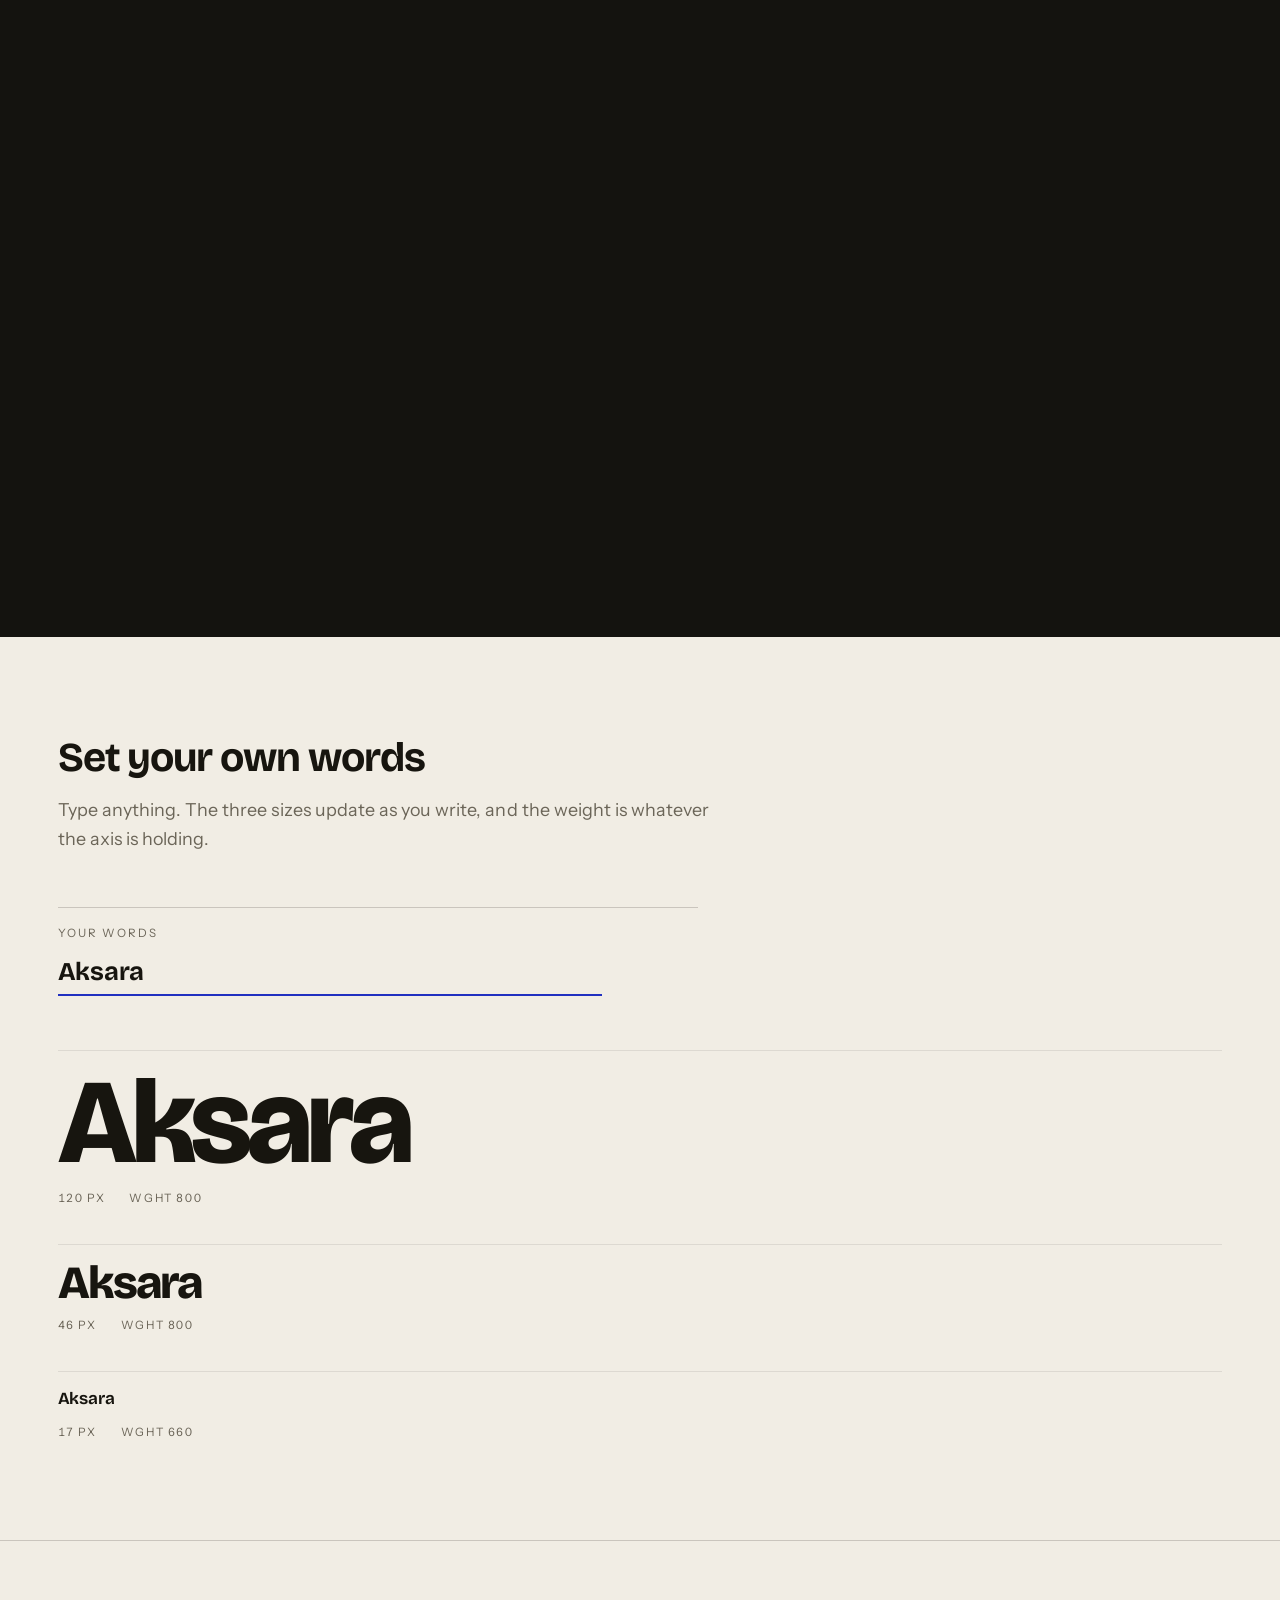
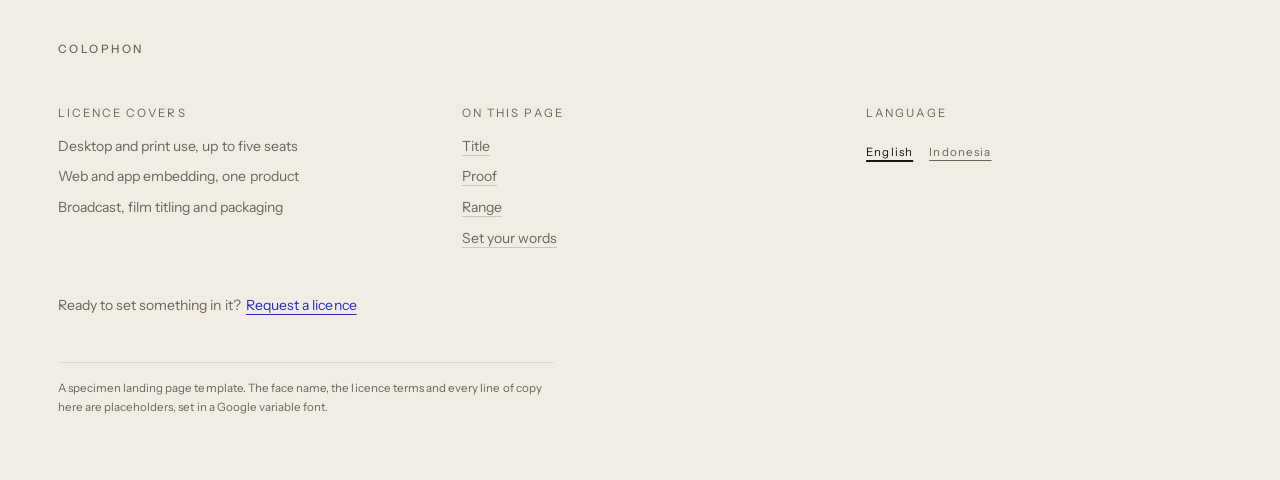
<file: web1/web2/index.html>
<!doctype html>
<html lang="en" data-lang="en">
<head>
<meta charset="utf-8">
<meta name="viewport" content="width=device-width, initial-scale=1">
<title>Rimbun: a display grotesque from Tapak Aksara</title>
<meta name="description" content="A specimen landing page template for a type foundry. The scroll is the weight knob.">
<meta name="color-scheme" content="light">
<meta name="theme-color" content="#F1EDE4">
<link rel="preconnect" href="https://fonts.googleapis.com">
<link rel="preconnect" href="https://fonts.gstatic.com" crossorigin>
<link rel="stylesheet" href="https://fonts.googleapis.com/css2?family=Bricolage+Grotesque:opsz,wght@12..96,200..800&family=Instrument+Sans:wght@400..700&display=swap">
<link rel="stylesheet" href="styles.css">
<script>document.documentElement.classList.add('js');</script>
</head>
<body>
<a class="skip" href="#bukti" data-i18n="a11y.skip">Skip to content</a>

<main>

  <!-- Title page. The word is the composition; the marks plane crosses it. -->
  <section class="hero" id="top" data-hero>
    <div class="hero__grid" aria-hidden="true"></div>

    <div class="hero__marks" data-marks aria-hidden="true">
      <span class="crop crop--tl"></span>
      <span class="crop crop--tr"></span>
      <span class="crop crop--bl"></span>
      <span class="crop crop--br"></span>
      <span class="marks__rule"></span>
      <span class="marks__specks"></span>
      <span class="marks__cap" data-i18n="hero.spec">Specimen sheet</span>
    </div>

    <header class="hero__bar">
      <p class="foundry">Tapak Aksara</p>
      <div class="lang" role="group" data-i18n-aria="lang.aria" aria-label="Language">
        <button type="button" class="lang__btn" data-lang-btn="en" aria-pressed="false">EN</button>
        <button type="button" class="lang__btn" data-lang-btn="id" aria-pressed="false">ID</button>
      </div>
    </header>

    <div class="hero__word">
      <h1 class="hero__h1 spec">Rimbun</h1>
    </div>

    <div class="hero__foot">
      <p class="lede" data-i18n="hero.lede">Rimbun is a display grotesque in nine weights, drawn for long headlines on small screens.</p>

      <div class="axis">
        <div class="axis__row">
          <label class="axis__label" for="wght-hero" data-i18n="axis.label">Weight</label>
          <output class="axis__out" data-wght-out for="wght-hero">420</output>
        </div>
        <input class="axis__range" id="wght-hero" type="range" min="200" max="800" step="10" value="420"
               data-wght-input autocomplete="off">
        <p class="axis__note" data-i18n="axis.note">One axis holds the whole page.</p>
      </div>
    </div>
  </section>

  <!-- Chapter 1: the same sentence at three sizes, billed as proof. -->
  <section class="bukti" id="bukti" data-bukti>
    <div class="bukti__inner">
      <h2 class="bukti__h2 spec" data-kinetic data-i18n="bukti.h2">Type is read at three distances</h2>

      <p class="bukti__p" data-i18n="bukti.p">Rimbun began as a poster face and ended up doing most of its work at 17 pixels. The counters stay open below 24 pixels, the terminals are cut flat so small sizes do not smear, and the narrow proportions let one headline hold two more words per line than a normal width grotesque.</p>

      <figure class="bukti__proof" data-wipe>
        <p class="spec spec--md" data-spec-text>Aksara</p>
        <p class="spec spec--sm" data-spec-text>Aksara</p>
        <figcaption class="spec__cap" data-i18n="bukti.cap">The same sentence, three sizes apart, in the weight you set.</figcaption>
      </figure>
    </div>
  </section>

  <!-- Chapter 2: the ink ground. Scrolling walks the weight axis. -->
  <section class="rentang ground-ink" id="rentang" data-rentang>
    <div class="rentang__pin">
      <div class="rentang__inner">
        <h2 class="rentang__h2" data-i18n="rentang.h2">The weight range</h2>

        <p class="rentang__word spec" aria-hidden="true">Rimbun</p>

        <div class="readout">
          <span class="readout__value spec" data-wght-out aria-hidden="true">420</span>
          <span class="readout__unit" aria-hidden="true">wght</span>
        </div>

        <div class="scale" data-scale>
          <span class="scale__rail" aria-hidden="true"><span class="scale__fill" data-scale-fill></span></span>
          <ol class="scale__stops">
            <li class="scale__stop" data-stop="200" style="--at:0"><span class="scale__tick" aria-hidden="true"></span><span class="scale__name" data-i18n="weight.1">Hairline</span><span class="scale__val">200</span></li>
            <li class="scale__stop" data-stop="350" style="--at:0.25"><span class="scale__tick" aria-hidden="true"></span><span class="scale__name" data-i18n="weight.2">Regular</span><span class="scale__val">350</span></li>
            <li class="scale__stop" data-stop="450" style="--at:0.4167"><span class="scale__tick" aria-hidden="true"></span><span class="scale__name" data-i18n="weight.3">Medium</span><span class="scale__val">450</span></li>
            <li class="scale__stop" data-stop="650" style="--at:0.75"><span class="scale__tick" aria-hidden="true"></span><span class="scale__name" data-i18n="weight.4">Bold</span><span class="scale__val">650</span></li>
            <li class="scale__stop" data-stop="800" style="--at:1"><span class="scale__tick" aria-hidden="true"></span><span class="scale__name" data-i18n="weight.5">Black</span><span class="scale__val">800</span></li>
          </ol>
        </div>

        <p class="rentang__cap" data-i18n="rentang.cap">Nine weights ship in the family. Five of them have names.</p>
      </div>
    </div>
  </section>

  <!-- Chapter 3: your own words, at three real sizes. -->
  <section class="cetak" id="cetak" data-cetak>
    <div class="cetak__inner">
      <header class="cetak__head">
        <h2 data-i18n="cetak.h2">Set your own words</h2>
        <p data-i18n="cetak.sub">Type anything. The three sizes update as you write, and the weight is whatever the axis is holding.</p>
      </header>

      <p class="field">
        <label for="words" data-i18n="cetak.label">Your words</label>
        <input id="words" type="text" maxlength="22" value="Aksara" data-words autocomplete="off" spellcheck="false">
      </p>

      <div class="specimens">
        <figure class="specimen">
          <p class="spec spec--xl" data-spec-text>Aksara</p>
          <figcaption class="specimen__meta"><span data-size></span><span data-weight></span></figcaption>
        </figure>
        <figure class="specimen">
          <p class="spec spec--md" data-spec-text>Aksara</p>
          <figcaption class="specimen__meta"><span data-size></span><span data-weight></span></figcaption>
        </figure>
        <figure class="specimen">
          <p class="spec spec--sm" data-spec-text>Aksara</p>
          <figcaption class="specimen__meta"><span data-size></span><span data-weight></span></figcaption>
        </figure>
      </div>
    </div>
  </section>

  <!-- Close: smallest type on the page, the ask as running text. -->
  <section class="kolofon" id="kolofon">
    <div class="kolofon__inner">
      <h2 class="kolofon__h2" data-i18n="kolo.h2">Colophon</h2>

      <div class="kolofon__cols">
        <div class="kolofon__col">
          <p class="kolofon__label" data-i18n="kolo.licenceTitle">Licence covers</p>
          <ul class="kolofon__list">
            <li data-i18n="kolo.l1">Desktop and print use, up to five seats</li>
            <li data-i18n="kolo.l2">Web and app embedding, one product</li>
            <li data-i18n="kolo.l3">Broadcast, film titling and packaging</li>
          </ul>
        </div>

        <div class="kolofon__col">
          <p class="kolofon__label" data-i18n="kolo.indexTitle">On this page</p>
          <ul class="kolofon__list kolofon__index">
            <li><a href="#top" data-i18n="nav.top">Title</a></li>
            <li><a href="#bukti" data-i18n="nav.bukti">Proof</a></li>
            <li><a href="#rentang" data-i18n="nav.rentang">Range</a></li>
            <li><a href="#cetak" data-i18n="nav.cetak">Set your words</a></li>
          </ul>
        </div>

        <div class="kolofon__col">
          <p class="kolofon__label" data-i18n="kolo.langTitle">Language</p>
          <div class="lang lang--plain" role="group" data-i18n-aria="lang.aria" aria-label="Language">
            <button type="button" class="lang__btn" data-lang-btn="en" aria-pressed="false">English</button>
            <button type="button" class="lang__btn" data-lang-btn="id" aria-pressed="false">Indonesia</button>
          </div>
        </div>
      </div>

      <p class="kolofon__ask">
        <span data-i18n="kolo.askLead">Ready to set something in it?</span>
        <a class="ask" href="#kolofon" data-i18n="cta.ask">Request a licence</a>
      </p>

      <p class="kolofon__note" data-i18n="kolo.note">A specimen landing page template. The face name, the licence terms and every line of copy here are placeholders, set in a Google variable font.</p>
    </div>
  </section>

</main>

<script src="app.js" defer></script>
</body>
</html>
</file>
<file: web1/styles.css>
/* Dark GPT: landing page template
   Two fonts, six colour roles, one accent. Motion is transform and opacity only. */

:root {
  --canvas:#0B0A09;
  --surface:#171412;
  --surface-2:#211D1A;
  --ink:#F4EFE7;
  --ink-soft:#9E958C;
  --hair:rgba(244,239,231,.10);
  --hair-strong:rgba(244,239,231,.20);
  --accent:#E9A13C;
  --accent-soft:#F3C77E;
  --accent-ink:#1A1004;

  --font-display:"Archivo","Segoe UI",system-ui,sans-serif;
  --font-text:"Manrope","Segoe UI",system-ui,sans-serif;

  --s-1:.25rem; --s-2:.5rem; --s-3:.75rem; --s-4:1rem; --s-5:1.5rem;
  --s-6:2rem; --s-7:3rem; --s-8:4rem; --s-9:6rem; --s-10:8rem; --s-11:11rem;

  --section:clamp(5rem,13vh,9.5rem);
  --gutter:clamp(1.25rem,5vw,4.5rem);
  --measure:62ch;

  --t-display:clamp(2.7rem,6.2vw,5.2rem);
  --t-h2:clamp(1.8rem,3.2vw,2.9rem);
  --t-h3:clamp(1.05rem,1.15vw,1.22rem);
  --t-body:clamp(1rem,.55vw + .86rem,1.12rem);
  --t-small:.875rem;
  --t-micro:.72rem;

  --track-tight:-.028em;
  --track-body:.006em;

  --r-1:10px; --r-2:16px; --r-3:22px;

  --e1:inset 0 1px 0 rgba(255,255,255,.05), 0 1px 2px rgba(0,0,0,.5);
  --e2:0 18px 40px -26px rgba(0,0,0,.94), 0 2px 6px -4px rgba(0,0,0,.7);
  --e3:0 60px 90px -50px rgba(0,0,0,.95);

  --ease:cubic-bezier(.23,1,.32,1);
  --d-fast:130ms;
  --d-ui:190ms;
}

#turn, #caps, #why, #start { scroll-margin-top:4.5rem; }

*, *::before, *::after { box-sizing:border-box; }

html {
  -webkit-text-size-adjust:100%;
  scroll-behavior:smooth;
  scrollbar-color:var(--surface-2) var(--canvas);
}

body {
  margin:0;
  background:var(--canvas);
  color:var(--ink);
  font-family:var(--font-text);
  font-size:var(--t-body);
  font-weight:400;
  line-height:1.62;
  letter-spacing:var(--track-body);
  overflow-x:clip;
  -webkit-font-smoothing:antialiased;
}

h1, h2, h3 { font-family:var(--font-display); line-height:1.06; text-wrap:balance; }
p { text-wrap:pretty; }
img, svg, canvas { max-width:100%; }
.visually-hidden {
  position:absolute; width:1px; height:1px; margin:-1px;
  padding:0; overflow:hidden; clip-path:inset(50%); white-space:nowrap;
}

::selection { background:var(--accent); color:var(--accent-ink); }
::-webkit-scrollbar { width:11px; height:11px; }
::-webkit-scrollbar-track { background:var(--canvas); }
::-webkit-scrollbar-thumb { background:var(--surface-2); border:3px solid var(--canvas); border-radius:99px; }
::-webkit-scrollbar-thumb:hover { background:#2A2523; }

:focus-visible { outline:2px solid var(--accent); outline-offset:3px; border-radius:2px; }

.skip {
  position:absolute; left:var(--s-4); top:-4rem; z-index:80;
  background:var(--surface); color:var(--ink); padding:.6rem 1rem;
  border-radius:var(--r-1); border:1px solid var(--hair-strong);
  font-size:var(--t-small); text-decoration:none;
  transition:top var(--d-ui) var(--ease);
}
.skip:focus-visible { top:var(--s-4); }

.grain {
  position:fixed; inset:0; z-index:60; pointer-events:none; opacity:.05;
  mix-blend-mode:overlay;
  background-image:url("data:image/svg+xml,%3Csvg xmlns='http://www.w3.org/2000/svg' width='180' height='180'%3E%3Cfilter id='n'%3E%3CfeTurbulence type='fractalNoise' baseFrequency='.8' numOctaves='3' stitchTiles='stitch'/%3E%3C/filter%3E%3Crect width='180' height='180' filter='url(%23n)' opacity='.62'/%3E%3C/svg%3E");
  background-size:180px 180px;
}

/* ---------- buttons and controls ---------- */

.btn {
  display:inline-flex; align-items:center; justify-content:center; gap:.5em;
  font-family:inherit; font-size:var(--t-small); font-weight:500;
  letter-spacing:.01em; line-height:1.1;
  padding:.72em 1.1em; border-radius:var(--r-1);
  border:1px solid transparent; background:transparent; color:var(--ink);
  text-decoration:none; cursor:pointer; white-space:nowrap;
  transition:background var(--d-fast) var(--ease), border-color var(--d-fast) var(--ease),
             color var(--d-fast) var(--ease), transform var(--d-fast) var(--ease);
}
.btn:active { transform:translateY(1px); }
.btn--primary {
  background:linear-gradient(180deg,var(--accent-soft),var(--accent));
  color:var(--accent-ink); font-weight:600;
  box-shadow:var(--e1), 0 14px 30px -22px rgba(0,0,0,.95);
}
.btn--ghost { border-color:var(--hair-strong); background:rgba(244,239,231,.02); }
.btn--quiet { color:var(--ink-soft); padding-inline:.35em; }
.btn--quiet:hover { color:var(--ink); text-decoration:underline; text-underline-offset:.35em; }
.btn--sm { font-size:var(--t-micro); padding:.6em 1em; }
.btn--lg { font-size:var(--t-body); padding:1em 1.5em; }

@media (hover:hover) and (pointer:fine) {
  .btn--primary:hover { background:linear-gradient(180deg,#F8D69B,var(--accent-soft)); }
  .btn--ghost:hover { background:rgba(244,239,231,.06); border-color:rgba(244,239,231,.3); }
}

.lang {
  display:inline-flex; gap:2px; padding:2px;
  border:1px solid var(--hair); border-radius:var(--r-1);
  background:rgba(244,239,231,.02);
}
.lang__btn {
  font-family:inherit; font-size:var(--t-micro); font-weight:500;
  letter-spacing:.08em; padding:.38em .62em; border:0;
  border-radius:calc(var(--r-1) - 4px); background:transparent;
  color:var(--ink-soft); cursor:pointer;
  transition:background var(--d-fast) var(--ease), color var(--d-fast) var(--ease);
}
.lang__btn[aria-pressed="true"] { background:rgba(244,239,231,.10); color:var(--ink); }
@media (hover:hover) and (pointer:fine) {
  .lang__btn:hover { color:var(--ink); }
}

/* ---------- nav ---------- */

.nav { position:fixed; inset:0 0 auto; z-index:50; }
.nav__inner {
  display:flex; align-items:center; gap:var(--s-5);
  max-width:1480px; margin-inline:auto;
  padding:var(--s-4) var(--gutter);
  transition:background var(--d-ui) var(--ease), border-color var(--d-ui) var(--ease);
  border-bottom:1px solid transparent;
}
.nav.is-stuck .nav__inner {
  background:rgba(11,10,9,.88);
  backdrop-filter:blur(14px) saturate(120%);
  border-bottom-color:var(--hair);
}
.brand {
  display:inline-flex; align-items:center; gap:.6em;
  color:var(--ink); text-decoration:none;
  font-family:var(--font-display); font-weight:600;
  letter-spacing:-.01em; font-size:1.02rem;
}
.brand__mark {
  width:11px; height:11px; border-radius:3px;
  background:linear-gradient(150deg,var(--accent-soft),var(--accent) 60%,#8A5A16);
  box-shadow:inset 0 1px 0 rgba(255,255,255,.4);
}
.nav__links { display:flex; gap:var(--s-5); margin-inline:auto; }
.nav__links a {
  color:var(--ink-soft); text-decoration:none; font-size:var(--t-small);
  transition:color var(--d-fast) var(--ease);
}
.nav__links a:hover { color:var(--ink); }
.nav__end { display:flex; align-items:center; gap:var(--s-4); }

/* ---------- act 1: hero ---------- */

.hero {
  position:relative; isolation:isolate;
  display:flex; align-items:center;
  min-height:100vh; min-height:100svh;
  overflow:clip;
}
.hero__scene { position:absolute; inset:0; z-index:0; }
.plane { position:absolute; inset:0; pointer-events:none; }
.plane__inner { position:absolute; inset:0; will-change:transform; }

.plane--bg { z-index:1; }
.plane--bg .plane__inner {
  transform:translate3d(calc(var(--bg-x,0px) * -1), var(--bg-y,0px), 0) scale(1.08);
}
.grid {
  position:absolute; inset:-8% -8% 0;
  background-image:
    linear-gradient(rgba(244,239,231,.05) 1px, transparent 1px),
    linear-gradient(90deg, rgba(244,239,231,.05) 1px, transparent 1px);
  background-size:76px 76px;
  mask-image:radial-gradient(125% 95% at 62% 24%, #000 0%, rgba(0,0,0,.35) 52%, transparent 78%);
}
.floor {
  position:absolute; left:-25%; right:-25%; bottom:-14%; height:66%;
  perspective:520px; perspective-origin:50% 100%;
}
.floor__grid {
  position:absolute; inset:0;
  transform:rotateX(74deg) scale(1.5);
  transform-origin:50% 100%;
  background-image:
    linear-gradient(rgba(233,161,60,.16) 1px, transparent 1px),
    linear-gradient(90deg, rgba(233,161,60,.11) 1px, transparent 1px);
  background-size:88px 88px;
  mask-image:linear-gradient(to top, transparent 2%, #000 46%, transparent 92%);
}
.glow { position:absolute; border-radius:50%; filter:blur(30px); }
.glow--a {
  width:64vmax; height:64vmax; right:-14vmax; top:-22vmax;
  background:radial-gradient(circle, rgba(233,161,60,.20) 0%, rgba(233,161,60,.06) 44%, transparent 70%);
}
.glow--b {
  width:48vmax; height:48vmax; left:-16vmax; bottom:-20vmax;
  background:radial-gradient(circle, rgba(158,149,140,.14) 0%, transparent 66%);
}
.horizon {
  position:absolute; left:0; right:0; top:74%; height:1px;
  background:linear-gradient(90deg, transparent, rgba(233,161,60,.28) 38%, rgba(244,239,231,.10) 66%, transparent);
}

.plane--subject { z-index:2; }
.plane--subject .plane__inner {
  display:grid; align-items:center; justify-items:end;
  padding-inline:var(--gutter);
  transform:translate3d(var(--sub-x,0px), var(--sub-y,0px), 0) scale(var(--sub-s,1));
}
.orb-wrap { position:relative; width:min(56vw,620px); aspect-ratio:1; }
.orb-fallback {
  position:absolute; inset:12%; border-radius:50%; filter:blur(8px);
  background:radial-gradient(circle at 42% 38%, rgba(243,199,126,.55) 0%, rgba(233,161,60,.18) 40%, transparent 68%);
}
.orb { position:absolute; inset:0; width:100%; height:100%; display:block; }

.plane--scrim {
  z-index:3;
  background:radial-gradient(118% 88% at 6% 58%, rgba(11,10,9,.97) 0%, rgba(11,10,9,.84) 32%,
             rgba(11,10,9,.34) 58%, rgba(11,10,9,0) 78%);
}

.plane--fg { z-index:5; }
.plane--fg .plane__inner { transform:translate3d(var(--fg-x,0px), var(--fg-y,0px), 0); }
.dust {
  position:absolute; left:var(--x); top:var(--y);
  width:var(--s); height:var(--s); border-radius:50%;
  background:radial-gradient(circle, rgba(243,199,126,.9), rgba(243,199,126,0) 70%);
  animation:drift 26s linear infinite; animation-delay:var(--d);
}
.dust:nth-child(3n) { animation-duration:32s; }
.dust:nth-child(3n+1) { animation-duration:22s; }
@keyframes drift {
  50% { transform:translate3d(7px,-30px,0); }
}

.hero__content {
  position:relative; z-index:4;
  width:100%; max-width:1480px; margin-inline:auto;
  padding:clamp(7rem,15vh,9rem) var(--gutter) clamp(4rem,10vh,6.5rem);
  transform:translate3d(0, var(--content-y,0px), 0);
  opacity:var(--content-o,1);
}
.eyebrow {
  margin:0 0 var(--s-4);
  font-size:var(--t-micro); font-weight:500;
  letter-spacing:.16em; text-transform:uppercase;
  color:var(--accent-soft);
}
.hero__title {
  margin:0; max-width:15ch;
  font-size:var(--t-display);
  font-weight:600; letter-spacing:var(--track-tight); line-height:1;
}
.hero__title .line { display:block; }
.hero__title .line:last-child { color:var(--ink); }
.lede {
  margin:var(--s-5) 0 0; max-width:46ch;
  color:var(--ink-soft); font-size:var(--t-body);
}
.hero__actions { display:flex; flex-wrap:wrap; gap:var(--s-3); margin-top:var(--s-7); }

/* ---------- act 2: pinned kinetic copy ---------- */

.turn { position:relative; height:340vh; }
.turn__pin {
  position:sticky; top:0;
  display:grid; place-items:center;
  min-height:100vh; min-height:100svh;
  padding-block:var(--s-9);
}
.turn__inner {
  width:100%; max-width:1480px; margin-inline:auto;
  padding-inline:var(--gutter);
  display:grid; grid-template-columns:1fr auto;
  gap:clamp(1rem,4vw,3.5rem); align-items:center;
}
.lines {
  display:grid; gap:clamp(.5rem,1.6vh,1.1rem);
  max-width:23ch;
  font-family:var(--font-display);
  font-size:clamp(1.6rem,3.4vw,2.85rem);
  font-weight:600; letter-spacing:var(--track-tight); line-height:1.16;
}
.tl { margin:0; }
.js .tl {
  opacity:var(--lp,0);
  transform:translate3d(0, calc((1 - var(--lp,1)) * .85em), 0);
}
.tl--accent { color:var(--accent-soft); }
.turn__rail {
  position:relative; justify-self:end;
  width:1px; height:min(46vh,320px); background:var(--hair);
}
.turn__rail span {
  position:absolute; inset:0 0 auto; height:calc(var(--p,0) * 100%);
  background:linear-gradient(180deg,var(--accent),rgba(233,161,60,0));
}

/* ---------- act 3: lateral rail ---------- */

.caps { position:relative; height:360vh; }
.caps__pin {
  position:sticky; top:0;
  display:flex; align-items:center; overflow:hidden;
  height:100vh; height:100svh;
}
.caps__inner {
  width:100%; max-width:1480px; margin-inline:auto;
  display:flex; flex-direction:column;
  gap:clamp(1.5rem,4vh,3rem);
  padding-block:clamp(3rem,8vh,6rem);
}
.caps__head { padding-inline:var(--gutter); }
.caps__head h2 {
  margin:0; font-size:var(--t-h2);
  font-weight:600; letter-spacing:var(--track-tight);
}
.caps__viewport { width:100%; }
.caps__track {
  display:flex; align-items:flex-start;
  gap:clamp(1rem,2vw,1.75rem);
  padding-inline:var(--gutter);
  transform:translate3d(var(--x,0px),0,0);
  will-change:transform;
}

.panel {
  flex:0 0 auto; width:clamp(280px,30vw,420px);
  display:flex; flex-direction:column; gap:var(--s-4);
  padding:clamp(1.4rem,2.2vw,2.2rem);
  border:1px solid var(--hair); border-radius:var(--r-3);
  background:linear-gradient(180deg, rgba(255,255,255,.035), rgba(255,255,255,.01)), var(--surface);
  box-shadow:var(--e2), var(--e1);
  transition:opacity 420ms var(--ease), border-color 420ms var(--ease);
}
.panel--wide { width:clamp(340px,42vw,620px); }
.panel h3 { margin:0; font-size:var(--t-h3); font-weight:600; letter-spacing:-.005em; }
.panel p { margin:0; max-width:46ch; color:var(--ink-soft); font-size:var(--t-small); line-height:1.68; }

.panel__map svg { display:block; width:100%; height:auto; margin-bottom:var(--s-2); }
.map-line { fill:none; stroke:rgba(244,239,231,.18); stroke-width:1; }
.map-line--dash { stroke-dasharray:3 5; }
.map-cut { fill:none; stroke:var(--accent); stroke-width:2; }
.map-node { fill:var(--accent); fill-opacity:.92; }
.map-outside { fill:none; stroke:rgba(244,239,231,.3); stroke-width:1; }

.mini-label {
  margin:0; margin-top:var(--s-2);
  font-size:var(--t-micro); letter-spacing:.1em; text-transform:uppercase;
  color:var(--ink-soft);
}
.refs { margin:0; padding:0; list-style:none; display:grid; gap:var(--s-3); }
.refs li {
  position:relative; padding-left:1.15rem;
  color:var(--ink-soft); font-size:var(--t-small); line-height:1.5;
}
.refs li::before {
  content:""; position:absolute; left:0; top:.5em;
  width:6px; height:6px; border-radius:50%;
  border:1px solid var(--hair-strong);
}

.pages { display:flex; gap:3px; margin-top:auto; padding-top:var(--s-4); }
.pages span {
  flex:1; height:34px; border-radius:4px;
  border:1px solid var(--hair); background:rgba(244,239,231,.02);
}
.pages .is-lit { border-color:rgba(233,161,60,.5); background:rgba(233,161,60,.13); }

.cmd {
  margin:0; margin-top:auto; overflow-x:auto;
  padding:var(--s-4); border-radius:var(--r-2);
  border:1px solid var(--hair); background:rgba(0,0,0,.45);
}
.cmd code {
  font-family:ui-monospace, SFMono-Regular, Menlo, Consolas, monospace;
  font-size:var(--t-small); color:var(--accent-soft); white-space:nowrap;
}

.caps__dots {
  display:flex; gap:6px; padding-inline:var(--gutter);
}
.caps__dots i {
  display:block; width:22px; height:2px; border-radius:2px;
  background:var(--hair-strong);
  transition:background 320ms var(--ease), width 320ms var(--ease);
}
.caps__dots i.is-on { width:36px; background:var(--accent); }

@media (min-width:861px) and (prefers-reduced-motion:no-preference) {
  .js .panel { opacity:.55; }
  .js .panel.is-active { opacity:1; }
}

/* ---------- act 4: reveal ---------- */

.why { padding-block:var(--section); }
.why__wrap { max-width:1120px; margin-inline:auto; padding-inline:var(--gutter); }
.why h2 {
  margin:0; max-width:26ch;
  font-size:var(--t-h2); font-weight:600; letter-spacing:var(--track-tight);
}
.compare-scroll { margin-top:clamp(2rem,5vh,3.5rem); }
.compare { width:100%; border-collapse:collapse; text-align:left; }
.compare th, .compare td {
  border-top:1px solid var(--hair);
  padding:var(--s-5) var(--s-4) var(--s-5) 0;
  vertical-align:top;
}
.compare thead th {
  border-top-color:var(--hair-strong);
  padding-block:var(--s-4) var(--s-3);
  font-size:var(--t-micro); font-weight:500;
  letter-spacing:.1em; text-transform:uppercase; color:var(--ink-soft);
}
.compare thead th:last-child { color:var(--accent-soft); }
.compare th[scope="row"] { font-size:var(--t-small); font-weight:500; color:var(--ink); }
.compare td { font-size:var(--t-small); color:var(--ink-soft); }
.compare__ours { color:var(--ink); }
.compare__ours::before {
  content:""; display:inline-block;
  width:6px; height:6px; margin-right:.55em;
  border-radius:50%; background:var(--accent); vertical-align:middle;
}
.cell-label { display:none; }

@media (prefers-reduced-motion:no-preference) {
  .js .compare-scroll { clip-path:inset(0 0 100% 0); transition:clip-path 900ms var(--ease); }
  .js .compare-scroll.is-in { clip-path:inset(0); }
  .js .compare tbody tr { opacity:0; transform:translateY(12px); }
  .js .compare tbody tr.is-in {
    opacity:1; transform:none;
    transition:opacity 460ms var(--ease), transform 460ms var(--ease);
    transition-delay:calc(var(--i,0) * 80ms + 200ms);
  }
}

.why__close {
  margin:clamp(2rem,5vh,3rem) 0 0; max-width:44ch;
  font-family:var(--font-display);
  font-size:clamp(1.1rem,1.5vw,1.35rem); font-weight:500;
  letter-spacing:-.012em; line-height:1.4;
}

/* ---------- act 5: pointer response ---------- */

.cta {
  position:relative; isolation:isolate; overflow:clip;
  display:grid; place-items:center;
  min-height:88vh; min-height:88svh;
  padding:var(--section) var(--gutter);
  border-top:1px solid var(--hair);
}
.cta__glow {
  position:absolute; z-index:0; pointer-events:none;
  left:50%; top:50%; width:78vmax; height:78vmax;
  background:radial-gradient(circle, rgba(233,161,60,.22) 0%, rgba(233,161,60,.07) 38%, transparent 68%);
  transform:translate(-50%,-50%)
            translate(calc(var(--mx,50%) - 50%), calc(var(--my,50%) - 50%));
  transition:transform 700ms var(--ease);
}
.cta__inner {
  position:relative; z-index:1;
  display:grid; justify-items:center; gap:var(--s-5);
  max-width:44rem; text-align:center;
}
.cta h2 { margin:0; font-size:var(--t-h2); font-weight:600; letter-spacing:var(--track-tight); }
.cta p { margin:0; max-width:46ch; color:var(--ink-soft); }
.cta .fine { font-size:var(--t-small); }
.cta__btn {
  margin-top:var(--s-3);
  transform:translate3d(var(--bx,0px), var(--by,0px), 0);
  transition:transform 240ms var(--ease), background var(--d-fast) var(--ease);
}

/* ---------- footer ---------- */

.foot { border-top:1px solid var(--hair); padding:var(--s-7) var(--gutter); }
.foot__inner {
  display:flex; flex-wrap:wrap; gap:var(--s-5);
  align-items:center; justify-content:space-between;
  max-width:1480px; margin-inline:auto;
}
.foot__brand {
  margin:0; font-family:var(--font-display);
  font-weight:600; letter-spacing:-.01em;
}
.foot__note { margin:var(--s-2) 0 0; max-width:52ch; color:var(--ink-soft); font-size:var(--t-small); }

/* ---------- no script ---------- */

/* The pinned acts need the script to pace them. Without it the rail becomes a
   native horizontal scroller and the two acts lose their extra scroll length. */
html:not(.js) .turn { height:auto; }
html:not(.js) .turn__pin { position:static; min-height:0; padding-block:var(--section); }
html:not(.js) .turn__rail { display:none; }
html:not(.js) .caps { height:auto; }
html:not(.js) .caps__pin { position:static; height:auto; overflow:visible; }
html:not(.js) .caps__viewport { overflow-x:auto; }
html:not(.js) .caps__track { transform:none; }
html:not(.js) .caps__dots { display:none; }

/* ---------- flat layout: narrow viewports and reduced motion ---------- */

@media (max-width:860px), (prefers-reduced-motion:reduce) {
  .turn { height:auto; }
  .turn__pin { position:static; min-height:0; padding-block:var(--section); }
  .turn__rail { display:none; }
  .turn__inner { grid-template-columns:1fr; }
  .lines { max-width:none; }
  .js .tl {
    opacity:.3; transform:none;
    transition:opacity 520ms var(--ease);
  }
  .js .tl.is-in { opacity:1; }

  .caps { height:auto; }
  .caps__pin { position:static; height:auto; overflow:visible; }
  .caps__inner { padding-block:var(--section); }
  .caps__track { flex-direction:column; gap:0; transform:none; }
  .panel, .panel--wide {
    width:100%; opacity:1 !important;
    border:0; border-top:1px solid var(--hair); border-radius:0;
    background:none; box-shadow:none;
    padding:var(--s-6) var(--gutter);
    gap:var(--s-3);
  }
  .panel:last-child { border-bottom:1px solid var(--hair); }
  .panel p { max-width:56ch; }
  .caps__dots { display:none; }
  .pages, .cmd { margin-top:var(--s-4); }
}

@media (max-width:860px) {
  .nav__links { display:none; }
  .nav__inner { padding-block:var(--s-3); }
  .hero { align-items:flex-end; }
  .hero__content { padding:clamp(6rem,17vh,8rem) var(--gutter) clamp(3rem,8vh,4.5rem); }
  .hero__title { font-size:clamp(2.2rem,9.4vw,3.3rem); max-width:18ch; }
  .hero__actions { flex-direction:column; align-items:stretch; margin-top:var(--s-6); }
  .plane--subject .plane__inner { align-items:end; justify-items:center; padding-bottom:3vh; }
  .orb-wrap { width:min(76vw,360px); }
  .plane--scrim {
    background:radial-gradient(150% 72% at 50% 32%, rgba(11,10,9,.97) 0%, rgba(11,10,9,.82) 40%,
               rgba(11,10,9,.15) 72%, transparent 88%);
  }
  .lines { font-size:clamp(1.5rem,7.4vw,2.1rem); }
  .why h2 { font-size:clamp(1.6rem,7.6vw,2.05rem); }
  .cta { min-height:0; padding-block:var(--section); }

  .compare thead { display:none; }
  .compare, .compare tbody, .compare tr,
  .compare th[scope="row"], .compare td { display:block; }
  .compare tr { padding-block:var(--s-5); border-top:1px solid var(--hair-strong); }
  .compare th[scope="row"] { font-size:var(--t-body); border:0; padding:0; }
  .compare td { border:0; padding:var(--s-4) 0 0; }
  .compare__ours::before { display:none; }
  .cell-label {
    display:block; margin-bottom:2px;
    font-size:var(--t-micro); letter-spacing:.1em; text-transform:uppercase;
    color:var(--ink-soft); opacity:.85;
  }
}

@media (max-width:420px) {
  .brand__name { font-size:.95rem; }
  .nav__inner { gap:var(--s-3); }
}

/* ---------- reduced motion: fewer and gentler ---------- */

@media (prefers-reduced-motion:reduce) {
  html { scroll-behavior:auto; }
  *, *::before, *::after {
    animation-duration:.001ms !important;
    animation-iteration-count:1 !important;
    transition-duration:.001ms !important;
  }
  .grain { opacity:.04; }
  .cta__glow { transition:none; }
  .js .tl, .js .tl.is-in { opacity:1; }
}
</file>
<file: web1/web2/styles.css>
/* Tapak Aksara: specimen page template
   Poster grammar. Type is the imagery, the axis is the only control, and the
   page hard cuts to an ink ground for one chapter. */

:root {
  /* paper ground */
  --ground:#F1EDE4;
  --ground-deep:#E7E1D4;
  --fg:#17150F;
  --fg-soft:#6B6558;
  --line:rgba(23,21,15,.18);
  --line-soft:rgba(23,21,15,.09);
  --accent:#2130C0;
  --on-accent:#F1EDE4;

  --font-spec:"Bricolage Grotesque","Segoe UI",system-ui,sans-serif;
  --font-text:"Instrument Sans","Segoe UI",system-ui,sans-serif;

  /* the page wide axis, driven by the slider and by the ink chapter's scroll */
  --wght:420;

  --s-1:.25rem; --s-2:.5rem; --s-3:.75rem; --s-4:1rem; --s-5:1.5rem;
  --s-6:2rem; --s-7:3rem; --s-8:4rem; --s-9:6rem; --s-10:8rem;

  --section:clamp(4.5rem,11vh,8rem);
  --gutter:clamp(1.25rem,4.5vw,4rem);
  --measure:64ch;

  --t-micro:.72rem;
  --t-small:.875rem;
  --t-body:clamp(1rem,.4vw + .9rem,1.12rem);
  --t-xl:clamp(2.6rem,10vw,7.5rem);
  --t-md:clamp(1.75rem,3.6vw,3rem);
  --t-sm:1.0625rem;
  --t-hero:min(25vw,22rem);
  --t-walk:min(17vw,11rem);

  --track-tight:-.04em;
  --track-body:.002em;

  --r-1:2px;
  --ease:cubic-bezier(.22,1,.28,1);
  --d-fast:140ms;
  --d-ui:200ms;

  color-scheme:light;
}

*, *::before, *::after { box-sizing:border-box; }

html {
  -webkit-text-size-adjust:100%;
  scroll-behavior:smooth;
  scrollbar-color:#BDB4A0 var(--ground);
}

body {
  margin:0;
  background:var(--ground);
  color:var(--fg);
  font-family:var(--font-text);
  font-size:var(--t-body);
  line-height:1.62;
  letter-spacing:var(--track-body);
  overflow-x:clip;
  -webkit-font-smoothing:antialiased;
}

h1, h2, h3 { margin:0; font-weight:var(--wght); text-wrap:balance; }
p { margin:0; text-wrap:pretty; }
ul, ol { text-wrap:pretty; }
.visually-hidden {
  position:absolute; width:1px; height:1px; margin:-1px;
  padding:0; overflow:hidden; clip-path:inset(50%); white-space:nowrap;
}

::selection { background:var(--accent); color:var(--on-accent); }
::-webkit-scrollbar { width:12px; }
::-webkit-scrollbar-track { background:var(--ground); }
::-webkit-scrollbar-thumb { background:#BDB4A0; border:3px solid var(--ground); }
:focus-visible { outline:2px solid var(--accent); outline-offset:3px; }

.skip {
  position:absolute; left:var(--s-4); top:-3rem; z-index:60;
  padding:.5rem .9rem; border:1px solid var(--line); border-radius:var(--r-1);
  background:var(--ground); color:var(--fg);
  font-size:var(--t-small); text-decoration:none;
  transition:top var(--d-ui) var(--ease);
}
.skip:focus-visible { top:var(--s-4); }

/* ---------- the specimen voice ---------- */

.spec {
  font-family:var(--font-spec);
  font-weight:var(--wght);
  font-optical-sizing:auto;
  letter-spacing:var(--track-tight);
  line-height:.94;
  font-variant-numeric:tabular-nums;
}

/* ---------- language control ---------- */

.lang {
  display:inline-flex; gap:2px; padding:2px;
  border:1px solid var(--line); border-radius:var(--r-1);
}
.lang__btn {
  font:inherit; font-size:var(--t-micro); letter-spacing:.1em;
  padding:.32em .55em; border:0; border-radius:var(--r-1);
  background:transparent; color:var(--fg-soft); cursor:pointer;
  transition:background var(--d-fast) var(--ease), color var(--d-fast) var(--ease);
}
.lang__btn[aria-pressed="true"] { background:var(--fg); color:var(--ground); }
.lang--plain { border:0; padding:0; gap:var(--s-4); }
.lang--plain .lang__btn {
  padding:0; text-decoration:underline;
  text-underline-offset:.32em; text-decoration-thickness:1px;
}
.lang--plain .lang__btn[aria-pressed="true"] {
  background:transparent; color:var(--fg); text-decoration-thickness:2px;
}
@media (hover:hover) and (pointer:fine) {
  .lang__btn:hover { color:var(--fg); }
}

/* ---------- title page ---------- */

.hero {
  position:relative; isolation:isolate;
  display:grid;
  grid-template-rows:auto 1fr auto;
  gap:var(--s-6);
  min-height:100vh; min-height:100svh;
  padding:clamp(1.25rem,3vw,2.25rem) var(--gutter) clamp(1.5rem,4vh,2.5rem);
  background:var(--ground); color:var(--fg);
  overflow:clip;
}

.hero__grid {
  position:absolute; inset:0; z-index:1; pointer-events:none;
  background-image:repeating-linear-gradient(to bottom, var(--line-soft) 0 1px, transparent 1px 28px);
  mask-image:linear-gradient(180deg, transparent 0%, #000 26%, #000 68%, transparent 96%);
  transform:translate3d(0, var(--grid-y,0px), 0);
}

.hero__marks {
  position:absolute; inset:0; z-index:3; pointer-events:none;
  transform:translate3d(0, var(--marks-y,0px), 0);
  opacity:var(--marks-o,1);
}
.crop { position:absolute; width:clamp(14px,1.6vw,24px); height:clamp(14px,1.6vw,24px); border:1px solid var(--line); }
.crop--tl { top:clamp(1.25rem,3vw,2.25rem); left:var(--gutter); border-right:0; border-bottom:0; }
.crop--tr { top:clamp(1.25rem,3vw,2.25rem); right:var(--gutter); border-left:0; border-bottom:0; }
.crop--bl { bottom:clamp(1.5rem,4vh,2.5rem); left:var(--gutter); border-right:0; border-top:0; }
.crop--br { bottom:clamp(1.5rem,4vh,2.5rem); right:var(--gutter); border-left:0; border-top:0; }
.marks__rule {
  position:absolute; left:0; right:0; top:54%; height:1px;
  background:linear-gradient(90deg,
    var(--line) 0 34%, var(--accent) 34% 34.4%, var(--line) 34.4% 100%);
}
.marks__specks {
  position:absolute; inset:0; opacity:.14;
  background-image:radial-gradient(currentColor 1px, transparent 1.2px);
  background-size:151px 97px;
  background-position:17px 23px;
  mask-image:linear-gradient(180deg, #000, transparent 82%);
}
.marks__cap {
  position:absolute; right:var(--gutter); bottom:calc(clamp(1.5rem,4vh,2.5rem) + 2.25rem);
  font-size:var(--t-micro); letter-spacing:.2em; text-transform:uppercase; color:var(--fg-soft);
}

.hero__bar {
  position:relative; z-index:4;
  display:flex; align-items:center; justify-content:space-between; gap:var(--s-5);
}
.foundry {
  font-family:var(--font-spec); font-weight:600;
  font-size:clamp(1.2rem,2.1vw,2rem);
  letter-spacing:-.015em; line-height:1;
}

.hero__word {
  position:relative; z-index:2;
  display:grid; align-items:center; justify-items:center;
}
.hero__h1 {
  font-size:var(--t-hero);
  line-height:.86;
  text-align:center;
  margin:0;
}

.hero__foot {
  position:relative; z-index:4;
  display:grid; grid-template-columns:minmax(0,1fr) minmax(0,22rem);
  gap:clamp(1.5rem,4vw,3.5rem); align-items:end;
  border-top:1px solid var(--line);
  padding-top:var(--s-5);
}
.lede { max-width:46ch; color:var(--fg-soft); }

.axis { display:grid; gap:var(--s-2); }
.axis__row { display:flex; align-items:baseline; justify-content:space-between; gap:var(--s-4); }
.axis__label {
  font-size:var(--t-micro); letter-spacing:.18em; text-transform:uppercase; color:var(--fg-soft);
}
.axis__out {
  font-family:var(--font-spec);
  font-weight:calc(var(--wght) * .5 + 300);
  font-size:1.05rem; letter-spacing:.02em;
  font-variant-numeric:tabular-nums;
}
.axis__range {
  appearance:none; -webkit-appearance:none;
  width:100%; height:20px; margin:0; background:transparent; cursor:pointer;
}
.axis__range::-webkit-slider-runnable-track {
  height:2px;
  background:linear-gradient(90deg, var(--accent) 0 var(--pct,36.67%), var(--line) var(--pct,36.67%) 100%);
}
.axis__range::-webkit-slider-thumb {
  appearance:none; -webkit-appearance:none;
  width:14px; height:14px; margin-top:-6px; border:0; border-radius:var(--r-1);
  background:var(--accent);
}
.axis__range::-moz-range-track { height:2px; background:var(--line); }
.axis__range::-moz-range-progress { height:2px; background:var(--accent); }
.axis__range::-moz-range-thumb {
  width:14px; height:14px; border:0; border-radius:var(--r-1); background:var(--accent);
}
.axis__note { font-size:var(--t-small); color:var(--fg-soft); }

/* ---------- chapter 1: proof ---------- */

.bukti { background:var(--ground); color:var(--fg); padding-block:var(--section); }
.bukti__inner {
  max-width:1480px; margin-inline:auto; padding-inline:var(--gutter);
  display:grid; gap:clamp(1.5rem,4vh,2.75rem);
}
.bukti__h2 { font-size:clamp(2.1rem,5.4vw,5rem); max-width:20ch; }
.bukti__h2 .ch { display:inline-block; }
.js .bukti__h2 .ch {
  opacity:0; transform:translate3d(0,.42em,0);
}
.js .bukti__h2.is-in .ch {
  opacity:1; transform:none;
  transition:opacity 520ms var(--ease), transform 620ms var(--ease);
  transition-delay:calc(var(--i) * 20ms);
}
.bukti__p { max-width:var(--measure); color:var(--fg-soft); }

.bukti__proof {
  margin:clamp(2rem,7vh,4.5rem) 0 0;
  display:grid; gap:clamp(.5rem,1.4vh,.9rem);
  border-top:1px solid var(--line);
  padding-top:clamp(1.25rem,4vh,2.5rem);
}
.spec--md { font-size:var(--t-md); }
.spec--sm { font-size:var(--t-sm); font-weight:calc(var(--wght) / 2 + 260); letter-spacing:-.01em; line-height:1.35; }
.spec__cap {
  margin-top:clamp(1.25rem,3vh,2rem);
  font-size:var(--t-small); color:var(--fg-soft); max-width:52ch;
}
@media (prefers-reduced-motion:no-preference) {
  .js .bukti__proof { clip-path:inset(0 0 100% 0); transition:clip-path 900ms var(--ease); }
  .js .bukti__proof.is-in { clip-path:inset(0); }
}

/* ---------- chapter 2: the ink ground ---------- */

.ground-ink {
  --ground:#14130F;
  --ground-deep:#1C1A15;
  --fg:#EFEAE0;
  --fg-soft:#9C9486;
  --line:rgba(239,234,224,.22);
  --line-soft:rgba(239,234,224,.1);
  --accent:#8D9AFF;
  --on-accent:#14130F;
  background:var(--ground); color:var(--fg);
  color-scheme:dark;
}

.rentang { position:relative; height:420vh; }
.rentang__pin {
  position:sticky; top:0;
  display:grid; align-items:center;
  min-height:100vh; min-height:100svh;
  padding-block:clamp(2.5rem,7vh,5rem);
}
.rentang__inner {
  width:100%; max-width:1480px; margin-inline:auto; padding-inline:var(--gutter);
  display:grid; gap:clamp(1.25rem,3.5vh,2.5rem);
}
.rentang__h2 {
  font-family:var(--font-spec);
  font-weight:calc(var(--wght) * .5 + 300);
  font-size:var(--t-micro); letter-spacing:.2em; text-transform:uppercase;
  color:var(--fg-soft);
}
.rentang__word {
  justify-self:center;
  font-size:var(--t-walk);
  line-height:.86;
  margin:0;
  /* ink ground needs a touch more weight to read at the same size */
  font-weight:calc(var(--wght) + 30);
}
.readout {
  justify-self:end;
  display:flex; align-items:baseline; gap:.5ch;
}
.readout__value {
  font-size:clamp(2.4rem,6.5vw,5rem);
  line-height:.9;
  font-weight:calc(var(--wght) * .5 + 300);
}
.readout__unit {
  font-size:var(--t-micro); letter-spacing:.18em; text-transform:uppercase; color:var(--fg-soft);
}

.scale { position:relative; padding-top:1.75rem; }
.scale__rail { position:absolute; left:0; right:0; top:0; height:1px; background:var(--line); }
.scale__fill {
  position:absolute; left:0; top:0; height:1px;
  width:calc(var(--p,0) * 100%);
  background:var(--accent);
}
.scale__stops { position:relative; height:3.25rem; margin:0; padding:0; list-style:none; }
.scale__stop {
  position:absolute; top:0; left:calc(var(--at) * 100%);
  transform:translateX(-50%);
  display:grid; justify-items:center; gap:var(--s-2);
  text-align:center;
}
.scale__stop:first-child { transform:translateX(0); justify-items:start; text-align:left; }
.scale__stop:last-child { transform:translateX(-100%); justify-items:end; text-align:right; }
.scale__tick { width:1px; height:12px; background:var(--line); transition:height var(--d-ui) var(--ease), background var(--d-ui) var(--ease); }
.scale__name {
  font-size:var(--t-micro); letter-spacing:.12em; text-transform:uppercase;
  color:var(--fg-soft); white-space:nowrap;
  transition:color var(--d-ui) var(--ease);
}
.scale__val {
  font-size:var(--t-micro); color:var(--fg-soft);
  font-variant-numeric:tabular-nums;
}
.scale__stop.is-on .scale__tick { height:22px; background:var(--accent); }
.scale__stop.is-on .scale__name { color:var(--fg); }
.rentang__cap { font-size:var(--t-small); color:var(--fg-soft); max-width:48ch; }

/* ---------- chapter 3: set your own words ---------- */

.cetak { background:var(--ground); color:var(--fg); padding-block:var(--section); }
.cetak__inner {
  max-width:1480px; margin-inline:auto; padding-inline:var(--gutter);
  display:grid; gap:clamp(2rem,6vh,3.5rem);
}
.cetak__head { display:grid; gap:var(--s-4); }
.cetak__head h2 {
  font-family:var(--font-spec);
  font-weight:calc(var(--wght) * .5 + 300);
  font-size:clamp(1.7rem,3.2vw,2.6rem);
  letter-spacing:-.025em; line-height:1.05;
}
.cetak__head p { max-width:56ch; color:var(--fg-soft); }

.field {
  display:grid; gap:var(--s-2);
  border-top:1px solid var(--line); padding-top:var(--s-4);
  max-width:40rem;
}
.field label {
  font-size:var(--t-micro); letter-spacing:.18em; text-transform:uppercase; color:var(--fg-soft);
}
.field input {
  font-family:var(--font-spec);
  font-weight:calc(var(--wght) * .5 + 300);
  font-size:clamp(1.1rem,2vw,1.6rem);
  letter-spacing:-.01em;
  color:var(--fg); background:transparent;
  border:0; border-bottom:2px solid var(--accent);
  border-radius:0; padding:.3rem 0 .45rem;
  width:100%; max-width:32ch;
  caret-color:var(--accent);
}

.specimens { display:grid; gap:clamp(1.5rem,4vh,2.5rem); }
.specimen {
  margin:0; display:grid; gap:var(--s-3);
  border-top:1px solid var(--line-soft);
  padding-top:var(--s-4);
}
.spec--xl { font-size:var(--t-xl); line-height:.92; overflow-wrap:anywhere; }
.specimen__meta {
  display:flex; gap:var(--s-5);
  font-size:var(--t-micro); letter-spacing:.14em; text-transform:uppercase;
  color:var(--fg-soft); font-variant-numeric:tabular-nums;
}

/* ---------- colophon ---------- */

.kolofon {
  background:var(--ground); color:var(--fg);
  padding-block:var(--section) var(--s-8);
  border-top:1px solid var(--line);
}
.kolofon__inner {
  max-width:1480px; margin-inline:auto; padding-inline:var(--gutter);
  display:grid; gap:clamp(1.75rem,5vh,3rem);
}
.kolofon__h2 {
  font-family:var(--font-text); font-weight:500;
  font-size:var(--t-micro); letter-spacing:.22em; text-transform:uppercase;
  color:var(--fg-soft);
}
.kolofon__cols {
  display:grid; grid-template-columns:repeat(3,minmax(0,1fr));
  gap:clamp(1.5rem,4vw,3rem);
}
.kolofon__label {
  margin-bottom:var(--s-3);
  font-size:var(--t-micro); letter-spacing:.18em; text-transform:uppercase;
  color:var(--fg-soft);
}
.kolofon__list {
  list-style:none; margin:0; padding:0;
  display:grid; gap:var(--s-2);
  font-size:var(--t-small); color:var(--fg-soft);
}
.kolofon__index a {
  color:var(--fg-soft); text-decoration:none;
  border-bottom:1px solid var(--line);
  transition:color var(--d-fast) var(--ease), border-color var(--d-fast) var(--ease);
}
.kolofon__ask {
  display:flex; flex-wrap:wrap; gap:.6ch;
  font-size:var(--t-small); color:var(--fg-soft);
}
.ask {
  color:var(--accent);
  text-decoration:underline; text-underline-offset:.3em; text-decoration-thickness:1px;
  transition:text-decoration-thickness var(--d-fast) var(--ease);
}
.kolofon__note {
  max-width:62ch; padding-top:var(--s-4);
  border-top:1px solid var(--line-soft);
  font-size:var(--t-micro); color:var(--fg-soft);
}
@media (hover:hover) and (pointer:fine) {
  .kolofon__index a:hover { color:var(--fg); border-color:var(--fg); }
  .ask:hover { text-decoration-thickness:2px; }
}

/* ---------- narrow viewports ---------- */

@media (max-width:900px) {
  .hero { grid-template-rows:auto auto auto; align-content:space-between; }
  .hero__h1 { font-size:min(29vw,11rem); }
  .hero__foot { grid-template-columns:1fr; align-items:start; }
  .marks__rule { top:46%; }
  .marks__cap { display:none; }

  .rentang { height:300vh; }
  .rentang__word { font-size:min(26vw,7rem); }
  .readout { justify-self:start; }
  .scale { padding-top:0; }
  .scale__rail { display:none; }
  .scale__stops { height:auto; }
  .scale__stop, .scale__stop:first-child, .scale__stop:last-child {
    position:static; transform:none;
    display:flex; align-items:baseline; justify-content:space-between; gap:var(--s-4);
    text-align:left; justify-items:stretch;
    padding-block:var(--s-3);
    border-top:1px solid var(--line-soft);
  }
  .scale__tick { display:none; }
  .scale__name { color:var(--fg-soft); }
  .scale__stop.is-on .scale__name { color:var(--accent); }

  .kolofon__cols { grid-template-columns:1fr; }
}

@media (max-width:520px) {
  .hero__bar { gap:var(--s-3); }
  .foundry { font-size:1.05rem; }
  .spec--xl { font-size:min(24vw,5rem); }
}

/* ---------- no script ---------- */

/* Without the script the axis stays where the markup put it, so the ink
   chapter is a short static chapter instead of a long walk. */
html:not(.js) .rentang { height:auto; }
html:not(.js) .rentang__pin { position:static; min-height:0; }
html:not(.js) .scale__fill { width:36.67%; }

/* ---------- reduced motion: fewer and gentler ---------- */

@media (prefers-reduced-motion:reduce) {
  html { scroll-behavior:auto; }
  *, *::before, *::after {
    animation-duration:.001ms !important;
    animation-iteration-count:1 !important;
    transition-duration:.001ms !important;
  }
  .js .bukti__h2 .ch, .js .bukti__proof { opacity:1; transform:none; clip-path:none; }
  .rentang { height:180vh; }
}
</file>
